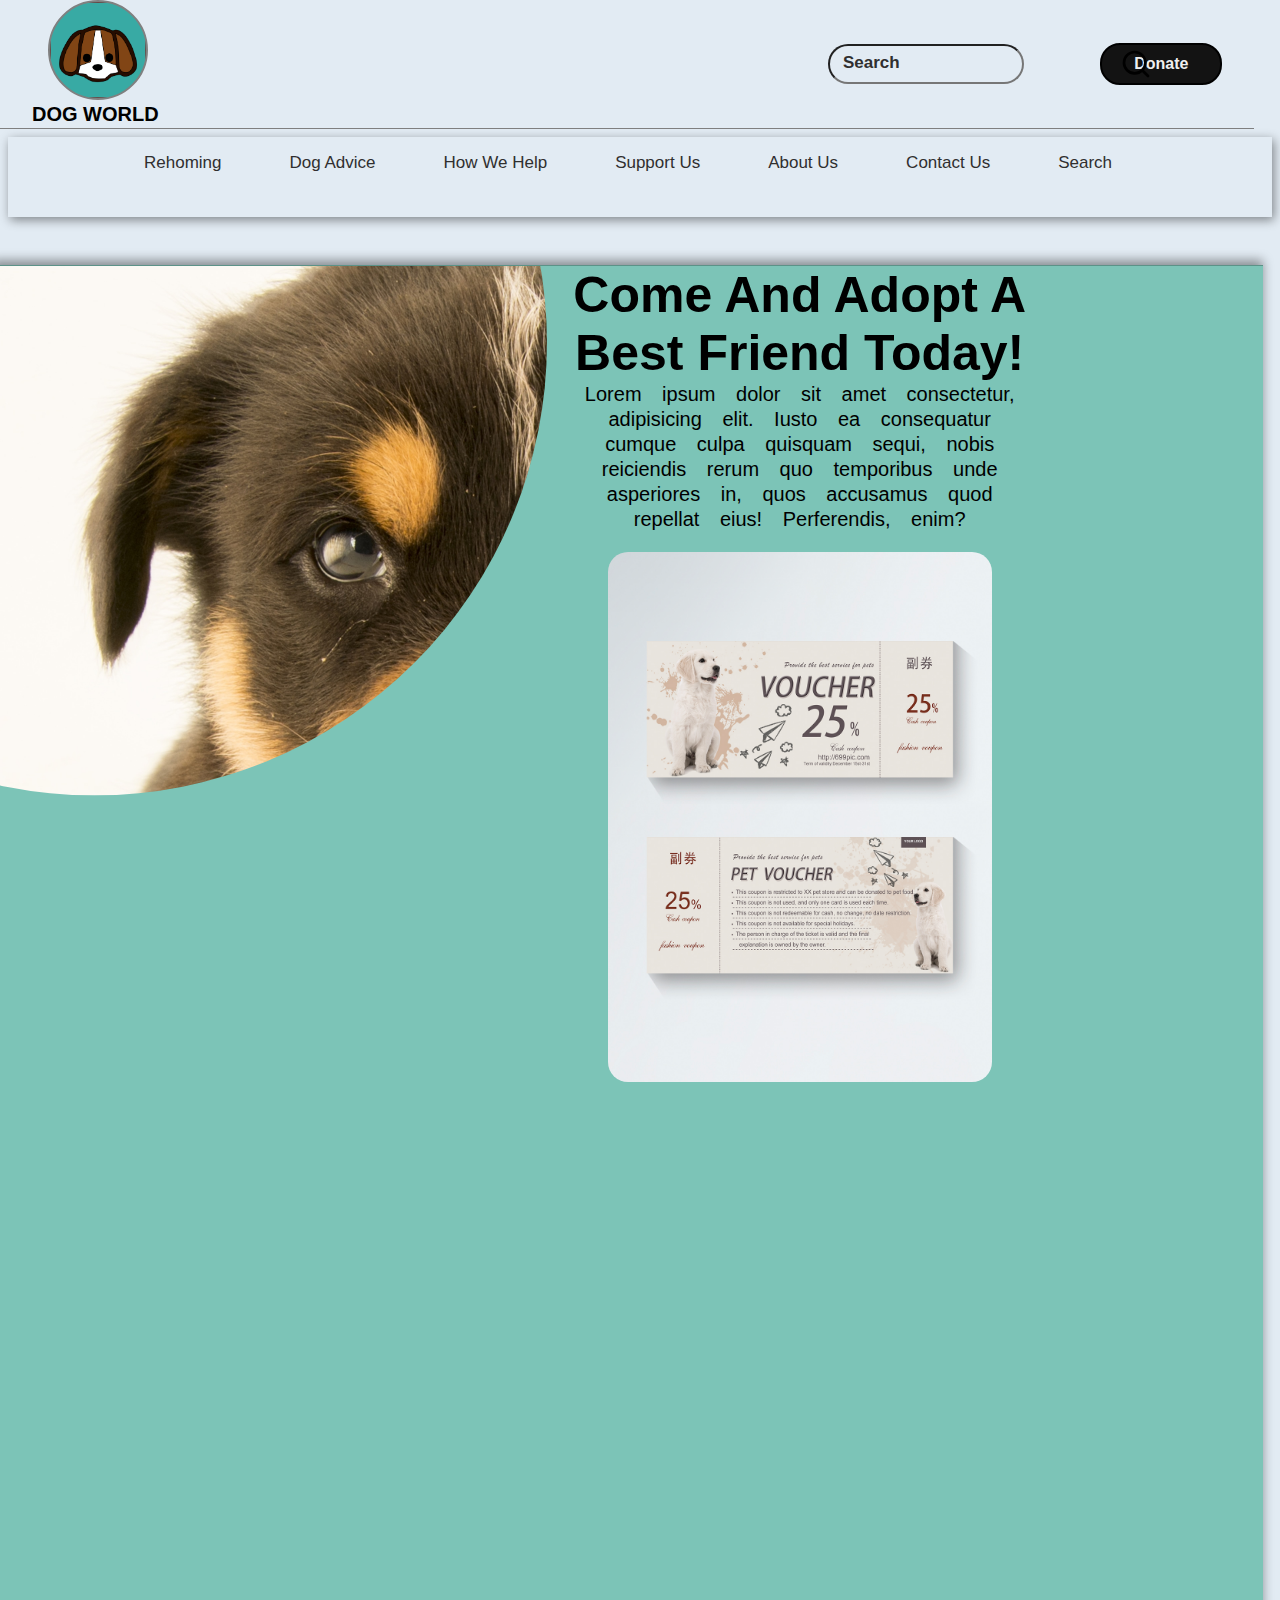
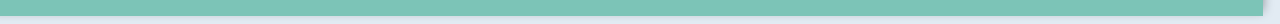
<file: Pet_Website/index.html>
<!DOCTYPE html>
<html lang="en">
<head>
    <meta charset="UTF-8">
    <meta http-equiv="X-UA-Compatible" content="IE=edge">
    <meta name="viewport" content="width=device-width, initial-scale=1.0">
    <link rel="stylesheet" href="main.css">
    <title>Our Pets</title>
</head>
<body>
    <header>
        <div class="navDiv">
            <div class="logo">
                <img src="petIcon.png" width="100px"alt="" class="imgL">
                <div class="words" id="words">DOG WORLD</div>
            </div>
            <div class="search">
                <input class="s" type="text" placeholder="Search">
                <img src="search.svg" class="searchIcon" alt="">
                <div class="d" id="d">
                    Donate
                </div>
            </div>
            
        </div>
        <nav class="nav" id="nav">
            <ul id="menu">
                <li class="ham"><img src="menu.png" > </li>
                <a href=""><li class="ulLi">Rehoming</li></a>
                <a href=""><li class="ulLi">Dog Advice</li></a>
                <a href=""><li class="ulLi">How We Help</li></a>
                <a href=""><li class="ulLi">Support Us</li></a>
                <a href=""><li class="ulLi">About Us</li></a>
                <a href=""><li class="ulLi"> Contact Us</li></a>
                <a href=""><li class="ulLi">Search</li></a>
            </ul>
        </nav>
        <main class="content1">
            <div class="imgA">
                <img src="CuteDog.jpg" class="cuteDog" alt="">
            </div>
            <div class="Adopt">
                Come And Adopt A Best Friend Today!
                <div class="adoptContent">
                    Lorem ipsum dolor sit amet consectetur, adipisicing elit. 
                    Iusto ea consequatur cumque culpa quisquam sequi,
                     nobis reiciendis rerum quo temporibus unde asperiores in,
                      quos accusamus quod repellat eius! Perferendis, enim?
                </div>
                <div class="Vou">
                    <img src="petVoucher.jpg" alt="" class="petVoucher">
                </div>
            </div>
            <div>
                
            </div>
            <div>

            </div>
 
        </main>
    </header>
    <script src="main.js">

    </script>
</body>
</html>
</file>
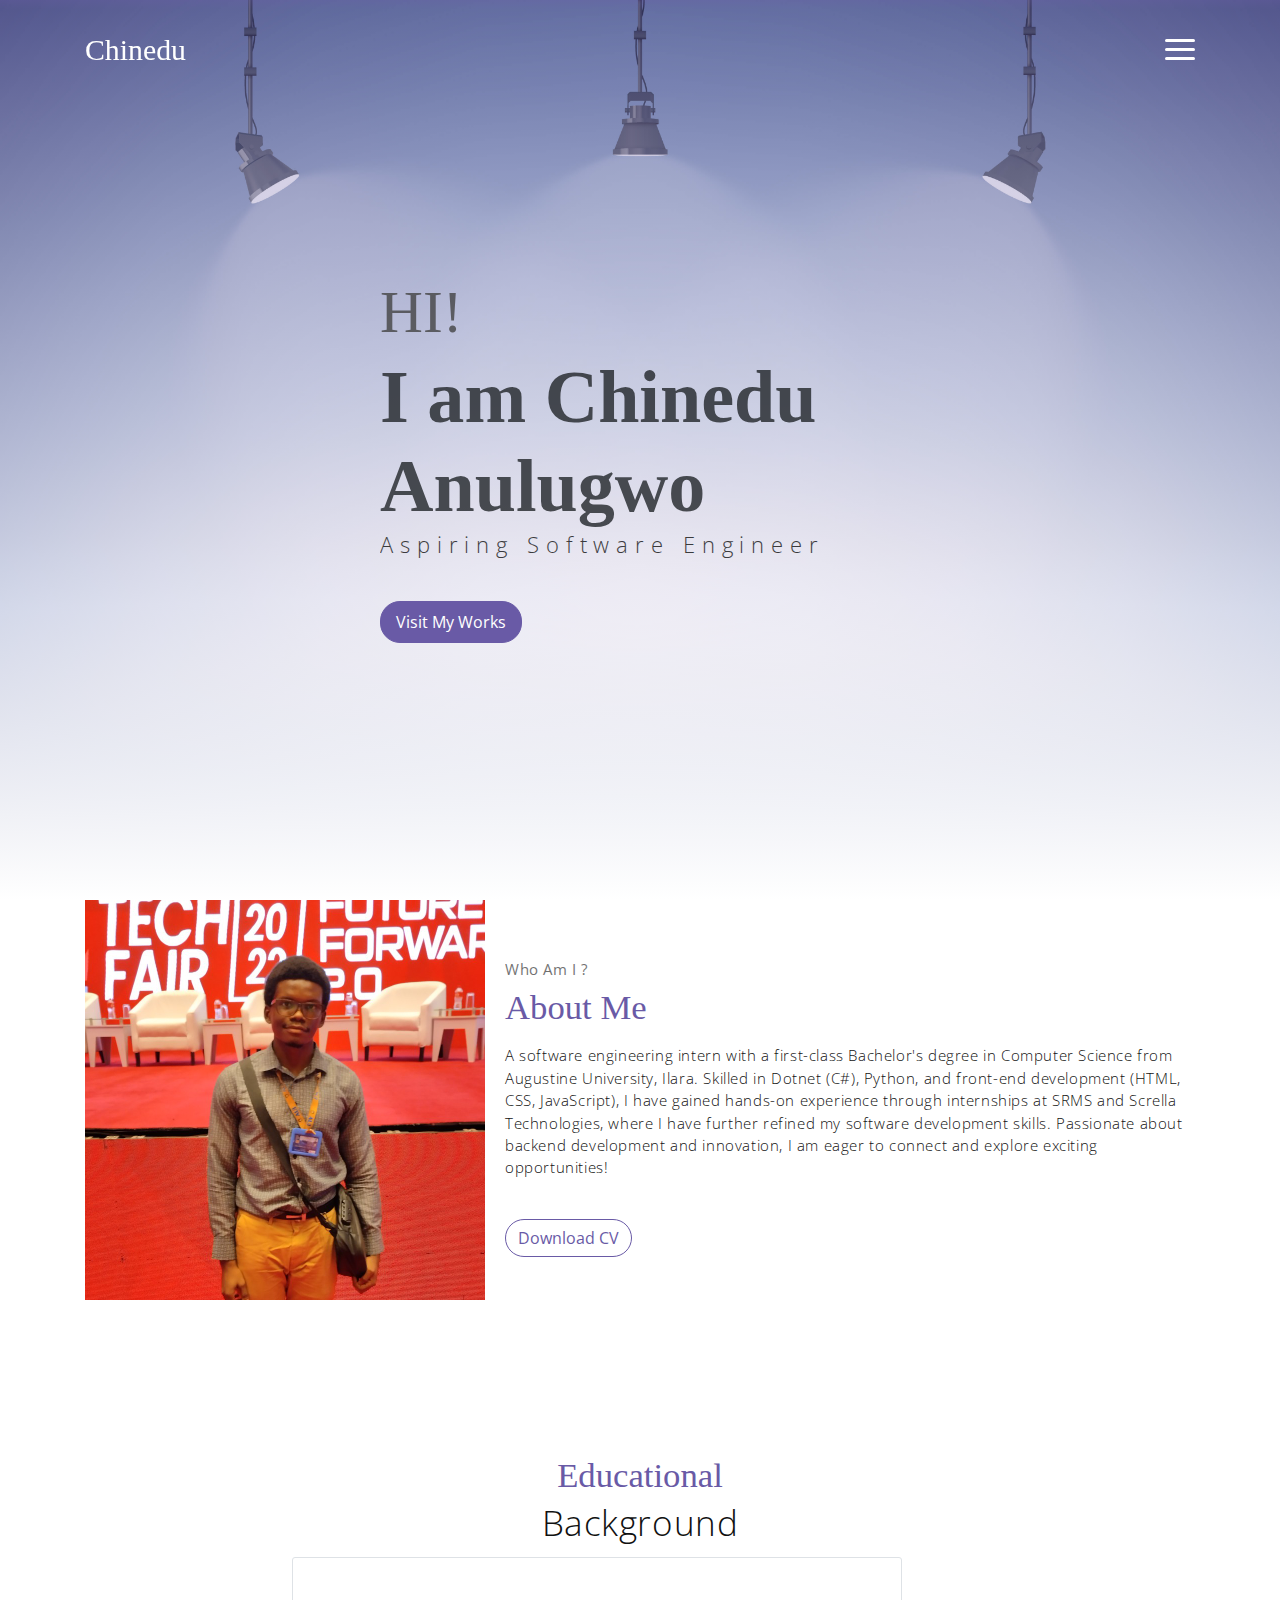
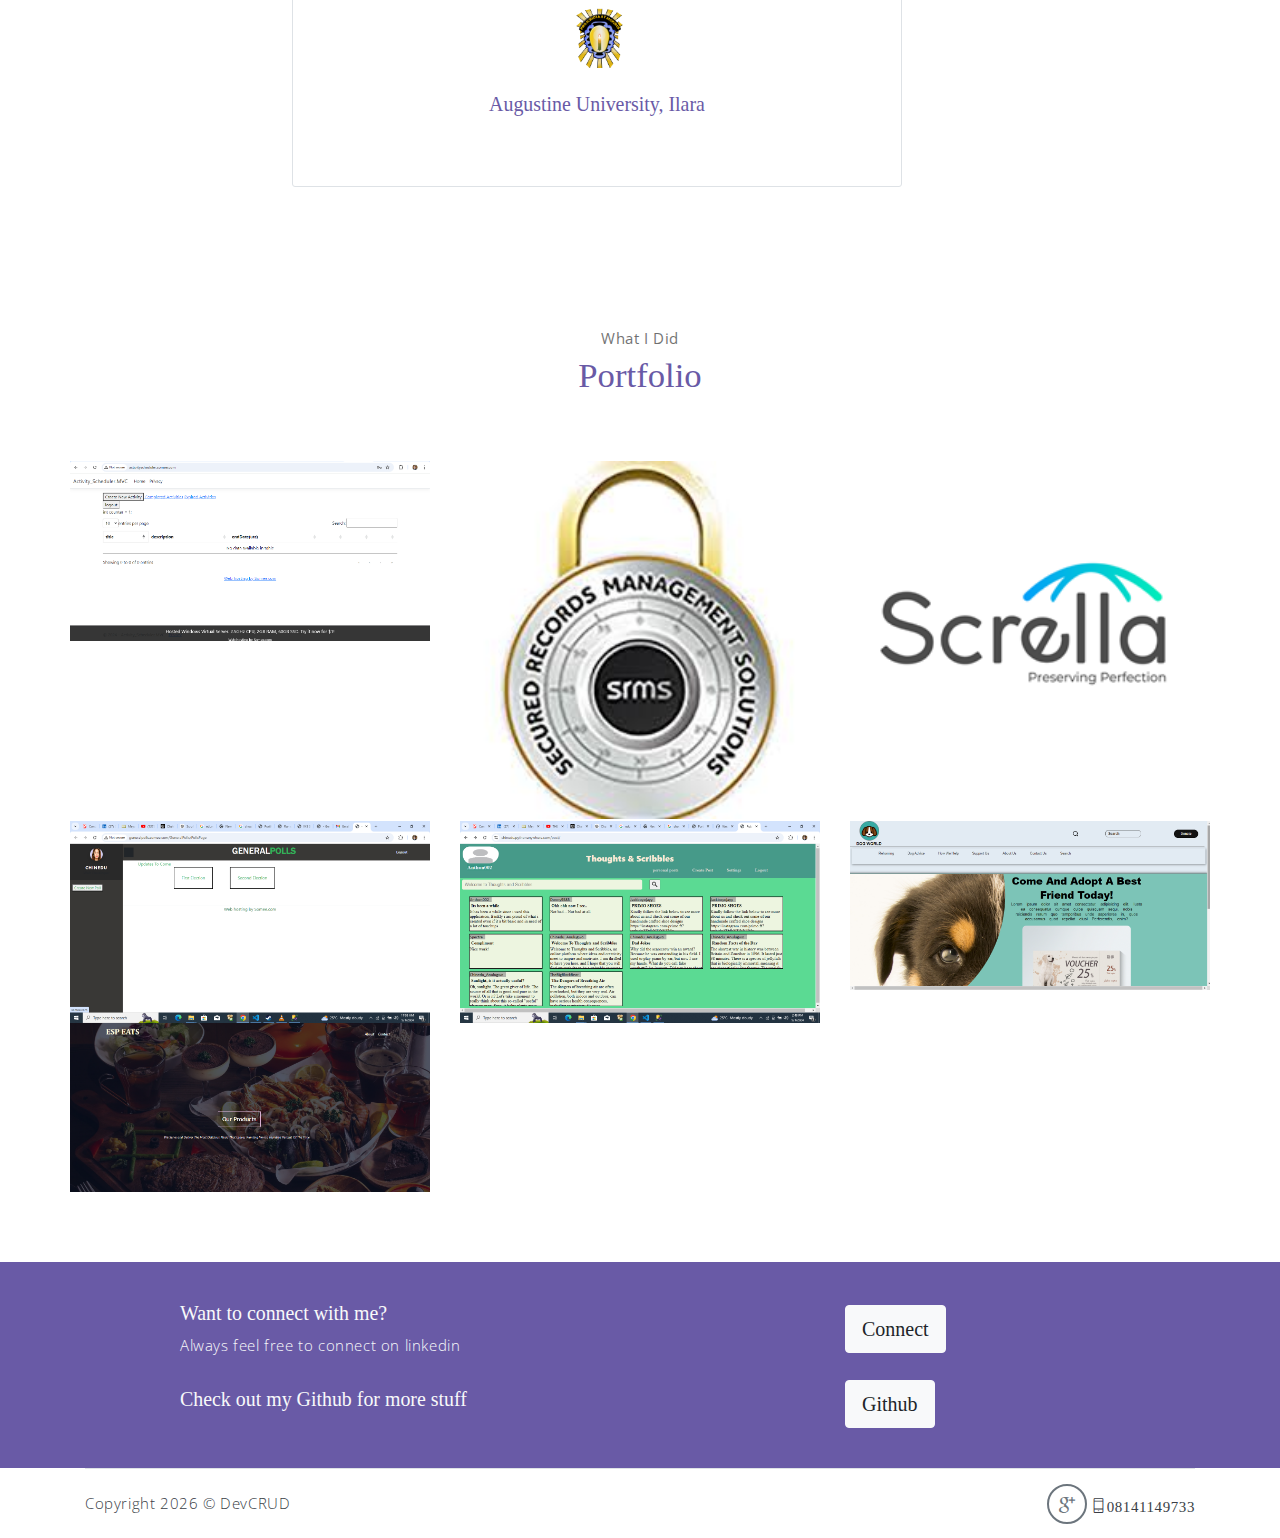
<file: PorfolioWebsite/public_html/index.html>
<!DOCTYPE html>
<html lang="en">

<head>
    <meta charset="utf-8">
    <meta name="viewport" content="width=device-width, initial-scale=1, shrink-to-fit=no">
    <meta name="description" content="Start your development with Meyawo landing page.">
    <meta name="author" content="Devcrud">
    <title> Portfolio Website</title>
    <!-- font icons -->
    <link rel="stylesheet" href="assets/vendors/themify-icons/css/themify-icons.css">
    <!-- Bootstrap + Meyawo main styles -->
    <link rel="stylesheet" href="assets/css/meyawo.css">
</head>

<body data-spy="scroll" data-target=".navbar" data-offset="40" id="home">

    <!-- Page Navbar -->
    <nav class="custom-navbar" data-spy="affix" data-offset-top="20">
        <div class="container">
            <a class="logo" href="#">Chinedu</a>
            <ul class="nav">
                <li class="item">
                    <a class="link" href="#home">Home</a>
                </li>
                <li class="item">
                    <a class="link" href="#about">About</a>
                </li>
                <li class="item">
                    <a class="link" href="#portfolio">Portfolio</a>
                </li>
                <li class="item">
                    <a class="link" href="skills">Skills</a>
                </li>
                <li class="item">
                    <a class="link" id="contact">Contact</a>
                </li>
            </ul>
            <a href="javascript:void(0)" id="nav-toggle" class="hamburger hamburger--elastic">
                <div class="hamburger-box">
                    <div class="hamburger-inner"></div>
                </div>
            </a>
        </div>
    </nav><!-- End of Page Navbar -->

    <!-- page header -->
    <header id="home" class="header">
        <div class="overlay"></div>
        <div class="header-content container">
            <h1 class="header-title">
                <span class="up">HI!</span>
                <span class="down">I am Chinedu Anulugwo</span>
            </h1>
            <p class="header-subtitle">Aspiring Software Engineer</p>

            <button id="VisitMyWork" class="btn btn-primary">Visit My Works</button>
        </div>
    </header><!-- end of page header -->

    <!-- about section -->
    <section class="section pt-0" id="about">
        <!-- container -->
        <div class="container text-center">
            <!-- about wrapper -->
            <div class="about">
                <div class="about-img-holder">
                    <img src="assets/imgs/profile picture.jfif" class="about-img"
                        alt="Download free bootstrap 4 landing page, free boootstrap 4 templates, Download free bootstrap 4.1 landing page, free boootstrap 4.1.1 templates, meyawo Landing page">
                </div>
                <div class="about-caption">
                    <p class="section-subtitle">Who Am I ?</p>
                    <h2 class="section-title mb-3">About Me</h2>
                    <p>
                        A software engineering intern with a first-class Bachelor's degree in Computer Science from Augustine University, Ilara. Skilled in Dotnet (C#), Python, and front-end development (HTML, CSS, JavaScript), I have gained hands-on experience through internships at SRMS and Scrella Technologies, where I have further refined my software development skills. Passionate about backend development and innovation, I am eager to connect and explore exciting opportunities!
                    </p>
                    <button class="btn-rounded btn btn-outline-primary mt-4"><a href="assets/files/CV.pdf"
                            download="CV.pdf"> Download CV </a></button>
                </div>
            </div><!-- end of about wrapper -->
        </div><!-- end of container -->
    </section> <!-- end of about section -->

    <!-- service section -->
    <section class="section" id="service">
        <div class="container text-center">
            <h6 class="section-title mb-0">Educational</h6>
            <p class="section-title mb-2">Background</p>
            <!-- row -->
            <div class="row" id="EducationContainer">

                <div class="col-md-6 col-lg-3">
                    <div class="service-card">
                        <div class="body">
                            <img src="assets/imgs/St._Augustine_University_logo.png" style="width:80px; "
                                alt="Download free bootstrap 4 landing page, free boootstrap 4 templates, Download free bootstrap 4.1 landing page, free boootstrap 4.1.1 templates, meyawo Landing page"
                                class="icon">
                            <h6 class="title">Augustine University, Ilara</h6>
                            <p class="subtitle">Driven by a passion for technology and programming, I pursued a Computer
                                Science degree at Augustine University Ilara, where I honed my understanding of
                                programming principles. Graduating with First-Class honors, I believe this achievement
                                showcases my commitment to excellence and continuous growth in software development.</p>
                        </div>
                    </div>
                </div>
            </div><!-- end of row -->
        </div>
    </section><!-- end of service section -->

    <!-- portfolio section -->
    <section class="section" id="portfolio">
        <div class="container text-center">
            <p class="section-subtitle">What I Did</p>
            <h6 class="section-title mb-6">Portfolio</h6>
            <!-- row -->
            <div class="row">
                <div class="row">
                    <div class="col-md-4">
                        <a href="ActivityScheduler.html" class="portfolio-card">
                            <img src="assets/imgs/Activity_Scheduler.png" class="portfolio-card-img"
                                alt="Download free bootstrap 4 landing page, free boootstrap 4 templates, Download free bootstrap 4.1 landing page, free boootstrap 4.1.1 templates, meyawo Landing page">
                            <span class="portfolio-card-overlay">
                                <span class="portfolio-card-caption">
                                    <h4>WebApp Development</h5>
                                        <p class="font-weight-normal"> Activity Scheduler</p>
                                </span>
                            </span>
                        </a>
                    </div>
                    <div class="col-md-4">
                        <a href="SRMS.html" class="portfolio-card">
                            <img src="assets/imgs/SRMS.jfif" class="portfolio-card-img"
                                alt="Download free bootstrap 4 landing page, free boootstrap 4 templates, Download free bootstrap 4.1 landing page, free boootstrap 4.1.1 templates, meyawo Landing page">
                            <span class="portfolio-card-overlay">
                                <span class="portfolio-card-caption">
                                    <h4>Internship</h5>
                                        <b>at</b>
                                        <p class="font-weight-normal"> Secured Records Managment Solutions</p>
                                </span>
                            </span>
                        </a>
                    </div>

                    <div class="col-md-4">
                        <a href="Scrella.html" class="portfolio-card">
                            <img src="assets/imgs/scrella.png" class="portfolio-card-img"
                                alt="Download free bootstrap 4 landing page, free boootstrap 4 templates, Download free bootstrap 4.1 landing page, free boootstrap 4.1.1 templates, meyawo Landing page">
                            <span class="portfolio-card-overlay">
                                <span class="portfolio-card-caption">
                                    <h4>Internship</h5>
                                        <b>at</b>
                                        <p class="font-weight-normal"> Scrella Technologies</p>
                                </span>
                            </span>
                        </a>
                    </div>
                    <div class="col-md-4">
                        <a href="GeneralPolls.html" class="portfolio-card">
                            <img class="portfolio-card-img" src="assets/imgs/GeneralPolls.png"
                                class="img-responsive rounded"
                                alt="Download free bootstrap 4 landing page, free boootstrap 4 templates, Download free bootstrap 4.1 landing page, free boootstrap 4.1.1 templates, meyawo Landing page">
                            <span class="portfolio-card-overlay">
                                <span class="portfolio-card-caption">
                                    <h4>WebApp Development</h5>
                                        <p class="font-weight-normal">GeneralPolls</p>
                                </span>
                            </span>
                        </a>
                    </div>
                    <div class="col-md-4">
                        <a href="ThoughtsAndScribble.html" class="portfolio-card">
                            <img class="portfolio-card-img" src="assets/imgs/thoughtsAndScribbles.png"
                                class="img-responsive rounded"
                                alt="Download free bootstrap 4 landing page, free boootstrap 4 templates, Download free bootstrap 4.1 landing page, free boootstrap 4.1.1 templates, meyawo Landing page">
                            <span class="portfolio-card-overlay">
                                <span class="portfolio-card-caption">
                                    <h4>WebApp Development</h5>
                                        <p class="font-weight-normal">Thoughts and Scribbles</p>
                                </span>
                            </span>
                        </a>
                    </div>

                    <div class="col-md-4">
                        <a href="DogWorld.html" class="portfolio-card">
                            <img class="portfolio-card-img" src="assets/imgs/DogWorld.png"
                                class="img-responsive rounded"
                                alt="Download free bootstrap 4 landing page, free boootstrap 4 templates, Download free bootstrap 4.1 landing page, free boootstrap 4.1.1 templates, meyawo Landing page">
                            <span class="portfolio-card-overlay">
                                <span class="portfolio-card-caption">
                                    <h4>Web Design</h5>
                                        <p class="font-weight-normal">Dog World</p>
                                </span>
                            </span>
                        </a>
                    </div>

                    <div class="col-md-4">
                        <a href="ESPEats.html" class="portfolio-card">
                            <img class="portfolio-card-img" src="assets/imgs/ESPEats.png" class="img-responsive rounded"
                                alt="Download free bootstrap 4 landing page, free boootstrap 4 templates, Download free bootstrap 4.1 landing page, free boootstrap 4.1.1 templates, meyawo Landing page">
                            <span class="portfolio-card-overlay">
                                <span class="portfolio-card-caption">
                                    <h4>Web Development</h5>
                                        <p class="font-weight-normal">Esp Eats</p>
                                </span>
                            </span>
                        </a>
                    </div>
                </div>
            </div><!-- end of container -->
    </section> <!-- end of portfolio section -->

    <!-- section -->
    <section class="section-sm bg-primary">
        <!-- container -->
        <div class="container text-center text-sm-left">
            <!-- row -->
            <div class="row align-items-center">
                <div class="col-sm offset-md-1 mb-4 mb-md-0">
                    <h6 class="title text-light">Want to connect with me?</h6>
                    <p class="m-0 text-light">Always feel free to connect on linkedin</p>
                </div>
                <div class="col-sm offset-sm-2 offset-md-3">
                    <a target="_" href="https://www.linkedin.com/in/chinedu-anulugwo-a64902253"> <button
                            class="btn btn-lg my-font btn-light rounded">Connect</button> </a>
                </div>
            </div> <!-- end of row -->
        </div> <!-- end of container -->
        <!-- container -->
        <br>
        <div class="container text-center text-sm-left">
            <!-- row -->
            <div class="row align-items-center">
                <div class="col-sm offset-md-1 mb-4 mb-md-0">
                    <h6 class="title text-light"> Check out my Github for more stuff</h6>
                </div>
                <div class="col-sm offset-sm-2 offset-md-3">
                    <a target="_" href="https://github.com/Anthon002"> <button
                            class="btn btn-lg my-font btn-light rounded">Github</button> </a>
                </div>
            </div> <!-- end of row -->
        </div> <!-- end of container -->
    </section> <!-- end of section -->


    <!-- blog section -->
    <div class="container">
        <footer class="footer">
            <p class="mb-0">Copyright
                <script>document.write(new Date().getFullYear())</script> &copy; <a
                    href="http://www.devcrud.com">DevCRUD</a>
            </p>
            <div class="social-links text-right m-auto ml-sm-auto">
                <a href="mailto:chineduanulugwo@gmail.com" class="link"><i class="ti-google"></i></a>
                <p><i class="ti-mobile">08141149733</i></p>
            </div>
        </footer>
    </div> <!-- end of page footer -->

    <!-- core  -->
    <script src="assets/vendors/jquery/jquery-3.4.1.js"></script>
    <script src="assets/vendors/bootstrap/bootstrap.bundle.js"></script>

    <!-- bootstrap 3 affix -->
    <script src="assets/vendors/bootstrap/bootstrap.affix.js"></script>

    <!-- Meyawo js -->
    <script src="assets/js/index.js"></script>

</body>

</html>
</file>
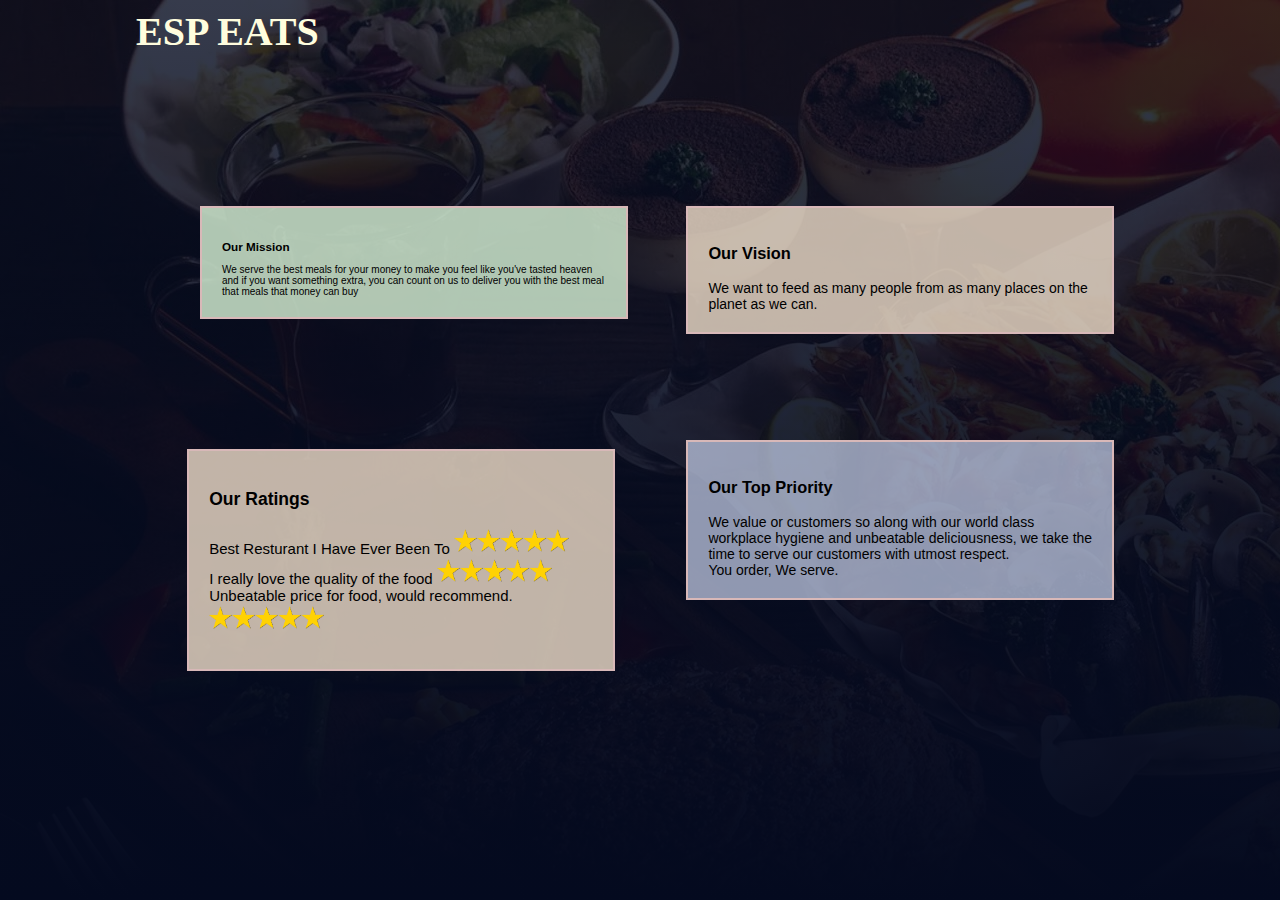
<file: Resturant/about.html>
<!DOCTYPE html>
<html lang="en">
    <head>
        <link rel="stylesheet" href="about.css">
        <meta charset="UTF-8">
        <meta name="viewport" content="width=device-width, initial-scale=1.0">
        <title>
            About Us
        </title>
    </head>
    <body>
        <span class="container">
            <a href="Index.html">
                <span class="logo">
                    ESP EATS
                </span>
            </a>
        </span>
        <main>
            <article>
                <span class="container2">
                    <span class="mission">
                        <h3>Our Mission</h3>
                        We serve the best meals for your money to make you feel like you've tasted heaven and if you 
                        want something extra, you can count on us to deliver you with the best meal that meals that
                        money can buy
                    </span>
                    <span class="vision">
                       <h3>Our Vision</h3> 
                       We want to feed as many people from as many places on the planet as we can. 
                    </span>
                    <span class="value">
                       <h3>Our Top Priority </h3>
                       We value or customers so along with our world class workplace hygiene and unbeatable deliciousness,
                       we take the time to serve our customers with utmost respect. <br>
                       You order, We serve.
                    </span>
                    <span class="ratings">
                        <h3>Our Ratings</h3>
                        <p> 
                            <span class="person1">Best Resturant I Have Ever Been To
                                <img class="rating" src="rating.png" alt="">
                            </span>
                            <br>
                            <span class="person1">I really love the quality of the food
                                <img class="rating" src="rating.png" alt="">
                            </span>
                            <br>
                            <span class="person1">Unbeatable price for food, would recommend.
                                <img class="rating" src="rating.png" alt="">
                            </span>
                            
                        </p>
                    </span>
                </span>
            </article>
        </main>
    </body>
</html>
</file>
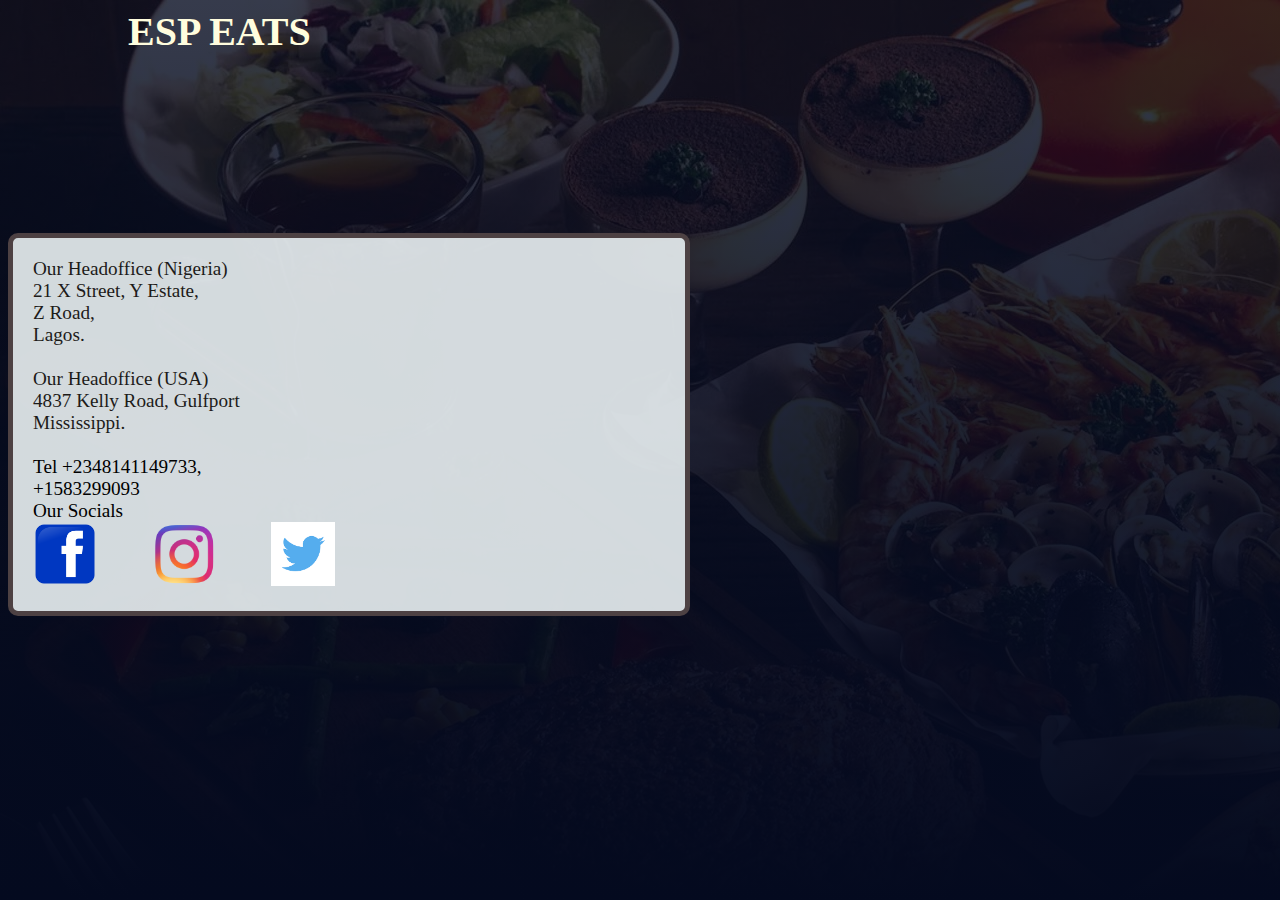
<file: Resturant/contact.html>
<!DOCTYPE html>
<html lang="en">
<head>
    <link rel="stylesheet" href="contact.css">
    <meta charset="UTF-8">
    <meta http-equiv="X-UA-Compatible" content="IE=edge">
    <meta name="viewport" content="width=device-width, initial-scale=1.0">
    <title>Contact</title>
</head>
<body>
    <div class="head">
        <span class="logo">
            <a href="Index.html">ESP EATS</a>
        </span>
    </div>
    <div class="container">
        <span class="address">
            Our Headoffice (Nigeria) <br>
             21 X Street, Y Estate, <br>
             Z Road,<br>
             Lagos. <br>
             <br>

             Our Headoffice (USA) <br>
             4837 Kelly Road, Gulfport <br>
             Mississippi.
             <br>
             <br>

        </span>
        <span class="phone">
            Tel +2348141149733,
            <br>
            +1583299093
        </span>
        <span class="socialmedia">
            <br>
            Our Socials <br>
            <a href=""> <img class="facebook" src="facebook.png" alt=""></a>
            <a href=""> <img src="insta.png" alt="" class="insta"> </a>
             <a href=""><img src="Twitter.png" alt="" class="twitter"></a>

        </span>
    </div>
    
</body>
</html>
</file>
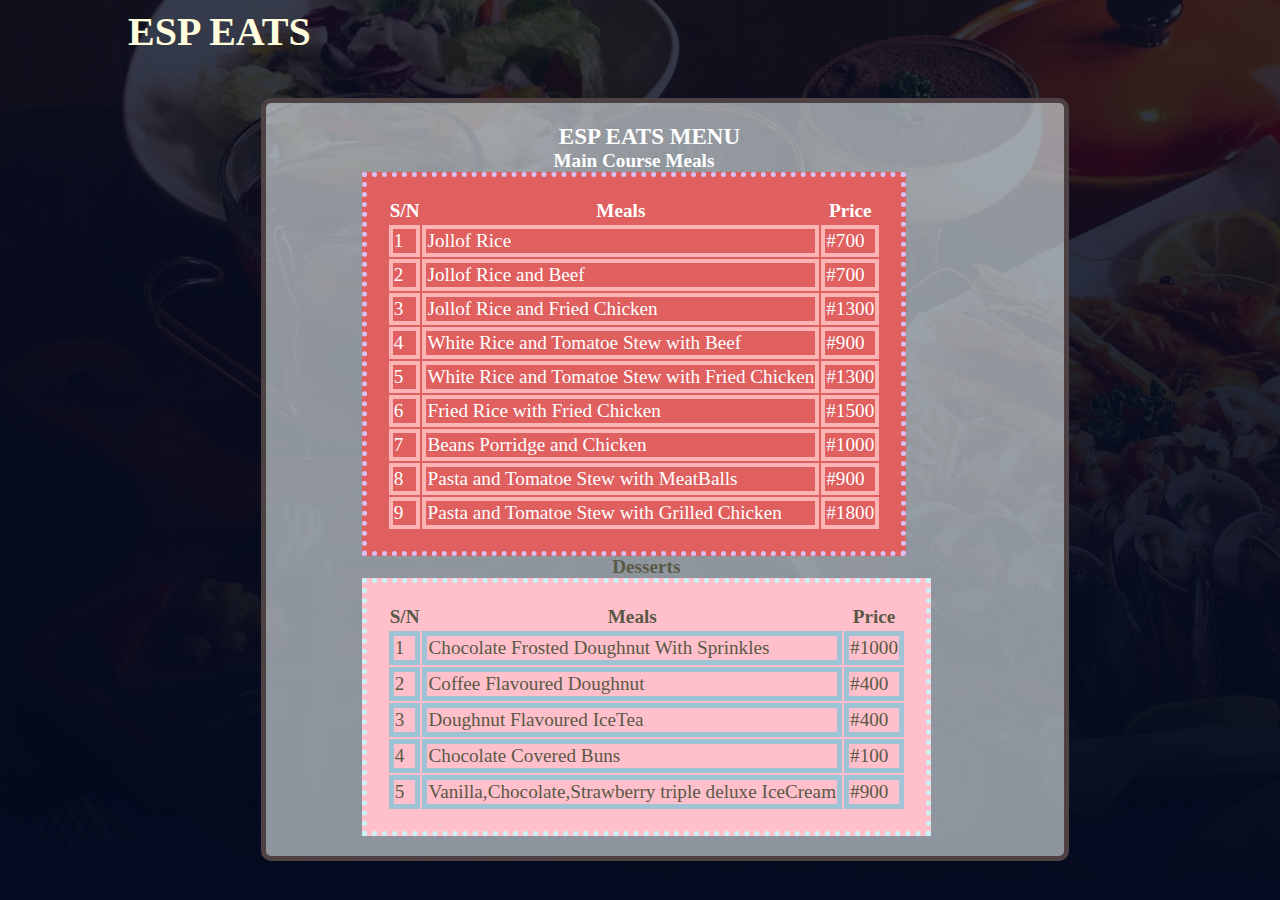
<file: Resturant/products.html>
<!DOCTYPE html>
<html lang="en">
<head>
    <link rel="stylesheet" href="products.css">
    <meta charset="UTF-8">
    <meta http-equiv="X-UA-Compatible" content="IE=edge">
    <meta name="viewport" content="width=device-width, initial-scale=1.0"> 
    <title>What We Serve</title>
</head>
<body>
    <div class="head">
        <a href="Index.html">
            <span class="logo">
                ESP EATS
            </span>
        </a>
    </div>
    <div class="container">
        <span class="menu_t">ESP EATS MENU</span>
        <div class="menu">
         <table class="Main" >
            <caption style="font-weight:bold ;"> Main Course Meals</caption>
            <thead>
                <tr>
                    <th>S/N</th>
                    <th>Meals</th>
                    <th>Price</th>
                </tr>
            </thead>
            <tbody>
                <tr>
                    <td class="td_main">1</td>
                    <td class="td_main">Jollof Rice</td>
                    <td class="td_main">#700</td>
                </tr>
                <tr>
                    <td class="td_main">2</td>
                    <td class="td_main">Jollof Rice and Beef</td>
                    <td class="td_main">#700</td>
                </tr>
                <tr>
                    <td class="td_main">3</td>
                    <td class="td_main">Jollof Rice and Fried Chicken</td>
                    <td class="td_main">#1300</td>
                </tr>
                <tr>
                    <td class="td_main">4</td>
                    <td class="td_main">White Rice and Tomatoe Stew with Beef</td>
                    <td class="td_main">#900</td>
                </tr>
                <tr>
                    <td class="td_main">5</td>
                    <td class="td_main">White Rice and Tomatoe Stew with Fried Chicken</td>
                    <td class="td_main">#1300</td>
                </tr>
                <tr>
                    <td class="td_main">6</td>
                    <td class="td_main">Fried Rice with Fried Chicken</td>
                    <td class="td_main">#1500</td>
                </tr>
                <tr>
                    <td class="td_main">7</td>
                    <td class="td_main">Beans Porridge and Chicken</td>
                    <td class="td_main">#1000</td>
                </tr>
                <tr>
                    <td class="td_main">8</td>
                    <td class="td_main">Pasta and Tomatoe Stew with MeatBalls</td>
                    <td class="td_main">#900</td>
                </tr>
                <tr>
                    <td class="td_main">9</td>
                    <td class="td_main">Pasta and Tomatoe Stew with Grilled Chicken</td>
                    <td class="td_main">#1800</td>
                </tr>
            </tbody>
         </table>
         <table class="dessert">
            <caption style="font-weight:bold ;">Desserts</caption>
            <thead>
                <tr>
                    <th>S/N</th>
                    <th>Meals</th>
                    <th>Price</th>   
                </tr>
            </thead>
            <tbody>
                <tr>
                    <td class="td_dessert">1</td>
                    <td class="td_dessert">Chocolate Frosted Doughnut With Sprinkles</td>
                    <td class="td_dessert">#1000</td>
                </tr>
                <tr>
                    <td class="td_dessert">2</td>
                    <td class="td_dessert">Coffee Flavoured Doughnut</td>
                    <td class="td_dessert">#400</td>
                </tr>
                <tr>
                    <td class="td_dessert">3</td>
                    <td class="td_dessert">Doughnut Flavoured IceTea</td>
                    <td class="td_dessert">#400</td>
                </tr>
                <tr>
                    <td class="td_dessert">4</td>
                    <td class="td_dessert">Chocolate Covered Buns</td>
                    <td class="td_dessert">#100</td>
                </tr>
                <tr>
                    <td class="td_dessert">5</td>
                    <td class="td_dessert">Vanilla,Chocolate,Strawberry triple deluxe IceCream</td>
                    <td class="td_dessert">#900</td>
                </tr>
            </tbody>
         </table>
        </div>
    </div>
</body>
</html>
</file>
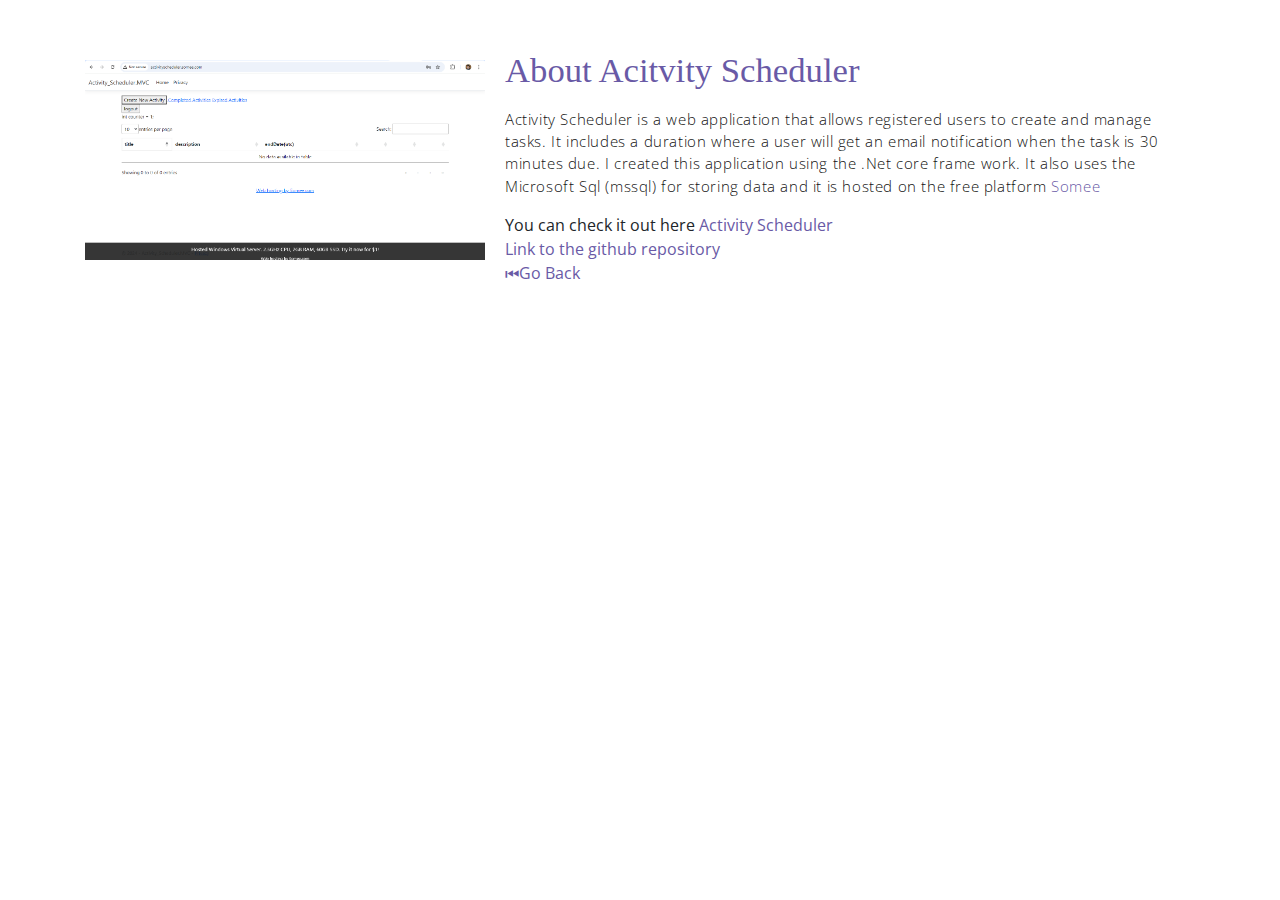
<file: PorfolioWebsite/public_html/ActivityScheduler.html>
<!DOCTYPE html>
<html lang="en">
<head>
	<meta charset="utf-8">
    <meta name="viewport" content="width=device-width, initial-scale=1, shrink-to-fit=no">
    <meta name="description" content="Start your development with Meyawo landing page.">
    <meta name="author" content="Devcrud">
    <title> Portfolio Website</title>
    <!-- font icons -->
    <link rel="stylesheet" href="assets/vendors/themify-icons/css/themify-icons.css">
    <!-- Bootstrap + Meyawo main styles -->
	<link rel="stylesheet" href="assets/css/meyawo.css">
</head>
<body data-spy="scroll" data-target=".navbar" data-offset="40" id="home">
    <!-- about section -->
    <section class="section pt-0" id="about">
        <!-- container -->
        <div class="container text-center">
            <!-- about wrapper -->
            <div class="about" id="aboutApplicationContainer">
                <div class="about-img-holder">
                    <img src="assets/imgs/Activity_Scheduler.png" class="about-img" alt="Download free bootstrap 4 landing page, free boootstrap 4 templates, Download free bootstrap 4.1 landing page, free boootstrap 4.1.1 templates, meyawo Landing page">
                </div>
                <div class="about-caption">
                    <h2 class="section-title mb-3">About Acitvity Scheduler</h2>
                    <p>
                        Activity Scheduler is a web application that allows registered users to create and manage tasks. It includes a duration where a user will get an email notification when the 
                        task is 30 minutes due. I created this application using the .Net core frame work. It also uses the Microsoft Sql (mssql) for storing data and it is hosted on the free platform <a href="somee.com"> Somee</a> 
                    </p>
                    You can check it out here <a href="http://activityscheduler.somee.com/" target="_blank">Activity Scheduler</a>
                    <br>
                    <a href="https://github.com/Anthon002/Activity_Scheduler">Link to the github repository</a>
                    <br>
                     <a href="index.html">⏮Go Back</a>
                </div>              
            </div><!-- end of about wrapper -->
        </div><!-- end of container -->
    </section> <!-- end of about section -->

	<!-- core  -->
    <script src="assets/vendors/jquery/jquery-3.4.1.js"></script>
    <script src="assets/vendors/bootstrap/bootstrap.bundle.js"></script>

    <!-- bootstrap 3 affix -->
	<script src="assets/vendors/bootstrap/bootstrap.affix.js"></script>

    <!-- Meyawo js -->
    <script src="assets/js/index.js"></script>

</body>
</html>
</file>
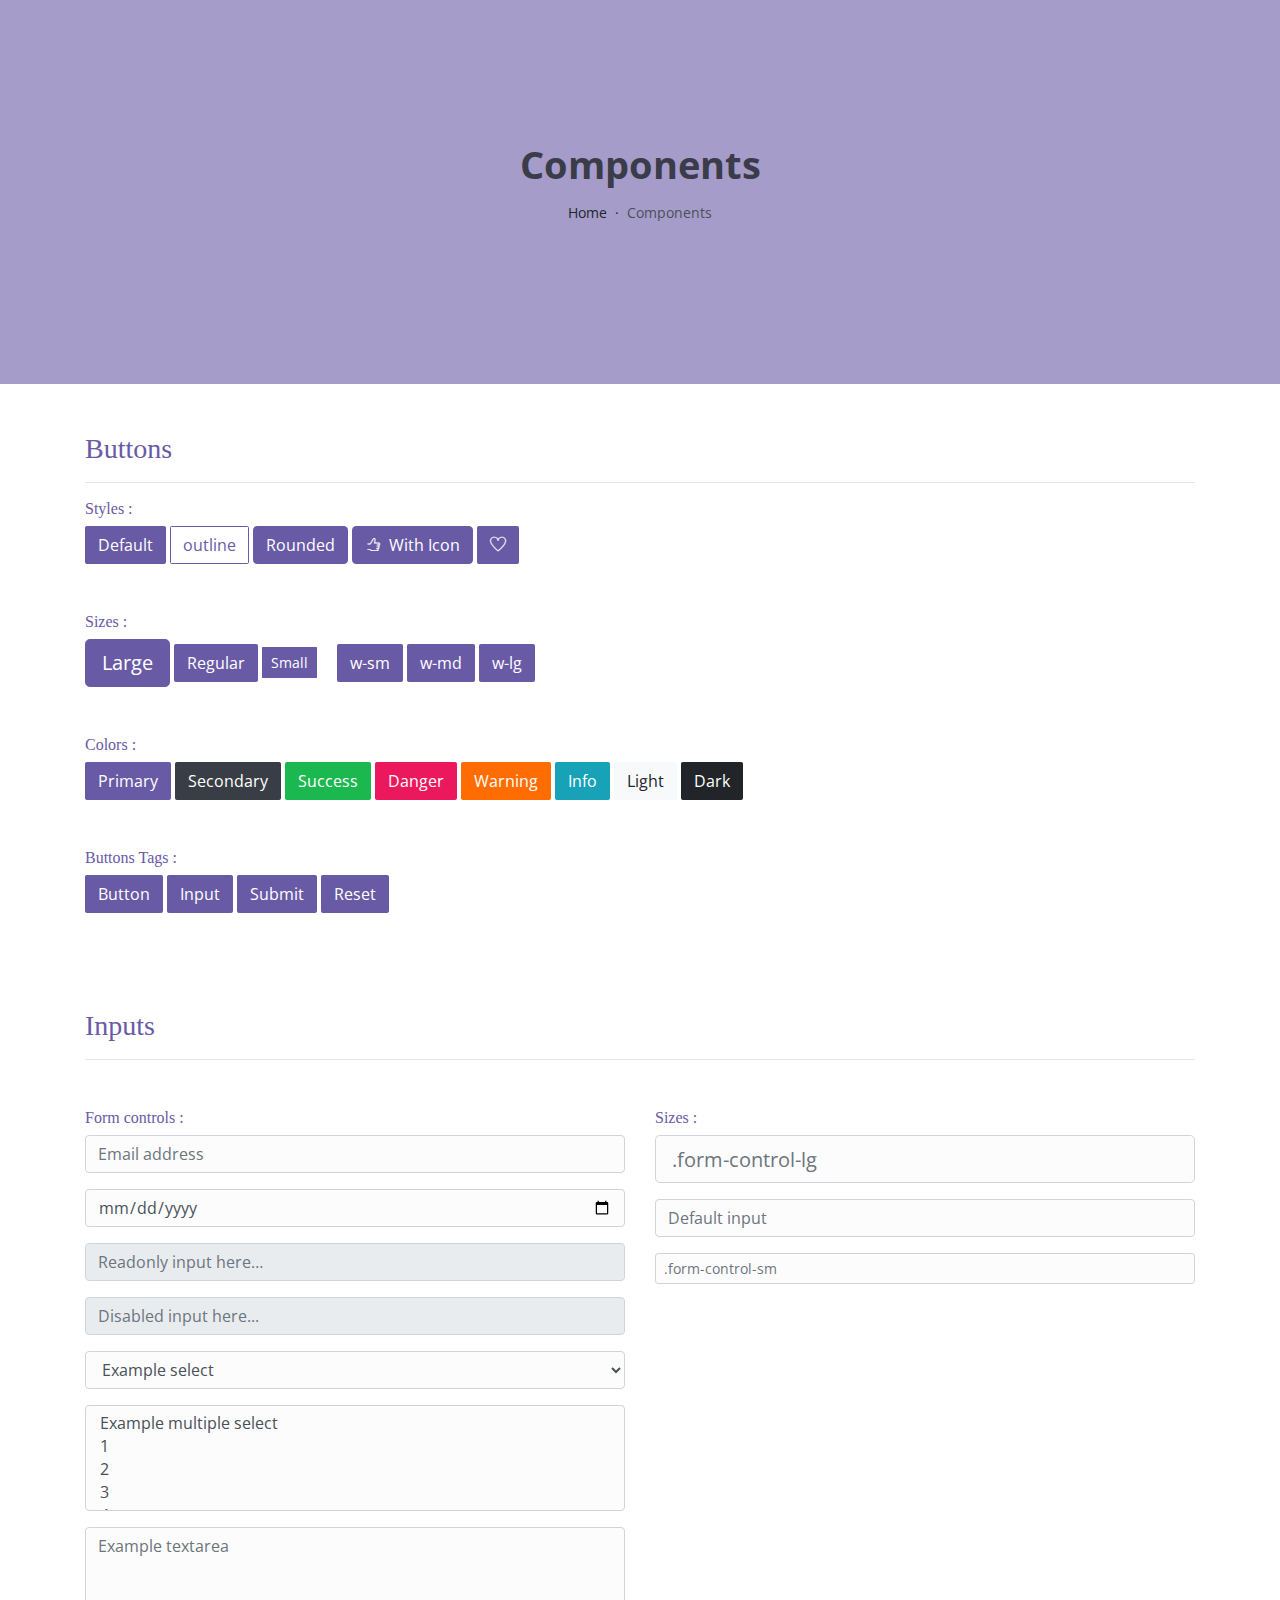
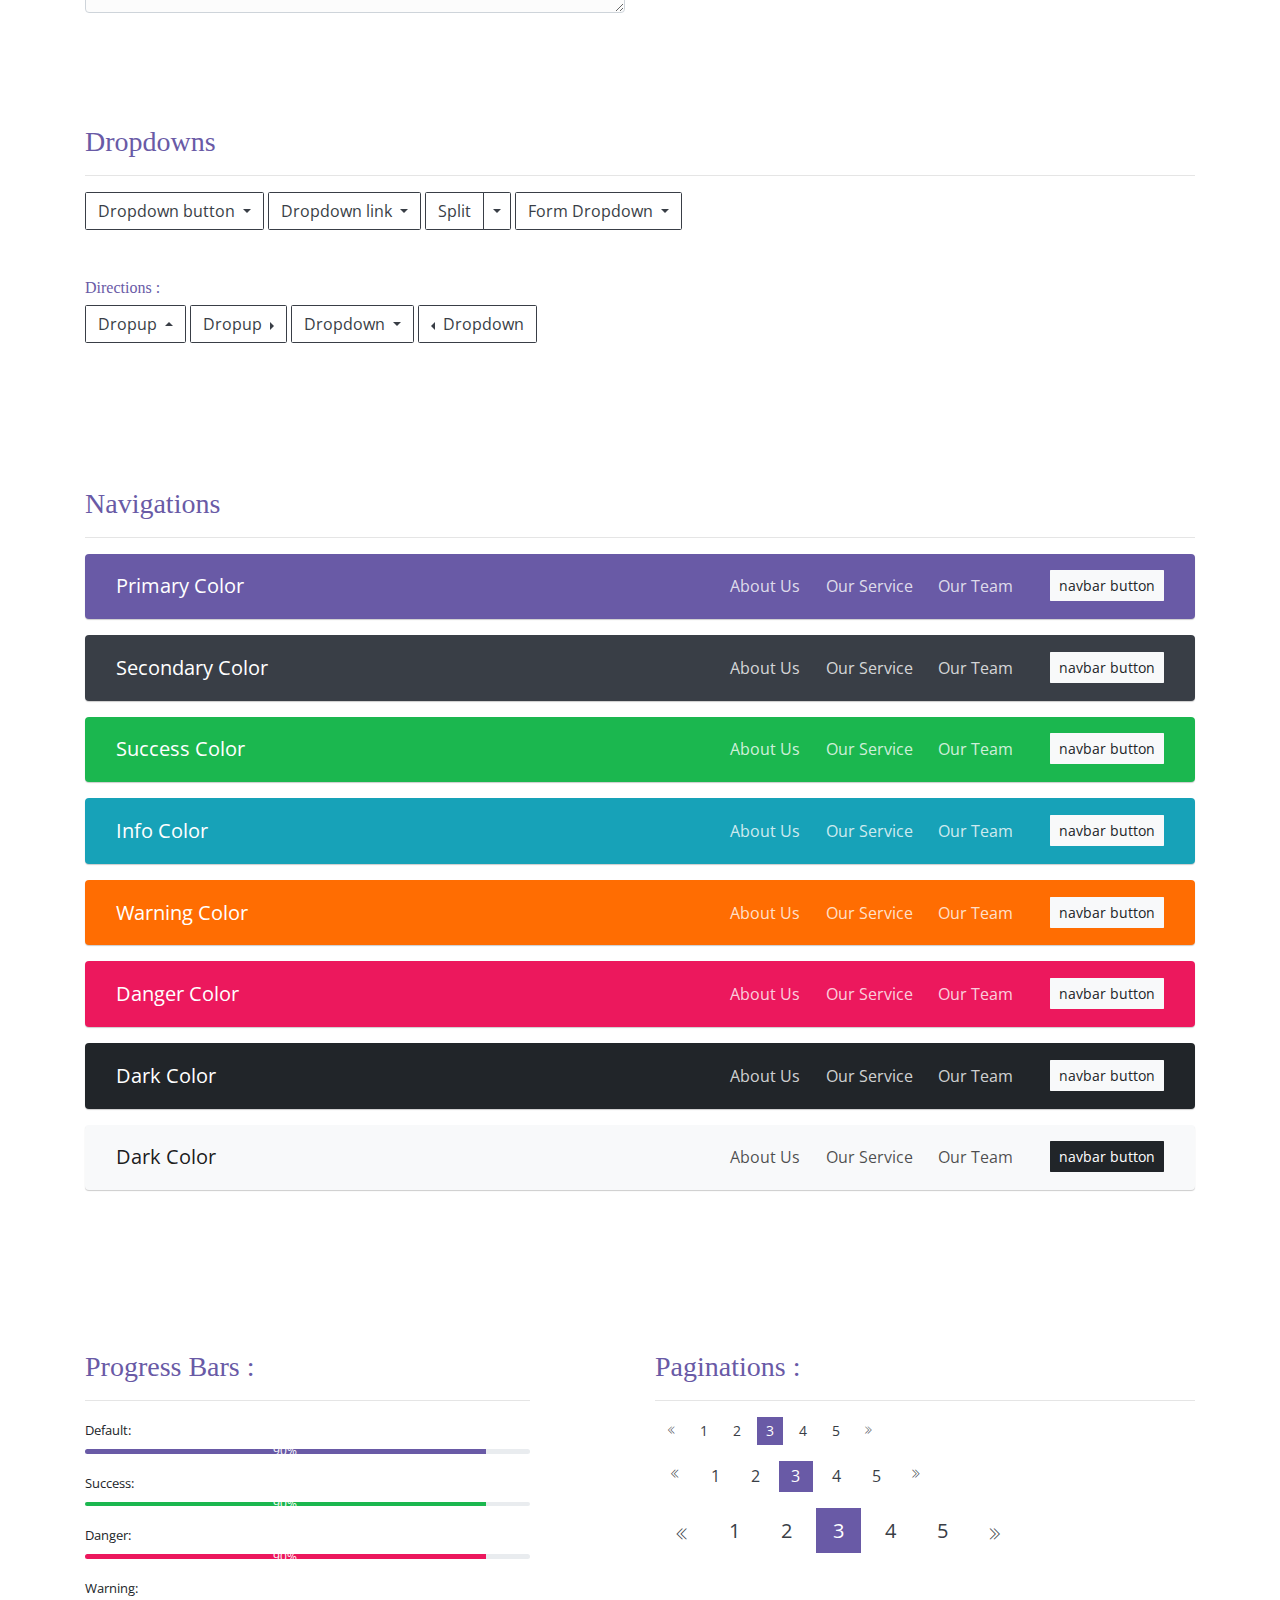
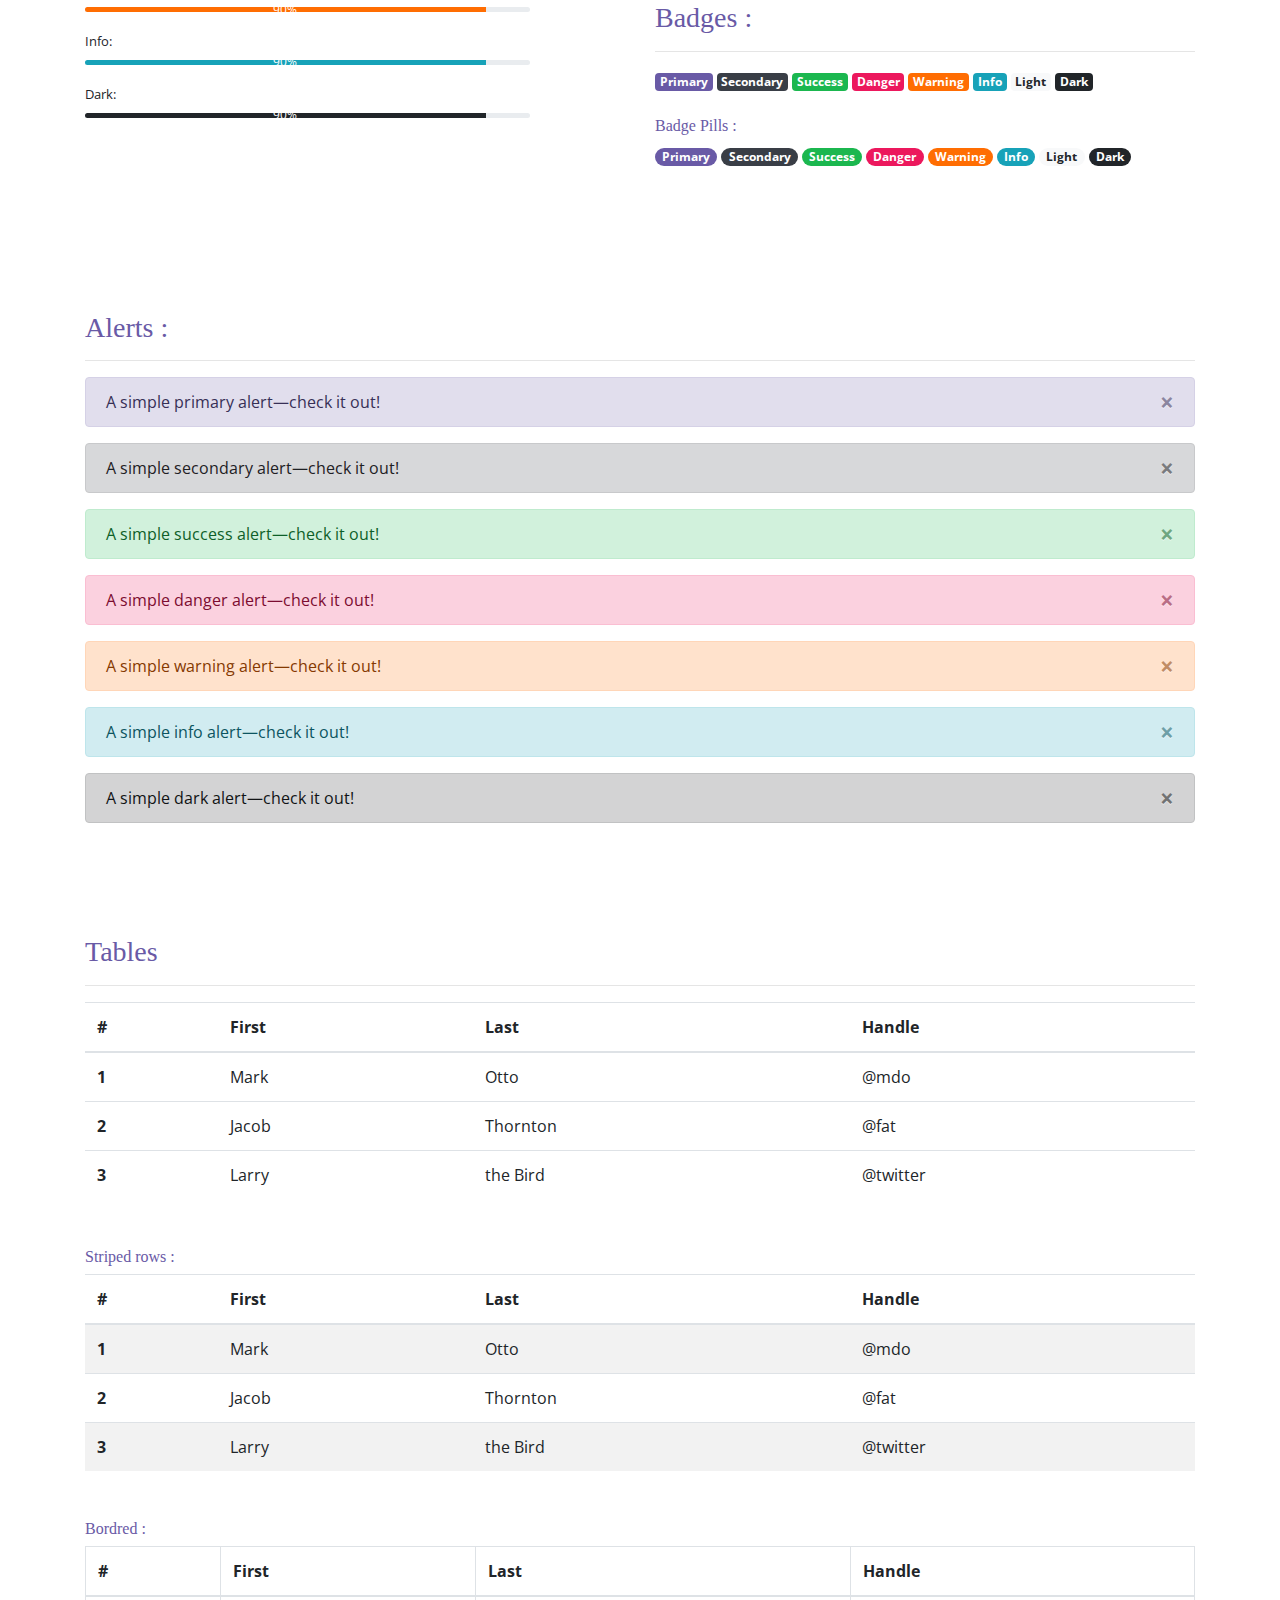
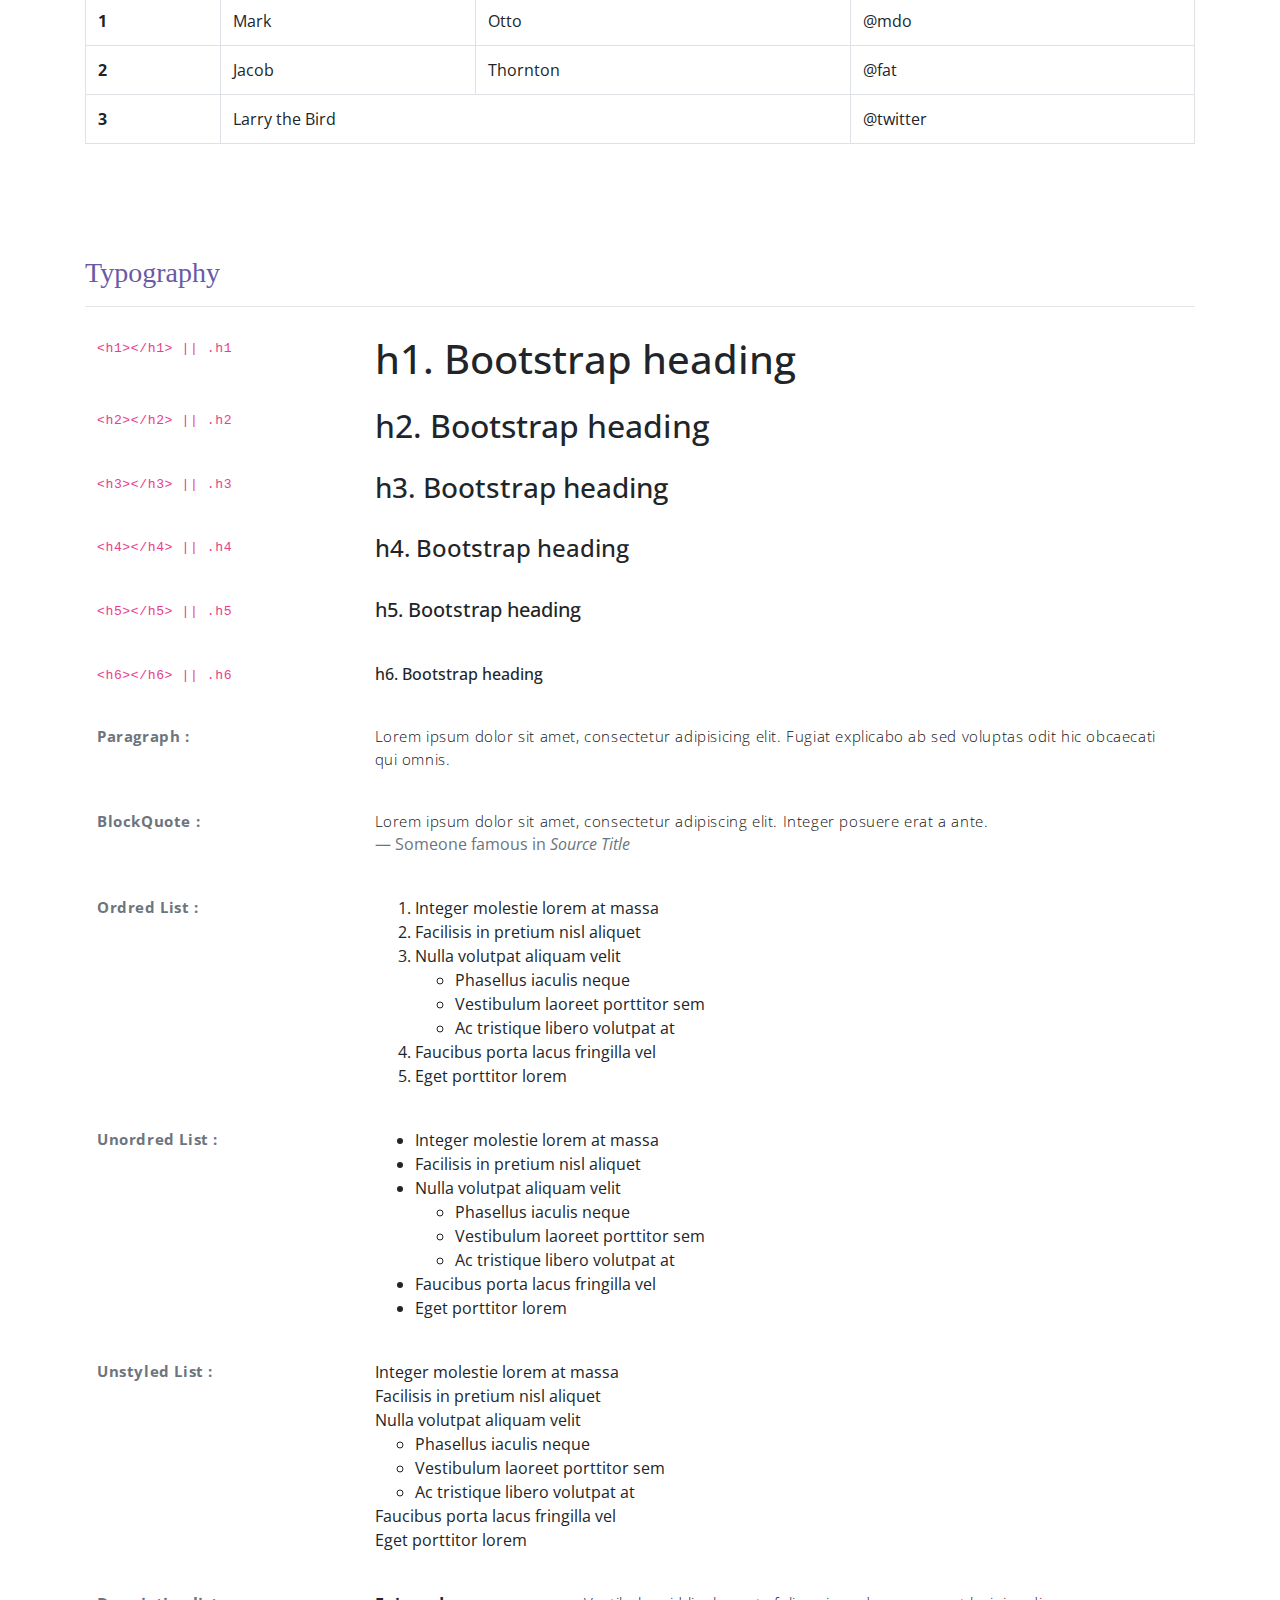
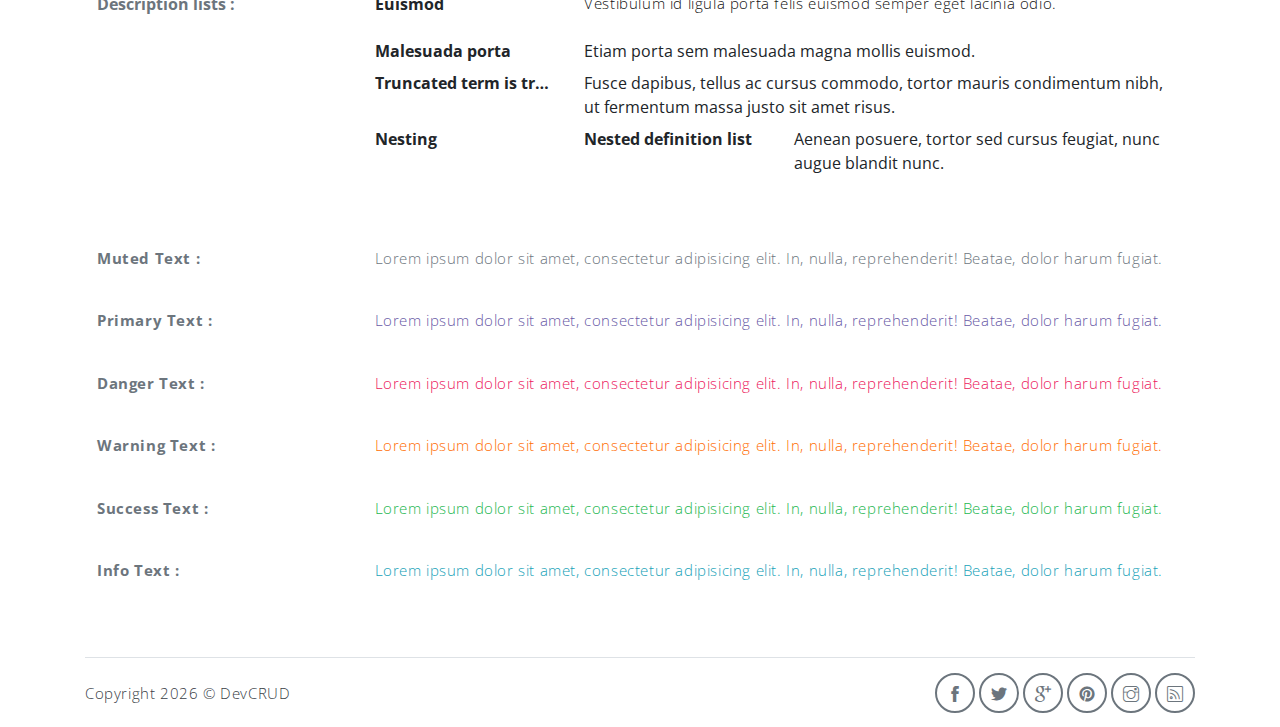
<file: PorfolioWebsite/public_html/components.html>
<!DOCTYPE html>
<html lang="en">
<head>
   <meta charset="utf-8">
   <meta name="viewport" content="width=device-width, initial-scale=1, shrink-to-fit=no">
   <meta name="description" content="Start your development with Meyawo landing page.">
   <meta name="author" content="Devcrud">
   <title>Meyawo Landing page | Components</title>
   <!-- font icons -->
   <link rel="stylesheet" href="assets/vendors/themify-icons/css/themify-icons.css">
   <!-- Bootstrap + Steller  -->
   <link rel="stylesheet" href="assets/css/meyawo.css">
</head>
<body>

   <!-- Page Header -->
   <header class="header header-mini"> 
      <div class="header-title">Components</div> 
      <nav aria-label="breadcrumb">
         <ol class="breadcrumb">
            <li class="breadcrumb-item"><a href="/">Home</a></li>
            <li class="breadcrumb-item active" aria-current="page">Components</li>
         </ol>
      </nav>
   </header> <!-- End Of Page Header -->

   <!-- main content -->
   <div class="container">

      <!-- Buttons -->
      <h3 class="mt-5">Buttons</h3>
      <hr>
      <h6 class="section-secondary-title">Styles :</h6>
      <button class="btn btn-primary">Default</button>
      <button class="btn btn-outline-primary">outline</button>
      <button class="btn btn-primary rounded">Rounded</button>
      <button class="btn btn-primary rounded"><i class="ti-thumb-up pr-1"></i> With Icon</button>
      <button class="btn btn-primary circle"><i class="ti-heart"></i></button>

      <h6 class="section-secondary-title mt-5">Sizes :</h6>
      <button class="btn btn-primary btn-lg">Large</button>
      <button class="btn btn-primary ">Regular</button>
      <button class="btn btn-primary btn-sm">Small</button>
      <button class="btn btn-primary w-sm ml-3">w-sm</button>
      <button class="btn btn-primary w-md">w-md</button>
      <button class="btn btn-primary w-lg">w-lg</button>

      <h6 class="section-secondary-title mt-5">Colors :</h6>          
      <button type="button" class="btn btn-primary">Primary</button>
      <button type="button" class="btn btn-secondary">Secondary</button>
      <button type="button" class="btn btn-success">Success</button>
      <button type="button" class="btn btn-danger">Danger</button>
      <button type="button" class="btn btn-warning">Warning</button>
      <button type="button" class="btn btn-info">Info</button>
      <button type="button" class="btn btn-light">Light</button>
      <button type="button" class="btn btn-dark">Dark</button>

      <h6 class="section-secondary-title mt-5">Buttons Tags :</h6>
      <button class="btn btn-primary" type="submit">Button</button>
      <input class="btn btn-primary" type="button" value="Input">
      <input class="btn btn-primary" type="submit" value="Submit">
      <input class="btn btn-primary" type="reset" value="Reset">
      
      <!-- devider -->
      <div class="py-5"></div>

      <!-- Inputs -->
      <h3>Inputs</h3>
      <hr>
      <div class="row mt-5">
         <div class="col-md-6">
            <h6 class="section-secondary-title">Form controls :</h6>        
            <div class="form-group">
               <input type="email" class="form-control" id="exampleFormControlInput1" placeholder="Email address">
            </div>
            <div class="form-group">
               <input type="date" class="form-control" id="exampleFormControlInput1" placeholder="Date">
            </div>
            <div class="form-group">
               <input class="form-control" type="text" placeholder="Readonly input here…" readonly>
            </div>
            <div class="form-group">
               <input class="form-control" id="disabledInput" type="text" placeholder="Disabled input here..." disabled>
            </div>
            <div class="form-group">
               <select class="form-control" id="exampleFormControlSelect1">
                  <option>Example select</option>
                  <option>1</option>
                  <option>2</option>
                  <option>3</option>
                  <option>4</option>
                  <option>5</option>
               </select>
            </div>
            <div class="form-group">
               <select multiple class="form-control" id="exampleFormControlSelect2">
                  <option>Example multiple select</option>
                  <option>1</option>
                  <option>2</option>
                  <option>3</option>
                  <option>4</option>
                  <option>5</option>
               </select>
            </div>
            <div class="form-group">
               <textarea class="form-control" id="exampleFormControlTextarea1" rows="3" placeholder="Example textarea"></textarea>
            </div>
         </div>
         <div class="col-md-6">
            <h6 class="section-secondary-title">Sizes :</h6>    
            <div class="form-group">
               <input class="form-control form-control-lg" type="text" placeholder=".form-control-lg">             
            </div>
            <div class="form-group">
               <input class="form-control" type="text" placeholder="Default input">
            </div>
            <div class="form-group">
               <input class="form-control form-control-sm" type="text" placeholder=".form-control-sm"> 
            </div>
         </div>
      </div> <!-- end of inputs -->   

      <!-- devider -->
      <div class="py-5"></div>             

      <!-- Dropdowns -->
      <h3 class="components-section-title font-weight-normal">Dropdowns</h3>
      <hr>
      <div class="dropdown d-inline-block">
         <button class="btn btn-outline-secondary dropdown-toggle" type="button" id="dropdownMenuButton" data-toggle="dropdown" aria-haspopup="true" aria-expanded="false">
         Dropdown button
         </button>
         <div class="dropdown-menu" aria-labelledby="dropdownMenuButton">
         <a class="dropdown-item" href="#">Action</a>
         <a class="dropdown-item" href="#">Another action</a>
         <a class="dropdown-item" href="#">Something else here</a>
         </div>
      </div>
      <div class="dropdown d-inline-block">
         <a class="btn btn-outline-secondary dropdown-toggle" href="#" role="button" id="dropdownMenuLink" data-toggle="dropdown" aria-haspopup="true" aria-expanded="false">
            Dropdown link
         </a>
         <div class="dropdown-menu" aria-labelledby="dropdownMenuLink">
            <a class="dropdown-item" href="#">Action</a>
            <a class="dropdown-item" href="#">Another action</a>
            <a class="dropdown-item" href="#">Something else here</a>
         </div>
      </div>
      <div class="btn-group">
         <button type="button" class="btn btn-outline-secondary">Split</button>
         <button type="button" class="btn btn-outline-secondary dropdown-toggle dropdown-toggle-split" data-toggle="dropdown" aria-haspopup="true" aria-expanded="false">
         <span class="sr-only">Toggle Dropdown</span>
         </button>
         <div class="dropdown-menu">
            <a class="dropdown-item" href="#">Action</a>
            <a class="dropdown-item" href="#">Another action</a>
            <a class="dropdown-item" href="#">Something else here</a>
            <div class="dropdown-divider"></div>
            <a class="dropdown-item" href="#">Separated link</a>
         </div>
      </div>
      <div class="btn-group">
         <button class="btn btn-outline-secondary dropdown-toggle" type="button" id="dropdownMenuButton" data-toggle="dropdown" aria-haspopup="true" aria-expanded="false">
            Form Dropdown
         </button>
         <div class="dropdown-menu form">
            <form class="px-4 py-3">
               <div class="form-group">
                  <input type="email" class="form-control" id="exampleDropdownFormEmail1" placeholder="email@example.com">
               </div>
               <div class="form-group">
                  <input type="password" class="form-control" id="exampleDropdownFormPassword1" placeholder="Password">
               </div>
               <div class="form-check mb-3">
                  <input type="checkbox" class="form-check-input" id="dropdownCheck">
                  <label class="form-check-label" for="dropdownCheck">
                     Remember me
                  </label>
               </div>
               <button type="submit" class="btn btn-primary btn-block">Sign in</button>
            </form>
            <div class="dropdown-divider"></div>
            <a class="dropdown-item" href="#"><small>New around here? Sign up</small></a>
            <a class="dropdown-item" href="#"><small>Forgot password?</small></a>
         </div>
      </div>       
      <h6 class="section-secondary-title mt-5">Directions :</h6>  
      <div class="btn-group dropup">
         <button type="button" class="btn btn-outline-secondary dropdown-toggle" data-toggle="dropdown" aria-haspopup="true" aria-expanded="false">
            Dropup
         </button>
         <div class="dropdown-menu">
            <a class="dropdown-item" href="#">Action</a>
            <a class="dropdown-item" href="#">Another action</a>
            <a class="dropdown-item" href="#">Something else here</a>
            <div class="dropdown-divider"></div>
            <a class="dropdown-item" href="#">Separated link</a>
         </div>
      </div>
      <div class="btn-group dropright">
         <button type="button" class="btn btn-outline-secondary dropdown-toggle" data-toggle="dropdown" aria-haspopup="true" aria-expanded="false">
            Dropup
         </button>
         <div class="dropdown-menu">
            <a class="dropdown-item" href="#">Action</a>
            <a class="dropdown-item" href="#">Another action</a>
            <a class="dropdown-item" href="#">Something else here</a>
            <div class="dropdown-divider"></div>
            <a class="dropdown-item" href="#">Separated link</a>
         </div>
      </div>
      <div class="btn-group">
         <button type="button" class="btn btn-outline-secondary dropdown-toggle" data-toggle="dropdown" aria-haspopup="true" aria-expanded="false">
            Dropdown
         </button>
         <div class="dropdown-menu">
            <a class="dropdown-item" href="#">Action</a>
            <a class="dropdown-item" href="#">Another action</a>
            <a class="dropdown-item" href="#">Something else here</a>
            <div class="dropdown-divider"></div>
            <a class="dropdown-item" href="#">Separated link</a>
         </div>
      </div>
      <div class="btn-group dropleft">
         <button type="button" class="btn btn-outline-secondary dropdown-toggle" data-toggle="dropdown" aria-haspopup="true" aria-expanded="false">
            Dropdown
         </button>
         <div class="dropdown-menu">
            <a class="dropdown-item" href="#">Action</a>
            <a class="dropdown-item" href="#">Another action</a>
            <a class="dropdown-item" href="#">Something else here</a>
            <div class="dropdown-divider"></div>
            <a class="dropdown-item" href="#">Separated link</a>
         </div>
      </div> <!-- end of Dropdowns -->  

      <!-- devider -->
      <div class="py-5"></div>   

      <!-- navbars -->
      <h3 class="components-section-title font-weight-normal mt-5">Navigations</h3>
      <hr>
      <nav class="navbar navbar-expand-sm navbar-dark bg-primary rounded shadow mb-3">
         <div class="container">
            <a class="navbar-brand" href="#">Primary Color</a>
            <button class="navbar-toggler ml-auto" type="button" data-toggle="collapse" data-target="#navbarSupportedContent" aria-controls="navbarSupportedContent" aria-expanded="false" aria-label="Toggle navigation">
            <span class="navbar-toggler-icon"></span>
            </button>
            <div class="collapse navbar-collapse" id="navbarSupportedContent">
               <ul class="navbar-nav ml-auto"> 
                  <li class="nav-item">
                     <a class="nav-link" href="#about">About Us</a>
                  </li>
                  <li class="nav-item">
                     <a class="nav-link" href="#service">Our Service</a>
                  </li>
                  <li class="nav-item">
                     <a class="nav-link" href="#team">Our Team</a>
                  </li>
                  <li class="nav-item">
                     <a href="#book-table" class="ml-4 mt-1 btn btn-light btn-sm">navbar button</a>
                  </li>
               </ul>                       
            </div>
         </div>
      </nav>
      <nav class="navbar navbar-expand-sm navbar-dark bg-secondary rounded shadow mb-3">
         <div class="container">
            <a class="navbar-brand" href="#">Secondary Color</a>
            <button class="navbar-toggler ml-auto" type="button" data-toggle="collapse" data-target="#navbarSupportedContent" aria-controls="navbarSupportedContent" aria-expanded="false" aria-label="Toggle navigation">
            <span class="navbar-toggler-icon"></span>
            </button>
            <div class="collapse navbar-collapse" id="navbarSupportedContent">
               <ul class="navbar-nav ml-auto"> 
                  <li class="nav-item">
                     <a class="nav-link" href="#about">About Us</a>
                  </li>
                  <li class="nav-item">
                     <a class="nav-link" href="#service">Our Service</a>
                  </li>
                  <li class="nav-item">
                     <a class="nav-link" href="#team">Our Team</a>
                  </li>
                  <li class="nav-item">
                     <a href="#book-table" class="ml-4 mt-1 btn btn-light btn-sm">navbar button</a>
                  </li>
               </ul>                       
            </div>
         </div>
      </nav>
      <nav class="navbar navbar-expand-sm navbar-dark bg-success rounded shadow mb-3">
         <div class="container">
            <a class="navbar-brand" href="#">Success Color</a>
            <button class="navbar-toggler ml-auto" type="button" data-toggle="collapse" data-target="#navbarSupportedContent" aria-controls="navbarSupportedContent" aria-expanded="false" aria-label="Toggle navigation">
            <span class="navbar-toggler-icon"></span>
            </button>
            <div class="collapse navbar-collapse" id="navbarSupportedContent">
               <ul class="navbar-nav ml-auto"> 
                  <li class="nav-item">
                     <a class="nav-link" href="#about">About Us</a>
                  </li>
                  <li class="nav-item">
                     <a class="nav-link" href="#service">Our Service</a>
                  </li>
                  <li class="nav-item">
                     <a class="nav-link" href="#team">Our Team</a>
                  </li>
                  <li class="nav-item">
                     <a href="#book-table" class="ml-4 mt-1 btn btn-light btn-sm">navbar button</a>
                  </li>
               </ul>                       
            </div>
         </div>
      </nav>
      <nav class="navbar navbar-expand-sm navbar-dark bg-info rounded shadow mb-3">
         <div class="container">
            <a class="navbar-brand" href="#">Info Color</a>
            <button class="navbar-toggler ml-auto" type="button" data-toggle="collapse" data-target="#navbarSupportedContent" aria-controls="navbarSupportedContent" aria-expanded="false" aria-label="Toggle navigation">
            <span class="navbar-toggler-icon"></span>
            </button>
            <div class="collapse navbar-collapse" id="navbarSupportedContent">
               <ul class="navbar-nav ml-auto"> 
                  <li class="nav-item">
                     <a class="nav-link" href="#about">About Us</a>
                  </li>
                  <li class="nav-item">
                     <a class="nav-link" href="#service">Our Service</a>
                  </li>
                  <li class="nav-item">
                     <a class="nav-link" href="#team">Our Team</a>
                  </li>
                  <li class="nav-item">
                     <a href="#book-table" class="ml-4 mt-1 btn btn-light btn-sm">navbar button</a>
                  </li>
               </ul>                       
            </div>
         </div>
      </nav>
      <nav class="navbar navbar-expand-sm navbar-dark bg-warning rounded shadow mb-3">
         <div class="container">
            <a class="navbar-brand" href="#">Warning Color</a>
            <button class="navbar-toggler ml-auto" type="button" data-toggle="collapse" data-target="#navbarSupportedContent" aria-controls="navbarSupportedContent" aria-expanded="false" aria-label="Toggle navigation">
            <span class="navbar-toggler-icon"></span>
            </button>
            <div class="collapse navbar-collapse" id="navbarSupportedContent">
               <ul class="navbar-nav ml-auto"> 
                  <li class="nav-item">
                     <a class="nav-link" href="#about">About Us</a>
                  </li>
                  <li class="nav-item">
                     <a class="nav-link" href="#service">Our Service</a>
                  </li>
                  <li class="nav-item">
                     <a class="nav-link" href="#team">Our Team</a>
                  </li>
                  <li class="nav-item">
                     <a href="#book-table" class="ml-4 mt-1 btn btn-light btn-sm">navbar button</a>
                  </li>
               </ul>                       
            </div>
         </div>
      </nav>
      <nav class="navbar navbar-expand-sm navbar-dark bg-danger rounded shadow mb-3">
         <div class="container">
            <a class="navbar-brand" href="#">Danger Color</a>
            <button class="navbar-toggler ml-auto" type="button" data-toggle="collapse" data-target="#navbarSupportedContent" aria-controls="navbarSupportedContent" aria-expanded="false" aria-label="Toggle navigation">
            <span class="navbar-toggler-icon"></span>
            </button>
            <div class="collapse navbar-collapse" id="navbarSupportedContent">
               <ul class="navbar-nav ml-auto"> 
                  <li class="nav-item">
                     <a class="nav-link" href="#about">About Us</a>
                  </li>
                  <li class="nav-item">
                     <a class="nav-link" href="#service">Our Service</a>
                  </li>
                  <li class="nav-item">
                     <a class="nav-link" href="#team">Our Team</a>
                  </li>
                  <li class="nav-item">
                     <a href="#book-table" class="ml-4 mt-1 btn btn-light btn-sm">navbar button</a>
                  </li>
               </ul>                       
            </div>
         </div>
      </nav>
      <nav class="navbar navbar-expand-sm navbar-dark bg-dark rounded shadow mb-3">
         <div class="container">
            <a class="navbar-brand" href="#">Dark Color</a>
            <button class="navbar-toggler ml-auto" type="button" data-toggle="collapse" data-target="#navbarSupportedContent" aria-controls="navbarSupportedContent" aria-expanded="false" aria-label="Toggle navigation">
            <span class="navbar-toggler-icon"></span>
            </button>
            <div class="collapse navbar-collapse" id="navbarSupportedContent">
               <ul class="navbar-nav ml-auto"> 
                  <li class="nav-item">
                     <a class="nav-link" href="#about">About Us</a>
                  </li>
                  <li class="nav-item">
                     <a class="nav-link" href="#service">Our Service</a>
                  </li>
                  <li class="nav-item">
                     <a class="nav-link" href="#team">Our Team</a>
                  </li>
                  <li class="nav-item">
                     <a href="#book-table" class="ml-4 mt-1 btn btn-light btn-sm">navbar button</a>
                  </li>
               </ul>                       
            </div>
         </div>
      </nav>
      <nav class="navbar navbar-expand-sm navbar-light bg-light rounded shadow mb-3">
         <div class="container">
            <a class="navbar-brand" href="#">Dark Color</a>
            <button class="navbar-toggler ml-auto" type="button" data-toggle="collapse" data-target="#navbarSupportedContent" aria-controls="navbarSupportedContent" aria-expanded="false" aria-label="Toggle navigation">
            <span class="navbar-toggler-icon"></span>
            </button>
            <div class="collapse navbar-collapse" id="navbarSupportedContent">
               <ul class="navbar-nav ml-auto"> 
                  <li class="nav-item">
                     <a class="nav-link" href="#about">About Us</a>
                  </li>
                  <li class="nav-item">
                     <a class="nav-link" href="#service">Our Service</a>
                  </li>
                  <li class="nav-item">
                     <a class="nav-link" href="#team">Our Team</a>
                  </li>
                  <li class="nav-item">
                     <a href="#book-table" class="ml-4 mt-1 btn btn-dark btn-sm">navbar button</a>
                  </li>
               </ul>                       
            </div>
         </div>
      </nav>
      <!-- End of navbars -->

      <!-- devider -->
      <div class="py-5"></div>   
      
      <!-- progress bars -->
      <div class="row justify-content-between">
         <div class="col-md-5">
            <h3 class="components-section-title font-weight-normal mt-5">Progress Bars :</h3>
            <hr>
            <small>Default: </small>
            <div class="progress mt-2 mb-3">
               <div class="progress-bar" role="progressbar" style="width: 90%" aria-valuenow="25" aria-valuemin="0" aria-valuemax="100"><span>90%</span></div>
            </div>
            <small>Success:</small>
            <div class="progress mt-2 mb-3">
               <div class="progress-bar bg-success" role="progressbar" style="width: 90%" aria-valuenow="25" aria-valuemin="0" aria-valuemax="100"><span>90%</span></div>
            </div>
            <small>Danger:</small>
            <div class="progress mt-2 mb-3">
               <div class="progress-bar bg-danger" role="progressbar" style="width: 90%" aria-valuenow="25" aria-valuemin="0" aria-valuemax="100"><span>90%</span></div>
            </div>
            <small>Warning:</small>
            <div class="progress mt-2 mb-3">
               <div class="progress-bar bg-warning" role="progressbar" style="width: 90%" aria-valuenow="25" aria-valuemin="0" aria-valuemax="100"><span>90%</span></div>
            </div>
            <small>Info:</small>
            <div class="progress mt-2 mb-3">
               <div class="progress-bar bg-info" role="progressbar" style="width: 90%" aria-valuenow="25" aria-valuemin="0" aria-valuemax="100"><span>90%</span></div>
            </div>
            <small>Dark:</small>
            <div class="progress mt-2 mb-3">
               <div class="progress-bar bg-dark" role="progressbar" style="width: 90%" aria-valuenow="25" aria-valuemin="0" aria-valuemax="100"><span>90%</span></div>
            </div>
         </div>
         <div class="col-md-6">
            <h3 class="components-section-title font-weight-normal mt-5">Paginations :</h3>
            <hr>
            <nav aria-label="Page navigation example">
               <ul class="pagination pagination-sm">
                  <li class="page-item"><a class="page-link" href="#"><i class="ti-angle-double-left"></i></a></li>
                  <li class="page-item"><a class="page-link" href="#">1</a></li>
                  <li class="page-item"><a class="page-link" href="#">2</a></li>
                  <li class="page-item active"><a class="page-link" href="#">3</a></li>
                  <li class="page-item"><a class="page-link" href="#">4</a></li>
                  <li class="page-item"><a class="page-link" href="#">5</a></li>
                  <li class="page-item"><a class="page-link" href="#"><i class="ti-angle-double-right"></i></a></li>
               </ul>
            </nav>
            <nav aria-label="Page navigation example">
               <ul class="pagination">
               <li class="page-item"><a class="page-link" href="#"><i class="ti-angle-double-left"></i></a></li>
                  <li class="page-item"><a class="page-link" href="#">1</a></li>
                  <li class="page-item"><a class="page-link" href="#">2</a></li>
                  <li class="page-item active"><a class="page-link" href="#">3</a></li>
                  <li class="page-item"><a class="page-link" href="#">4</a></li>
                  <li class="page-item"><a class="page-link" href="#">5</a></li>
                  <li class="page-item"><a class="page-link" href="#"><i class="ti-angle-double-right"></i></a></li>
               </ul>
            </nav>
            <nav aria-label="Page navigation example">
               <ul class="pagination pagination-lg">
                  <li class="page-item"><a class="page-link" href="#"><i class="ti-angle-double-left"></i></a></li>
                  <li class="page-item"><a class="page-link" href="#">1</a></li>
                  <li class="page-item"><a class="page-link" href="#">2</a></li>
                  <li class="page-item active"><a class="page-link" href="#">3</a></li>
                  <li class="page-item"><a class="page-link" href="#">4</a></li>
                  <li class="page-item"><a class="page-link" href="#">5</a></li>
                  <li class="page-item"><a class="page-link" href="#"><i class="ti-angle-double-right"></i></a></li>
               </ul>
            </nav>

            <!-- Badges -->
            <h3 class="components-section-title font-weight-normal mt-5">Badges :</h3>
            <hr>
            <span class="badge badge-primary">Primary</span>
            <span class="badge badge-secondary">Secondary</span>
            <span class="badge badge-success">Success</span>
            <span class="badge badge-danger">Danger</span>
            <span class="badge badge-warning">Warning</span>
            <span class="badge badge-info">Info</span>
            <span class="badge badge-light">Light</span>
            <span class="badge badge-dark">Dark</span>
            <h6 class="section-secondary-title mt-4 mb-2">Badge Pills :</h6>
            <span class="badge badge-pill badge-primary">Primary</span>
            <span class="badge badge-pill badge-secondary">Secondary</span>
            <span class="badge badge-pill badge-success">Success</span>
            <span class="badge badge-pill badge-danger">Danger</span>
            <span class="badge badge-pill badge-warning">Warning</span>
            <span class="badge badge-pill badge-info">Info</span>
            <span class="badge badge-pill badge-light">Light</span>
            <span class="badge badge-pill badge-dark">Dark</span>
         </div>
      </div> <!-- End of Progress bars -->

      <!-- devider -->
      <div class="py-5"></div>  

      <!-- Alerts -->
      <h3 class="components-section-title font-weight-normal mt-5">Alerts :</h3>
      <hr>
      <div class="alert alert-primary alert-dismissible fade show" role="alert">
         A simple primary alert—check it out!
         <button type="button" class="close" data-dismiss="alert" aria-label="Close">
            <span aria-hidden="true">&times;</span>
         </button>
      </div>
      <div class="alert alert-secondary alert-dismissible fade show" role="alert">
         A simple secondary alert—check it out!
         <button type="button" class="close" data-dismiss="alert" aria-label="Close">
            <span aria-hidden="true">&times;</span>
         </button>
      </div>
      <div class="alert alert-success alert-dismissible fade show" role="alert">
         A simple success alert—check it out!
         <button type="button" class="close" data-dismiss="alert" aria-label="Close">
            <span aria-hidden="true">&times;</span>
         </button>
      </div>
      <div class="alert alert-danger alert-dismissible fade show" role="alert">
         A simple danger alert—check it out!
         <button type="button" class="close" data-dismiss="alert" aria-label="Close">
            <span aria-hidden="true">&times;</span>
         </button>
      </div>
      <div class="alert alert-warning alert-dismissible fade show" role="alert">
         A simple warning alert—check it out!
         <button type="button" class="close" data-dismiss="alert" aria-label="Close">
            <span aria-hidden="true">&times;</span>
         </button>
      </div>
      <div class="alert alert-info alert-dismissible fade show" role="alert">
         A simple info alert—check it out!
         <button type="button" class="close" data-dismiss="alert" aria-label="Close">
            <span aria-hidden="true">&times;</span>
         </button>
      </div>
      <div class="alert alert-dark alert-dismissible fade show" role="alert">
         A simple dark alert—check it out!
         <button type="button" class="close" data-dismiss="alert" aria-label="Close">
            <span aria-hidden="true">&times;</span>
         </button>
      </div>
      <!-- end of alerts -->

      <!-- devider -->
      <div class="py-5"></div> 
   
      <!-- tables -->
      <h3 class="components-section-title">Tables</h3>
      <hr>
      <table class="table">
         <thead>
            <tr>
               <th scope="col">#</th>
               <th scope="col">First</th>
               <th scope="col">Last</th>
               <th scope="col">Handle</th>
            </tr>
         </thead>
         <tbody>
            <tr>
               <th scope="row">1</th>
               <td>Mark</td>
               <td>Otto</td>
               <td>@mdo</td>
            </tr>
            <tr>
               <th scope="row">2</th>
               <td>Jacob</td>
               <td>Thornton</td>
               <td>@fat</td>
            </tr>
            <tr>
               <th scope="row">3</th>
               <td>Larry</td>
               <td>the Bird</td>
               <td>@twitter</td>
            </tr>
         </tbody>
      </table>

      <h6 class="section-secondary-title mt-5">Striped rows :</h6>
      <table class="table table-striped">
         <thead>
            <tr>
               <th scope="col">#</th>
               <th scope="col">First</th>
               <th scope="col">Last</th>
               <th scope="col">Handle</th>
            </tr>
         </thead>
         <tbody>
            <tr>
               <th scope="row">1</th>
               <td>Mark</td>
               <td>Otto</td>
               <td>@mdo</td>
            </tr>
            <tr>
               <th scope="row">2</th>
               <td>Jacob</td>
               <td>Thornton</td>
               <td>@fat</td>
            </tr>
            <tr>
               <th scope="row">3</th>
               <td>Larry</td>
               <td>the Bird</td>
               <td>@twitter</td>
            </tr>
         </tbody>
      </table>

      <h6 class="section-secondary-title mt-5">Bordred :</h6>
      <table class="table table-bordered">
         <thead>
            <tr>
               <th scope="col">#</th>
               <th scope="col">First</th>
               <th scope="col">Last</th>
               <th scope="col">Handle</th>
            </tr>
         </thead>
         <tbody>
            <tr>
               <th scope="row">1</th>
               <td>Mark</td>
               <td>Otto</td>
               <td>@mdo</td>
            </tr>
            <tr>
               <th scope="row">2</th>
               <td>Jacob</td>
               <td>Thornton</td>
               <td>@fat</td>
            </tr>
            <tr>
               <th scope="row">3</th>
               <td colspan="2">Larry the Bird</td>
               <td>@twitter</td>
            </tr>
         </tbody>
      </table>
      <!-- end of tables -->

      <!-- devider -->
      <div class="py-5"></div> 

      <!-- typography -->
      <h3 class="components-section-title">Typography</h3>
      <hr>
      <table class="table table-borderless v-align-center">
         <tbody>
            <tr>
               <td>
                  <p><code class="highlighter-rouge">&lt;h1&gt;&lt;/h1&gt; || .h1</code></p>
               </td>
               <td class="w-75"><span class="h1">h1. Bootstrap heading</span></td>
            </tr>
            <tr>
               <td>
                  <p><code class="highlighter-rouge">&lt;h2&gt;&lt;/h2&gt; || .h2</code></p>
               </td>
               <td><span class="h2">h2. Bootstrap heading</span></td>
            </tr>
            <tr>
               <td>
                  <p><code class="highlighter-rouge">&lt;h3&gt;&lt;/h3&gt; || .h3</code></p>
               </td>
               <td><span class="h3">h3. Bootstrap heading</span></td>
            </tr>
            <tr>
               <td>
                  <p><code class="highlighter-rouge">&lt;h4&gt;&lt;/h4&gt; || .h4</code></p>
               </td>
               <td><span class="h4">h4. Bootstrap heading</span></td>
            </tr>
            <tr>
               <td>
                  <p><code class="highlighter-rouge">&lt;h5&gt;&lt;/h5&gt; || .h5</code></p>
               </td>
               <td><span class="h5">h5. Bootstrap heading</span></td>
            </tr>
            <tr>
               <td>
                  <p><code class="highlighter-rouge">&lt;h6&gt;&lt;/h6&gt; || .h6</code></p>
               </td>
               <td><span class="h6">h6. Bootstrap heading</span></td>
            </tr>
            <tr>
               <td>
                  <p class="font-weight-bold text-muted">Paragraph :</p>
               </td>
               <td><p>Lorem ipsum dolor sit amet, consectetur adipisicing elit. Fugiat explicabo ab sed voluptas odit hic obcaecati qui omnis.</p></td>
            </tr>
            <tr>
               <td>
                  <p class="font-weight-bold text-muted">BlockQuote :</p>
               </td>
               <td>
                  <blockquote class="blockquote">
                     <p class="mb-0">Lorem ipsum dolor sit amet, consectetur adipiscing elit. Integer posuere erat a ante.</p>
                     <footer class="blockquote-footer">Someone famous in <cite title="Source Title">Source Title</cite></footer>
                  </blockquote>
               </td>
            </tr>

            <tr>
               <td><p class="font-weight-bold text-muted">Ordred List :</p></td>
               <td>
                  <ol>
                     <li>Integer molestie lorem at massa</li>
                     <li>Facilisis in pretium nisl aliquet</li>
                     <li>Nulla volutpat aliquam velit
                        <ul>
                           <li>Phasellus iaculis neque</li>
                           <li>Vestibulum laoreet porttitor sem</li>
                           <li>Ac tristique libero volutpat at</li>
                        </ul>
                     </li>
                     <li>Faucibus porta lacus fringilla vel</li>
                     <li>Eget porttitor lorem</li>
                  </ol>
               </td>
            </tr>
            <tr>
               <td><p class="font-weight-bold text-muted">Unordred List :</p></td>
               <td>
                  <ul >
                     <li>Integer molestie lorem at massa</li>
                     <li>Facilisis in pretium nisl aliquet</li>
                     <li>Nulla volutpat aliquam velit
                        <ul>
                           <li>Phasellus iaculis neque</li>
                           <li>Vestibulum laoreet porttitor sem</li>
                           <li>Ac tristique libero volutpat at</li>
                        </ul>
                     </li>
                     <li>Faucibus porta lacus fringilla vel</li>
                     <li>Eget porttitor lorem</li>
                  </ul>
               </td>
            </tr>
            <tr>
               <td><p class="font-weight-bold text-muted">Unstyled List :</p></td>
               <td>
                  <ul class="list-unstyled">
                     <li>Integer molestie lorem at massa</li>
                     <li>Facilisis in pretium nisl aliquet</li>
                     <li>Nulla volutpat aliquam velit
                        <ul>
                           <li>Phasellus iaculis neque</li>
                           <li>Vestibulum laoreet porttitor sem</li>
                           <li>Ac tristique libero volutpat at</li>
                        </ul>
                     </li>
                     <li>Faucibus porta lacus fringilla vel</li>
                     <li>Eget porttitor lorem</li>
                  </ul>
               </td>
            </tr>
            <tr>
               <td class="font-weight-bold text-muted">Description lists : </td>
               <td>
                  <dl class="row">
                     <dt class="col-sm-3">Euismod</dt>
                     <dd class="col-sm-9">
                        <p>Vestibulum id ligula porta felis euismod semper eget lacinia odio.</p>
                     </dd>

                     <dt class="col-sm-3">Malesuada porta</dt>
                     <dd class="col-sm-9">Etiam porta sem malesuada magna mollis euismod.</dd>

                     <dt class="col-sm-3 text-truncate">Truncated term is truncated</dt>
                     <dd class="col-sm-9">Fusce dapibus, tellus ac cursus commodo, tortor mauris condimentum nibh, ut fermentum massa justo sit amet risus.</dd>

                     <dt class="col-sm-3">Nesting</dt>
                     <dd class="col-sm-9">
                        <dl class="row">
                           <dt class="col-sm-4">Nested definition list</dt>
                           <dd class="col-sm-8">Aenean posuere, tortor sed cursus feugiat, nunc augue blandit nunc.</dd>
                        </dl>
                     </dd>
                  </dl>
               </td>
            </tr>
            <tr>
               <td>
                  <p class="font-weight-bold text-muted">Muted Text :</p>
               </td>
               <td>
                  <p class="text-muted">Lorem ipsum dolor sit amet, consectetur adipisicing elit. In, nulla, reprehenderit! Beatae, dolor harum fugiat.</p>
               </td>
            </tr>
            <tr>
               <td>
                  <p class="font-weight-bold text-muted">Primary Text :</p>
               </td>
               <td>
                  <p class="text-primary">Lorem ipsum dolor sit amet, consectetur adipisicing elit. In, nulla, reprehenderit! Beatae, dolor harum fugiat.</p>
               </td>
            </tr>
            <tr>
               <td>
                  <p class="font-weight-bold text-muted">Danger Text :</p>
               </td>
               <td>
                  <p class="text-danger">Lorem ipsum dolor sit amet, consectetur adipisicing elit. In, nulla, reprehenderit! Beatae, dolor harum fugiat.</p>
               </td>
            </tr>
            <tr>
               <td>
                  <p class="font-weight-bold text-muted">Warning Text :</p>
               </td>
               <td>
                  <p class="text-warning">Lorem ipsum dolor sit amet, consectetur adipisicing elit. In, nulla, reprehenderit! Beatae, dolor harum fugiat.</p>
               </td>
            </tr>
            <tr>
               <td>
                  <p class="font-weight-bold text-muted">Success Text :</p>
               </td>
               <td>
                  <p class="text-success">Lorem ipsum dolor sit amet, consectetur adipisicing elit. In, nulla, reprehenderit! Beatae, dolor harum fugiat.</p>
               </td>
            </tr>
            <tr>
               <td>
                  <p class="font-weight-bold text-muted">Info Text :</p>
               </td>
               <td>
                  <p class="text-info">Lorem ipsum dolor sit amet, consectetur adipisicing elit. In, nulla, reprehenderit! Beatae, dolor harum fugiat.</p>
               </td>
            </tr>
         </tbody>
      </table>
   </div>
   <!-- end of typography -->

   <!-- footer -->
    <div class="container mt-5">
        <footer class="footer">       
            <p class="mb-0">Copyright <script>document.write(new Date().getFullYear())</script> &copy; <a href="http://www.devcrud.com">DevCRUD</a></p>
            <div class="social-links text-right m-auto ml-sm-auto">
                <a href="javascript:void(0)" class="link"><i class="ti-facebook"></i></a>
                <a href="javascript:void(0)" class="link"><i class="ti-twitter-alt"></i></a>
                <a href="javascript:void(0)" class="link"><i class="ti-google"></i></a>
                <a href="javascript:void(0)" class="link"><i class="ti-pinterest-alt"></i></a>
                <a href="javascript:void(0)" class="link"><i class="ti-instagram"></i></a>
                <a href="javascript:void(0)" class="link"><i class="ti-rss"></i></a>
            </div>
        </footer>
    </div> <!-- end of page footer -->
   
   <!-- core  -->
   <script src="assets/vendors/jquery/jquery-3.4.1.js"></script>
   <script src="assets/vendors/bootstrap/bootstrap.bundle.js"></script>

</body>
</html>
</file>
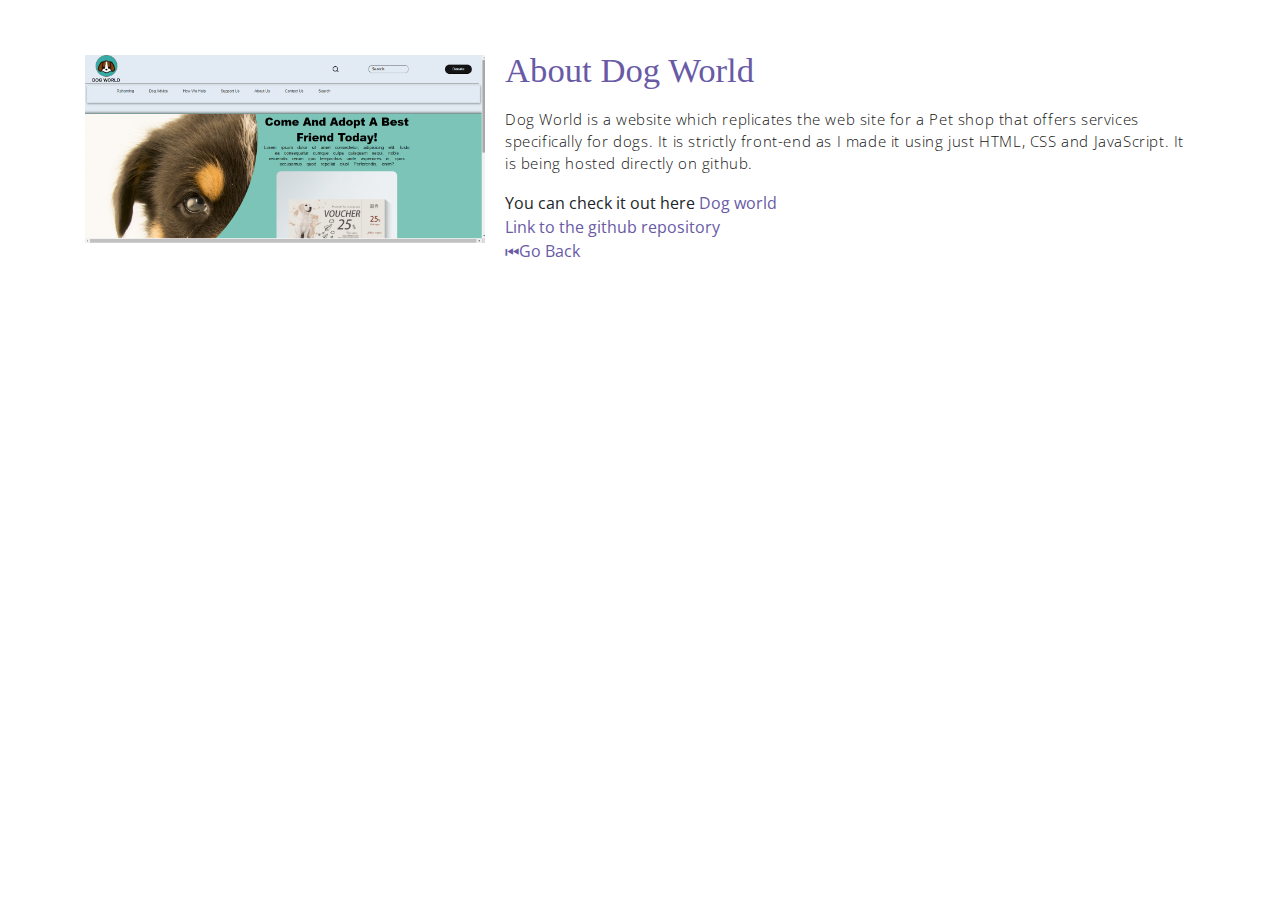
<file: PorfolioWebsite/public_html/DogWorld.html>
<!DOCTYPE html>
<html lang="en">
<head>
	<meta charset="utf-8">
    <meta name="viewport" content="width=device-width, initial-scale=1, shrink-to-fit=no">
    <meta name="description" content="Start your development with Meyawo landing page.">
    <meta name="author" content="Devcrud">
    <title> Portfolio Website</title>
    <!-- font icons -->
    <link rel="stylesheet" href="assets/vendors/themify-icons/css/themify-icons.css">
    <!-- Bootstrap + Meyawo main styles -->
	<link rel="stylesheet" href="assets/css/meyawo.css">
</head>
<body data-spy="scroll" data-target=".navbar" data-offset="40" id="home">
    <!-- about section -->
    <section class="section pt-0" id="about">
        <!-- container -->
        <div class="container text-center">
            <!-- about wrapper -->
            <div class="about" id="aboutApplicationContainer">
                <div class="about-img-holder">
                    <img src="assets/imgs/DogWorld.png" class="about-img" alt="Download free bootstrap 4 landing page, free boootstrap 4 templates, Download free bootstrap 4.1 landing page, free boootstrap 4.1.1 templates, meyawo Landing page">
                </div>
                <div class="about-caption">
                    <h2 class="section-title mb-3">About Dog World</h2>
                    <p>
                        Dog World is a website which replicates the web site for a Pet shop that offers services specifically for dogs.
                        It is strictly front-end as I made it using just HTML, CSS and JavaScript.
                        It is being hosted directly on github.
                    </p>
                    You can check it out here <a href="https://anthon002.github.io/Pet_Website/index.html" target="_blank">Dog world</a>
                    <br>
                    <a href="https://github.com/Anthon002/Anthon002.github.io/tree/main/Pet_Website">Link to the github repository</a>
                    <br>
                     <a href="index.html">⏮Go Back</a>
                </div>              
            </div><!-- end of about wrapper -->
        </div><!-- end of container -->
    </section> <!-- end of about section -->

	<!-- core  -->
    <script src="assets/vendors/jquery/jquery-3.4.1.js"></script>
    <script src="assets/vendors/bootstrap/bootstrap.bundle.js"></script>

    <!-- bootstrap 3 affix -->
	<script src="assets/vendors/bootstrap/bootstrap.affix.js"></script>

    <!-- Meyawo js -->
    <script src="assets/js/index.js"></script>

</body>
</html>
</file>
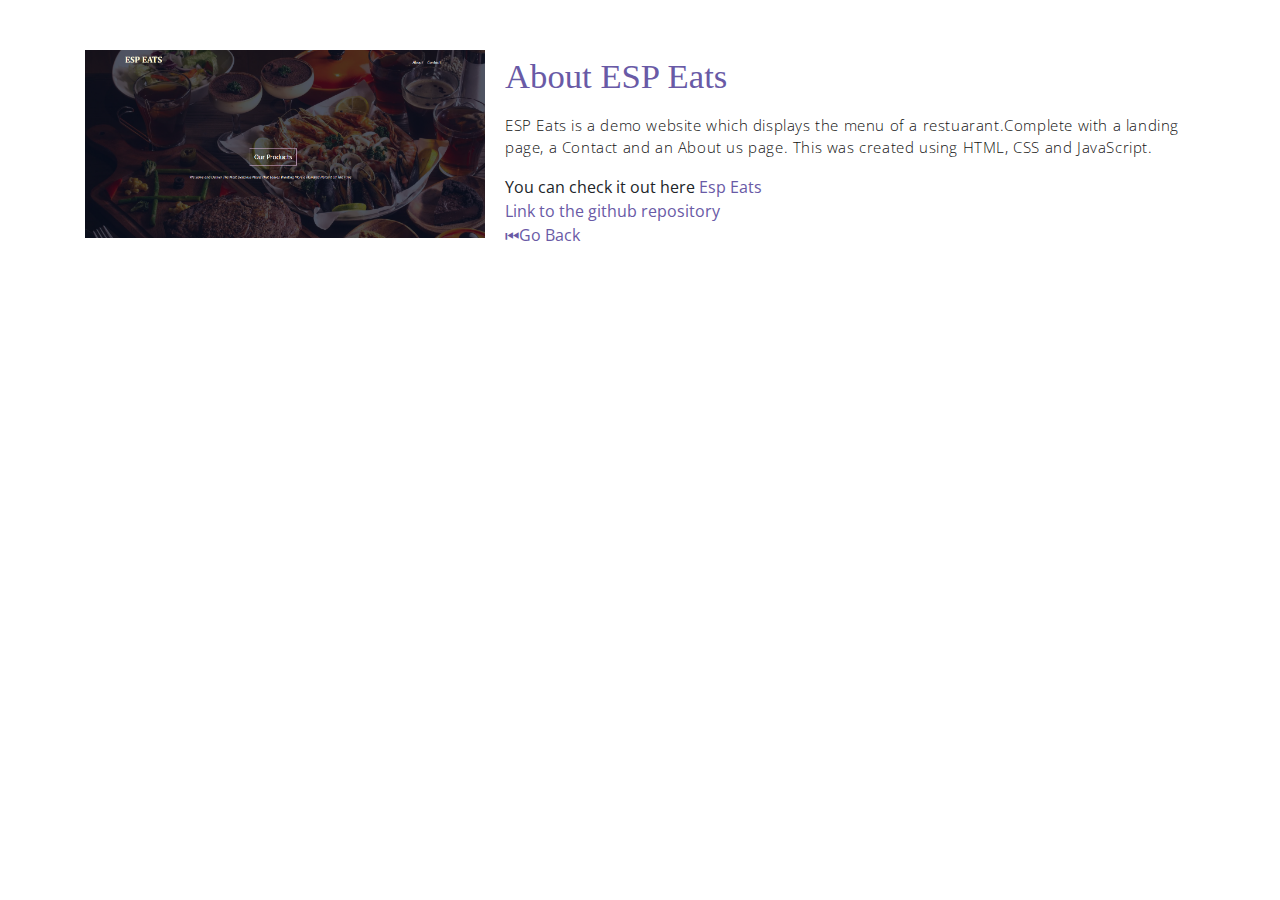
<file: PorfolioWebsite/public_html/ESPEats.html>
<!DOCTYPE html>
<html lang="en">
<head>
	<meta charset="utf-8">
    <meta name="viewport" content="width=device-width, initial-scale=1, shrink-to-fit=no">
    <meta name="description" content="Start your development with Meyawo landing page.">
    <meta name="author" content="Devcrud">
    <title> Portfolio Website</title>
    <!-- font icons -->
    <link rel="stylesheet" href="assets/vendors/themify-icons/css/themify-icons.css">
    <!-- Bootstrap + Meyawo main styles -->
	<link rel="stylesheet" href="assets/css/meyawo.css">
</head>
<body data-spy="scroll" data-target=".navbar" data-offset="40" id="home">
    <!-- about section -->
    <section class="section pt-0" id="about">
        <!-- container -->
        <div class="container text-center">
            <!-- about wrapper -->
            <div class="about" id="aboutApplicationContainer">
                <div class="about-img-holder">
                    <img src="assets/imgs/ESPEats.png" class="about-img" alt="Download free bootstrap 4 landing page, free boootstrap 4 templates, Download free bootstrap 4.1 landing page, free boootstrap 4.1.1 templates, meyawo Landing page">
                </div>
                <div class="about-caption">
                    <h2 class="section-title mb-3">About ESP Eats</h2>
                    <p>
                        ESP Eats is a demo website which displays the menu of a restuarant.Complete with a landing page, a Contact and an About us page.
                        This was created using HTML, CSS and JavaScript.
                    </p>
                    You can check it out here <a href="https://anthon002.github.io/Resturant/Index.html" target="_blank">Esp Eats</a>
                    <br>
                    <a href="https://github.com/Anthon002/Anthon002.github.io/tree/main/Resturant">Link to the github repository</a>
                    <br>
                     <a href="index.html">⏮Go Back</a>
                </div>              
            </div><!-- end of about wrapper -->
        </div><!-- end of container -->
    </section> <!-- end of about section -->

	<!-- core  -->
    <script src="assets/vendors/jquery/jquery-3.4.1.js"></script>
    <script src="assets/vendors/bootstrap/bootstrap.bundle.js"></script>

    <!-- bootstrap 3 affix -->
	<script src="assets/vendors/bootstrap/bootstrap.affix.js"></script>

    <!-- Meyawo js -->
    <script src="assets/js/index.js"></script>

</body>
</html>
</file>
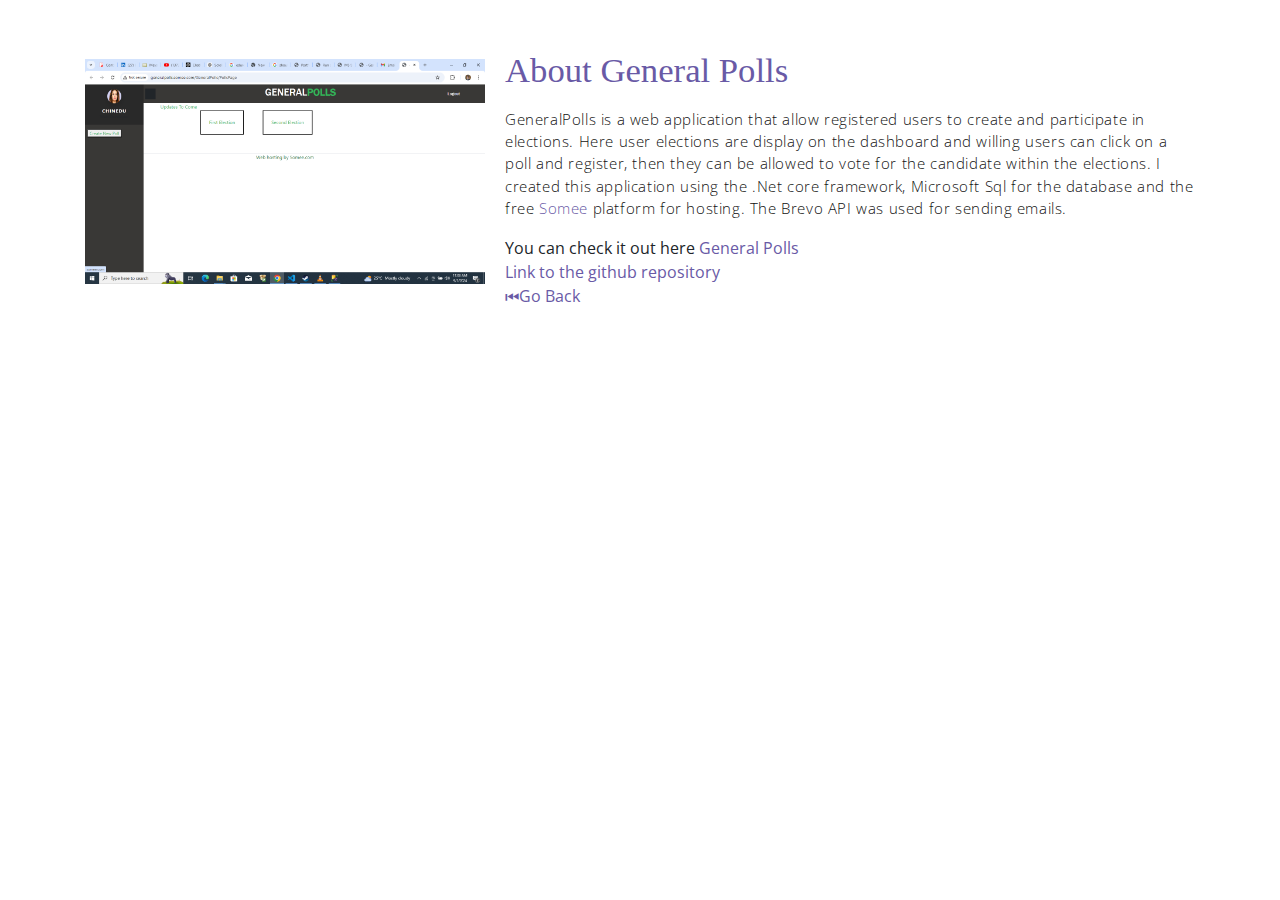
<file: PorfolioWebsite/public_html/GeneralPolls.html>
<!DOCTYPE html>
<html lang="en">
<head>
	<meta charset="utf-8">
    <meta name="viewport" content="width=device-width, initial-scale=1, shrink-to-fit=no">
    <meta name="description" content="Start your development with Meyawo landing page.">
    <meta name="author" content="Devcrud">
    <title> Portfolio Website</title>
    <!-- font icons -->
    <link rel="stylesheet" href="assets/vendors/themify-icons/css/themify-icons.css">
    <!-- Bootstrap + Meyawo main styles -->
	<link rel="stylesheet" href="assets/css/meyawo.css">
</head>
<body data-spy="scroll" data-target=".navbar" data-offset="40" id="home">
    <!-- about section -->
    <section class="section pt-0" id="about">
        <!-- container -->
        <div class="container text-center">
            <!-- about wrapper -->
            <div class="about" id="aboutApplicationContainer">
                <div class="about-img-holder">
                    <img src="assets/imgs/GeneralPolls.png" class="about-img" alt="Download free bootstrap 4 landing page, free boootstrap 4 templates, Download free bootstrap 4.1 landing page, free boootstrap 4.1.1 templates, meyawo Landing page">
                </div>
                <div class="about-caption">
                    <h2 class="section-title mb-3">About General Polls</h2>
                    <p>
                        GeneralPolls is a web application that allow registered users to create and participate in elections. Here user elections are display on the dashboard and willing users can click on a
                        poll and register, then they can be allowed to vote for the candidate within the elections. I created this application using the .Net core framework, Microsoft Sql for the database and the 
                        free <a href="somee.com"> Somee</a> platform for hosting. The Brevo API was used for sending emails.
                        
                    </p>
                    You can check it out here <a href="http://GeneralPolls.somee.com/" target="_blank">General Polls</a>
                    <br>
                    <a href="https://github.com/Anthon002/GeneralPolls">Link to the github repository</a>
                    <br>
                     <a href="index.html">⏮Go Back</a>
                </div>              
            </div><!-- end of about wrapper -->
        </div><!-- end of container -->
    </section> <!-- end of about section -->

	<!-- core  -->
    <script src="assets/vendors/jquery/jquery-3.4.1.js"></script>
    <script src="assets/vendors/bootstrap/bootstrap.bundle.js"></script>

    <!-- bootstrap 3 affix -->
	<script src="assets/vendors/bootstrap/bootstrap.affix.js"></script>

    <!-- Meyawo js -->
    <script src="assets/js/index.js"></script>

</body>
</html>
</file>
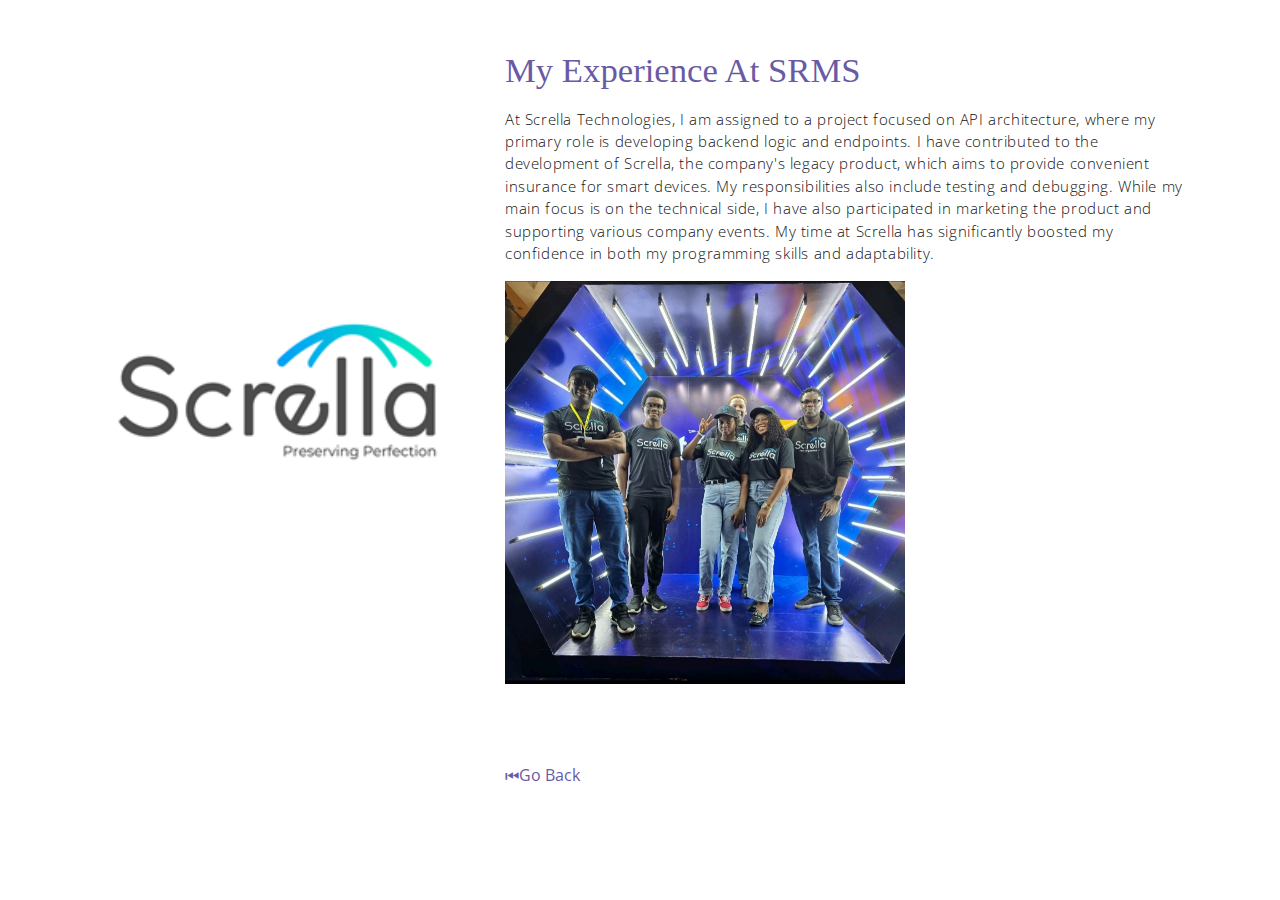
<file: PorfolioWebsite/public_html/Scrella.html>
<!DOCTYPE html>
<html lang="en">
<head>
	<meta charset="utf-8">
    <meta name="viewport" content="width=device-width, initial-scale=1, shrink-to-fit=no">
    <meta name="description" content="Start your development with Meyawo landing page.">
    <meta name="author" content="Devcrud">
    <title> Portfolio Website</title>
    <!-- font icons -->
    <link rel="stylesheet" href="assets/vendors/themify-icons/css/themify-icons.css">
    <!-- Bootstrap + Meyawo main styles -->
	<link rel="stylesheet" href="assets/css/meyawo.css">
</head>
<body data-spy="scroll" data-target=".navbar" data-offset="40" id="home">
    <!-- about section -->
    <section class="section pt-0" id="about">
        <!-- container -->
        <div class="container text-center">
            <!-- about wrapper -->
            <div class="about" id="aboutApplicationContainer">
                <div class="about-img-holder">
                    <img src="assets/imgs/scrella.png" class="about-img" alt="Download free bootstrap 4 landing page, free boootstrap 4 templates, Download free bootstrap 4.1 landing page, free boootstrap 4.1.1 templates, meyawo Landing page">
                </div>
                <div class="about-caption">
                    <h2 class="section-title mb-3">My Experience At SRMS</h2>
                    <p>
                        At Scrella Technologies, I am assigned to a project focused on API architecture, where my primary role is developing backend logic and endpoints. I have contributed to the development of Scrella, the company's legacy product, which aims to provide convenient insurance for smart devices. My responsibilities also include testing and debugging. While my main focus is on the technical side, I have also participated in marketing the product and supporting various company events. My time at Scrella has significantly boosted my confidence in both my programming skills and adaptability.

                         <div class="about-img-holder">
                            <img src="assets/imgs/Scrella.jpg" class="about-img" alt="Download free bootstrap 4 landing page, free boootstrap 4 templates, Download free bootstrap 4.1 landing page, free boootstrap 4.1.1 templates, meyawo Landing page">
                        </div> 
                    </p>
                    <br>
                    <br>
                     <a href="index.html">⏮Go Back</a>
                </div>              
            </div><!-- end of about wrapper -->
        </div><!-- end of container -->
    </section> <!-- end of about section -->

	<!-- core  -->
    <script src="assets/vendors/jquery/jquery-3.4.1.js"></script>
    <script src="assets/vendors/bootstrap/bootstrap.bundle.js"></script>

    <!-- bootstrap 3 affix -->
	<script src="assets/vendors/bootstrap/bootstrap.affix.js"></script>

    <!-- Meyawo js -->
    <script src="assets/js/index.js"></script>

</body>
</html>
</file>
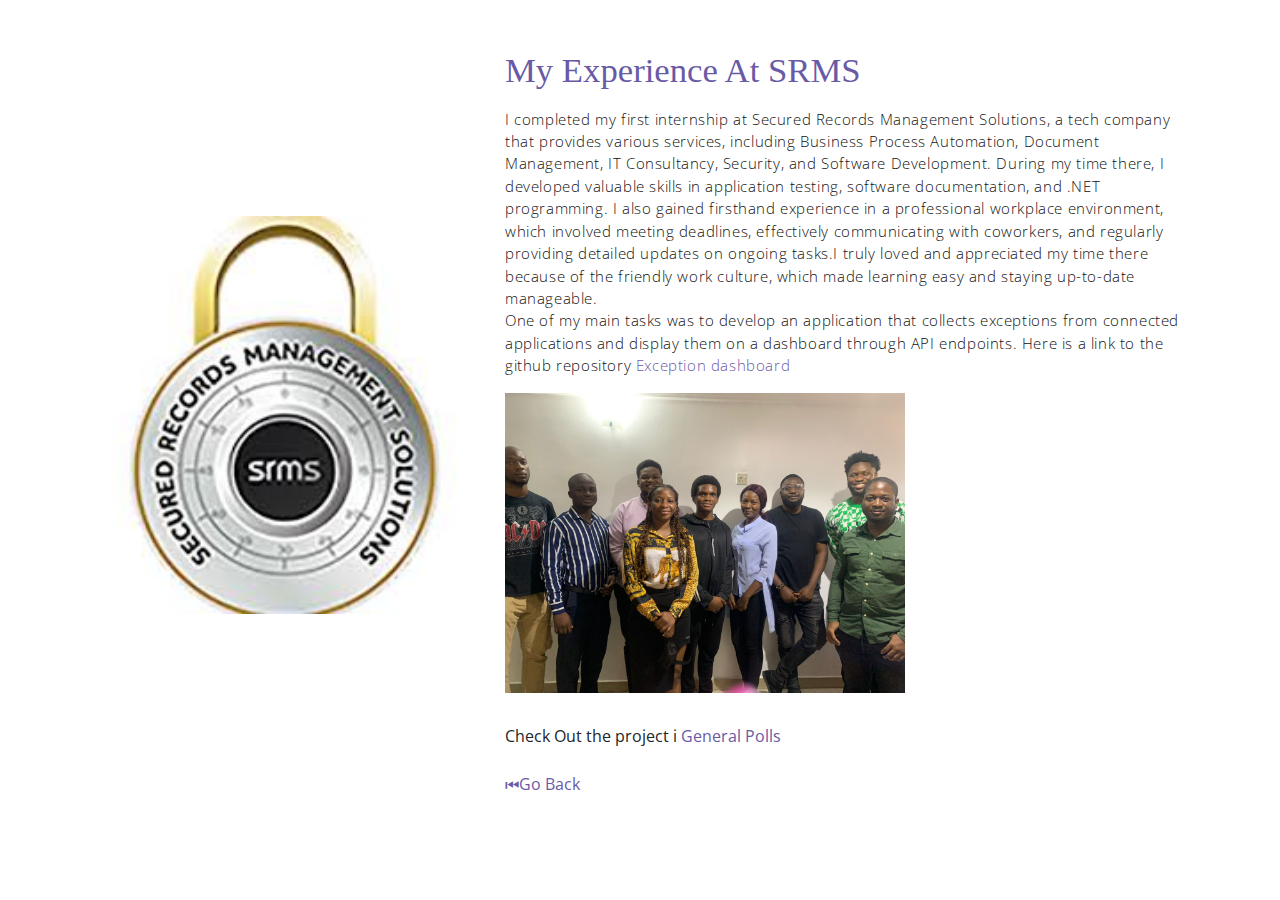
<file: PorfolioWebsite/public_html/SRMS.html>
<!DOCTYPE html>
<html lang="en">
<head>
	<meta charset="utf-8">
    <meta name="viewport" content="width=device-width, initial-scale=1, shrink-to-fit=no">
    <meta name="description" content="Start your development with Meyawo landing page.">
    <meta name="author" content="Devcrud">
    <title> Portfolio Website</title>
    <!-- font icons -->
    <link rel="stylesheet" href="assets/vendors/themify-icons/css/themify-icons.css">
    <!-- Bootstrap + Meyawo main styles -->
	<link rel="stylesheet" href="assets/css/meyawo.css">
</head>
<body data-spy="scroll" data-target=".navbar" data-offset="40" id="home">
    <!-- about section -->
    <section class="section pt-0" id="about">
        <!-- container -->
        <div class="container text-center">
            <!-- about wrapper -->
            <div class="about" id="aboutApplicationContainer">
                <div class="about-img-holder">
                    <img src="assets/imgs/SRMS.jfif" class="about-img" alt="Download free bootstrap 4 landing page, free boootstrap 4 templates, Download free bootstrap 4.1 landing page, free boootstrap 4.1.1 templates, meyawo Landing page">
                </div>
                <div class="about-caption">
                    <h2 class="section-title mb-3">My Experience At SRMS</h2>
                    <p>
                        I completed my first internship at Secured Records Management Solutions, a tech company that provides various services, 
                        including Business Process Automation, Document Management, IT Consultancy, Security, and Software Development. 
                        During my time there, I developed valuable skills in application testing, software documentation, and .NET programming. 
                        I also gained firsthand experience in a professional workplace environment, which involved meeting deadlines, effectively
                         communicating with coworkers, and regularly providing detailed updates on ongoing tasks.I truly loved and appreciated my time there because of the friendly work culture,
                          which made learning easy and staying up-to-date manageable. <br> 
                          One of my main tasks was to develop an application that collects exceptions from connected applications and display them on a dashboard through API endpoints. Here 
                          is a link to the github repository <a href="https://github.com/Anthon002/ExceptionDashboard">Exception dashboard</a>

                         <div class="about-img-holder">
                            <img src="assets/imgs/SRMS.jpg" class="about-img" alt="Download free bootstrap 4 landing page, free boootstrap 4 templates, Download free bootstrap 4.1 landing page, free boootstrap 4.1.1 templates, meyawo Landing page">
                        </div> 
                    </p>
                    Check Out the project i  <a href="http://GeneralPolls.somee.com/" target="_blank">General Polls</a>
                    <br>
                    <br>
                     <a href="index.html">⏮Go Back</a>
                </div>              
            </div><!-- end of about wrapper -->
        </div><!-- end of container -->
    </section> <!-- end of about section -->

	<!-- core  -->
    <script src="assets/vendors/jquery/jquery-3.4.1.js"></script>
    <script src="assets/vendors/bootstrap/bootstrap.bundle.js"></script>

    <!-- bootstrap 3 affix -->
	<script src="assets/vendors/bootstrap/bootstrap.affix.js"></script>

    <!-- Meyawo js -->
    <script src="assets/js/index.js"></script>

</body>
</html>
</file>
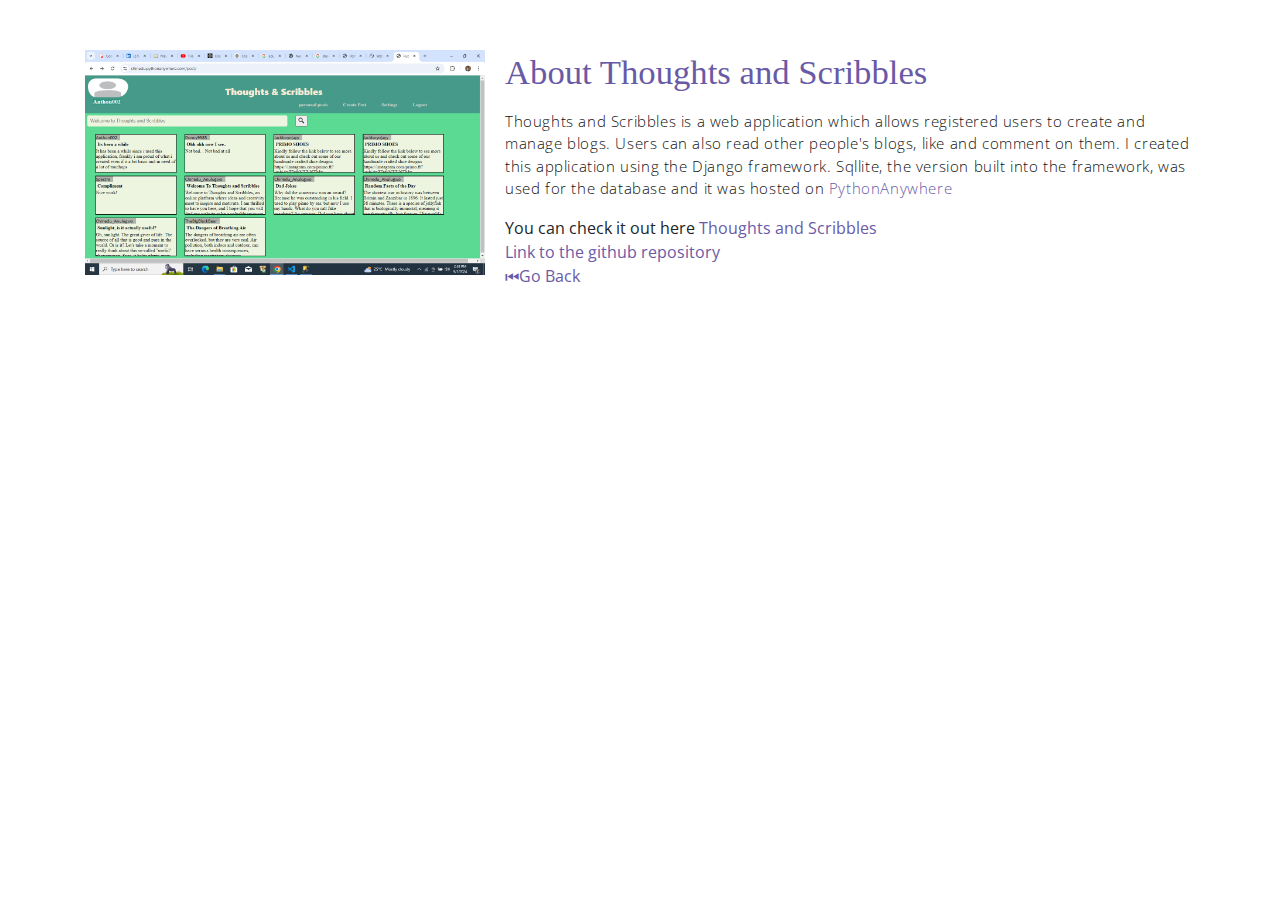
<file: PorfolioWebsite/public_html/ThoughtsAndScribble.html>
<!DOCTYPE html>
<html lang="en">
<head>
	<meta charset="utf-8">
    <meta name="viewport" content="width=device-width, initial-scale=1, shrink-to-fit=no">
    <meta name="description" content="Start your development with Meyawo landing page.">
    <meta name="author" content="Devcrud">
    <title> Portfolio Website</title>
    <!-- font icons -->
    <link rel="stylesheet" href="assets/vendors/themify-icons/css/themify-icons.css">
    <!-- Bootstrap + Meyawo main styles -->
	<link rel="stylesheet" href="assets/css/meyawo.css">
</head>
<body data-spy="scroll" data-target=".navbar" data-offset="40" id="home">
    <!-- about section -->
    <section class="section pt-0" id="about">
        <!-- container -->
        <div class="container text-center">
            <!-- about wrapper -->
            <div class="about" id="aboutApplicationContainer">
                <div class="about-img-holder">
                    <img src="assets/imgs/thoughtsAndScribbles.png" class="about-img" alt="Download free bootstrap 4 landing page, free boootstrap 4 templates, Download free bootstrap 4.1 landing page, free boootstrap 4.1.1 templates, meyawo Landing page">
                </div>
                <div class="about-caption">
                    <h2 class="section-title mb-3">About Thoughts and Scribbles</h2>
                    <p>
                        Thoughts and Scribbles is a web application which allows registered users to create and manage blogs. Users can also read other people's blogs, like and comment on them. 
                        I created this application using the Django framework. Sqllite, the version built into the framework, was used for the database and it was hosted on <a href="pythonanywhere.com">PythonAnywhere</a>
                    </p>
                    You can check it out here <a href="https://chinedu.pythonanywhere.com/" target="_blank">Thoughts and Scribbles</a>
                    <br>
                    <a href="https://github.com/Anthon002/Django_blog_website">Link to the github repository</a>
                    <br>
                     <a href="index.html">⏮Go Back</a>
                </div>              
            </div><!-- end of about wrapper -->
        </div><!-- end of container -->
    </section> <!-- end of about section -->

	<!-- core  -->
    <script src="assets/vendors/jquery/jquery-3.4.1.js"></script>
    <script src="assets/vendors/bootstrap/bootstrap.bundle.js"></script>

    <!-- bootstrap 3 affix -->
	<script src="assets/vendors/bootstrap/bootstrap.affix.js"></script>

    <!-- Meyawo js -->
    <script src="assets/js/index.js"></script>

</body>
</html>
</file>
<file: Pet_Website/main.css>
body{
    background-color:#E2EBF3;
    height:minmax(100vh,auto);
}
.navDiv{
    display:grid;
    grid-template-columns:1fr 1fr;
    background-color:rgb(226, 235, 243);
    grid-auto-rows: 8em;
    margin-top:-0.5em;
    margin-left:-0.5em;
    width:98vw;
    border-bottom:1px solid rgb(128, 128, 128) ;

}
.logo{
    margin-left:2em;
    display:grid;
}
.logo div{
    font-weight:bold;
    font-size: 20px;
    font-family: sans-serif;
    
}
.imgL{
    width:6em;
    border:2px solid grey;
    background-color:#38AAA4;
    border-radius:200px;
    margin-left:1em;
}
.search{
    display:grid;
    grid-template-columns:1fr 0.5fr;
    justify-items: end;
    align-items: center;
    margin-right:0em;
    padding:2em;
    gap:1em;
    font-weight:bold;
    font-family: sans-serif;
}
.searchIcon{
    position: absolute;
    left:70em;
    top:3em;
    width:2em;
}
.search div{
    border: 2px solid black;
    border-radius: 20px;
    padding:10px;
}
.search .d{
    padding-right: 2em;
    padding-left:2em;
    color:rgb(240, 240, 240);
    background-color:rgb(19, 19, 19);
}
.search .s{
    background-color:#38aaa400 ;
    height:2.5em;
    border-radius: 20px;
    padding-left:1em;
}
.search .s::-webkit-input-placeholder {
    font-weight: bold;
    font-size: 17px;
    color:#302f2f;
}
.nav{
    margin-top:0.5em;
    display: grid;
    grid-auto-rows:5em ;
    background-color: #E2EBF3;
    box-shadow: 2px 3px 10px  rgba(0, 0, 0, 0.438);
}
.nav ul{
    list-style-type: none;
    margin-left: 6em;
}
.nav .ham{
    display: none;
}
.nav li{
    float:left;
    margin-right:4em;
    font-size:17px;
    font-family: sans-serif;
}
.nav a{
    text-decoration:none;
    color:#302f2f;

}
.content1{
    display:grid;
    height: 150vh;
    grid-template-columns:0.5fr 2fr 1fr;
    grid-auto-rows:minmax(1em,auto);
    grid-auto-columns: 10em;
    background-color:#38aa8e98;
    margin-top:3em;
    width:99.3vw;
    margin-left:-1em;
    border-top:1px solid rgba(0, 0, 0, 0.253);
    box-shadow:0px -5px 10px rgba(0, 0, 0, 0.397);
}
.content1 .imgA{
    width: 45vw;
}
.content1 .cuteDog{
    width:80vw;
    clip-path:circle(50% at 10% 10%);
}
.content1 .Adopt{
    font-weight: 900;
    font-family:sans-serif;
    font-size:50px;
    background-color: #7CC4B7;
    text-align: center;
    height:1px;

}
.Adopt .adoptContent{
    font-weight:300;
    font-size: 20px;
    word-spacing: 15px;
    line-height: 25px;

}
.content1 .petVoucher{
    width:30vw;
    align-items:start;
    border-radius: 20px;
    margin-top: 20px;
}
nav.sticky{
    position: fixed;
    top:-199px;
    margin-left: 70px;
    margin-top: 200px;
    z-index:1;
    transition:500ms;
    background-color: rgba(124, 179, 196, 0.76);
}
nav ul a li::after{
    content:"";
    width:0%;
    display:block;
    background-color:#3880aa;
    margin:auto;
    height:5px;
    border-radius:10px;
    transition:500ms;
}
nav ul a li:hover::after{
    width:90%;
}
nav ul a li:hover{
    transition:500ms;
    width: 120px;
    background-color: #3880aac4;
    border-radius: 10px;
    padding-left:10px;
    color:rgb(229, 249, 252);
    font-weight: 700;
}
@media screen and (max-width: 767px){
    .navDiv{
        display: block;
    }
    .navDiv .logo .imgL{
        position: absolute;
        left: 8px;
        width:23vw;
    }
    .search .s{
        position: absolute;
        left:20px;
        top:15vh;
    }
    .search .d{
        margin-right: -20vh;
        margin-top:10vh;
    }
    .searchIcon{
        position: absolute;
        display:none;
    }
    .logo .words{
        position:absolute;
        margin-left: 25vw;
        margin-top: 5vh;
    }
    .nav li{
        display: none;
    }
    .nav .ham{
        display:block;
        cursor: pointer;
        position: absolute;
        left:10px;
    }
}
</file>
<file: PorfolioWebsite/public_html/assets/vendors/themify-icons/css/themify-icons.css>
@font-face {
	font-family: 'themify';
	src:url("../fonts/themify.eot?-fvbane");
	src:url("../fonts/themify.eot?#iefix-fvbane") format("embedded-opentype"),
		url("../fonts/themify.woff?-fvbane") format("woff"),
		url("../fonts/themify.ttf?-fvbane") format("truetype"),
		url("../fonts/themify.svg?-fvbane#themify") format("svg");
	font-weight: normal;
	font-style: normal;
}

[class^="ti-"], [class*=" ti-"] {
	font-family: 'themify';
	speak: none;
	font-style: normal;
	font-weight: normal;
	font-variant: normal;
	text-transform: none;
	line-height: 1;

	/* Better Font Rendering =========== */
	-webkit-font-smoothing: antialiased;
	-moz-osx-font-smoothing: grayscale;
}

.ti-wand:before {
	content: "\e600";
}
.ti-volume:before {
	content: "\e601";
}
.ti-user:before {
	content: "\e602";
}
.ti-unlock:before {
	content: "\e603";
}
.ti-unlink:before {
	content: "\e604";
}
.ti-trash:before {
	content: "\e605";
}
.ti-thought:before {
	content: "\e606";
}
.ti-target:before {
	content: "\e607";
}
.ti-tag:before {
	content: "\e608";
}
.ti-tablet:before {
	content: "\e609";
}
.ti-star:before {
	content: "\e60a";
}
.ti-spray:before {
	content: "\e60b";
}
.ti-signal:before {
	content: "\e60c";
}
.ti-shopping-cart:before {
	content: "\e60d";
}
.ti-shopping-cart-full:before {
	content: "\e60e";
}
.ti-settings:before {
	content: "\e60f";
}
.ti-search:before {
	content: "\e610";
}
.ti-zoom-in:before {
	content: "\e611";
}
.ti-zoom-out:before {
	content: "\e612";
}
.ti-cut:before {
	content: "\e613";
}
.ti-ruler:before {
	content: "\e614";
}
.ti-ruler-pencil:before {
	content: "\e615";
}
.ti-ruler-alt:before {
	content: "\e616";
}
.ti-bookmark:before {
	content: "\e617";
}
.ti-bookmark-alt:before {
	content: "\e618";
}
.ti-reload:before {
	content: "\e619";
}
.ti-plus:before {
	content: "\e61a";
}
.ti-pin:before {
	content: "\e61b";
}
.ti-pencil:before {
	content: "\e61c";
}
.ti-pencil-alt:before {
	content: "\e61d";
}
.ti-paint-roller:before {
	content: "\e61e";
}
.ti-paint-bucket:before {
	content: "\e61f";
}
.ti-na:before {
	content: "\e620";
}
.ti-mobile:before {
	content: "\e621";
}
.ti-minus:before {
	content: "\e622";
}
.ti-medall:before {
	content: "\e623";
}
.ti-medall-alt:before {
	content: "\e624";
}
.ti-marker:before {
	content: "\e625";
}
.ti-marker-alt:before {
	content: "\e626";
}
.ti-arrow-up:before {
	content: "\e627";
}
.ti-arrow-right:before {
	content: "\e628";
}
.ti-arrow-left:before {
	content: "\e629";
}
.ti-arrow-down:before {
	content: "\e62a";
}
.ti-lock:before {
	content: "\e62b";
}
.ti-location-arrow:before {
	content: "\e62c";
}
.ti-link:before {
	content: "\e62d";
}
.ti-layout:before {
	content: "\e62e";
}
.ti-layers:before {
	content: "\e62f";
}
.ti-layers-alt:before {
	content: "\e630";
}
.ti-key:before {
	content: "\e631";
}
.ti-import:before {
	content: "\e632";
}
.ti-image:before {
	content: "\e633";
}
.ti-heart:before {
	content: "\e634";
}
.ti-heart-broken:before {
	content: "\e635";
}
.ti-hand-stop:before {
	content: "\e636";
}
.ti-hand-open:before {
	content: "\e637";
}
.ti-hand-drag:before {
	content: "\e638";
}
.ti-folder:before {
	content: "\e639";
}
.ti-flag:before {
	content: "\e63a";
}
.ti-flag-alt:before {
	content: "\e63b";
}
.ti-flag-alt-2:before {
	content: "\e63c";
}
.ti-eye:before {
	content: "\e63d";
}
.ti-export:before {
	content: "\e63e";
}
.ti-exchange-vertical:before {
	content: "\e63f";
}
.ti-desktop:before {
	content: "\e640";
}
.ti-cup:before {
	content: "\e641";
}
.ti-crown:before {
	content: "\e642";
}
.ti-comments:before {
	content: "\e643";
}
.ti-comment:before {
	content: "\e644";
}
.ti-comment-alt:before {
	content: "\e645";
}
.ti-close:before {
	content: "\e646";
}
.ti-clip:before {
	content: "\e647";
}
.ti-angle-up:before {
	content: "\e648";
}
.ti-angle-right:before {
	content: "\e649";
}
.ti-angle-left:before {
	content: "\e64a";
}
.ti-angle-down:before {
	content: "\e64b";
}
.ti-check:before {
	content: "\e64c";
}
.ti-check-box:before {
	content: "\e64d";
}
.ti-camera:before {
	content: "\e64e";
}
.ti-announcement:before {
	content: "\e64f";
}
.ti-brush:before {
	content: "\e650";
}
.ti-briefcase:before {
	content: "\e651";
}
.ti-bolt:before {
	content: "\e652";
}
.ti-bolt-alt:before {
	content: "\e653";
}
.ti-blackboard:before {
	content: "\e654";
}
.ti-bag:before {
	content: "\e655";
}
.ti-move:before {
	content: "\e656";
}
.ti-arrows-vertical:before {
	content: "\e657";
}
.ti-arrows-horizontal:before {
	content: "\e658";
}
.ti-fullscreen:before {
	content: "\e659";
}
.ti-arrow-top-right:before {
	content: "\e65a";
}
.ti-arrow-top-left:before {
	content: "\e65b";
}
.ti-arrow-circle-up:before {
	content: "\e65c";
}
.ti-arrow-circle-right:before {
	content: "\e65d";
}
.ti-arrow-circle-left:before {
	content: "\e65e";
}
.ti-arrow-circle-down:before {
	content: "\e65f";
}
.ti-angle-double-up:before {
	content: "\e660";
}
.ti-angle-double-right:before {
	content: "\e661";
}
.ti-angle-double-left:before {
	content: "\e662";
}
.ti-angle-double-down:before {
	content: "\e663";
}
.ti-zip:before {
	content: "\e664";
}
.ti-world:before {
	content: "\e665";
}
.ti-wheelchair:before {
	content: "\e666";
}
.ti-view-list:before {
	content: "\e667";
}
.ti-view-list-alt:before {
	content: "\e668";
}
.ti-view-grid:before {
	content: "\e669";
}
.ti-uppercase:before {
	content: "\e66a";
}
.ti-upload:before {
	content: "\e66b";
}
.ti-underline:before {
	content: "\e66c";
}
.ti-truck:before {
	content: "\e66d";
}
.ti-timer:before {
	content: "\e66e";
}
.ti-ticket:before {
	content: "\e66f";
}
.ti-thumb-up:before {
	content: "\e670";
}
.ti-thumb-down:before {
	content: "\e671";
}
.ti-text:before {
	content: "\e672";
}
.ti-stats-up:before {
	content: "\e673";
}
.ti-stats-down:before {
	content: "\e674";
}
.ti-split-v:before {
	content: "\e675";
}
.ti-split-h:before {
	content: "\e676";
}
.ti-smallcap:before {
	content: "\e677";
}
.ti-shine:before {
	content: "\e678";
}
.ti-shift-right:before {
	content: "\e679";
}
.ti-shift-left:before {
	content: "\e67a";
}
.ti-shield:before {
	content: "\e67b";
}
.ti-notepad:before {
	content: "\e67c";
}
.ti-server:before {
	content: "\e67d";
}
.ti-quote-right:before {
	content: "\e67e";
}
.ti-quote-left:before {
	content: "\e67f";
}
.ti-pulse:before {
	content: "\e680";
}
.ti-printer:before {
	content: "\e681";
}
.ti-power-off:before {
	content: "\e682";
}
.ti-plug:before {
	content: "\e683";
}
.ti-pie-chart:before {
	content: "\e684";
}
.ti-paragraph:before {
	content: "\e685";
}
.ti-panel:before {
	content: "\e686";
}
.ti-package:before {
	content: "\e687";
}
.ti-music:before {
	content: "\e688";
}
.ti-music-alt:before {
	content: "\e689";
}
.ti-mouse:before {
	content: "\e68a";
}
.ti-mouse-alt:before {
	content: "\e68b";
}
.ti-money:before {
	content: "\e68c";
}
.ti-microphone:before {
	content: "\e68d";
}
.ti-menu:before {
	content: "\e68e";
}
.ti-menu-alt:before {
	content: "\e68f";
}
.ti-map:before {
	content: "\e690";
}
.ti-map-alt:before {
	content: "\e691";
}
.ti-loop:before {
	content: "\e692";
}
.ti-location-pin:before {
	content: "\e693";
}
.ti-list:before {
	content: "\e694";
}
.ti-light-bulb:before {
	content: "\e695";
}
.ti-Italic:before {
	content: "\e696";
}
.ti-info:before {
	content: "\e697";
}
.ti-infinite:before {
	content: "\e698";
}
.ti-id-badge:before {
	content: "\e699";
}
.ti-hummer:before {
	content: "\e69a";
}
.ti-home:before {
	content: "\e69b";
}
.ti-help:before {
	content: "\e69c";
}
.ti-headphone:before {
	content: "\e69d";
}
.ti-harddrives:before {
	content: "\e69e";
}
.ti-harddrive:before {
	content: "\e69f";
}
.ti-gift:before {
	content: "\e6a0";
}
.ti-game:before {
	content: "\e6a1";
}
.ti-filter:before {
	content: "\e6a2";
}
.ti-files:before {
	content: "\e6a3";
}
.ti-file:before {
	content: "\e6a4";
}
.ti-eraser:before {
	content: "\e6a5";
}
.ti-envelope:before {
	content: "\e6a6";
}
.ti-download:before {
	content: "\e6a7";
}
.ti-direction:before {
	content: "\e6a8";
}
.ti-direction-alt:before {
	content: "\e6a9";
}
.ti-dashboard:before {
	content: "\e6aa";
}
.ti-control-stop:before {
	content: "\e6ab";
}
.ti-control-shuffle:before {
	content: "\e6ac";
}
.ti-control-play:before {
	content: "\e6ad";
}
.ti-control-pause:before {
	content: "\e6ae";
}
.ti-control-forward:before {
	content: "\e6af";
}
.ti-control-backward:before {
	content: "\e6b0";
}
.ti-cloud:before {
	content: "\e6b1";
}
.ti-cloud-up:before {
	content: "\e6b2";
}
.ti-cloud-down:before {
	content: "\e6b3";
}
.ti-clipboard:before {
	content: "\e6b4";
}
.ti-car:before {
	content: "\e6b5";
}
.ti-calendar:before {
	content: "\e6b6";
}
.ti-book:before {
	content: "\e6b7";
}
.ti-bell:before {
	content: "\e6b8";
}
.ti-basketball:before {
	content: "\e6b9";
}
.ti-bar-chart:before {
	content: "\e6ba";
}
.ti-bar-chart-alt:before {
	content: "\e6bb";
}
.ti-back-right:before {
	content: "\e6bc";
}
.ti-back-left:before {
	content: "\e6bd";
}
.ti-arrows-corner:before {
	content: "\e6be";
}
.ti-archive:before {
	content: "\e6bf";
}
.ti-anchor:before {
	content: "\e6c0";
}
.ti-align-right:before {
	content: "\e6c1";
}
.ti-align-left:before {
	content: "\e6c2";
}
.ti-align-justify:before {
	content: "\e6c3";
}
.ti-align-center:before {
	content: "\e6c4";
}
.ti-alert:before {
	content: "\e6c5";
}
.ti-alarm-clock:before {
	content: "\e6c6";
}
.ti-agenda:before {
	content: "\e6c7";
}
.ti-write:before {
	content: "\e6c8";
}
.ti-window:before {
	content: "\e6c9";
}
.ti-widgetized:before {
	content: "\e6ca";
}
.ti-widget:before {
	content: "\e6cb";
}
.ti-widget-alt:before {
	content: "\e6cc";
}
.ti-wallet:before {
	content: "\e6cd";
}
.ti-video-clapper:before {
	content: "\e6ce";
}
.ti-video-camera:before {
	content: "\e6cf";
}
.ti-vector:before {
	content: "\e6d0";
}
.ti-themify-logo:before {
	content: "\e6d1";
}
.ti-themify-favicon:before {
	content: "\e6d2";
}
.ti-themify-favicon-alt:before {
	content: "\e6d3";
}
.ti-support:before {
	content: "\e6d4";
}
.ti-stamp:before {
	content: "\e6d5";
}
.ti-split-v-alt:before {
	content: "\e6d6";
}
.ti-slice:before {
	content: "\e6d7";
}
.ti-shortcode:before {
	content: "\e6d8";
}
.ti-shift-right-alt:before {
	content: "\e6d9";
}
.ti-shift-left-alt:before {
	content: "\e6da";
}
.ti-ruler-alt-2:before {
	content: "\e6db";
}
.ti-receipt:before {
	content: "\e6dc";
}
.ti-pin2:before {
	content: "\e6dd";
}
.ti-pin-alt:before {
	content: "\e6de";
}
.ti-pencil-alt2:before {
	content: "\e6df";
}
.ti-palette:before {
	content: "\e6e0";
}
.ti-more:before {
	content: "\e6e1";
}
.ti-more-alt:before {
	content: "\e6e2";
}
.ti-microphone-alt:before {
	content: "\e6e3";
}
.ti-magnet:before {
	content: "\e6e4";
}
.ti-line-double:before {
	content: "\e6e5";
}
.ti-line-dotted:before {
	content: "\e6e6";
}
.ti-line-dashed:before {
	content: "\e6e7";
}
.ti-layout-width-full:before {
	content: "\e6e8";
}
.ti-layout-width-default:before {
	content: "\e6e9";
}
.ti-layout-width-default-alt:before {
	content: "\e6ea";
}
.ti-layout-tab:before {
	content: "\e6eb";
}
.ti-layout-tab-window:before {
	content: "\e6ec";
}
.ti-layout-tab-v:before {
	content: "\e6ed";
}
.ti-layout-tab-min:before {
	content: "\e6ee";
}
.ti-layout-slider:before {
	content: "\e6ef";
}
.ti-layout-slider-alt:before {
	content: "\e6f0";
}
.ti-layout-sidebar-right:before {
	content: "\e6f1";
}
.ti-layout-sidebar-none:before {
	content: "\e6f2";
}
.ti-layout-sidebar-left:before {
	content: "\e6f3";
}
.ti-layout-placeholder:before {
	content: "\e6f4";
}
.ti-layout-menu:before {
	content: "\e6f5";
}
.ti-layout-menu-v:before {
	content: "\e6f6";
}
.ti-layout-menu-separated:before {
	content: "\e6f7";
}
.ti-layout-menu-full:before {
	content: "\e6f8";
}
.ti-layout-media-right-alt:before {
	content: "\e6f9";
}
.ti-layout-media-right:before {
	content: "\e6fa";
}
.ti-layout-media-overlay:before {
	content: "\e6fb";
}
.ti-layout-media-overlay-alt:before {
	content: "\e6fc";
}
.ti-layout-media-overlay-alt-2:before {
	content: "\e6fd";
}
.ti-layout-media-left-alt:before {
	content: "\e6fe";
}
.ti-layout-media-left:before {
	content: "\e6ff";
}
.ti-layout-media-center-alt:before {
	content: "\e700";
}
.ti-layout-media-center:before {
	content: "\e701";
}
.ti-layout-list-thumb:before {
	content: "\e702";
}
.ti-layout-list-thumb-alt:before {
	content: "\e703";
}
.ti-layout-list-post:before {
	content: "\e704";
}
.ti-layout-list-large-image:before {
	content: "\e705";
}
.ti-layout-line-solid:before {
	content: "\e706";
}
.ti-layout-grid4:before {
	content: "\e707";
}
.ti-layout-grid3:before {
	content: "\e708";
}
.ti-layout-grid2:before {
	content: "\e709";
}
.ti-layout-grid2-thumb:before {
	content: "\e70a";
}
.ti-layout-cta-right:before {
	content: "\e70b";
}
.ti-layout-cta-left:before {
	content: "\e70c";
}
.ti-layout-cta-center:before {
	content: "\e70d";
}
.ti-layout-cta-btn-right:before {
	content: "\e70e";
}
.ti-layout-cta-btn-left:before {
	content: "\e70f";
}
.ti-layout-column4:before {
	content: "\e710";
}
.ti-layout-column3:before {
	content: "\e711";
}
.ti-layout-column2:before {
	content: "\e712";
}
.ti-layout-accordion-separated:before {
	content: "\e713";
}
.ti-layout-accordion-merged:before {
	content: "\e714";
}
.ti-layout-accordion-list:before {
	content: "\e715";
}
.ti-ink-pen:before {
	content: "\e716";
}
.ti-info-alt:before {
	content: "\e717";
}
.ti-help-alt:before {
	content: "\e718";
}
.ti-headphone-alt:before {
	content: "\e719";
}
.ti-hand-point-up:before {
	content: "\e71a";
}
.ti-hand-point-right:before {
	content: "\e71b";
}
.ti-hand-point-left:before {
	content: "\e71c";
}
.ti-hand-point-down:before {
	content: "\e71d";
}
.ti-gallery:before {
	content: "\e71e";
}
.ti-face-smile:before {
	content: "\e71f";
}
.ti-face-sad:before {
	content: "\e720";
}
.ti-credit-card:before {
	content: "\e721";
}
.ti-control-skip-forward:before {
	content: "\e722";
}
.ti-control-skip-backward:before {
	content: "\e723";
}
.ti-control-record:before {
	content: "\e724";
}
.ti-control-eject:before {
	content: "\e725";
}
.ti-comments-smiley:before {
	content: "\e726";
}
.ti-brush-alt:before {
	content: "\e727";
}
.ti-youtube:before {
	content: "\e728";
}
.ti-vimeo:before {
	content: "\e729";
}
.ti-twitter:before {
	content: "\e72a";
}
.ti-time:before {
	content: "\e72b";
}
.ti-tumblr:before {
	content: "\e72c";
}
.ti-skype:before {
	content: "\e72d";
}
.ti-share:before {
	content: "\e72e";
}
.ti-share-alt:before {
	content: "\e72f";
}
.ti-rocket:before {
	content: "\e730";
}
.ti-pinterest:before {
	content: "\e731";
}
.ti-new-window:before {
	content: "\e732";
}
.ti-microsoft:before {
	content: "\e733";
}
.ti-list-ol:before {
	content: "\e734";
}
.ti-linkedin:before {
	content: "\e735";
}
.ti-layout-sidebar-2:before {
	content: "\e736";
}
.ti-layout-grid4-alt:before {
	content: "\e737";
}
.ti-layout-grid3-alt:before {
	content: "\e738";
}
.ti-layout-grid2-alt:before {
	content: "\e739";
}
.ti-layout-column4-alt:before {
	content: "\e73a";
}
.ti-layout-column3-alt:before {
	content: "\e73b";
}
.ti-layout-column2-alt:before {
	content: "\e73c";
}
.ti-instagram:before {
	content: "\e73d";
}
.ti-google:before {
	content: "\e73e";
}
.ti-github:before {
	content: "\e73f";
}
.ti-flickr:before {
	content: "\e740";
}
.ti-facebook:before {
	content: "\e741";
}
.ti-dropbox:before {
	content: "\e742";
}
.ti-dribbble:before {
	content: "\e743";
}
.ti-apple:before {
	content: "\e744";
}
.ti-android:before {
	content: "\e745";
}
.ti-save:before {
	content: "\e746";
}
.ti-save-alt:before {
	content: "\e747";
}
.ti-yahoo:before {
	content: "\e748";
}
.ti-wordpress:before {
	content: "\e749";
}
.ti-vimeo-alt:before {
	content: "\e74a";
}
.ti-twitter-alt:before {
	content: "\e74b";
}
.ti-tumblr-alt:before {
	content: "\e74c";
}
.ti-trello:before {
	content: "\e74d";
}
.ti-stack-overflow:before {
	content: "\e74e";
}
.ti-soundcloud:before {
	content: "\e74f";
}
.ti-sharethis:before {
	content: "\e750";
}
.ti-sharethis-alt:before {
	content: "\e751";
}
.ti-reddit:before {
	content: "\e752";
}
.ti-pinterest-alt:before {
	content: "\e753";
}
.ti-microsoft-alt:before {
	content: "\e754";
}
.ti-linux:before {
	content: "\e755";
}
.ti-jsfiddle:before {
	content: "\e756";
}
.ti-joomla:before {
	content: "\e757";
}
.ti-html5:before {
	content: "\e758";
}
.ti-flickr-alt:before {
	content: "\e759";
}
.ti-email:before {
	content: "\e75a";
}
.ti-drupal:before {
	content: "\e75b";
}
.ti-dropbox-alt:before {
	content: "\e75c";
}
.ti-css3:before {
	content: "\e75d";
}
.ti-rss:before {
	content: "\e75e";
}
.ti-rss-alt:before {
	content: "\e75f";
}
</file>
<file: PorfolioWebsite/public_html/assets/css/meyawo.css>
@charset "UTF-8";
/*!
=========================================================
* Meyawo Landing page
=========================================================

* Copyright: 2019 DevCRUD (https://devcrud.com)
* Licensed: (https://devcrud.com/licenses)
* Coded by www.devcrud.com

=========================================================

* The above copyright notice and this permission notice shall be included in all copies or substantial portions of the Software.
*/
@import url("https://fonts.googleapis.com/css?family=Baloo+Paaji|Open+Sans:300,300i,400,400i,600,600i,700,700i");
:root {
  --blue: #1e549f;
  --indigo: #695aa6;
  --purple: #6f42c1;
  --pink: #e83e8c;
  --red: #ec185d;
  --orange: #ff6d02;
  --yellow: #ffc107;
  --green: #1bb74f;
  --teal: #20c997;
  --cyan: #17a2b8;
  --white: #fff;
  --gray: #6c757d;
  --gray-dark: #393e46;
  --primary: #695aa6;
  --secondary: #393e46;
  --success: #1bb74f;
  --info: #17a2b8;
  --warning: #ff6d02;
  --danger: #ec185d;
  --light: #f8f9fa;
  --dark: #212529;
  --breakpoint-xs: 0;
  --breakpoint-sm: 576px;
  --breakpoint-md: 768px;
  --breakpoint-lg: 992px;
  --breakpoint-xl: 1200px;
  --font-family-sans-serif: "Open Sans", sans-serif;
  --font-family-monospace: SFMono-Regular, Menlo, Monaco, Consolas, "Liberation Mono", "Courier New", monospace;
}

*,
*::before,
*::after {
  box-sizing: border-box;
}

html {
  font-family: sans-serif;
  line-height: 1.15;
  -webkit-text-size-adjust: 100%;
  -webkit-tap-highlight-color: rgba(0, 0, 0, 0);
}

article, aside, figcaption, figure, footer, header, hgroup, main, nav, section {
  display: block;
}

body {
  margin: 0;
  font-family: "Open Sans", sans-serif;
  font-size: 1rem;
  font-weight: 400;
  line-height: 1.5;
  color: #212529;
  text-align: left;
  background-color: #fff;
}

[tabindex="-1"]:focus {
  outline: 0 !important;
}

hr {
  box-sizing: content-box;
  height: 0;
  overflow: visible;
}

h1, h2, h3, h4, h5, h6 {
  margin-top: 0;
  margin-bottom: 0.5rem;
}

p {
  margin-top: 0;
  margin-bottom: 1rem;
}

abbr[title],
abbr[data-original-title] {
  text-decoration: underline;
  -webkit-text-decoration: underline dotted;
          text-decoration: underline dotted;
  cursor: help;
  border-bottom: 0;
  -webkit-text-decoration-skip-ink: none;
          text-decoration-skip-ink: none;
}

address {
  margin-bottom: 1rem;
  font-style: normal;
  line-height: inherit;
}

ol,
ul,
dl {
  margin-top: 0;
  margin-bottom: 1rem;
}

ol ol,
ul ul,
ol ul,
ul ol {
  margin-bottom: 0;
}

dt {
  font-weight: 700;
}

dd {
  margin-bottom: .5rem;
  margin-left: 0;
}

blockquote {
  margin: 0 0 1rem;
}

b,
strong {
  font-weight: bolder;
}

small {
  font-size: 80%;
}

sub,
sup {
  position: relative;
  font-size: 75%;
  line-height: 0;
  vertical-align: baseline;
}

sub {
  bottom: -.25em;
}

sup {
  top: -.5em;
}

a {
  color: #695aa6;
  text-decoration: none;
  background-color: transparent;
}

a:hover {
  color: #493f75;
  text-decoration: none;
}

a:not([href]):not([tabindex]) {
  color: inherit;
  text-decoration: none;
}

a:not([href]):not([tabindex]):hover, a:not([href]):not([tabindex]):focus {
  color: inherit;
  text-decoration: none;
}

a:not([href]):not([tabindex]):focus {
  outline: 0;
}

pre,
code,
kbd,
samp {
  font-family: SFMono-Regular, Menlo, Monaco, Consolas, "Liberation Mono", "Courier New", monospace;
  font-size: 1em;
}

pre {
  margin-top: 0;
  margin-bottom: 1rem;
  overflow: auto;
}

figure {
  margin: 0 0 1rem;
}

img {
  vertical-align: middle;
  border-style: none;
}

svg {
  overflow: hidden;
  vertical-align: middle;
}

table {
  border-collapse: collapse;
}

caption {
  padding-top: 0.75rem;
  padding-bottom: 0.75rem;
  color: #6c757d;
  text-align: left;
  caption-side: bottom;
}

th {
  text-align: inherit;
}

label {
  display: inline-block;
  margin-bottom: 0.5rem;
}

button {
  border-radius: 0;
}

button:focus {
  outline: 1px dotted;
  outline: 5px auto -webkit-focus-ring-color;
}

input,
button,
select,
optgroup,
textarea {
  margin: 0;
  font-family: inherit;
  font-size: inherit;
  line-height: inherit;
}

button,
input {
  overflow: visible;
}

button,
select {
  text-transform: none;
}

select {
  word-wrap: normal;
}

button,
[type="button"],
[type="reset"],
[type="submit"] {
  -webkit-appearance: button;
}

button:not(:disabled),
[type="button"]:not(:disabled),
[type="reset"]:not(:disabled),
[type="submit"]:not(:disabled) {
  cursor: pointer;
}

button::-moz-focus-inner,
[type="button"]::-moz-focus-inner,
[type="reset"]::-moz-focus-inner,
[type="submit"]::-moz-focus-inner {
  padding: 0;
  border-style: none;
}

input[type="radio"],
input[type="checkbox"] {
  box-sizing: border-box;
  padding: 0;
}

input[type="date"],
input[type="time"],
input[type="datetime-local"],
input[type="month"] {
  -webkit-appearance: listbox;
}

textarea {
  overflow: auto;
  resize: vertical;
}

fieldset {
  min-width: 0;
  padding: 0;
  margin: 0;
  border: 0;
}

legend {
  display: block;
  width: 100%;
  max-width: 100%;
  padding: 0;
  margin-bottom: .5rem;
  font-size: 1.5rem;
  line-height: inherit;
  color: inherit;
  white-space: normal;
}

progress {
  vertical-align: baseline;
}

[type="number"]::-webkit-inner-spin-button,
[type="number"]::-webkit-outer-spin-button {
  height: auto;
}

[type="search"] {
  outline-offset: -2px;
  -webkit-appearance: none;
}

[type="search"]::-webkit-search-decoration {
  -webkit-appearance: none;
}

::-webkit-file-upload-button {
  font: inherit;
  -webkit-appearance: button;
}

output {
  display: inline-block;
}

summary {
  display: list-item;
  cursor: pointer;
}

template {
  display: none;
}

[hidden] {
  display: none !important;
}

h1, h2, h3, h4, h5, h6,
.h1, .h2, .h3, .h4, .h5, .h6 {
  margin-bottom: 0.5rem;
  font-weight: 500;
  line-height: 1.2;
}

h1, .h1 {
  font-size: 2.5rem;
}

h2, .h2 {
  font-size: 2rem;
}

h3, .h3 {
  font-size: 1.75rem;
}

h4, .h4 {
  font-size: 1.5rem;
}

h5, .h5 {
  font-size: 1.25rem;
}

h6, .h6 {
  font-size: 1rem;
}

.lead {
  font-size: 1.25rem;
  font-weight: 300;
}

.display-1 {
  font-size: 6rem;
  font-weight: 300;
  line-height: 1.2;
}

.display-2 {
  font-size: 5.5rem;
  font-weight: 300;
  line-height: 1.2;
}

.display-3 {
  font-size: 4.5rem;
  font-weight: 300;
  line-height: 1.2;
}

.display-4 {
  font-size: 3.5rem;
  font-weight: 300;
  line-height: 1.2;
}

hr {
  margin-top: 1rem;
  margin-bottom: 1rem;
  border: 0;
  border-top: 1px solid rgba(0, 0, 0, 0.1);
}

small,
.small {
  font-size: 80%;
  font-weight: 400;
}

mark,
.mark {
  padding: 0.2em;
  background-color: #fcf8e3;
}

.list-unstyled {
  padding-left: 0;
  list-style: none;
}

.list-inline {
  padding-left: 0;
  list-style: none;
}

.list-inline-item {
  display: inline-block;
}

.list-inline-item:not(:last-child) {
  margin-right: 0.5rem;
}

.initialism {
  font-size: 90%;
  text-transform: uppercase;
}

.blockquote {
  margin-bottom: 1rem;
  font-size: 1.25rem;
}

.blockquote-footer {
  display: block;
  font-size: 80%;
  color: #6c757d;
}

.blockquote-footer::before {
  content: "\2014\00A0";
}

.img-fluid {
  max-width: 100%;
  height: auto;
}

.img-thumbnail {
  padding: 0.25rem;
  background-color: #fff;
  border: 1px solid #dee2e6;
  border-radius: 0.25rem;
  max-width: 100%;
  height: auto;
}

.figure {
  display: inline-block;
}

.figure-img {
  margin-bottom: 0.5rem;
  line-height: 1;
}

.figure-caption {
  font-size: 90%;
  color: #6c757d;
}

code {
  font-size: 87.5%;
  color: #e83e8c;
  word-break: break-word;
}

a > code {
  color: inherit;
}

kbd {
  padding: 0.2rem 0.4rem;
  font-size: 87.5%;
  color: #fff;
  background-color: #212529;
  border-radius: 0.2rem;
}

kbd kbd {
  padding: 0;
  font-size: 100%;
  font-weight: 700;
}

pre {
  display: block;
  font-size: 87.5%;
  color: #212529;
}

pre code {
  font-size: inherit;
  color: inherit;
  word-break: normal;
}

.pre-scrollable {
  max-height: 340px;
  overflow-y: scroll;
}

.container {
  width: 100%;
  padding-right: 15px;
  padding-left: 15px;
  margin-right: auto;
  margin-left: auto;
}

@media (min-width: 576px) {
  .container {
    max-width: 540px;
  }
}

@media (min-width: 768px) {
  .container {
    max-width: 720px;
  }
}

@media (min-width: 992px) {
  .container {
    max-width: 960px;
  }
}

@media (min-width: 1200px) {
  .container {
    max-width: 1140px;
  }
}

.container-fluid {
  width: 100%;
  padding-right: 15px;
  padding-left: 15px;
  margin-right: auto;
  margin-left: auto;
}

.row {
  display: -webkit-box;
  display: -webkit-flex;
  display: -ms-flexbox;
  display: flex;
  -webkit-flex-wrap: wrap;
      -ms-flex-wrap: wrap;
          flex-wrap: wrap;
  margin-right: -15px;
  margin-left: -15px;
}

.no-gutters {
  margin-right: 0;
  margin-left: 0;
}

.no-gutters > .col,
.no-gutters > [class*="col-"] {
  padding-right: 0;
  padding-left: 0;
}

.col-1, .col-2, .col-3, .col-4, .col-5, .col-6, .col-7, .col-8, .col-9, .col-10, .col-11, .col-12, .col,
.col-auto, .col-sm-1, .col-sm-2, .col-sm-3, .col-sm-4, .col-sm-5, .col-sm-6, .col-sm-7, .col-sm-8, .col-sm-9, .col-sm-10, .col-sm-11, .col-sm-12, .col-sm,
.col-sm-auto, .col-md-1, .col-md-2, .col-md-3, .col-md-4, .col-md-5, .col-md-6, .col-md-7, .col-md-8, .col-md-9, .col-md-10, .col-md-11, .col-md-12, .col-md,
.col-md-auto, .col-lg-1, .col-lg-2, .col-lg-3, .col-lg-4, .col-lg-5, .col-lg-6, .col-lg-7, .col-lg-8, .col-lg-9, .col-lg-10, .col-lg-11, .col-lg-12, .col-lg,
.col-lg-auto, .col-xl-1, .col-xl-2, .col-xl-3, .col-xl-4, .col-xl-5, .col-xl-6, .col-xl-7, .col-xl-8, .col-xl-9, .col-xl-10, .col-xl-11, .col-xl-12, .col-xl,
.col-xl-auto {
  position: relative;
  width: 100%;
  padding-right: 15px;
  padding-left: 15px;
}

.col {
  -webkit-flex-basis: 0;
      -ms-flex-preferred-size: 0;
          flex-basis: 0;
  -webkit-box-flex: 1;
  -webkit-flex-grow: 1;
      -ms-flex-positive: 1;
          flex-grow: 1;
  max-width: 100%;
}

.col-auto {
  -webkit-box-flex: 0;
  -webkit-flex: 0 0 auto;
      -ms-flex: 0 0 auto;
          flex: 0 0 auto;
  width: auto;
  max-width: 100%;
}

.col-1 {
  -webkit-box-flex: 0;
  -webkit-flex: 0 0 8.33333%;
      -ms-flex: 0 0 8.33333%;
          flex: 0 0 8.33333%;
  max-width: 8.33333%;
}

.col-2 {
  -webkit-box-flex: 0;
  -webkit-flex: 0 0 16.66667%;
      -ms-flex: 0 0 16.66667%;
          flex: 0 0 16.66667%;
  max-width: 16.66667%;
}

.col-3 {
  -webkit-box-flex: 0;
  -webkit-flex: 0 0 25%;
      -ms-flex: 0 0 25%;
          flex: 0 0 25%;
  max-width: 25%;
}

.col-4 {
  -webkit-box-flex: 0;
  -webkit-flex: 0 0 33.33333%;
      -ms-flex: 0 0 33.33333%;
          flex: 0 0 33.33333%;
  max-width: 33.33333%;
}

.col-5 {
  -webkit-box-flex: 0;
  -webkit-flex: 0 0 41.66667%;
      -ms-flex: 0 0 41.66667%;
          flex: 0 0 41.66667%;
  max-width: 41.66667%;
}

.col-6 {
  -webkit-box-flex: 0;
  -webkit-flex: 0 0 50%;
      -ms-flex: 0 0 50%;
          flex: 0 0 50%;
  max-width: 50%;
}

.col-7 {
  -webkit-box-flex: 0;
  -webkit-flex: 0 0 58.33333%;
      -ms-flex: 0 0 58.33333%;
          flex: 0 0 58.33333%;
  max-width: 58.33333%;
}

.col-8 {
  -webkit-box-flex: 0;
  -webkit-flex: 0 0 66.66667%;
      -ms-flex: 0 0 66.66667%;
          flex: 0 0 66.66667%;
  max-width: 66.66667%;
}

.col-9 {
  -webkit-box-flex: 0;
  -webkit-flex: 0 0 75%;
      -ms-flex: 0 0 75%;
          flex: 0 0 75%;
  max-width: 75%;
}

.col-10 {
  -webkit-box-flex: 0;
  -webkit-flex: 0 0 83.33333%;
      -ms-flex: 0 0 83.33333%;
          flex: 0 0 83.33333%;
  max-width: 83.33333%;
}

.col-11 {
  -webkit-box-flex: 0;
  -webkit-flex: 0 0 91.66667%;
      -ms-flex: 0 0 91.66667%;
          flex: 0 0 91.66667%;
  max-width: 91.66667%;
}

.col-12 {
  -webkit-box-flex: 0;
  -webkit-flex: 0 0 100%;
      -ms-flex: 0 0 100%;
          flex: 0 0 100%;
  max-width: 100%;
}

.order-first {
  -webkit-box-ordinal-group: 0;
  -webkit-order: -1;
      -ms-flex-order: -1;
          order: -1;
}

.order-last {
  -webkit-box-ordinal-group: 14;
  -webkit-order: 13;
      -ms-flex-order: 13;
          order: 13;
}

.order-0 {
  -webkit-box-ordinal-group: 1;
  -webkit-order: 0;
      -ms-flex-order: 0;
          order: 0;
}

.order-1 {
  -webkit-box-ordinal-group: 2;
  -webkit-order: 1;
      -ms-flex-order: 1;
          order: 1;
}

.order-2 {
  -webkit-box-ordinal-group: 3;
  -webkit-order: 2;
      -ms-flex-order: 2;
          order: 2;
}

.order-3 {
  -webkit-box-ordinal-group: 4;
  -webkit-order: 3;
      -ms-flex-order: 3;
          order: 3;
}

.order-4 {
  -webkit-box-ordinal-group: 5;
  -webkit-order: 4;
      -ms-flex-order: 4;
          order: 4;
}

.order-5 {
  -webkit-box-ordinal-group: 6;
  -webkit-order: 5;
      -ms-flex-order: 5;
          order: 5;
}

.order-6 {
  -webkit-box-ordinal-group: 7;
  -webkit-order: 6;
      -ms-flex-order: 6;
          order: 6;
}

.order-7 {
  -webkit-box-ordinal-group: 8;
  -webkit-order: 7;
      -ms-flex-order: 7;
          order: 7;
}

.order-8 {
  -webkit-box-ordinal-group: 9;
  -webkit-order: 8;
      -ms-flex-order: 8;
          order: 8;
}

.order-9 {
  -webkit-box-ordinal-group: 10;
  -webkit-order: 9;
      -ms-flex-order: 9;
          order: 9;
}

.order-10 {
  -webkit-box-ordinal-group: 11;
  -webkit-order: 10;
      -ms-flex-order: 10;
          order: 10;
}

.order-11 {
  -webkit-box-ordinal-group: 12;
  -webkit-order: 11;
      -ms-flex-order: 11;
          order: 11;
}

.order-12 {
  -webkit-box-ordinal-group: 13;
  -webkit-order: 12;
      -ms-flex-order: 12;
          order: 12;
}

.offset-1 {
  margin-left: 8.33333%;
}

.offset-2 {
  margin-left: 16.66667%;
}

.offset-3 {
  margin-left: 25%;
}

.offset-4 {
  margin-left: 33.33333%;
}

.offset-5 {
  margin-left: 41.66667%;
}

.offset-6 {
  margin-left: 50%;
}

.offset-7 {
  margin-left: 58.33333%;
}

.offset-8 {
  margin-left: 66.66667%;
}

.offset-9 {
  margin-left: 75%;
}

.offset-10 {
  margin-left: 83.33333%;
}

.offset-11 {
  margin-left: 91.66667%;
}

@media (min-width: 576px) {
  .col-sm {
    -webkit-flex-basis: 0;
        -ms-flex-preferred-size: 0;
            flex-basis: 0;
    -webkit-box-flex: 1;
    -webkit-flex-grow: 1;
        -ms-flex-positive: 1;
            flex-grow: 1;
    max-width: 100%;
  }
  .col-sm-auto {
    -webkit-box-flex: 0;
    -webkit-flex: 0 0 auto;
        -ms-flex: 0 0 auto;
            flex: 0 0 auto;
    width: auto;
    max-width: 100%;
  }
  .col-sm-1 {
    -webkit-box-flex: 0;
    -webkit-flex: 0 0 8.33333%;
        -ms-flex: 0 0 8.33333%;
            flex: 0 0 8.33333%;
    max-width: 8.33333%;
  }
  .col-sm-2 {
    -webkit-box-flex: 0;
    -webkit-flex: 0 0 16.66667%;
        -ms-flex: 0 0 16.66667%;
            flex: 0 0 16.66667%;
    max-width: 16.66667%;
  }
  .col-sm-3 {
    -webkit-box-flex: 0;
    -webkit-flex: 0 0 25%;
        -ms-flex: 0 0 25%;
            flex: 0 0 25%;
    max-width: 25%;
  }
  .col-sm-4 {
    -webkit-box-flex: 0;
    -webkit-flex: 0 0 33.33333%;
        -ms-flex: 0 0 33.33333%;
            flex: 0 0 33.33333%;
    max-width: 33.33333%;
  }
  .col-sm-5 {
    -webkit-box-flex: 0;
    -webkit-flex: 0 0 41.66667%;
        -ms-flex: 0 0 41.66667%;
            flex: 0 0 41.66667%;
    max-width: 41.66667%;
  }
  .col-sm-6 {
    -webkit-box-flex: 0;
    -webkit-flex: 0 0 50%;
        -ms-flex: 0 0 50%;
            flex: 0 0 50%;
    max-width: 50%;
  }
  .col-sm-7 {
    -webkit-box-flex: 0;
    -webkit-flex: 0 0 58.33333%;
        -ms-flex: 0 0 58.33333%;
            flex: 0 0 58.33333%;
    max-width: 58.33333%;
  }
  .col-sm-8 {
    -webkit-box-flex: 0;
    -webkit-flex: 0 0 66.66667%;
        -ms-flex: 0 0 66.66667%;
            flex: 0 0 66.66667%;
    max-width: 66.66667%;
  }
  .col-sm-9 {
    -webkit-box-flex: 0;
    -webkit-flex: 0 0 75%;
        -ms-flex: 0 0 75%;
            flex: 0 0 75%;
    max-width: 75%;
  }
  .col-sm-10 {
    -webkit-box-flex: 0;
    -webkit-flex: 0 0 83.33333%;
        -ms-flex: 0 0 83.33333%;
            flex: 0 0 83.33333%;
    max-width: 83.33333%;
  }
  .col-sm-11 {
    -webkit-box-flex: 0;
    -webkit-flex: 0 0 91.66667%;
        -ms-flex: 0 0 91.66667%;
            flex: 0 0 91.66667%;
    max-width: 91.66667%;
  }
  .col-sm-12 {
    -webkit-box-flex: 0;
    -webkit-flex: 0 0 100%;
        -ms-flex: 0 0 100%;
            flex: 0 0 100%;
    max-width: 100%;
  }
  .order-sm-first {
    -webkit-box-ordinal-group: 0;
    -webkit-order: -1;
        -ms-flex-order: -1;
            order: -1;
  }
  .order-sm-last {
    -webkit-box-ordinal-group: 14;
    -webkit-order: 13;
        -ms-flex-order: 13;
            order: 13;
  }
  .order-sm-0 {
    -webkit-box-ordinal-group: 1;
    -webkit-order: 0;
        -ms-flex-order: 0;
            order: 0;
  }
  .order-sm-1 {
    -webkit-box-ordinal-group: 2;
    -webkit-order: 1;
        -ms-flex-order: 1;
            order: 1;
  }
  .order-sm-2 {
    -webkit-box-ordinal-group: 3;
    -webkit-order: 2;
        -ms-flex-order: 2;
            order: 2;
  }
  .order-sm-3 {
    -webkit-box-ordinal-group: 4;
    -webkit-order: 3;
        -ms-flex-order: 3;
            order: 3;
  }
  .order-sm-4 {
    -webkit-box-ordinal-group: 5;
    -webkit-order: 4;
        -ms-flex-order: 4;
            order: 4;
  }
  .order-sm-5 {
    -webkit-box-ordinal-group: 6;
    -webkit-order: 5;
        -ms-flex-order: 5;
            order: 5;
  }
  .order-sm-6 {
    -webkit-box-ordinal-group: 7;
    -webkit-order: 6;
        -ms-flex-order: 6;
            order: 6;
  }
  .order-sm-7 {
    -webkit-box-ordinal-group: 8;
    -webkit-order: 7;
        -ms-flex-order: 7;
            order: 7;
  }
  .order-sm-8 {
    -webkit-box-ordinal-group: 9;
    -webkit-order: 8;
        -ms-flex-order: 8;
            order: 8;
  }
  .order-sm-9 {
    -webkit-box-ordinal-group: 10;
    -webkit-order: 9;
        -ms-flex-order: 9;
            order: 9;
  }
  .order-sm-10 {
    -webkit-box-ordinal-group: 11;
    -webkit-order: 10;
        -ms-flex-order: 10;
            order: 10;
  }
  .order-sm-11 {
    -webkit-box-ordinal-group: 12;
    -webkit-order: 11;
        -ms-flex-order: 11;
            order: 11;
  }
  .order-sm-12 {
    -webkit-box-ordinal-group: 13;
    -webkit-order: 12;
        -ms-flex-order: 12;
            order: 12;
  }
  .offset-sm-0 {
    margin-left: 0;
  }
  .offset-sm-1 {
    margin-left: 8.33333%;
  }
  .offset-sm-2 {
    margin-left: 16.66667%;
  }
  .offset-sm-3 {
    margin-left: 25%;
  }
  .offset-sm-4 {
    margin-left: 33.33333%;
  }
  .offset-sm-5 {
    margin-left: 41.66667%;
  }
  .offset-sm-6 {
    margin-left: 50%;
  }
  .offset-sm-7 {
    margin-left: 58.33333%;
  }
  .offset-sm-8 {
    margin-left: 66.66667%;
  }
  .offset-sm-9 {
    margin-left: 75%;
  }
  .offset-sm-10 {
    margin-left: 83.33333%;
  }
  .offset-sm-11 {
    margin-left: 91.66667%;
  }
}

@media (min-width: 768px) {
  .col-md {
    -webkit-flex-basis: 0;
        -ms-flex-preferred-size: 0;
            flex-basis: 0;
    -webkit-box-flex: 1;
    -webkit-flex-grow: 1;
        -ms-flex-positive: 1;
            flex-grow: 1;
    max-width: 100%;
  }
  .col-md-auto {
    -webkit-box-flex: 0;
    -webkit-flex: 0 0 auto;
        -ms-flex: 0 0 auto;
            flex: 0 0 auto;
    width: auto;
    max-width: 100%;
  }
  .col-md-1 {
    -webkit-box-flex: 0;
    -webkit-flex: 0 0 8.33333%;
        -ms-flex: 0 0 8.33333%;
            flex: 0 0 8.33333%;
    max-width: 8.33333%;
  }
  .col-md-2 {
    -webkit-box-flex: 0;
    -webkit-flex: 0 0 16.66667%;
        -ms-flex: 0 0 16.66667%;
            flex: 0 0 16.66667%;
    max-width: 16.66667%;
  }
  .col-md-3 {
    -webkit-box-flex: 0;
    -webkit-flex: 0 0 25%;
        -ms-flex: 0 0 25%;
            flex: 0 0 25%;
    max-width: 25%;
  }
  .col-md-4 {
    -webkit-box-flex: 0;
    -webkit-flex: 0 0 33.33333%;
        -ms-flex: 0 0 33.33333%;
            flex: 0 0 33.33333%;
    max-width: 33.33333%;
  }
  .col-md-5 {
    -webkit-box-flex: 0;
    -webkit-flex: 0 0 41.66667%;
        -ms-flex: 0 0 41.66667%;
            flex: 0 0 41.66667%;
    max-width: 41.66667%;
  }
  .col-md-6 {
    -webkit-box-flex: 0;
    -webkit-flex: 0 0 50%;
        -ms-flex: 0 0 50%;
            flex: 0 0 50%;
    max-width: 50%;
  }
  .col-md-7 {
    -webkit-box-flex: 0;
    -webkit-flex: 0 0 58.33333%;
        -ms-flex: 0 0 58.33333%;
            flex: 0 0 58.33333%;
    max-width: 58.33333%;
  }
  .col-md-8 {
    -webkit-box-flex: 0;
    -webkit-flex: 0 0 66.66667%;
        -ms-flex: 0 0 66.66667%;
            flex: 0 0 66.66667%;
    max-width: 66.66667%;
  }
  .col-md-9 {
    -webkit-box-flex: 0;
    -webkit-flex: 0 0 75%;
        -ms-flex: 0 0 75%;
            flex: 0 0 75%;
    max-width: 75%;
  }
  .col-md-10 {
    -webkit-box-flex: 0;
    -webkit-flex: 0 0 83.33333%;
        -ms-flex: 0 0 83.33333%;
            flex: 0 0 83.33333%;
    max-width: 83.33333%;
  }
  .col-md-11 {
    -webkit-box-flex: 0;
    -webkit-flex: 0 0 91.66667%;
        -ms-flex: 0 0 91.66667%;
            flex: 0 0 91.66667%;
    max-width: 91.66667%;
  }
  .col-md-12 {
    -webkit-box-flex: 0;
    -webkit-flex: 0 0 100%;
        -ms-flex: 0 0 100%;
            flex: 0 0 100%;
    max-width: 100%;
  }
  .order-md-first {
    -webkit-box-ordinal-group: 0;
    -webkit-order: -1;
        -ms-flex-order: -1;
            order: -1;
  }
  .order-md-last {
    -webkit-box-ordinal-group: 14;
    -webkit-order: 13;
        -ms-flex-order: 13;
            order: 13;
  }
  .order-md-0 {
    -webkit-box-ordinal-group: 1;
    -webkit-order: 0;
        -ms-flex-order: 0;
            order: 0;
  }
  .order-md-1 {
    -webkit-box-ordinal-group: 2;
    -webkit-order: 1;
        -ms-flex-order: 1;
            order: 1;
  }
  .order-md-2 {
    -webkit-box-ordinal-group: 3;
    -webkit-order: 2;
        -ms-flex-order: 2;
            order: 2;
  }
  .order-md-3 {
    -webkit-box-ordinal-group: 4;
    -webkit-order: 3;
        -ms-flex-order: 3;
            order: 3;
  }
  .order-md-4 {
    -webkit-box-ordinal-group: 5;
    -webkit-order: 4;
        -ms-flex-order: 4;
            order: 4;
  }
  .order-md-5 {
    -webkit-box-ordinal-group: 6;
    -webkit-order: 5;
        -ms-flex-order: 5;
            order: 5;
  }
  .order-md-6 {
    -webkit-box-ordinal-group: 7;
    -webkit-order: 6;
        -ms-flex-order: 6;
            order: 6;
  }
  .order-md-7 {
    -webkit-box-ordinal-group: 8;
    -webkit-order: 7;
        -ms-flex-order: 7;
            order: 7;
  }
  .order-md-8 {
    -webkit-box-ordinal-group: 9;
    -webkit-order: 8;
        -ms-flex-order: 8;
            order: 8;
  }
  .order-md-9 {
    -webkit-box-ordinal-group: 10;
    -webkit-order: 9;
        -ms-flex-order: 9;
            order: 9;
  }
  .order-md-10 {
    -webkit-box-ordinal-group: 11;
    -webkit-order: 10;
        -ms-flex-order: 10;
            order: 10;
  }
  .order-md-11 {
    -webkit-box-ordinal-group: 12;
    -webkit-order: 11;
        -ms-flex-order: 11;
            order: 11;
  }
  .order-md-12 {
    -webkit-box-ordinal-group: 13;
    -webkit-order: 12;
        -ms-flex-order: 12;
            order: 12;
  }
  .offset-md-0 {
    margin-left: 0;
  }
  .offset-md-1 {
    margin-left: 8.33333%;
  }
  .offset-md-2 {
    margin-left: 16.66667%;
  }
  .offset-md-3 {
    margin-left: 25%;
  }
  .offset-md-4 {
    margin-left: 33.33333%;
  }
  .offset-md-5 {
    margin-left: 41.66667%;
  }
  .offset-md-6 {
    margin-left: 50%;
  }
  .offset-md-7 {
    margin-left: 58.33333%;
  }
  .offset-md-8 {
    margin-left: 66.66667%;
  }
  .offset-md-9 {
    margin-left: 75%;
  }
  .offset-md-10 {
    margin-left: 83.33333%;
  }
  .offset-md-11 {
    margin-left: 91.66667%;
  }
}

@media (min-width: 992px) {
  .col-lg {
    -webkit-flex-basis: 0;
        -ms-flex-preferred-size: 0;
            flex-basis: 0;
    -webkit-box-flex: 1;
    -webkit-flex-grow: 1;
        -ms-flex-positive: 1;
            flex-grow: 1;
    max-width: 100%;
  }
  .col-lg-auto {
    -webkit-box-flex: 0;
    -webkit-flex: 0 0 auto;
        -ms-flex: 0 0 auto;
            flex: 0 0 auto;
    width: auto;
    max-width: 100%;
  }
  .col-lg-1 {
    -webkit-box-flex: 0;
    -webkit-flex: 0 0 8.33333%;
        -ms-flex: 0 0 8.33333%;
            flex: 0 0 8.33333%;
    max-width: 8.33333%;
  }
  .col-lg-2 {
    -webkit-box-flex: 0;
    -webkit-flex: 0 0 16.66667%;
        -ms-flex: 0 0 16.66667%;
            flex: 0 0 16.66667%;
    max-width: 16.66667%;
  }
  .col-lg-3 {
    -webkit-box-flex: 0;
    -webkit-flex: 0 0 25%;
        -ms-flex: 0 0 25%;
            flex: 0 0 25%;
    max-width: 25%;
  }
  .col-lg-4 {
    -webkit-box-flex: 0;
    -webkit-flex: 0 0 33.33333%;
        -ms-flex: 0 0 33.33333%;
            flex: 0 0 33.33333%;
    max-width: 33.33333%;
  }
  .col-lg-5 {
    -webkit-box-flex: 0;
    -webkit-flex: 0 0 41.66667%;
        -ms-flex: 0 0 41.66667%;
            flex: 0 0 41.66667%;
    max-width: 41.66667%;
  }
  .col-lg-6 {
    -webkit-box-flex: 0;
    -webkit-flex: 0 0 50%;
        -ms-flex: 0 0 50%;
            flex: 0 0 50%;
    max-width: 50%;
  }
  .col-lg-7 {
    -webkit-box-flex: 0;
    -webkit-flex: 0 0 58.33333%;
        -ms-flex: 0 0 58.33333%;
            flex: 0 0 58.33333%;
    max-width: 58.33333%;
  }
  .col-lg-8 {
    -webkit-box-flex: 0;
    -webkit-flex: 0 0 66.66667%;
        -ms-flex: 0 0 66.66667%;
            flex: 0 0 66.66667%;
    max-width: 66.66667%;
  }
  .col-lg-9 {
    -webkit-box-flex: 0;
    -webkit-flex: 0 0 75%;
        -ms-flex: 0 0 75%;
            flex: 0 0 75%;
    max-width: 75%;
  }
  .col-lg-10 {
    -webkit-box-flex: 0;
    -webkit-flex: 0 0 83.33333%;
        -ms-flex: 0 0 83.33333%;
            flex: 0 0 83.33333%;
    max-width: 83.33333%;
  }
  .col-lg-11 {
    -webkit-box-flex: 0;
    -webkit-flex: 0 0 91.66667%;
        -ms-flex: 0 0 91.66667%;
            flex: 0 0 91.66667%;
    max-width: 91.66667%;
  }
  .col-lg-12 {
    -webkit-box-flex: 0;
    -webkit-flex: 0 0 100%;
        -ms-flex: 0 0 100%;
            flex: 0 0 100%;
    max-width: 100%;
  }
  .order-lg-first {
    -webkit-box-ordinal-group: 0;
    -webkit-order: -1;
        -ms-flex-order: -1;
            order: -1;
  }
  .order-lg-last {
    -webkit-box-ordinal-group: 14;
    -webkit-order: 13;
        -ms-flex-order: 13;
            order: 13;
  }
  .order-lg-0 {
    -webkit-box-ordinal-group: 1;
    -webkit-order: 0;
        -ms-flex-order: 0;
            order: 0;
  }
  .order-lg-1 {
    -webkit-box-ordinal-group: 2;
    -webkit-order: 1;
        -ms-flex-order: 1;
            order: 1;
  }
  .order-lg-2 {
    -webkit-box-ordinal-group: 3;
    -webkit-order: 2;
        -ms-flex-order: 2;
            order: 2;
  }
  .order-lg-3 {
    -webkit-box-ordinal-group: 4;
    -webkit-order: 3;
        -ms-flex-order: 3;
            order: 3;
  }
  .order-lg-4 {
    -webkit-box-ordinal-group: 5;
    -webkit-order: 4;
        -ms-flex-order: 4;
            order: 4;
  }
  .order-lg-5 {
    -webkit-box-ordinal-group: 6;
    -webkit-order: 5;
        -ms-flex-order: 5;
            order: 5;
  }
  .order-lg-6 {
    -webkit-box-ordinal-group: 7;
    -webkit-order: 6;
        -ms-flex-order: 6;
            order: 6;
  }
  .order-lg-7 {
    -webkit-box-ordinal-group: 8;
    -webkit-order: 7;
        -ms-flex-order: 7;
            order: 7;
  }
  .order-lg-8 {
    -webkit-box-ordinal-group: 9;
    -webkit-order: 8;
        -ms-flex-order: 8;
            order: 8;
  }
  .order-lg-9 {
    -webkit-box-ordinal-group: 10;
    -webkit-order: 9;
        -ms-flex-order: 9;
            order: 9;
  }
  .order-lg-10 {
    -webkit-box-ordinal-group: 11;
    -webkit-order: 10;
        -ms-flex-order: 10;
            order: 10;
  }
  .order-lg-11 {
    -webkit-box-ordinal-group: 12;
    -webkit-order: 11;
        -ms-flex-order: 11;
            order: 11;
  }
  .order-lg-12 {
    -webkit-box-ordinal-group: 13;
    -webkit-order: 12;
        -ms-flex-order: 12;
            order: 12;
  }
  .offset-lg-0 {
    margin-left: 0;
  }
  .offset-lg-1 {
    margin-left: 8.33333%;
  }
  .offset-lg-2 {
    margin-left: 16.66667%;
  }
  .offset-lg-3 {
    margin-left: 25%;
  }
  .offset-lg-4 {
    margin-left: 33.33333%;
  }
  .offset-lg-5 {
    margin-left: 41.66667%;
  }
  .offset-lg-6 {
    margin-left: 50%;
  }
  .offset-lg-7 {
    margin-left: 58.33333%;
  }
  .offset-lg-8 {
    margin-left: 66.66667%;
  }
  .offset-lg-9 {
    margin-left: 75%;
  }
  .offset-lg-10 {
    margin-left: 83.33333%;
  }
  .offset-lg-11 {
    margin-left: 91.66667%;
  }
}

@media (min-width: 1200px) {
  .col-xl {
    -webkit-flex-basis: 0;
        -ms-flex-preferred-size: 0;
            flex-basis: 0;
    -webkit-box-flex: 1;
    -webkit-flex-grow: 1;
        -ms-flex-positive: 1;
            flex-grow: 1;
    max-width: 100%;
  }
  .col-xl-auto {
    -webkit-box-flex: 0;
    -webkit-flex: 0 0 auto;
        -ms-flex: 0 0 auto;
            flex: 0 0 auto;
    width: auto;
    max-width: 100%;
  }
  .col-xl-1 {
    -webkit-box-flex: 0;
    -webkit-flex: 0 0 8.33333%;
        -ms-flex: 0 0 8.33333%;
            flex: 0 0 8.33333%;
    max-width: 8.33333%;
  }
  .col-xl-2 {
    -webkit-box-flex: 0;
    -webkit-flex: 0 0 16.66667%;
        -ms-flex: 0 0 16.66667%;
            flex: 0 0 16.66667%;
    max-width: 16.66667%;
  }
  .col-xl-3 {
    -webkit-box-flex: 0;
    -webkit-flex: 0 0 25%;
        -ms-flex: 0 0 25%;
            flex: 0 0 25%;
    max-width: 25%;
  }
  .col-xl-4 {
    -webkit-box-flex: 0;
    -webkit-flex: 0 0 33.33333%;
        -ms-flex: 0 0 33.33333%;
            flex: 0 0 33.33333%;
    max-width: 33.33333%;
  }
  .col-xl-5 {
    -webkit-box-flex: 0;
    -webkit-flex: 0 0 41.66667%;
        -ms-flex: 0 0 41.66667%;
            flex: 0 0 41.66667%;
    max-width: 41.66667%;
  }
  .col-xl-6 {
    -webkit-box-flex: 0;
    -webkit-flex: 0 0 50%;
        -ms-flex: 0 0 50%;
            flex: 0 0 50%;
    max-width: 50%;
  }
  .col-xl-7 {
    -webkit-box-flex: 0;
    -webkit-flex: 0 0 58.33333%;
        -ms-flex: 0 0 58.33333%;
            flex: 0 0 58.33333%;
    max-width: 58.33333%;
  }
  .col-xl-8 {
    -webkit-box-flex: 0;
    -webkit-flex: 0 0 66.66667%;
        -ms-flex: 0 0 66.66667%;
            flex: 0 0 66.66667%;
    max-width: 66.66667%;
  }
  .col-xl-9 {
    -webkit-box-flex: 0;
    -webkit-flex: 0 0 75%;
        -ms-flex: 0 0 75%;
            flex: 0 0 75%;
    max-width: 75%;
  }
  .col-xl-10 {
    -webkit-box-flex: 0;
    -webkit-flex: 0 0 83.33333%;
        -ms-flex: 0 0 83.33333%;
            flex: 0 0 83.33333%;
    max-width: 83.33333%;
  }
  .col-xl-11 {
    -webkit-box-flex: 0;
    -webkit-flex: 0 0 91.66667%;
        -ms-flex: 0 0 91.66667%;
            flex: 0 0 91.66667%;
    max-width: 91.66667%;
  }
  .col-xl-12 {
    -webkit-box-flex: 0;
    -webkit-flex: 0 0 100%;
        -ms-flex: 0 0 100%;
            flex: 0 0 100%;
    max-width: 100%;
  }
  .order-xl-first {
    -webkit-box-ordinal-group: 0;
    -webkit-order: -1;
        -ms-flex-order: -1;
            order: -1;
  }
  .order-xl-last {
    -webkit-box-ordinal-group: 14;
    -webkit-order: 13;
        -ms-flex-order: 13;
            order: 13;
  }
  .order-xl-0 {
    -webkit-box-ordinal-group: 1;
    -webkit-order: 0;
        -ms-flex-order: 0;
            order: 0;
  }
  .order-xl-1 {
    -webkit-box-ordinal-group: 2;
    -webkit-order: 1;
        -ms-flex-order: 1;
            order: 1;
  }
  .order-xl-2 {
    -webkit-box-ordinal-group: 3;
    -webkit-order: 2;
        -ms-flex-order: 2;
            order: 2;
  }
  .order-xl-3 {
    -webkit-box-ordinal-group: 4;
    -webkit-order: 3;
        -ms-flex-order: 3;
            order: 3;
  }
  .order-xl-4 {
    -webkit-box-ordinal-group: 5;
    -webkit-order: 4;
        -ms-flex-order: 4;
            order: 4;
  }
  .order-xl-5 {
    -webkit-box-ordinal-group: 6;
    -webkit-order: 5;
        -ms-flex-order: 5;
            order: 5;
  }
  .order-xl-6 {
    -webkit-box-ordinal-group: 7;
    -webkit-order: 6;
        -ms-flex-order: 6;
            order: 6;
  }
  .order-xl-7 {
    -webkit-box-ordinal-group: 8;
    -webkit-order: 7;
        -ms-flex-order: 7;
            order: 7;
  }
  .order-xl-8 {
    -webkit-box-ordinal-group: 9;
    -webkit-order: 8;
        -ms-flex-order: 8;
            order: 8;
  }
  .order-xl-9 {
    -webkit-box-ordinal-group: 10;
    -webkit-order: 9;
        -ms-flex-order: 9;
            order: 9;
  }
  .order-xl-10 {
    -webkit-box-ordinal-group: 11;
    -webkit-order: 10;
        -ms-flex-order: 10;
            order: 10;
  }
  .order-xl-11 {
    -webkit-box-ordinal-group: 12;
    -webkit-order: 11;
        -ms-flex-order: 11;
            order: 11;
  }
  .order-xl-12 {
    -webkit-box-ordinal-group: 13;
    -webkit-order: 12;
        -ms-flex-order: 12;
            order: 12;
  }
  .offset-xl-0 {
    margin-left: 0;
  }
  .offset-xl-1 {
    margin-left: 8.33333%;
  }
  .offset-xl-2 {
    margin-left: 16.66667%;
  }
  .offset-xl-3 {
    margin-left: 25%;
  }
  .offset-xl-4 {
    margin-left: 33.33333%;
  }
  .offset-xl-5 {
    margin-left: 41.66667%;
  }
  .offset-xl-6 {
    margin-left: 50%;
  }
  .offset-xl-7 {
    margin-left: 58.33333%;
  }
  .offset-xl-8 {
    margin-left: 66.66667%;
  }
  .offset-xl-9 {
    margin-left: 75%;
  }
  .offset-xl-10 {
    margin-left: 83.33333%;
  }
  .offset-xl-11 {
    margin-left: 91.66667%;
  }
}

.table {
  width: 100%;
  margin-bottom: 1rem;
  color: #212529;
}

.table th,
.table td {
  padding: 0.75rem;
  vertical-align: top;
  border-top: 1px solid #dee2e6;
}

.table thead th {
  vertical-align: bottom;
  border-bottom: 2px solid #dee2e6;
}

.table tbody + tbody {
  border-top: 2px solid #dee2e6;
}

.table-sm th,
.table-sm td {
  padding: 0.3rem;
}

.table-bordered {
  border: 1px solid #dee2e6;
}

.table-bordered th,
.table-bordered td {
  border: 1px solid #dee2e6;
}

.table-bordered thead th,
.table-bordered thead td {
  border-bottom-width: 2px;
}

.table-borderless th,
.table-borderless td,
.table-borderless thead th,
.table-borderless tbody + tbody {
  border: 0;
}

.table-striped tbody tr:nth-of-type(odd) {
  background-color: rgba(0, 0, 0, 0.05);
}

.table-hover tbody tr:hover {
  color: #212529;
  background-color: rgba(0, 0, 0, 0.075);
}

.table-primary,
.table-primary > th,
.table-primary > td {
  background-color: #d5d1e6;
}

.table-primary th,
.table-primary td,
.table-primary thead th,
.table-primary tbody + tbody {
  border-color: #b1a9d1;
}

.table-hover .table-primary:hover {
  background-color: #c6c0dd;
}

.table-hover .table-primary:hover > td,
.table-hover .table-primary:hover > th {
  background-color: #c6c0dd;
}

.table-secondary,
.table-secondary > th,
.table-secondary > td {
  background-color: #c8c9cb;
}

.table-secondary th,
.table-secondary td,
.table-secondary thead th,
.table-secondary tbody + tbody {
  border-color: #989b9f;
}

.table-hover .table-secondary:hover {
  background-color: #bbbcbf;
}

.table-hover .table-secondary:hover > td,
.table-hover .table-secondary:hover > th {
  background-color: #bbbcbf;
}

.table-success,
.table-success > th,
.table-success > td {
  background-color: #bfebce;
}

.table-success th,
.table-success td,
.table-success thead th,
.table-success tbody + tbody {
  border-color: #88daa3;
}

.table-hover .table-success:hover {
  background-color: #ace5bf;
}

.table-hover .table-success:hover > td,
.table-hover .table-success:hover > th {
  background-color: #ace5bf;
}

.table-info,
.table-info > th,
.table-info > td {
  background-color: #bee5eb;
}

.table-info th,
.table-info td,
.table-info thead th,
.table-info tbody + tbody {
  border-color: #86cfda;
}

.table-hover .table-info:hover {
  background-color: #abdde5;
}

.table-hover .table-info:hover > td,
.table-hover .table-info:hover > th {
  background-color: #abdde5;
}

.table-warning,
.table-warning > th,
.table-warning > td {
  background-color: #ffd6b8;
}

.table-warning th,
.table-warning td,
.table-warning thead th,
.table-warning tbody + tbody {
  border-color: #ffb37b;
}

.table-hover .table-warning:hover {
  background-color: #ffc79f;
}

.table-hover .table-warning:hover > td,
.table-hover .table-warning:hover > th {
  background-color: #ffc79f;
}

.table-danger,
.table-danger > th,
.table-danger > td {
  background-color: #fabed2;
}

.table-danger th,
.table-danger td,
.table-danger thead th,
.table-danger tbody + tbody {
  border-color: #f587ab;
}

.table-hover .table-danger:hover {
  background-color: #f8a6c2;
}

.table-hover .table-danger:hover > td,
.table-hover .table-danger:hover > th {
  background-color: #f8a6c2;
}

.table-light,
.table-light > th,
.table-light > td {
  background-color: #fdfdfe;
}

.table-light th,
.table-light td,
.table-light thead th,
.table-light tbody + tbody {
  border-color: #fbfcfc;
}

.table-hover .table-light:hover {
  background-color: #ececf6;
}

.table-hover .table-light:hover > td,
.table-hover .table-light:hover > th {
  background-color: #ececf6;
}

.table-dark,
.table-dark > th,
.table-dark > td {
  background-color: #c1c2c3;
}

.table-dark th,
.table-dark td,
.table-dark thead th,
.table-dark tbody + tbody {
  border-color: #8c8e90;
}

.table-hover .table-dark:hover {
  background-color: #b4b5b6;
}

.table-hover .table-dark:hover > td,
.table-hover .table-dark:hover > th {
  background-color: #b4b5b6;
}

.table-active,
.table-active > th,
.table-active > td {
  background-color: rgba(0, 0, 0, 0.075);
}

.table-hover .table-active:hover {
  background-color: rgba(0, 0, 0, 0.075);
}

.table-hover .table-active:hover > td,
.table-hover .table-active:hover > th {
  background-color: rgba(0, 0, 0, 0.075);
}

.table .thead-dark th {
  color: #fff;
  background-color: #393e46;
  border-color: #4a515b;
}

.table .thead-light th {
  color: #495057;
  background-color: #e9ecef;
  border-color: #dee2e6;
}

.table-dark {
  color: #fff;
  background-color: #393e46;
}

.table-dark th,
.table-dark td,
.table-dark thead th {
  border-color: #4a515b;
}

.table-dark.table-bordered {
  border: 0;
}

.table-dark.table-striped tbody tr:nth-of-type(odd) {
  background-color: rgba(255, 255, 255, 0.05);
}

.table-dark.table-hover tbody tr:hover {
  color: #fff;
  background-color: rgba(255, 255, 255, 0.075);
}

@media (max-width: 575.98px) {
  .table-responsive-sm {
    display: block;
    width: 100%;
    overflow-x: auto;
    -webkit-overflow-scrolling: touch;
  }
  .table-responsive-sm > .table-bordered {
    border: 0;
  }
}

@media (max-width: 767.98px) {
  .table-responsive-md {
    display: block;
    width: 100%;
    overflow-x: auto;
    -webkit-overflow-scrolling: touch;
  }
  .table-responsive-md > .table-bordered {
    border: 0;
  }
}

@media (max-width: 991.98px) {
  .table-responsive-lg {
    display: block;
    width: 100%;
    overflow-x: auto;
    -webkit-overflow-scrolling: touch;
  }
  .table-responsive-lg > .table-bordered {
    border: 0;
  }
}

@media (max-width: 1199.98px) {
  .table-responsive-xl {
    display: block;
    width: 100%;
    overflow-x: auto;
    -webkit-overflow-scrolling: touch;
  }
  .table-responsive-xl > .table-bordered {
    border: 0;
  }
}

.table-responsive {
  display: block;
  width: 100%;
  overflow-x: auto;
  -webkit-overflow-scrolling: touch;
}

.table-responsive > .table-bordered {
  border: 0;
}

.form-control {
  display: block;
  width: 100%;
  height: calc(1.5em + 0.75rem + 2px);
  padding: 0.375rem 0.75rem;
  font-size: 1rem;
  font-weight: 400;
  line-height: 1.5;
  color: #495057;
  background-color: rgba(0, 0, 0, 0.01);
  background-clip: padding-box;
  border: 1px solid #ced4da;
  border-radius: 0.25rem;
  -webkit-transition: border-color 0.15s ease-in-out, box-shadow 0.15s ease-in-out;
  transition: border-color 0.15s ease-in-out, box-shadow 0.15s ease-in-out;
}

@media (prefers-reduced-motion: reduce) {
  .form-control {
    -webkit-transition: none;
    transition: none;
  }
}

.form-control::-ms-expand {
  background-color: transparent;
  border: 0;
}

.form-control:focus {
  color: #495057;
  background-color: rgba(0, 0, 0, 0.01);
  border-color: #b4add3;
  outline: 0;
  box-shadow: 0 0 0 0.2rem rgba(105, 90, 166, 0.25);
}

.form-control::-webkit-input-placeholder {
  color: #6c757d;
  opacity: 1;
}

.form-control::-moz-placeholder {
  color: #6c757d;
  opacity: 1;
}

.form-control:-ms-input-placeholder {
  color: #6c757d;
  opacity: 1;
}

.form-control::-ms-input-placeholder {
  color: #6c757d;
  opacity: 1;
}

.form-control::placeholder {
  color: #6c757d;
  opacity: 1;
}

.form-control:disabled, .form-control[readonly] {
  background-color: #e9ecef;
  opacity: 1;
}

select.form-control:focus::-ms-value {
  color: #495057;
  background-color: rgba(0, 0, 0, 0.01);
}

.form-control-file,
.form-control-range {
  display: block;
  width: 100%;
}

.col-form-label {
  padding-top: calc(0.375rem + 1px);
  padding-bottom: calc(0.375rem + 1px);
  margin-bottom: 0;
  font-size: inherit;
  line-height: 1.5;
}

.col-form-label-lg {
  padding-top: calc(0.5rem + 1px);
  padding-bottom: calc(0.5rem + 1px);
  font-size: 1.25rem;
  line-height: 1.5;
}

.col-form-label-sm {
  padding-top: calc(0.25rem + 1px);
  padding-bottom: calc(0.25rem + 1px);
  font-size: 0.875rem;
  line-height: 1.5;
}

.form-control-plaintext {
  display: block;
  width: 100%;
  padding-top: 0.375rem;
  padding-bottom: 0.375rem;
  margin-bottom: 0;
  line-height: 1.5;
  color: #212529;
  background-color: transparent;
  border: solid transparent;
  border-width: 1px 0;
}

.form-control-plaintext.form-control-sm, .form-control-plaintext.form-control-lg {
  padding-right: 0;
  padding-left: 0;
}

.form-control-sm {
  height: calc(1.5em + 0.5rem + 2px);
  padding: 0.25rem 0.5rem;
  font-size: 0.875rem;
  line-height: 1.5;
  border-radius: 0.2rem;
}

.form-control-lg {
  height: calc(1.5em + 1rem + 2px);
  padding: 0.5rem 1rem;
  font-size: 1.25rem;
  line-height: 1.5;
  border-radius: 0.3rem;
}

select.form-control[size], select.form-control[multiple] {
  height: auto;
}

textarea.form-control {
  height: auto;
}

.form-group {
  margin-bottom: 1rem;
}

.form-text {
  display: block;
  margin-top: 0.25rem;
}

.form-row {
  display: -webkit-box;
  display: -webkit-flex;
  display: -ms-flexbox;
  display: flex;
  -webkit-flex-wrap: wrap;
      -ms-flex-wrap: wrap;
          flex-wrap: wrap;
  margin-right: -5px;
  margin-left: -5px;
}

.form-row > .col,
.form-row > [class*="col-"] {
  padding-right: 5px;
  padding-left: 5px;
}

.form-check {
  position: relative;
  display: block;
  padding-left: 1.25rem;
}

.form-check-input {
  position: absolute;
  margin-top: 0.3rem;
  margin-left: -1.25rem;
}

.form-check-input:disabled ~ .form-check-label {
  color: #6c757d;
}

.form-check-label {
  margin-bottom: 0;
}

.form-check-inline {
  display: -webkit-inline-box;
  display: -webkit-inline-flex;
  display: -ms-inline-flexbox;
  display: inline-flex;
  -webkit-box-align: center;
  -webkit-align-items: center;
      -ms-flex-align: center;
          align-items: center;
  padding-left: 0;
  margin-right: 0.75rem;
}

.form-check-inline .form-check-input {
  position: static;
  margin-top: 0;
  margin-right: 0.3125rem;
  margin-left: 0;
}

.valid-feedback {
  display: none;
  width: 100%;
  margin-top: 0.25rem;
  font-size: 80%;
  color: #1bb74f;
}

.valid-tooltip {
  position: absolute;
  top: 100%;
  z-index: 5;
  display: none;
  max-width: 100%;
  padding: 0.25rem 0.5rem;
  margin-top: .1rem;
  font-size: 0.875rem;
  line-height: 1.5;
  color: #fff;
  background-color: rgba(27, 183, 79, 0.9);
  border-radius: 0.25rem;
}

.was-validated .form-control:valid, .form-control.is-valid {
  border-color: #1bb74f;
  padding-right: calc(1.5em + 0.75rem);
  background-image: url("data:image/svg+xml,%3csvg xmlns='http://www.w3.org/2000/svg' viewBox='0 0 8 8'%3e%3cpath fill='%231bb74f' d='M2.3 6.73L.6 4.53c-.4-1.04.46-1.4 1.1-.8l1.1 1.4 3.4-3.8c.6-.63 1.6-.27 1.2.7l-4 4.6c-.43.5-.8.4-1.1.1z'/%3e%3c/svg%3e");
  background-repeat: no-repeat;
  background-position: center right calc(0.375em + 0.1875rem);
  background-size: calc(0.75em + 0.375rem) calc(0.75em + 0.375rem);
}

.was-validated .form-control:valid:focus, .form-control.is-valid:focus {
  border-color: #1bb74f;
  box-shadow: 0 0 0 0.2rem rgba(27, 183, 79, 0.25);
}

.was-validated .form-control:valid ~ .valid-feedback,
.was-validated .form-control:valid ~ .valid-tooltip, .form-control.is-valid ~ .valid-feedback,
.form-control.is-valid ~ .valid-tooltip {
  display: block;
}

.was-validated textarea.form-control:valid, textarea.form-control.is-valid {
  padding-right: calc(1.5em + 0.75rem);
  background-position: top calc(0.375em + 0.1875rem) right calc(0.375em + 0.1875rem);
}

.was-validated .custom-select:valid, .custom-select.is-valid {
  border-color: #1bb74f;
  padding-right: calc((1em + 0.75rem) * 3 / 4 + 1.75rem);
  background: url("data:image/svg+xml,%3csvg xmlns='http://www.w3.org/2000/svg' viewBox='0 0 4 5'%3e%3cpath fill='%23393e46' d='M2 0L0 2h4zm0 5L0 3h4z'/%3e%3c/svg%3e") no-repeat right 0.75rem center/8px 10px, url("data:image/svg+xml,%3csvg xmlns='http://www.w3.org/2000/svg' viewBox='0 0 8 8'%3e%3cpath fill='%231bb74f' d='M2.3 6.73L.6 4.53c-.4-1.04.46-1.4 1.1-.8l1.1 1.4 3.4-3.8c.6-.63 1.6-.27 1.2.7l-4 4.6c-.43.5-.8.4-1.1.1z'/%3e%3c/svg%3e") rgba(0, 0, 0, 0.01) no-repeat center right 1.75rem/calc(0.75em + 0.375rem) calc(0.75em + 0.375rem);
}

.was-validated .custom-select:valid:focus, .custom-select.is-valid:focus {
  border-color: #1bb74f;
  box-shadow: 0 0 0 0.2rem rgba(27, 183, 79, 0.25);
}

.was-validated .custom-select:valid ~ .valid-feedback,
.was-validated .custom-select:valid ~ .valid-tooltip, .custom-select.is-valid ~ .valid-feedback,
.custom-select.is-valid ~ .valid-tooltip {
  display: block;
}

.was-validated .form-control-file:valid ~ .valid-feedback,
.was-validated .form-control-file:valid ~ .valid-tooltip, .form-control-file.is-valid ~ .valid-feedback,
.form-control-file.is-valid ~ .valid-tooltip {
  display: block;
}

.was-validated .form-check-input:valid ~ .form-check-label, .form-check-input.is-valid ~ .form-check-label {
  color: #1bb74f;
}

.was-validated .form-check-input:valid ~ .valid-feedback,
.was-validated .form-check-input:valid ~ .valid-tooltip, .form-check-input.is-valid ~ .valid-feedback,
.form-check-input.is-valid ~ .valid-tooltip {
  display: block;
}

.was-validated .custom-control-input:valid ~ .custom-control-label, .custom-control-input.is-valid ~ .custom-control-label {
  color: #1bb74f;
}

.was-validated .custom-control-input:valid ~ .custom-control-label::before, .custom-control-input.is-valid ~ .custom-control-label::before {
  border-color: #1bb74f;
}

.was-validated .custom-control-input:valid ~ .valid-feedback,
.was-validated .custom-control-input:valid ~ .valid-tooltip, .custom-control-input.is-valid ~ .valid-feedback,
.custom-control-input.is-valid ~ .valid-tooltip {
  display: block;
}

.was-validated .custom-control-input:valid:checked ~ .custom-control-label::before, .custom-control-input.is-valid:checked ~ .custom-control-label::before {
  border-color: #26df64;
  background-color: #26df64;
}

.was-validated .custom-control-input:valid:focus ~ .custom-control-label::before, .custom-control-input.is-valid:focus ~ .custom-control-label::before {
  box-shadow: 0 0 0 0.2rem rgba(27, 183, 79, 0.25);
}

.was-validated .custom-control-input:valid:focus:not(:checked) ~ .custom-control-label::before, .custom-control-input.is-valid:focus:not(:checked) ~ .custom-control-label::before {
  border-color: #1bb74f;
}

.was-validated .custom-file-input:valid ~ .custom-file-label, .custom-file-input.is-valid ~ .custom-file-label {
  border-color: #1bb74f;
}

.was-validated .custom-file-input:valid ~ .valid-feedback,
.was-validated .custom-file-input:valid ~ .valid-tooltip, .custom-file-input.is-valid ~ .valid-feedback,
.custom-file-input.is-valid ~ .valid-tooltip {
  display: block;
}

.was-validated .custom-file-input:valid:focus ~ .custom-file-label, .custom-file-input.is-valid:focus ~ .custom-file-label {
  border-color: #1bb74f;
  box-shadow: 0 0 0 0.2rem rgba(27, 183, 79, 0.25);
}

.invalid-feedback {
  display: none;
  width: 100%;
  margin-top: 0.25rem;
  font-size: 80%;
  color: #ec185d;
}

.invalid-tooltip {
  position: absolute;
  top: 100%;
  z-index: 5;
  display: none;
  max-width: 100%;
  padding: 0.25rem 0.5rem;
  margin-top: .1rem;
  font-size: 0.875rem;
  line-height: 1.5;
  color: #fff;
  background-color: rgba(236, 24, 93, 0.9);
  border-radius: 0.25rem;
}

.was-validated .form-control:invalid, .form-control.is-invalid {
  border-color: #ec185d;
  padding-right: calc(1.5em + 0.75rem);
  background-image: url("data:image/svg+xml,%3csvg xmlns='http://www.w3.org/2000/svg' fill='%23ec185d' viewBox='-2 -2 7 7'%3e%3cpath stroke='%23ec185d' d='M0 0l3 3m0-3L0 3'/%3e%3ccircle r='.5'/%3e%3ccircle cx='3' r='.5'/%3e%3ccircle cy='3' r='.5'/%3e%3ccircle cx='3' cy='3' r='.5'/%3e%3c/svg%3E");
  background-repeat: no-repeat;
  background-position: center right calc(0.375em + 0.1875rem);
  background-size: calc(0.75em + 0.375rem) calc(0.75em + 0.375rem);
}

.was-validated .form-control:invalid:focus, .form-control.is-invalid:focus {
  border-color: #ec185d;
  box-shadow: 0 0 0 0.2rem rgba(236, 24, 93, 0.25);
}

.was-validated .form-control:invalid ~ .invalid-feedback,
.was-validated .form-control:invalid ~ .invalid-tooltip, .form-control.is-invalid ~ .invalid-feedback,
.form-control.is-invalid ~ .invalid-tooltip {
  display: block;
}

.was-validated textarea.form-control:invalid, textarea.form-control.is-invalid {
  padding-right: calc(1.5em + 0.75rem);
  background-position: top calc(0.375em + 0.1875rem) right calc(0.375em + 0.1875rem);
}

.was-validated .custom-select:invalid, .custom-select.is-invalid {
  border-color: #ec185d;
  padding-right: calc((1em + 0.75rem) * 3 / 4 + 1.75rem);
  background: url("data:image/svg+xml,%3csvg xmlns='http://www.w3.org/2000/svg' viewBox='0 0 4 5'%3e%3cpath fill='%23393e46' d='M2 0L0 2h4zm0 5L0 3h4z'/%3e%3c/svg%3e") no-repeat right 0.75rem center/8px 10px, url("data:image/svg+xml,%3csvg xmlns='http://www.w3.org/2000/svg' fill='%23ec185d' viewBox='-2 -2 7 7'%3e%3cpath stroke='%23ec185d' d='M0 0l3 3m0-3L0 3'/%3e%3ccircle r='.5'/%3e%3ccircle cx='3' r='.5'/%3e%3ccircle cy='3' r='.5'/%3e%3ccircle cx='3' cy='3' r='.5'/%3e%3c/svg%3E") rgba(0, 0, 0, 0.01) no-repeat center right 1.75rem/calc(0.75em + 0.375rem) calc(0.75em + 0.375rem);
}

.was-validated .custom-select:invalid:focus, .custom-select.is-invalid:focus {
  border-color: #ec185d;
  box-shadow: 0 0 0 0.2rem rgba(236, 24, 93, 0.25);
}

.was-validated .custom-select:invalid ~ .invalid-feedback,
.was-validated .custom-select:invalid ~ .invalid-tooltip, .custom-select.is-invalid ~ .invalid-feedback,
.custom-select.is-invalid ~ .invalid-tooltip {
  display: block;
}

.was-validated .form-control-file:invalid ~ .invalid-feedback,
.was-validated .form-control-file:invalid ~ .invalid-tooltip, .form-control-file.is-invalid ~ .invalid-feedback,
.form-control-file.is-invalid ~ .invalid-tooltip {
  display: block;
}

.was-validated .form-check-input:invalid ~ .form-check-label, .form-check-input.is-invalid ~ .form-check-label {
  color: #ec185d;
}

.was-validated .form-check-input:invalid ~ .invalid-feedback,
.was-validated .form-check-input:invalid ~ .invalid-tooltip, .form-check-input.is-invalid ~ .invalid-feedback,
.form-check-input.is-invalid ~ .invalid-tooltip {
  display: block;
}

.was-validated .custom-control-input:invalid ~ .custom-control-label, .custom-control-input.is-invalid ~ .custom-control-label {
  color: #ec185d;
}

.was-validated .custom-control-input:invalid ~ .custom-control-label::before, .custom-control-input.is-invalid ~ .custom-control-label::before {
  border-color: #ec185d;
}

.was-validated .custom-control-input:invalid ~ .invalid-feedback,
.was-validated .custom-control-input:invalid ~ .invalid-tooltip, .custom-control-input.is-invalid ~ .invalid-feedback,
.custom-control-input.is-invalid ~ .invalid-tooltip {
  display: block;
}

.was-validated .custom-control-input:invalid:checked ~ .custom-control-label::before, .custom-control-input.is-invalid:checked ~ .custom-control-label::before {
  border-color: #f0477e;
  background-color: #f0477e;
}

.was-validated .custom-control-input:invalid:focus ~ .custom-control-label::before, .custom-control-input.is-invalid:focus ~ .custom-control-label::before {
  box-shadow: 0 0 0 0.2rem rgba(236, 24, 93, 0.25);
}

.was-validated .custom-control-input:invalid:focus:not(:checked) ~ .custom-control-label::before, .custom-control-input.is-invalid:focus:not(:checked) ~ .custom-control-label::before {
  border-color: #ec185d;
}

.was-validated .custom-file-input:invalid ~ .custom-file-label, .custom-file-input.is-invalid ~ .custom-file-label {
  border-color: #ec185d;
}

.was-validated .custom-file-input:invalid ~ .invalid-feedback,
.was-validated .custom-file-input:invalid ~ .invalid-tooltip, .custom-file-input.is-invalid ~ .invalid-feedback,
.custom-file-input.is-invalid ~ .invalid-tooltip {
  display: block;
}

.was-validated .custom-file-input:invalid:focus ~ .custom-file-label, .custom-file-input.is-invalid:focus ~ .custom-file-label {
  border-color: #ec185d;
  box-shadow: 0 0 0 0.2rem rgba(236, 24, 93, 0.25);
}

.form-inline {
  display: -webkit-box;
  display: -webkit-flex;
  display: -ms-flexbox;
  display: flex;
  -webkit-box-orient: horizontal;
  -webkit-box-direction: normal;
  -webkit-flex-flow: row wrap;
      -ms-flex-flow: row wrap;
          flex-flow: row wrap;
  -webkit-box-align: center;
  -webkit-align-items: center;
      -ms-flex-align: center;
          align-items: center;
}

.form-inline .form-check {
  width: 100%;
}

@media (min-width: 576px) {
  .form-inline label {
    display: -webkit-box;
    display: -webkit-flex;
    display: -ms-flexbox;
    display: flex;
    -webkit-box-align: center;
    -webkit-align-items: center;
        -ms-flex-align: center;
            align-items: center;
    -webkit-box-pack: center;
    -webkit-justify-content: center;
        -ms-flex-pack: center;
            justify-content: center;
    margin-bottom: 0;
  }
  .form-inline .form-group {
    display: -webkit-box;
    display: -webkit-flex;
    display: -ms-flexbox;
    display: flex;
    -webkit-box-flex: 0;
    -webkit-flex: 0 0 auto;
        -ms-flex: 0 0 auto;
            flex: 0 0 auto;
    -webkit-box-orient: horizontal;
    -webkit-box-direction: normal;
    -webkit-flex-flow: row wrap;
        -ms-flex-flow: row wrap;
            flex-flow: row wrap;
    -webkit-box-align: center;
    -webkit-align-items: center;
        -ms-flex-align: center;
            align-items: center;
    margin-bottom: 0;
  }
  .form-inline .form-control {
    display: inline-block;
    width: auto;
    vertical-align: middle;
  }
  .form-inline .form-control-plaintext {
    display: inline-block;
  }
  .form-inline .input-group,
  .form-inline .custom-select {
    width: auto;
  }
  .form-inline .form-check {
    display: -webkit-box;
    display: -webkit-flex;
    display: -ms-flexbox;
    display: flex;
    -webkit-box-align: center;
    -webkit-align-items: center;
        -ms-flex-align: center;
            align-items: center;
    -webkit-box-pack: center;
    -webkit-justify-content: center;
        -ms-flex-pack: center;
            justify-content: center;
    width: auto;
    padding-left: 0;
  }
  .form-inline .form-check-input {
    position: relative;
    -webkit-flex-shrink: 0;
        -ms-flex-negative: 0;
            flex-shrink: 0;
    margin-top: 0;
    margin-right: 0.25rem;
    margin-left: 0;
  }
  .form-inline .custom-control {
    -webkit-box-align: center;
    -webkit-align-items: center;
        -ms-flex-align: center;
            align-items: center;
    -webkit-box-pack: center;
    -webkit-justify-content: center;
        -ms-flex-pack: center;
            justify-content: center;
  }
  .form-inline .custom-control-label {
    margin-bottom: 0;
  }
}

.btn {
  display: inline-block;
  font-weight: 400;
  color: #212529;
  text-align: center;
  vertical-align: middle;
  -webkit-user-select: none;
     -moz-user-select: none;
      -ms-user-select: none;
          user-select: none;
  background-color: transparent;
  border: 1px solid transparent;
  padding: 0.375rem 0.75rem;
  font-size: 1rem;
  line-height: 1.5;
  border-radius: 0.1rem;
  -webkit-transition: color 0.15s ease-in-out, background-color 0.15s ease-in-out, border-color 0.15s ease-in-out, box-shadow 0.15s ease-in-out;
  transition: color 0.15s ease-in-out, background-color 0.15s ease-in-out, border-color 0.15s ease-in-out, box-shadow 0.15s ease-in-out;
}

@media (prefers-reduced-motion: reduce) {
  .btn {
    -webkit-transition: none;
    transition: none;
  }
}

.btn:hover {
  color: #212529;
  text-decoration: none;
}

.btn:focus, .btn.focus {
  outline: 0;
  box-shadow: 0 0 0 0.2rem rgba(105, 90, 166, 0.25);
}

.btn.disabled, .btn:disabled {
  opacity: 0.65;
}

a.btn.disabled,
fieldset:disabled a.btn {
  pointer-events: none;
}

.btn-primary {
  color: #fff;
  background-color: #695aa6;
  border-color: #695aa6;
}

.btn-primary:hover {
  color: #fff;
  background-color: #594c8d;
  border-color: #544885;
}

.btn-primary:focus, .btn-primary.focus {
  box-shadow: 0 0 0 0.2rem rgba(128, 115, 179, 0.5);
}

.btn-primary.disabled, .btn-primary:disabled {
  color: #fff;
  background-color: #695aa6;
  border-color: #695aa6;
}

.btn-primary:not(:disabled):not(.disabled):active, .btn-primary:not(:disabled):not(.disabled).active,
.show > .btn-primary.dropdown-toggle {
  color: #fff;
  background-color: #544885;
  border-color: #4f437d;
}

.btn-primary:not(:disabled):not(.disabled):active:focus, .btn-primary:not(:disabled):not(.disabled).active:focus,
.show > .btn-primary.dropdown-toggle:focus {
  box-shadow: 0 0 0 0.2rem rgba(128, 115, 179, 0.5);
}

.btn-secondary {
  color: #fff;
  background-color: #393e46;
  border-color: #393e46;
}

.btn-secondary:hover {
  color: #fff;
  background-color: #282b31;
  border-color: #22252a;
}

.btn-secondary:focus, .btn-secondary.focus {
  box-shadow: 0 0 0 0.2rem rgba(87, 91, 98, 0.5);
}

.btn-secondary.disabled, .btn-secondary:disabled {
  color: #fff;
  background-color: #393e46;
  border-color: #393e46;
}

.btn-secondary:not(:disabled):not(.disabled):active, .btn-secondary:not(:disabled):not(.disabled).active,
.show > .btn-secondary.dropdown-toggle {
  color: #fff;
  background-color: #22252a;
  border-color: #1c1f23;
}

.btn-secondary:not(:disabled):not(.disabled):active:focus, .btn-secondary:not(:disabled):not(.disabled).active:focus,
.show > .btn-secondary.dropdown-toggle:focus {
  box-shadow: 0 0 0 0.2rem rgba(87, 91, 98, 0.5);
}

.btn-success {
  color: #fff;
  background-color: #1bb74f;
  border-color: #1bb74f;
}

.btn-success:hover {
  color: #fff;
  background-color: #169641;
  border-color: #148b3c;
}

.btn-success:focus, .btn-success.focus {
  box-shadow: 0 0 0 0.2rem rgba(61, 194, 105, 0.5);
}

.btn-success.disabled, .btn-success:disabled {
  color: #fff;
  background-color: #1bb74f;
  border-color: #1bb74f;
}

.btn-success:not(:disabled):not(.disabled):active, .btn-success:not(:disabled):not(.disabled).active,
.show > .btn-success.dropdown-toggle {
  color: #fff;
  background-color: #148b3c;
  border-color: #137f37;
}

.btn-success:not(:disabled):not(.disabled):active:focus, .btn-success:not(:disabled):not(.disabled).active:focus,
.show > .btn-success.dropdown-toggle:focus {
  box-shadow: 0 0 0 0.2rem rgba(61, 194, 105, 0.5);
}

.btn-info {
  color: #fff;
  background-color: #17a2b8;
  border-color: #17a2b8;
}

.btn-info:hover {
  color: #fff;
  background-color: #138496;
  border-color: #117a8b;
}

.btn-info:focus, .btn-info.focus {
  box-shadow: 0 0 0 0.2rem rgba(58, 176, 195, 0.5);
}

.btn-info.disabled, .btn-info:disabled {
  color: #fff;
  background-color: #17a2b8;
  border-color: #17a2b8;
}

.btn-info:not(:disabled):not(.disabled):active, .btn-info:not(:disabled):not(.disabled).active,
.show > .btn-info.dropdown-toggle {
  color: #fff;
  background-color: #117a8b;
  border-color: #10707f;
}

.btn-info:not(:disabled):not(.disabled):active:focus, .btn-info:not(:disabled):not(.disabled).active:focus,
.show > .btn-info.dropdown-toggle:focus {
  box-shadow: 0 0 0 0.2rem rgba(58, 176, 195, 0.5);
}

.btn-warning {
  color: #fff;
  background-color: #ff6d02;
  border-color: #ff6d02;
}

.btn-warning:hover {
  color: #fff;
  background-color: #db5d00;
  border-color: #ce5700;
}

.btn-warning:focus, .btn-warning.focus {
  box-shadow: 0 0 0 0.2rem rgba(255, 131, 40, 0.5);
}

.btn-warning.disabled, .btn-warning:disabled {
  color: #fff;
  background-color: #ff6d02;
  border-color: #ff6d02;
}

.btn-warning:not(:disabled):not(.disabled):active, .btn-warning:not(:disabled):not(.disabled).active,
.show > .btn-warning.dropdown-toggle {
  color: #fff;
  background-color: #ce5700;
  border-color: #c15200;
}

.btn-warning:not(:disabled):not(.disabled):active:focus, .btn-warning:not(:disabled):not(.disabled).active:focus,
.show > .btn-warning.dropdown-toggle:focus {
  box-shadow: 0 0 0 0.2rem rgba(255, 131, 40, 0.5);
}

.btn-danger {
  color: #fff;
  background-color: #ec185d;
  border-color: #ec185d;
}

.btn-danger:hover {
  color: #fff;
  background-color: #cd114e;
  border-color: #c1104a;
}

.btn-danger:focus, .btn-danger.focus {
  box-shadow: 0 0 0 0.2rem rgba(239, 59, 117, 0.5);
}

.btn-danger.disabled, .btn-danger:disabled {
  color: #fff;
  background-color: #ec185d;
  border-color: #ec185d;
}

.btn-danger:not(:disabled):not(.disabled):active, .btn-danger:not(:disabled):not(.disabled).active,
.show > .btn-danger.dropdown-toggle {
  color: #fff;
  background-color: #c1104a;
  border-color: #b50f45;
}

.btn-danger:not(:disabled):not(.disabled):active:focus, .btn-danger:not(:disabled):not(.disabled).active:focus,
.show > .btn-danger.dropdown-toggle:focus {
  box-shadow: 0 0 0 0.2rem rgba(239, 59, 117, 0.5);
}

.btn-light {
  color: #212529;
  background-color: #f8f9fa;
  border-color: #f8f9fa;
}

.btn-light:hover {
  color: #212529;
  background-color: #e2e6ea;
  border-color: #dae0e5;
}

.btn-light:focus, .btn-light.focus {
  box-shadow: 0 0 0 0.2rem rgba(216, 217, 219, 0.5);
}

.btn-light.disabled, .btn-light:disabled {
  color: #212529;
  background-color: #f8f9fa;
  border-color: #f8f9fa;
}

.btn-light:not(:disabled):not(.disabled):active, .btn-light:not(:disabled):not(.disabled).active,
.show > .btn-light.dropdown-toggle {
  color: #212529;
  background-color: #dae0e5;
  border-color: #d3d9df;
}

.btn-light:not(:disabled):not(.disabled):active:focus, .btn-light:not(:disabled):not(.disabled).active:focus,
.show > .btn-light.dropdown-toggle:focus {
  box-shadow: 0 0 0 0.2rem rgba(216, 217, 219, 0.5);
}

.btn-dark {
  color: #fff;
  background-color: #212529;
  border-color: #212529;
}

.btn-dark:hover {
  color: #fff;
  background-color: #101214;
  border-color: #0a0c0d;
}

.btn-dark:focus, .btn-dark.focus {
  box-shadow: 0 0 0 0.2rem rgba(66, 70, 73, 0.5);
}

.btn-dark.disabled, .btn-dark:disabled {
  color: #fff;
  background-color: #212529;
  border-color: #212529;
}

.btn-dark:not(:disabled):not(.disabled):active, .btn-dark:not(:disabled):not(.disabled).active,
.show > .btn-dark.dropdown-toggle {
  color: #fff;
  background-color: #0a0c0d;
  border-color: #050506;
}

.btn-dark:not(:disabled):not(.disabled):active:focus, .btn-dark:not(:disabled):not(.disabled).active:focus,
.show > .btn-dark.dropdown-toggle:focus {
  box-shadow: 0 0 0 0.2rem rgba(66, 70, 73, 0.5);
}

.btn-outline-primary {
  color: #695aa6;
  border-color: #695aa6;
}

.btn-outline-primary:hover {
  color: #fff;
  background-color: #695aa6;
  border-color: #695aa6;
}

.btn-outline-primary:focus, .btn-outline-primary.focus {
  box-shadow: 0 0 0 0.2rem rgba(105, 90, 166, 0.5);
}

.btn-outline-primary.disabled, .btn-outline-primary:disabled {
  color: #695aa6;
  background-color: transparent;
}

.btn-outline-primary:not(:disabled):not(.disabled):active, .btn-outline-primary:not(:disabled):not(.disabled).active,
.show > .btn-outline-primary.dropdown-toggle {
  color: #fff;
  background-color: #695aa6;
  border-color: #695aa6;
}

.btn-outline-primary:not(:disabled):not(.disabled):active:focus, .btn-outline-primary:not(:disabled):not(.disabled).active:focus,
.show > .btn-outline-primary.dropdown-toggle:focus {
  box-shadow: 0 0 0 0.2rem rgba(105, 90, 166, 0.5);
}

.btn-outline-secondary {
  color: #393e46;
  border-color: #393e46;
}

.btn-outline-secondary:hover {
  color: #fff;
  background-color: #393e46;
  border-color: #393e46;
}

.btn-outline-secondary:focus, .btn-outline-secondary.focus {
  box-shadow: 0 0 0 0.2rem rgba(57, 62, 70, 0.5);
}

.btn-outline-secondary.disabled, .btn-outline-secondary:disabled {
  color: #393e46;
  background-color: transparent;
}

.btn-outline-secondary:not(:disabled):not(.disabled):active, .btn-outline-secondary:not(:disabled):not(.disabled).active,
.show > .btn-outline-secondary.dropdown-toggle {
  color: #fff;
  background-color: #393e46;
  border-color: #393e46;
}

.btn-outline-secondary:not(:disabled):not(.disabled):active:focus, .btn-outline-secondary:not(:disabled):not(.disabled).active:focus,
.show > .btn-outline-secondary.dropdown-toggle:focus {
  box-shadow: 0 0 0 0.2rem rgba(57, 62, 70, 0.5);
}

.btn-outline-success {
  color: #1bb74f;
  border-color: #1bb74f;
}

.btn-outline-success:hover {
  color: #fff;
  background-color: #1bb74f;
  border-color: #1bb74f;
}

.btn-outline-success:focus, .btn-outline-success.focus {
  box-shadow: 0 0 0 0.2rem rgba(27, 183, 79, 0.5);
}

.btn-outline-success.disabled, .btn-outline-success:disabled {
  color: #1bb74f;
  background-color: transparent;
}

.btn-outline-success:not(:disabled):not(.disabled):active, .btn-outline-success:not(:disabled):not(.disabled).active,
.show > .btn-outline-success.dropdown-toggle {
  color: #fff;
  background-color: #1bb74f;
  border-color: #1bb74f;
}

.btn-outline-success:not(:disabled):not(.disabled):active:focus, .btn-outline-success:not(:disabled):not(.disabled).active:focus,
.show > .btn-outline-success.dropdown-toggle:focus {
  box-shadow: 0 0 0 0.2rem rgba(27, 183, 79, 0.5);
}

.btn-outline-info {
  color: #17a2b8;
  border-color: #17a2b8;
}

.btn-outline-info:hover {
  color: #fff;
  background-color: #17a2b8;
  border-color: #17a2b8;
}

.btn-outline-info:focus, .btn-outline-info.focus {
  box-shadow: 0 0 0 0.2rem rgba(23, 162, 184, 0.5);
}

.btn-outline-info.disabled, .btn-outline-info:disabled {
  color: #17a2b8;
  background-color: transparent;
}

.btn-outline-info:not(:disabled):not(.disabled):active, .btn-outline-info:not(:disabled):not(.disabled).active,
.show > .btn-outline-info.dropdown-toggle {
  color: #fff;
  background-color: #17a2b8;
  border-color: #17a2b8;
}

.btn-outline-info:not(:disabled):not(.disabled):active:focus, .btn-outline-info:not(:disabled):not(.disabled).active:focus,
.show > .btn-outline-info.dropdown-toggle:focus {
  box-shadow: 0 0 0 0.2rem rgba(23, 162, 184, 0.5);
}

.btn-outline-warning {
  color: #ff6d02;
  border-color: #ff6d02;
}

.btn-outline-warning:hover {
  color: #fff;
  background-color: #ff6d02;
  border-color: #ff6d02;
}

.btn-outline-warning:focus, .btn-outline-warning.focus {
  box-shadow: 0 0 0 0.2rem rgba(255, 109, 2, 0.5);
}

.btn-outline-warning.disabled, .btn-outline-warning:disabled {
  color: #ff6d02;
  background-color: transparent;
}

.btn-outline-warning:not(:disabled):not(.disabled):active, .btn-outline-warning:not(:disabled):not(.disabled).active,
.show > .btn-outline-warning.dropdown-toggle {
  color: #fff;
  background-color: #ff6d02;
  border-color: #ff6d02;
}

.btn-outline-warning:not(:disabled):not(.disabled):active:focus, .btn-outline-warning:not(:disabled):not(.disabled).active:focus,
.show > .btn-outline-warning.dropdown-toggle:focus {
  box-shadow: 0 0 0 0.2rem rgba(255, 109, 2, 0.5);
}

.btn-outline-danger {
  color: #ec185d;
  border-color: #ec185d;
}

.btn-outline-danger:hover {
  color: #fff;
  background-color: #ec185d;
  border-color: #ec185d;
}

.btn-outline-danger:focus, .btn-outline-danger.focus {
  box-shadow: 0 0 0 0.2rem rgba(236, 24, 93, 0.5);
}

.btn-outline-danger.disabled, .btn-outline-danger:disabled {
  color: #ec185d;
  background-color: transparent;
}

.btn-outline-danger:not(:disabled):not(.disabled):active, .btn-outline-danger:not(:disabled):not(.disabled).active,
.show > .btn-outline-danger.dropdown-toggle {
  color: #fff;
  background-color: #ec185d;
  border-color: #ec185d;
}

.btn-outline-danger:not(:disabled):not(.disabled):active:focus, .btn-outline-danger:not(:disabled):not(.disabled).active:focus,
.show > .btn-outline-danger.dropdown-toggle:focus {
  box-shadow: 0 0 0 0.2rem rgba(236, 24, 93, 0.5);
}

.btn-outline-light {
  color: #f8f9fa;
  border-color: #f8f9fa;
}

.btn-outline-light:hover {
  color: #212529;
  background-color: #f8f9fa;
  border-color: #f8f9fa;
}

.btn-outline-light:focus, .btn-outline-light.focus {
  box-shadow: 0 0 0 0.2rem rgba(248, 249, 250, 0.5);
}

.btn-outline-light.disabled, .btn-outline-light:disabled {
  color: #f8f9fa;
  background-color: transparent;
}

.btn-outline-light:not(:disabled):not(.disabled):active, .btn-outline-light:not(:disabled):not(.disabled).active,
.show > .btn-outline-light.dropdown-toggle {
  color: #212529;
  background-color: #f8f9fa;
  border-color: #f8f9fa;
}

.btn-outline-light:not(:disabled):not(.disabled):active:focus, .btn-outline-light:not(:disabled):not(.disabled).active:focus,
.show > .btn-outline-light.dropdown-toggle:focus {
  box-shadow: 0 0 0 0.2rem rgba(248, 249, 250, 0.5);
}

.btn-outline-dark {
  color: #212529;
  border-color: #212529;
}

.btn-outline-dark:hover {
  color: #fff;
  background-color: #212529;
  border-color: #212529;
}

.btn-outline-dark:focus, .btn-outline-dark.focus {
  box-shadow: 0 0 0 0.2rem rgba(33, 37, 41, 0.5);
}

.btn-outline-dark.disabled, .btn-outline-dark:disabled {
  color: #212529;
  background-color: transparent;
}

.btn-outline-dark:not(:disabled):not(.disabled):active, .btn-outline-dark:not(:disabled):not(.disabled).active,
.show > .btn-outline-dark.dropdown-toggle {
  color: #fff;
  background-color: #212529;
  border-color: #212529;
}

.btn-outline-dark:not(:disabled):not(.disabled):active:focus, .btn-outline-dark:not(:disabled):not(.disabled).active:focus,
.show > .btn-outline-dark.dropdown-toggle:focus {
  box-shadow: 0 0 0 0.2rem rgba(33, 37, 41, 0.5);
}

.btn-link {
  font-weight: 400;
  color: #695aa6;
  text-decoration: none;
}

.btn-link:hover {
  color: #493f75;
  text-decoration: none;
}

.btn-link:focus, .btn-link.focus {
  text-decoration: none;
  box-shadow: none;
}

.btn-link:disabled, .btn-link.disabled {
  color: #6c757d;
  pointer-events: none;
}

.btn-lg, .btn-group-lg > .btn {
  padding: 0.5rem 1rem;
  font-size: 1.25rem;
  line-height: 1.5;
  border-radius: 0.3rem;
}

.btn-sm, .btn-group-sm > .btn {
  padding: 0.25rem 0.5rem;
  font-size: 0.875rem;
  line-height: 1.5;
  border-radius: 0.05rem;
}

.btn-block {
  display: block;
  width: 100%;
}

.btn-block + .btn-block {
  margin-top: 0.5rem;
}

input[type="submit"].btn-block,
input[type="reset"].btn-block,
input[type="button"].btn-block {
  width: 100%;
}

.fade {
  -webkit-transition: opacity 0.15s linear;
  transition: opacity 0.15s linear;
}

@media (prefers-reduced-motion: reduce) {
  .fade {
    -webkit-transition: none;
    transition: none;
  }
}

.fade:not(.show) {
  opacity: 0;
}

.collapse:not(.show) {
  display: none;
}

.collapsing {
  position: relative;
  height: 0;
  overflow: hidden;
  -webkit-transition: height 0.35s ease;
  transition: height 0.35s ease;
}

@media (prefers-reduced-motion: reduce) {
  .collapsing {
    -webkit-transition: none;
    transition: none;
  }
}

.dropup,
.dropright,
.dropdown,
.dropleft {
  position: relative;
}

.dropdown-toggle {
  white-space: nowrap;
}

.dropdown-toggle::after {
  display: inline-block;
  margin-left: 0.255em;
  vertical-align: 0.255em;
  content: "";
  border-top: 0.3em solid;
  border-right: 0.3em solid transparent;
  border-bottom: 0;
  border-left: 0.3em solid transparent;
}

.dropdown-toggle:empty::after {
  margin-left: 0;
}

.dropdown-menu {
  position: absolute;
  top: 100%;
  left: 0;
  z-index: 1000;
  display: none;
  float: left;
  min-width: 10rem;
  padding: 0.5rem 0;
  margin: 0.125rem 0 0;
  font-size: 1rem;
  color: #212529;
  text-align: left;
  list-style: none;
  background-color: #fff;
  background-clip: padding-box;
  border: 1px solid rgba(0, 0, 0, 0.15);
  border-radius: 0.25rem;
}

.dropdown-menu-left {
  right: auto;
  left: 0;
}

.dropdown-menu-right {
  right: 0;
  left: auto;
}

@media (min-width: 576px) {
  .dropdown-menu-sm-left {
    right: auto;
    left: 0;
  }
  .dropdown-menu-sm-right {
    right: 0;
    left: auto;
  }
}

@media (min-width: 768px) {
  .dropdown-menu-md-left {
    right: auto;
    left: 0;
  }
  .dropdown-menu-md-right {
    right: 0;
    left: auto;
  }
}

@media (min-width: 992px) {
  .dropdown-menu-lg-left {
    right: auto;
    left: 0;
  }
  .dropdown-menu-lg-right {
    right: 0;
    left: auto;
  }
}

@media (min-width: 1200px) {
  .dropdown-menu-xl-left {
    right: auto;
    left: 0;
  }
  .dropdown-menu-xl-right {
    right: 0;
    left: auto;
  }
}

.dropup .dropdown-menu {
  top: auto;
  bottom: 100%;
  margin-top: 0;
  margin-bottom: 0.125rem;
}

.dropup .dropdown-toggle::after {
  display: inline-block;
  margin-left: 0.255em;
  vertical-align: 0.255em;
  content: "";
  border-top: 0;
  border-right: 0.3em solid transparent;
  border-bottom: 0.3em solid;
  border-left: 0.3em solid transparent;
}

.dropup .dropdown-toggle:empty::after {
  margin-left: 0;
}

.dropright .dropdown-menu {
  top: 0;
  right: auto;
  left: 100%;
  margin-top: 0;
  margin-left: 0.125rem;
}

.dropright .dropdown-toggle::after {
  display: inline-block;
  margin-left: 0.255em;
  vertical-align: 0.255em;
  content: "";
  border-top: 0.3em solid transparent;
  border-right: 0;
  border-bottom: 0.3em solid transparent;
  border-left: 0.3em solid;
}

.dropright .dropdown-toggle:empty::after {
  margin-left: 0;
}

.dropright .dropdown-toggle::after {
  vertical-align: 0;
}

.dropleft .dropdown-menu {
  top: 0;
  right: 100%;
  left: auto;
  margin-top: 0;
  margin-right: 0.125rem;
}

.dropleft .dropdown-toggle::after {
  display: inline-block;
  margin-left: 0.255em;
  vertical-align: 0.255em;
  content: "";
}

.dropleft .dropdown-toggle::after {
  display: none;
}

.dropleft .dropdown-toggle::before {
  display: inline-block;
  margin-right: 0.255em;
  vertical-align: 0.255em;
  content: "";
  border-top: 0.3em solid transparent;
  border-right: 0.3em solid;
  border-bottom: 0.3em solid transparent;
}

.dropleft .dropdown-toggle:empty::after {
  margin-left: 0;
}

.dropleft .dropdown-toggle::before {
  vertical-align: 0;
}

.dropdown-menu[x-placement^="top"], .dropdown-menu[x-placement^="right"], .dropdown-menu[x-placement^="bottom"], .dropdown-menu[x-placement^="left"] {
  right: auto;
  bottom: auto;
}

.dropdown-divider {
  height: 0;
  margin: 0.5rem 0;
  overflow: hidden;
  border-top: 1px solid #e9ecef;
}

.dropdown-item {
  display: block;
  width: 100%;
  padding: 0.25rem 1.5rem;
  clear: both;
  font-weight: 400;
  color: #212529;
  text-align: inherit;
  white-space: nowrap;
  background-color: transparent;
  border: 0;
}

.dropdown-item:hover, .dropdown-item:focus {
  color: #16181b;
  text-decoration: none;
  background-color: #f8f9fa;
}

.dropdown-item.active, .dropdown-item:active {
  color: #fff;
  text-decoration: none;
  background-color: #695aa6;
}

.dropdown-item.disabled, .dropdown-item:disabled {
  color: #6c757d;
  pointer-events: none;
  background-color: transparent;
}

.dropdown-menu.show {
  display: block;
}

.dropdown-header {
  display: block;
  padding: 0.5rem 1.5rem;
  margin-bottom: 0;
  font-size: 0.875rem;
  color: #6c757d;
  white-space: nowrap;
}

.dropdown-item-text {
  display: block;
  padding: 0.25rem 1.5rem;
  color: #212529;
}

.btn-group,
.btn-group-vertical {
  position: relative;
  display: -webkit-inline-box;
  display: -webkit-inline-flex;
  display: -ms-inline-flexbox;
  display: inline-flex;
  vertical-align: middle;
}

.btn-group > .btn,
.btn-group-vertical > .btn {
  position: relative;
  -webkit-box-flex: 1;
  -webkit-flex: 1 1 auto;
      -ms-flex: 1 1 auto;
          flex: 1 1 auto;
}

.btn-group > .btn:hover,
.btn-group-vertical > .btn:hover {
  z-index: 1;
}

.btn-group > .btn:focus, .btn-group > .btn:active, .btn-group > .btn.active,
.btn-group-vertical > .btn:focus,
.btn-group-vertical > .btn:active,
.btn-group-vertical > .btn.active {
  z-index: 1;
}

.btn-toolbar {
  display: -webkit-box;
  display: -webkit-flex;
  display: -ms-flexbox;
  display: flex;
  -webkit-flex-wrap: wrap;
      -ms-flex-wrap: wrap;
          flex-wrap: wrap;
  -webkit-box-pack: start;
  -webkit-justify-content: flex-start;
      -ms-flex-pack: start;
          justify-content: flex-start;
}

.btn-toolbar .input-group {
  width: auto;
}

.btn-group > .btn:not(:first-child),
.btn-group > .btn-group:not(:first-child) {
  margin-left: -1px;
}

.btn-group > .btn:not(:last-child):not(.dropdown-toggle),
.btn-group > .btn-group:not(:last-child) > .btn {
  border-top-right-radius: 0;
  border-bottom-right-radius: 0;
}

.btn-group > .btn:not(:first-child),
.btn-group > .btn-group:not(:first-child) > .btn {
  border-top-left-radius: 0;
  border-bottom-left-radius: 0;
}

.dropdown-toggle-split {
  padding-right: 0.5625rem;
  padding-left: 0.5625rem;
}

.dropdown-toggle-split::after,
.dropup .dropdown-toggle-split::after,
.dropright .dropdown-toggle-split::after {
  margin-left: 0;
}

.dropleft .dropdown-toggle-split::before {
  margin-right: 0;
}

.btn-sm + .dropdown-toggle-split, .btn-group-sm > .btn + .dropdown-toggle-split {
  padding-right: 0.375rem;
  padding-left: 0.375rem;
}

.btn-lg + .dropdown-toggle-split, .btn-group-lg > .btn + .dropdown-toggle-split {
  padding-right: 0.75rem;
  padding-left: 0.75rem;
}

.btn-group-vertical {
  -webkit-box-orient: vertical;
  -webkit-box-direction: normal;
  -webkit-flex-direction: column;
      -ms-flex-direction: column;
          flex-direction: column;
  -webkit-box-align: start;
  -webkit-align-items: flex-start;
      -ms-flex-align: start;
          align-items: flex-start;
  -webkit-box-pack: center;
  -webkit-justify-content: center;
      -ms-flex-pack: center;
          justify-content: center;
}

.btn-group-vertical > .btn,
.btn-group-vertical > .btn-group {
  width: 100%;
}

.btn-group-vertical > .btn:not(:first-child),
.btn-group-vertical > .btn-group:not(:first-child) {
  margin-top: -1px;
}

.btn-group-vertical > .btn:not(:last-child):not(.dropdown-toggle),
.btn-group-vertical > .btn-group:not(:last-child) > .btn {
  border-bottom-right-radius: 0;
  border-bottom-left-radius: 0;
}

.btn-group-vertical > .btn:not(:first-child),
.btn-group-vertical > .btn-group:not(:first-child) > .btn {
  border-top-left-radius: 0;
  border-top-right-radius: 0;
}

.btn-group-toggle > .btn,
.btn-group-toggle > .btn-group > .btn {
  margin-bottom: 0;
}

.btn-group-toggle > .btn input[type="radio"],
.btn-group-toggle > .btn input[type="checkbox"],
.btn-group-toggle > .btn-group > .btn input[type="radio"],
.btn-group-toggle > .btn-group > .btn input[type="checkbox"] {
  position: absolute;
  clip: rect(0, 0, 0, 0);
  pointer-events: none;
}

.input-group {
  position: relative;
  display: -webkit-box;
  display: -webkit-flex;
  display: -ms-flexbox;
  display: flex;
  -webkit-flex-wrap: wrap;
      -ms-flex-wrap: wrap;
          flex-wrap: wrap;
  -webkit-box-align: stretch;
  -webkit-align-items: stretch;
      -ms-flex-align: stretch;
          align-items: stretch;
  width: 100%;
}

.input-group > .form-control,
.input-group > .form-control-plaintext,
.input-group > .custom-select,
.input-group > .custom-file {
  position: relative;
  -webkit-box-flex: 1;
  -webkit-flex: 1 1 auto;
      -ms-flex: 1 1 auto;
          flex: 1 1 auto;
  width: 1%;
  margin-bottom: 0;
}

.input-group > .form-control + .form-control,
.input-group > .form-control + .custom-select,
.input-group > .form-control + .custom-file,
.input-group > .form-control-plaintext + .form-control,
.input-group > .form-control-plaintext + .custom-select,
.input-group > .form-control-plaintext + .custom-file,
.input-group > .custom-select + .form-control,
.input-group > .custom-select + .custom-select,
.input-group > .custom-select + .custom-file,
.input-group > .custom-file + .form-control,
.input-group > .custom-file + .custom-select,
.input-group > .custom-file + .custom-file {
  margin-left: -1px;
}

.input-group > .form-control:focus,
.input-group > .custom-select:focus,
.input-group > .custom-file .custom-file-input:focus ~ .custom-file-label {
  z-index: 3;
}

.input-group > .custom-file .custom-file-input:focus {
  z-index: 4;
}

.input-group > .form-control:not(:last-child),
.input-group > .custom-select:not(:last-child) {
  border-top-right-radius: 0;
  border-bottom-right-radius: 0;
}

.input-group > .form-control:not(:first-child),
.input-group > .custom-select:not(:first-child) {
  border-top-left-radius: 0;
  border-bottom-left-radius: 0;
}

.input-group > .custom-file {
  display: -webkit-box;
  display: -webkit-flex;
  display: -ms-flexbox;
  display: flex;
  -webkit-box-align: center;
  -webkit-align-items: center;
      -ms-flex-align: center;
          align-items: center;
}

.input-group > .custom-file:not(:last-child) .custom-file-label,
.input-group > .custom-file:not(:last-child) .custom-file-label::after {
  border-top-right-radius: 0;
  border-bottom-right-radius: 0;
}

.input-group > .custom-file:not(:first-child) .custom-file-label {
  border-top-left-radius: 0;
  border-bottom-left-radius: 0;
}

.input-group-prepend,
.input-group-append {
  display: -webkit-box;
  display: -webkit-flex;
  display: -ms-flexbox;
  display: flex;
}

.input-group-prepend .btn,
.input-group-append .btn {
  position: relative;
  z-index: 2;
}

.input-group-prepend .btn:focus,
.input-group-append .btn:focus {
  z-index: 3;
}

.input-group-prepend .btn + .btn,
.input-group-prepend .btn + .input-group-text,
.input-group-prepend .input-group-text + .input-group-text,
.input-group-prepend .input-group-text + .btn,
.input-group-append .btn + .btn,
.input-group-append .btn + .input-group-text,
.input-group-append .input-group-text + .input-group-text,
.input-group-append .input-group-text + .btn {
  margin-left: -1px;
}

.input-group-prepend {
  margin-right: -1px;
}

.input-group-append {
  margin-left: -1px;
}

.input-group-text {
  display: -webkit-box;
  display: -webkit-flex;
  display: -ms-flexbox;
  display: flex;
  -webkit-box-align: center;
  -webkit-align-items: center;
      -ms-flex-align: center;
          align-items: center;
  padding: 0.375rem 0.75rem;
  margin-bottom: 0;
  font-size: 1rem;
  font-weight: 400;
  line-height: 1.5;
  color: #495057;
  text-align: center;
  white-space: nowrap;
  background-color: #e9ecef;
  border: 1px solid #ced4da;
  border-radius: 0.25rem;
}

.input-group-text input[type="radio"],
.input-group-text input[type="checkbox"] {
  margin-top: 0;
}

.input-group-lg > .form-control:not(textarea),
.input-group-lg > .custom-select {
  height: calc(1.5em + 1rem + 2px);
}

.input-group-lg > .form-control,
.input-group-lg > .custom-select,
.input-group-lg > .input-group-prepend > .input-group-text,
.input-group-lg > .input-group-append > .input-group-text,
.input-group-lg > .input-group-prepend > .btn,
.input-group-lg > .input-group-append > .btn {
  padding: 0.5rem 1rem;
  font-size: 1.25rem;
  line-height: 1.5;
  border-radius: 0.3rem;
}

.input-group-sm > .form-control:not(textarea),
.input-group-sm > .custom-select {
  height: calc(1.5em + 0.5rem + 2px);
}

.input-group-sm > .form-control,
.input-group-sm > .custom-select,
.input-group-sm > .input-group-prepend > .input-group-text,
.input-group-sm > .input-group-append > .input-group-text,
.input-group-sm > .input-group-prepend > .btn,
.input-group-sm > .input-group-append > .btn {
  padding: 0.25rem 0.5rem;
  font-size: 0.875rem;
  line-height: 1.5;
  border-radius: 0.2rem;
}

.input-group-lg > .custom-select,
.input-group-sm > .custom-select {
  padding-right: 1.75rem;
}

.input-group > .input-group-prepend > .btn,
.input-group > .input-group-prepend > .input-group-text,
.input-group > .input-group-append:not(:last-child) > .btn,
.input-group > .input-group-append:not(:last-child) > .input-group-text,
.input-group > .input-group-append:last-child > .btn:not(:last-child):not(.dropdown-toggle),
.input-group > .input-group-append:last-child > .input-group-text:not(:last-child) {
  border-top-right-radius: 0;
  border-bottom-right-radius: 0;
}

.input-group > .input-group-append > .btn,
.input-group > .input-group-append > .input-group-text,
.input-group > .input-group-prepend:not(:first-child) > .btn,
.input-group > .input-group-prepend:not(:first-child) > .input-group-text,
.input-group > .input-group-prepend:first-child > .btn:not(:first-child),
.input-group > .input-group-prepend:first-child > .input-group-text:not(:first-child) {
  border-top-left-radius: 0;
  border-bottom-left-radius: 0;
}

.custom-control {
  position: relative;
  display: block;
  min-height: 1.5rem;
  padding-left: 1.5rem;
}

.custom-control-inline {
  display: -webkit-inline-box;
  display: -webkit-inline-flex;
  display: -ms-inline-flexbox;
  display: inline-flex;
  margin-right: 1rem;
}

.custom-control-input {
  position: absolute;
  z-index: -1;
  opacity: 0;
}

.custom-control-input:checked ~ .custom-control-label::before {
  color: #fff;
  border-color: #695aa6;
  background-color: #695aa6;
}

.custom-control-input:focus ~ .custom-control-label::before {
  box-shadow: 0 0 0 0.2rem rgba(105, 90, 166, 0.25);
}

.custom-control-input:focus:not(:checked) ~ .custom-control-label::before {
  border-color: #b4add3;
}

.custom-control-input:not(:disabled):active ~ .custom-control-label::before {
  color: #fff;
  background-color: #d2cee5;
  border-color: #d2cee5;
}

.custom-control-input:disabled ~ .custom-control-label {
  color: #6c757d;
}

.custom-control-input:disabled ~ .custom-control-label::before {
  background-color: #e9ecef;
}

.custom-control-label {
  position: relative;
  margin-bottom: 0;
  vertical-align: top;
}

.custom-control-label::before {
  position: absolute;
  top: 0.25rem;
  left: -1.5rem;
  display: block;
  width: 1rem;
  height: 1rem;
  pointer-events: none;
  content: "";
  background-color: rgba(0, 0, 0, 0.01);
  border: #adb5bd solid 1px;
}

.custom-control-label::after {
  position: absolute;
  top: 0.25rem;
  left: -1.5rem;
  display: block;
  width: 1rem;
  height: 1rem;
  content: "";
  background: no-repeat 50% / 50% 50%;
}

.custom-checkbox .custom-control-label::before {
  border-radius: 0.25rem;
}

.custom-checkbox .custom-control-input:checked ~ .custom-control-label::after {
  background-image: url("data:image/svg+xml,%3csvg xmlns='http://www.w3.org/2000/svg' viewBox='0 0 8 8'%3e%3cpath fill='%23fff' d='M6.564.75l-3.59 3.612-1.538-1.55L0 4.26 2.974 7.25 8 2.193z'/%3e%3c/svg%3e");
}

.custom-checkbox .custom-control-input:indeterminate ~ .custom-control-label::before {
  border-color: #695aa6;
  background-color: #695aa6;
}

.custom-checkbox .custom-control-input:indeterminate ~ .custom-control-label::after {
  background-image: url("data:image/svg+xml,%3csvg xmlns='http://www.w3.org/2000/svg' viewBox='0 0 4 4'%3e%3cpath stroke='%23fff' d='M0 2h4'/%3e%3c/svg%3e");
}

.custom-checkbox .custom-control-input:disabled:checked ~ .custom-control-label::before {
  background-color: rgba(105, 90, 166, 0.5);
}

.custom-checkbox .custom-control-input:disabled:indeterminate ~ .custom-control-label::before {
  background-color: rgba(105, 90, 166, 0.5);
}

.custom-radio .custom-control-label::before {
  border-radius: 50%;
}

.custom-radio .custom-control-input:checked ~ .custom-control-label::after {
  background-image: url("data:image/svg+xml,%3csvg xmlns='http://www.w3.org/2000/svg' viewBox='-4 -4 8 8'%3e%3ccircle r='3' fill='%23fff'/%3e%3c/svg%3e");
}

.custom-radio .custom-control-input:disabled:checked ~ .custom-control-label::before {
  background-color: rgba(105, 90, 166, 0.5);
}

.custom-switch {
  padding-left: 2.25rem;
}

.custom-switch .custom-control-label::before {
  left: -2.25rem;
  width: 1.75rem;
  pointer-events: all;
  border-radius: 0.5rem;
}

.custom-switch .custom-control-label::after {
  top: calc(0.25rem + 2px);
  left: calc(-2.25rem + 2px);
  width: calc(1rem - 4px);
  height: calc(1rem - 4px);
  background-color: #adb5bd;
  border-radius: 0.5rem;
  -webkit-transition: background-color 0.15s ease-in-out, border-color 0.15s ease-in-out, box-shadow 0.15s ease-in-out, -webkit-transform 0.15s ease-in-out;
  transition: background-color 0.15s ease-in-out, border-color 0.15s ease-in-out, box-shadow 0.15s ease-in-out, -webkit-transform 0.15s ease-in-out;
  transition: transform 0.15s ease-in-out, background-color 0.15s ease-in-out, border-color 0.15s ease-in-out, box-shadow 0.15s ease-in-out;
  transition: transform 0.15s ease-in-out, background-color 0.15s ease-in-out, border-color 0.15s ease-in-out, box-shadow 0.15s ease-in-out, -webkit-transform 0.15s ease-in-out;
}

@media (prefers-reduced-motion: reduce) {
  .custom-switch .custom-control-label::after {
    -webkit-transition: none;
    transition: none;
  }
}

.custom-switch .custom-control-input:checked ~ .custom-control-label::after {
  background-color: rgba(0, 0, 0, 0.01);
  -webkit-transform: translateX(0.75rem);
      -ms-transform: translateX(0.75rem);
          transform: translateX(0.75rem);
}

.custom-switch .custom-control-input:disabled:checked ~ .custom-control-label::before {
  background-color: rgba(105, 90, 166, 0.5);
}

.custom-select {
  display: inline-block;
  width: 100%;
  height: calc(1.5em + 0.75rem + 2px);
  padding: 0.375rem 1.75rem 0.375rem 0.75rem;
  font-size: 1rem;
  font-weight: 400;
  line-height: 1.5;
  color: #495057;
  vertical-align: middle;
  background: url("data:image/svg+xml,%3csvg xmlns='http://www.w3.org/2000/svg' viewBox='0 0 4 5'%3e%3cpath fill='%23393e46' d='M2 0L0 2h4zm0 5L0 3h4z'/%3e%3c/svg%3e") no-repeat right 0.75rem center/8px 10px;
  background-color: rgba(0, 0, 0, 0.01);
  border: 1px solid #ced4da;
  border-radius: 0.25rem;
  -webkit-appearance: none;
     -moz-appearance: none;
          appearance: none;
}

.custom-select:focus {
  border-color: #b4add3;
  outline: 0;
  box-shadow: 0 0 0 0.2rem rgba(105, 90, 166, 0.25);
}

.custom-select:focus::-ms-value {
  color: #495057;
  background-color: rgba(0, 0, 0, 0.01);
}

.custom-select[multiple], .custom-select[size]:not([size="1"]) {
  height: auto;
  padding-right: 0.75rem;
  background-image: none;
}

.custom-select:disabled {
  color: #6c757d;
  background-color: #e9ecef;
}

.custom-select::-ms-expand {
  display: none;
}

.custom-select-sm {
  height: calc(1.5em + 0.5rem + 2px);
  padding-top: 0.25rem;
  padding-bottom: 0.25rem;
  padding-left: 0.5rem;
  font-size: 0.875rem;
}

.custom-select-lg {
  height: calc(1.5em + 1rem + 2px);
  padding-top: 0.5rem;
  padding-bottom: 0.5rem;
  padding-left: 1rem;
  font-size: 1.25rem;
}

.custom-file {
  position: relative;
  display: inline-block;
  width: 100%;
  height: calc(1.5em + 0.75rem + 2px);
  margin-bottom: 0;
}

.custom-file-input {
  position: relative;
  z-index: 2;
  width: 100%;
  height: calc(1.5em + 0.75rem + 2px);
  margin: 0;
  opacity: 0;
}

.custom-file-input:focus ~ .custom-file-label {
  border-color: #b4add3;
  box-shadow: 0 0 0 0.2rem rgba(105, 90, 166, 0.25);
}

.custom-file-input:disabled ~ .custom-file-label {
  background-color: #e9ecef;
}

.custom-file-input:lang(en) ~ .custom-file-label::after {
  content: "Browse";
}

.custom-file-input ~ .custom-file-label[data-browse]::after {
  content: attr(data-browse);
}

.custom-file-label {
  position: absolute;
  top: 0;
  right: 0;
  left: 0;
  z-index: 1;
  height: calc(1.5em + 0.75rem + 2px);
  padding: 0.375rem 0.75rem;
  font-weight: 400;
  line-height: 1.5;
  color: #495057;
  background-color: rgba(0, 0, 0, 0.01);
  border: 1px solid #ced4da;
  border-radius: 0.25rem;
}

.custom-file-label::after {
  position: absolute;
  top: 0;
  right: 0;
  bottom: 0;
  z-index: 3;
  display: block;
  height: calc(1.5em + 0.75rem);
  padding: 0.375rem 0.75rem;
  line-height: 1.5;
  color: #495057;
  content: "Browse";
  background-color: #e9ecef;
  border-left: inherit;
  border-radius: 0 0.25rem 0.25rem 0;
}

.custom-range {
  width: 100%;
  height: calc(1rem + 0.4rem);
  padding: 0;
  background-color: transparent;
  -webkit-appearance: none;
     -moz-appearance: none;
          appearance: none;
}

.custom-range:focus {
  outline: none;
}

.custom-range:focus::-webkit-slider-thumb {
  box-shadow: 0 0 0 1px #fff, 0 0 0 0.2rem rgba(105, 90, 166, 0.25);
}

.custom-range:focus::-moz-range-thumb {
  box-shadow: 0 0 0 1px #fff, 0 0 0 0.2rem rgba(105, 90, 166, 0.25);
}

.custom-range:focus::-ms-thumb {
  box-shadow: 0 0 0 1px #fff, 0 0 0 0.2rem rgba(105, 90, 166, 0.25);
}

.custom-range::-moz-focus-outer {
  border: 0;
}

.custom-range::-webkit-slider-thumb {
  width: 1rem;
  height: 1rem;
  margin-top: -0.25rem;
  background-color: #695aa6;
  border: 0;
  border-radius: 1rem;
  -webkit-transition: background-color 0.15s ease-in-out, border-color 0.15s ease-in-out, box-shadow 0.15s ease-in-out;
  transition: background-color 0.15s ease-in-out, border-color 0.15s ease-in-out, box-shadow 0.15s ease-in-out;
  -webkit-appearance: none;
          appearance: none;
}

@media (prefers-reduced-motion: reduce) {
  .custom-range::-webkit-slider-thumb {
    -webkit-transition: none;
    transition: none;
  }
}

.custom-range::-webkit-slider-thumb:active {
  background-color: #d2cee5;
}

.custom-range::-webkit-slider-runnable-track {
  width: 100%;
  height: 0.5rem;
  color: transparent;
  cursor: pointer;
  background-color: #dee2e6;
  border-color: transparent;
  border-radius: 1rem;
}

.custom-range::-moz-range-thumb {
  width: 1rem;
  height: 1rem;
  background-color: #695aa6;
  border: 0;
  border-radius: 1rem;
  -webkit-transition: background-color 0.15s ease-in-out, border-color 0.15s ease-in-out, box-shadow 0.15s ease-in-out;
  transition: background-color 0.15s ease-in-out, border-color 0.15s ease-in-out, box-shadow 0.15s ease-in-out;
  -moz-appearance: none;
       appearance: none;
}

@media (prefers-reduced-motion: reduce) {
  .custom-range::-moz-range-thumb {
    -webkit-transition: none;
    transition: none;
  }
}

.custom-range::-moz-range-thumb:active {
  background-color: #d2cee5;
}

.custom-range::-moz-range-track {
  width: 100%;
  height: 0.5rem;
  color: transparent;
  cursor: pointer;
  background-color: #dee2e6;
  border-color: transparent;
  border-radius: 1rem;
}

.custom-range::-ms-thumb {
  width: 1rem;
  height: 1rem;
  margin-top: 0;
  margin-right: 0.2rem;
  margin-left: 0.2rem;
  background-color: #695aa6;
  border: 0;
  border-radius: 1rem;
  -webkit-transition: background-color 0.15s ease-in-out, border-color 0.15s ease-in-out, box-shadow 0.15s ease-in-out;
  transition: background-color 0.15s ease-in-out, border-color 0.15s ease-in-out, box-shadow 0.15s ease-in-out;
  appearance: none;
}

@media (prefers-reduced-motion: reduce) {
  .custom-range::-ms-thumb {
    -webkit-transition: none;
    transition: none;
  }
}

.custom-range::-ms-thumb:active {
  background-color: #d2cee5;
}

.custom-range::-ms-track {
  width: 100%;
  height: 0.5rem;
  color: transparent;
  cursor: pointer;
  background-color: transparent;
  border-color: transparent;
  border-width: 0.5rem;
}

.custom-range::-ms-fill-lower {
  background-color: #dee2e6;
  border-radius: 1rem;
}

.custom-range::-ms-fill-upper {
  margin-right: 15px;
  background-color: #dee2e6;
  border-radius: 1rem;
}

.custom-range:disabled::-webkit-slider-thumb {
  background-color: #adb5bd;
}

.custom-range:disabled::-webkit-slider-runnable-track {
  cursor: default;
}

.custom-range:disabled::-moz-range-thumb {
  background-color: #adb5bd;
}

.custom-range:disabled::-moz-range-track {
  cursor: default;
}

.custom-range:disabled::-ms-thumb {
  background-color: #adb5bd;
}

.custom-control-label::before,
.custom-file-label,
.custom-select {
  -webkit-transition: background-color 0.15s ease-in-out, border-color 0.15s ease-in-out, box-shadow 0.15s ease-in-out;
  transition: background-color 0.15s ease-in-out, border-color 0.15s ease-in-out, box-shadow 0.15s ease-in-out;
}

@media (prefers-reduced-motion: reduce) {
  .custom-control-label::before,
  .custom-file-label,
  .custom-select {
    -webkit-transition: none;
    transition: none;
  }
}

.nav {
  display: -webkit-box;
  display: -webkit-flex;
  display: -ms-flexbox;
  display: flex;
  -webkit-flex-wrap: wrap;
      -ms-flex-wrap: wrap;
          flex-wrap: wrap;
  padding-left: 0;
  margin-bottom: 0;
  list-style: none;
}

.nav-link {
  display: block;
  padding: 0.5rem 1rem;
}

.nav-link:hover, .nav-link:focus {
  text-decoration: none;
}

.nav-link.disabled {
  color: #6c757d;
  pointer-events: none;
  cursor: default;
}

.nav-tabs {
  border-bottom: 1px solid #dee2e6;
}

.nav-tabs .nav-item {
  margin-bottom: -1px;
}

.nav-tabs .nav-link {
  border: 1px solid transparent;
  border-top-left-radius: 0.25rem;
  border-top-right-radius: 0.25rem;
}

.nav-tabs .nav-link:hover, .nav-tabs .nav-link:focus {
  border-color: #e9ecef #e9ecef #dee2e6;
}

.nav-tabs .nav-link.disabled {
  color: #6c757d;
  background-color: transparent;
  border-color: transparent;
}

.nav-tabs .nav-link.active,
.nav-tabs .nav-item.show .nav-link {
  color: #495057;
  background-color: #fff;
  border-color: #dee2e6 #dee2e6 #fff;
}

.nav-tabs .dropdown-menu {
  margin-top: -1px;
  border-top-left-radius: 0;
  border-top-right-radius: 0;
}

.nav-pills .nav-link {
  border-radius: 0.25rem;
}

.nav-pills .nav-link.active,
.nav-pills .show > .nav-link {
  color: #fff;
  background-color: #695aa6;
}

.nav-fill .nav-item {
  -webkit-box-flex: 1;
  -webkit-flex: 1 1 auto;
      -ms-flex: 1 1 auto;
          flex: 1 1 auto;
  text-align: center;
}

.nav-justified .nav-item {
  -webkit-flex-basis: 0;
      -ms-flex-preferred-size: 0;
          flex-basis: 0;
  -webkit-box-flex: 1;
  -webkit-flex-grow: 1;
      -ms-flex-positive: 1;
          flex-grow: 1;
  text-align: center;
}

.tab-content > .tab-pane {
  display: none;
}

.tab-content > .active {
  display: block;
}

.navbar {
  position: relative;
  display: -webkit-box;
  display: -webkit-flex;
  display: -ms-flexbox;
  display: flex;
  -webkit-flex-wrap: wrap;
      -ms-flex-wrap: wrap;
          flex-wrap: wrap;
  -webkit-box-align: center;
  -webkit-align-items: center;
      -ms-flex-align: center;
          align-items: center;
  -webkit-box-pack: justify;
  -webkit-justify-content: space-between;
      -ms-flex-pack: justify;
          justify-content: space-between;
  padding: 0.8rem 1rem;
}

.navbar > .container,
.navbar > .container-fluid {
  display: -webkit-box;
  display: -webkit-flex;
  display: -ms-flexbox;
  display: flex;
  -webkit-flex-wrap: wrap;
      -ms-flex-wrap: wrap;
          flex-wrap: wrap;
  -webkit-box-align: center;
  -webkit-align-items: center;
      -ms-flex-align: center;
          align-items: center;
  -webkit-box-pack: justify;
  -webkit-justify-content: space-between;
      -ms-flex-pack: justify;
          justify-content: space-between;
}

.navbar-brand {
  display: inline-block;
  padding-top: 0.3125rem;
  padding-bottom: 0.3125rem;
  margin-right: 1rem;
  font-size: 1.25rem;
  line-height: inherit;
  white-space: nowrap;
}

.navbar-brand:hover, .navbar-brand:focus {
  text-decoration: none;
}

.navbar-nav {
  display: -webkit-box;
  display: -webkit-flex;
  display: -ms-flexbox;
  display: flex;
  -webkit-box-orient: vertical;
  -webkit-box-direction: normal;
  -webkit-flex-direction: column;
      -ms-flex-direction: column;
          flex-direction: column;
  padding-left: 0;
  margin-bottom: 0;
  list-style: none;
}

.navbar-nav .nav-link {
  padding-right: 0;
  padding-left: 0;
}

.navbar-nav .dropdown-menu {
  position: static;
  float: none;
}

.navbar-text {
  display: inline-block;
  padding-top: 0.5rem;
  padding-bottom: 0.5rem;
}

.navbar-collapse {
  -webkit-flex-basis: 100%;
      -ms-flex-preferred-size: 100%;
          flex-basis: 100%;
  -webkit-box-flex: 1;
  -webkit-flex-grow: 1;
      -ms-flex-positive: 1;
          flex-grow: 1;
  -webkit-box-align: center;
  -webkit-align-items: center;
      -ms-flex-align: center;
          align-items: center;
}

.navbar-toggler {
  padding: 0 0;
  font-size: 1.25rem;
  line-height: 1;
  background-color: transparent;
  border: 1px solid transparent;
  border-radius: 0;
}

.navbar-toggler:hover, .navbar-toggler:focus {
  text-decoration: none;
}

.navbar-toggler-icon {
  display: inline-block;
  width: 1.5em;
  height: 1.5em;
  vertical-align: middle;
  content: "";
  background: no-repeat center center;
  background-size: 100% 100%;
}

@media (max-width: 575.98px) {
  .navbar-expand-sm > .container,
  .navbar-expand-sm > .container-fluid {
    padding-right: 0;
    padding-left: 0;
  }
}

@media (min-width: 576px) {
  .navbar-expand-sm {
    -webkit-box-orient: horizontal;
    -webkit-box-direction: normal;
    -webkit-flex-flow: row nowrap;
        -ms-flex-flow: row nowrap;
            flex-flow: row nowrap;
    -webkit-box-pack: start;
    -webkit-justify-content: flex-start;
        -ms-flex-pack: start;
            justify-content: flex-start;
  }
  .navbar-expand-sm .navbar-nav {
    -webkit-box-orient: horizontal;
    -webkit-box-direction: normal;
    -webkit-flex-direction: row;
        -ms-flex-direction: row;
            flex-direction: row;
  }
  .navbar-expand-sm .navbar-nav .dropdown-menu {
    position: absolute;
  }
  .navbar-expand-sm .navbar-nav .nav-link {
    padding-right: 0.8rem;
    padding-left: 0.8rem;
  }
  .navbar-expand-sm > .container,
  .navbar-expand-sm > .container-fluid {
    -webkit-flex-wrap: nowrap;
        -ms-flex-wrap: nowrap;
            flex-wrap: nowrap;
  }
  .navbar-expand-sm .navbar-collapse {
    display: -webkit-box !important;
    display: -webkit-flex !important;
    display: -ms-flexbox !important;
    display: flex !important;
    -webkit-flex-basis: auto;
        -ms-flex-preferred-size: auto;
            flex-basis: auto;
  }
  .navbar-expand-sm .navbar-toggler {
    display: none;
  }
}

@media (max-width: 767.98px) {
  .navbar-expand-md > .container,
  .navbar-expand-md > .container-fluid {
    padding-right: 0;
    padding-left: 0;
  }
}

@media (min-width: 768px) {
  .navbar-expand-md {
    -webkit-box-orient: horizontal;
    -webkit-box-direction: normal;
    -webkit-flex-flow: row nowrap;
        -ms-flex-flow: row nowrap;
            flex-flow: row nowrap;
    -webkit-box-pack: start;
    -webkit-justify-content: flex-start;
        -ms-flex-pack: start;
            justify-content: flex-start;
  }
  .navbar-expand-md .navbar-nav {
    -webkit-box-orient: horizontal;
    -webkit-box-direction: normal;
    -webkit-flex-direction: row;
        -ms-flex-direction: row;
            flex-direction: row;
  }
  .navbar-expand-md .navbar-nav .dropdown-menu {
    position: absolute;
  }
  .navbar-expand-md .navbar-nav .nav-link {
    padding-right: 0.8rem;
    padding-left: 0.8rem;
  }
  .navbar-expand-md > .container,
  .navbar-expand-md > .container-fluid {
    -webkit-flex-wrap: nowrap;
        -ms-flex-wrap: nowrap;
            flex-wrap: nowrap;
  }
  .navbar-expand-md .navbar-collapse {
    display: -webkit-box !important;
    display: -webkit-flex !important;
    display: -ms-flexbox !important;
    display: flex !important;
    -webkit-flex-basis: auto;
        -ms-flex-preferred-size: auto;
            flex-basis: auto;
  }
  .navbar-expand-md .navbar-toggler {
    display: none;
  }
}

@media (max-width: 991.98px) {
  .navbar-expand-lg > .container,
  .navbar-expand-lg > .container-fluid {
    padding-right: 0;
    padding-left: 0;
  }
}

@media (min-width: 992px) {
  .navbar-expand-lg {
    -webkit-box-orient: horizontal;
    -webkit-box-direction: normal;
    -webkit-flex-flow: row nowrap;
        -ms-flex-flow: row nowrap;
            flex-flow: row nowrap;
    -webkit-box-pack: start;
    -webkit-justify-content: flex-start;
        -ms-flex-pack: start;
            justify-content: flex-start;
  }
  .navbar-expand-lg .navbar-nav {
    -webkit-box-orient: horizontal;
    -webkit-box-direction: normal;
    -webkit-flex-direction: row;
        -ms-flex-direction: row;
            flex-direction: row;
  }
  .navbar-expand-lg .navbar-nav .dropdown-menu {
    position: absolute;
  }
  .navbar-expand-lg .navbar-nav .nav-link {
    padding-right: 0.8rem;
    padding-left: 0.8rem;
  }
  .navbar-expand-lg > .container,
  .navbar-expand-lg > .container-fluid {
    -webkit-flex-wrap: nowrap;
        -ms-flex-wrap: nowrap;
            flex-wrap: nowrap;
  }
  .navbar-expand-lg .navbar-collapse {
    display: -webkit-box !important;
    display: -webkit-flex !important;
    display: -ms-flexbox !important;
    display: flex !important;
    -webkit-flex-basis: auto;
        -ms-flex-preferred-size: auto;
            flex-basis: auto;
  }
  .navbar-expand-lg .navbar-toggler {
    display: none;
  }
}

@media (max-width: 1199.98px) {
  .navbar-expand-xl > .container,
  .navbar-expand-xl > .container-fluid {
    padding-right: 0;
    padding-left: 0;
  }
}

@media (min-width: 1200px) {
  .navbar-expand-xl {
    -webkit-box-orient: horizontal;
    -webkit-box-direction: normal;
    -webkit-flex-flow: row nowrap;
        -ms-flex-flow: row nowrap;
            flex-flow: row nowrap;
    -webkit-box-pack: start;
    -webkit-justify-content: flex-start;
        -ms-flex-pack: start;
            justify-content: flex-start;
  }
  .navbar-expand-xl .navbar-nav {
    -webkit-box-orient: horizontal;
    -webkit-box-direction: normal;
    -webkit-flex-direction: row;
        -ms-flex-direction: row;
            flex-direction: row;
  }
  .navbar-expand-xl .navbar-nav .dropdown-menu {
    position: absolute;
  }
  .navbar-expand-xl .navbar-nav .nav-link {
    padding-right: 0.8rem;
    padding-left: 0.8rem;
  }
  .navbar-expand-xl > .container,
  .navbar-expand-xl > .container-fluid {
    -webkit-flex-wrap: nowrap;
        -ms-flex-wrap: nowrap;
            flex-wrap: nowrap;
  }
  .navbar-expand-xl .navbar-collapse {
    display: -webkit-box !important;
    display: -webkit-flex !important;
    display: -ms-flexbox !important;
    display: flex !important;
    -webkit-flex-basis: auto;
        -ms-flex-preferred-size: auto;
            flex-basis: auto;
  }
  .navbar-expand-xl .navbar-toggler {
    display: none;
  }
}

.navbar-expand {
  -webkit-box-orient: horizontal;
  -webkit-box-direction: normal;
  -webkit-flex-flow: row nowrap;
      -ms-flex-flow: row nowrap;
          flex-flow: row nowrap;
  -webkit-box-pack: start;
  -webkit-justify-content: flex-start;
      -ms-flex-pack: start;
          justify-content: flex-start;
}

.navbar-expand > .container,
.navbar-expand > .container-fluid {
  padding-right: 0;
  padding-left: 0;
}

.navbar-expand .navbar-nav {
  -webkit-box-orient: horizontal;
  -webkit-box-direction: normal;
  -webkit-flex-direction: row;
      -ms-flex-direction: row;
          flex-direction: row;
}

.navbar-expand .navbar-nav .dropdown-menu {
  position: absolute;
}

.navbar-expand .navbar-nav .nav-link {
  padding-right: 0.8rem;
  padding-left: 0.8rem;
}

.navbar-expand > .container,
.navbar-expand > .container-fluid {
  -webkit-flex-wrap: nowrap;
      -ms-flex-wrap: nowrap;
          flex-wrap: nowrap;
}

.navbar-expand .navbar-collapse {
  display: -webkit-box !important;
  display: -webkit-flex !important;
  display: -ms-flexbox !important;
  display: flex !important;
  -webkit-flex-basis: auto;
      -ms-flex-preferred-size: auto;
          flex-basis: auto;
}

.navbar-expand .navbar-toggler {
  display: none;
}

.navbar-light .navbar-brand {
  color: rgba(0, 0, 0, 0.9);
}

.navbar-light .navbar-brand:hover, .navbar-light .navbar-brand:focus {
  color: rgba(0, 0, 0, 0.9);
}

.navbar-light .navbar-nav .nav-link {
  color: rgba(0, 0, 0, 0.7);
}

.navbar-light .navbar-nav .nav-link:hover, .navbar-light .navbar-nav .nav-link:focus {
  color: rgba(0, 0, 0, 0.95);
}

.navbar-light .navbar-nav .nav-link.disabled {
  color: rgba(0, 0, 0, 0.3);
}

.navbar-light .navbar-nav .show > .nav-link,
.navbar-light .navbar-nav .active > .nav-link,
.navbar-light .navbar-nav .nav-link.show,
.navbar-light .navbar-nav .nav-link.active {
  color: rgba(0, 0, 0, 0.9);
}

.navbar-light .navbar-toggler {
  color: rgba(0, 0, 0, 0.7);
  border-color: rgba(0, 0, 0, 0.1);
}

.navbar-light .navbar-toggler-icon {
  background-image: url("data:image/svg+xml,%3csvg viewBox='0 0 30 30' xmlns='http://www.w3.org/2000/svg'%3e%3cpath stroke='rgba(0, 0, 0, 0.7)' stroke-width='2' stroke-linecap='round' stroke-miterlimit='10' d='M4 7h22M4 15h22M4 23h22'/%3e%3c/svg%3e");
}

.navbar-light .navbar-text {
  color: rgba(0, 0, 0, 0.7);
}

.navbar-light .navbar-text a {
  color: rgba(0, 0, 0, 0.9);
}

.navbar-light .navbar-text a:hover, .navbar-light .navbar-text a:focus {
  color: rgba(0, 0, 0, 0.9);
}

.navbar-dark .navbar-brand {
  color: #fff;
}

.navbar-dark .navbar-brand:hover, .navbar-dark .navbar-brand:focus {
  color: #fff;
}

.navbar-dark .navbar-nav .nav-link {
  color: rgba(255, 255, 255, 0.8);
}

.navbar-dark .navbar-nav .nav-link:hover, .navbar-dark .navbar-nav .nav-link:focus {
  color: rgba(255, 255, 255, 0.95);
}

.navbar-dark .navbar-nav .nav-link.disabled {
  color: rgba(255, 255, 255, 0.25);
}

.navbar-dark .navbar-nav .show > .nav-link,
.navbar-dark .navbar-nav .active > .nav-link,
.navbar-dark .navbar-nav .nav-link.show,
.navbar-dark .navbar-nav .nav-link.active {
  color: #fff;
}

.navbar-dark .navbar-toggler {
  color: rgba(255, 255, 255, 0.8);
  border-color: rgba(255, 255, 255, 0.1);
}

.navbar-dark .navbar-toggler-icon {
  background-image: url("data:image/svg+xml,%3csvg viewBox='0 0 30 30' xmlns='http://www.w3.org/2000/svg'%3e%3cpath stroke='rgba(255, 255, 255, 0.8)' stroke-width='2' stroke-linecap='round' stroke-miterlimit='10' d='M4 7h22M4 15h22M4 23h22'/%3e%3c/svg%3e");
}

.navbar-dark .navbar-text {
  color: rgba(255, 255, 255, 0.8);
}

.navbar-dark .navbar-text a {
  color: #fff;
}

.navbar-dark .navbar-text a:hover, .navbar-dark .navbar-text a:focus {
  color: #fff;
}

.card {
  position: relative;
  display: -webkit-box;
  display: -webkit-flex;
  display: -ms-flexbox;
  display: flex;
  -webkit-box-orient: vertical;
  -webkit-box-direction: normal;
  -webkit-flex-direction: column;
      -ms-flex-direction: column;
          flex-direction: column;
  min-width: 0;
  word-wrap: break-word;
  background-color: #fff;
  background-clip: border-box;
  border: 1px solid rgba(0, 0, 0, 0.125);
  border-radius: 0;
}

.card > hr {
  margin-right: 0;
  margin-left: 0;
}

.card > .list-group:first-child .list-group-item:first-child {
  border-top-left-radius: 0;
  border-top-right-radius: 0;
}

.card > .list-group:last-child .list-group-item:last-child {
  border-bottom-right-radius: 0;
  border-bottom-left-radius: 0;
}

.card-body {
  -webkit-box-flex: 1;
  -webkit-flex: 1 1 auto;
      -ms-flex: 1 1 auto;
          flex: 1 1 auto;
  padding: 1.25rem;
}

.card-title {
  margin-bottom: 0.75rem;
}

.card-subtitle {
  margin-top: -0.375rem;
  margin-bottom: 0;
}

.card-text:last-child {
  margin-bottom: 0;
}

.card-link:hover {
  text-decoration: none;
}

.card-link + .card-link {
  margin-left: 1.25rem;
}

.card-header {
  padding: 0.75rem 1.25rem;
  margin-bottom: 0;
  background-color: rgba(0, 0, 0, 0.03);
  border-bottom: 1px solid rgba(0, 0, 0, 0.125);
}

.card-header:first-child {
  border-radius: calc(0 - 1px) calc(0 - 1px) 0 0;
}

.card-header + .list-group .list-group-item:first-child {
  border-top: 0;
}

.card-footer {
  padding: 0.75rem 1.25rem;
  background-color: rgba(0, 0, 0, 0.03);
  border-top: 1px solid rgba(0, 0, 0, 0.125);
}

.card-footer:last-child {
  border-radius: 0 0 calc(0 - 1px) calc(0 - 1px);
}

.card-header-tabs {
  margin-right: -0.625rem;
  margin-bottom: -0.75rem;
  margin-left: -0.625rem;
  border-bottom: 0;
}

.card-header-pills {
  margin-right: -0.625rem;
  margin-left: -0.625rem;
}

.card-img-overlay {
  position: absolute;
  top: 0;
  right: 0;
  bottom: 0;
  left: 0;
  padding: 1.25rem;
}

.card-img {
  width: 100%;
  border-radius: calc(0 - 1px);
}

.card-img-top {
  width: 100%;
  border-top-left-radius: calc(0 - 1px);
  border-top-right-radius: calc(0 - 1px);
}

.card-img-bottom {
  width: 100%;
  border-bottom-right-radius: calc(0 - 1px);
  border-bottom-left-radius: calc(0 - 1px);
}

.card-deck {
  display: -webkit-box;
  display: -webkit-flex;
  display: -ms-flexbox;
  display: flex;
  -webkit-box-orient: vertical;
  -webkit-box-direction: normal;
  -webkit-flex-direction: column;
      -ms-flex-direction: column;
          flex-direction: column;
}

.card-deck .card {
  margin-bottom: 15px;
}

@media (min-width: 576px) {
  .card-deck {
    -webkit-box-orient: horizontal;
    -webkit-box-direction: normal;
    -webkit-flex-flow: row wrap;
        -ms-flex-flow: row wrap;
            flex-flow: row wrap;
    margin-right: -15px;
    margin-left: -15px;
  }
  .card-deck .card {
    display: -webkit-box;
    display: -webkit-flex;
    display: -ms-flexbox;
    display: flex;
    -webkit-box-flex: 1;
    -webkit-flex: 1 0 0%;
        -ms-flex: 1 0 0%;
            flex: 1 0 0%;
    -webkit-box-orient: vertical;
    -webkit-box-direction: normal;
    -webkit-flex-direction: column;
        -ms-flex-direction: column;
            flex-direction: column;
    margin-right: 15px;
    margin-bottom: 0;
    margin-left: 15px;
  }
}

.card-group {
  display: -webkit-box;
  display: -webkit-flex;
  display: -ms-flexbox;
  display: flex;
  -webkit-box-orient: vertical;
  -webkit-box-direction: normal;
  -webkit-flex-direction: column;
      -ms-flex-direction: column;
          flex-direction: column;
}

.card-group > .card {
  margin-bottom: 15px;
}

@media (min-width: 576px) {
  .card-group {
    -webkit-box-orient: horizontal;
    -webkit-box-direction: normal;
    -webkit-flex-flow: row wrap;
        -ms-flex-flow: row wrap;
            flex-flow: row wrap;
  }
  .card-group > .card {
    -webkit-box-flex: 1;
    -webkit-flex: 1 0 0%;
        -ms-flex: 1 0 0%;
            flex: 1 0 0%;
    margin-bottom: 0;
  }
  .card-group > .card + .card {
    margin-left: 0;
    border-left: 0;
  }
  .card-group > .card:not(:last-child) {
    border-top-right-radius: 0;
    border-bottom-right-radius: 0;
  }
  .card-group > .card:not(:last-child) .card-img-top,
  .card-group > .card:not(:last-child) .card-header {
    border-top-right-radius: 0;
  }
  .card-group > .card:not(:last-child) .card-img-bottom,
  .card-group > .card:not(:last-child) .card-footer {
    border-bottom-right-radius: 0;
  }
  .card-group > .card:not(:first-child) {
    border-top-left-radius: 0;
    border-bottom-left-radius: 0;
  }
  .card-group > .card:not(:first-child) .card-img-top,
  .card-group > .card:not(:first-child) .card-header {
    border-top-left-radius: 0;
  }
  .card-group > .card:not(:first-child) .card-img-bottom,
  .card-group > .card:not(:first-child) .card-footer {
    border-bottom-left-radius: 0;
  }
}

.card-columns .card {
  margin-bottom: 0.75rem;
}

@media (min-width: 576px) {
  .card-columns {
    -webkit-column-count: 3;
       -moz-column-count: 3;
            column-count: 3;
    -webkit-column-gap: 1.25rem;
       -moz-column-gap: 1.25rem;
            column-gap: 1.25rem;
    orphans: 1;
    widows: 1;
  }
  .card-columns .card {
    display: inline-block;
    width: 100%;
  }
}

.accordion > .card {
  overflow: hidden;
}

.accordion > .card:not(:first-of-type) .card-header:first-child {
  border-radius: 0;
}

.accordion > .card:not(:first-of-type):not(:last-of-type) {
  border-bottom: 0;
  border-radius: 0;
}

.accordion > .card:first-of-type {
  border-bottom: 0;
  border-bottom-right-radius: 0;
  border-bottom-left-radius: 0;
}

.accordion > .card:last-of-type {
  border-top-left-radius: 0;
  border-top-right-radius: 0;
}

.accordion > .card .card-header {
  margin-bottom: -1px;
}

.breadcrumb {
  display: -webkit-box;
  display: -webkit-flex;
  display: -ms-flexbox;
  display: flex;
  -webkit-flex-wrap: wrap;
      -ms-flex-wrap: wrap;
          flex-wrap: wrap;
  padding: 0.55rem 1rem;
  margin-bottom: 1rem;
  list-style: none;
  background-color: transparent;
  border-radius: 0.25rem;
}

.breadcrumb-item + .breadcrumb-item {
  padding-left: 0.5rem;
}

.breadcrumb-item + .breadcrumb-item::before {
  display: inline-block;
  padding-right: 0.5rem;
  color: #212529;
  content: "·";
}

.breadcrumb-item + .breadcrumb-item:hover::before {
  text-decoration: underline;
}

.breadcrumb-item + .breadcrumb-item:hover::before {
  text-decoration: none;
}

.breadcrumb-item.active {
  color: #495057;
}

.pagination {
  display: -webkit-box;
  display: -webkit-flex;
  display: -ms-flexbox;
  display: flex;
  padding-left: 0;
  list-style: none;
  border-radius: 0.25rem;
}

.page-link {
  position: relative;
  display: block;
  padding: 0.3rem 0.7rem;
  margin-left: -1px;
  line-height: 1.25;
  color: #393e46;
  background-color: #fff;
  border: 1px solid transparent;
}

.page-link:hover {
  z-index: 2;
  color: #493f75;
  text-decoration: none;
  background-color: rgba(105, 90, 166, 0.3);
  border-color: transparent;
}

.page-link:focus {
  z-index: 2;
  outline: 0;
  box-shadow: 0 0 0 0.2rem rgba(105, 90, 166, 0.25);
}

.page-item:first-child .page-link {
  margin-left: 0;
  border-top-left-radius: 0.25rem;
  border-bottom-left-radius: 0.25rem;
}

.page-item:last-child .page-link {
  border-top-right-radius: 0.25rem;
  border-bottom-right-radius: 0.25rem;
}

.page-item.active .page-link {
  z-index: 1;
  color: #fff;
  background-color: #695aa6;
  border-color: #695aa6;
}

.page-item.disabled .page-link {
  color: #6c757d;
  pointer-events: none;
  cursor: auto;
  background-color: #fff;
  border-color: #dee2e6;
}

.pagination-lg .page-link {
  padding: 0.4rem 1rem;
  font-size: 1.25rem;
  line-height: 1.5;
}

.pagination-lg .page-item:first-child .page-link {
  border-top-left-radius: 0.3rem;
  border-bottom-left-radius: 0.3rem;
}

.pagination-lg .page-item:last-child .page-link {
  border-top-right-radius: 0.3rem;
  border-bottom-right-radius: 0.3rem;
}

.pagination-sm .page-link {
  padding: 0.15rem 0.5rem;
  font-size: 0.875rem;
  line-height: 1.5;
}

.pagination-sm .page-item:first-child .page-link {
  border-top-left-radius: 0.2rem;
  border-bottom-left-radius: 0.2rem;
}

.pagination-sm .page-item:last-child .page-link {
  border-top-right-radius: 0.2rem;
  border-bottom-right-radius: 0.2rem;
}

.badge {
  display: inline-block;
  padding: 0.25em 0.4em;
  font-size: 75%;
  font-weight: 700;
  line-height: 1;
  text-align: center;
  white-space: nowrap;
  vertical-align: baseline;
  border-radius: 0.25rem;
  -webkit-transition: color 0.15s ease-in-out, background-color 0.15s ease-in-out, border-color 0.15s ease-in-out, box-shadow 0.15s ease-in-out;
  transition: color 0.15s ease-in-out, background-color 0.15s ease-in-out, border-color 0.15s ease-in-out, box-shadow 0.15s ease-in-out;
}

@media (prefers-reduced-motion: reduce) {
  .badge {
    -webkit-transition: none;
    transition: none;
  }
}

a.badge:hover, a.badge:focus {
  text-decoration: none;
}

.badge:empty {
  display: none;
}

.btn .badge {
  position: relative;
  top: -1px;
}

.badge-pill {
  padding-right: 0.6em;
  padding-left: 0.6em;
  border-radius: 10rem;
}

.badge-primary {
  color: #fff;
  background-color: #695aa6;
}

a.badge-primary:hover, a.badge-primary:focus {
  color: #fff;
  background-color: #544885;
}

a.badge-primary:focus, a.badge-primary.focus {
  outline: 0;
  box-shadow: 0 0 0 0.2rem rgba(105, 90, 166, 0.5);
}

.badge-secondary {
  color: #fff;
  background-color: #393e46;
}

a.badge-secondary:hover, a.badge-secondary:focus {
  color: #fff;
  background-color: #22252a;
}

a.badge-secondary:focus, a.badge-secondary.focus {
  outline: 0;
  box-shadow: 0 0 0 0.2rem rgba(57, 62, 70, 0.5);
}

.badge-success {
  color: #fff;
  background-color: #1bb74f;
}

a.badge-success:hover, a.badge-success:focus {
  color: #fff;
  background-color: #148b3c;
}

a.badge-success:focus, a.badge-success.focus {
  outline: 0;
  box-shadow: 0 0 0 0.2rem rgba(27, 183, 79, 0.5);
}

.badge-info {
  color: #fff;
  background-color: #17a2b8;
}

a.badge-info:hover, a.badge-info:focus {
  color: #fff;
  background-color: #117a8b;
}

a.badge-info:focus, a.badge-info.focus {
  outline: 0;
  box-shadow: 0 0 0 0.2rem rgba(23, 162, 184, 0.5);
}

.badge-warning {
  color: #fff;
  background-color: #ff6d02;
}

a.badge-warning:hover, a.badge-warning:focus {
  color: #fff;
  background-color: #ce5700;
}

a.badge-warning:focus, a.badge-warning.focus {
  outline: 0;
  box-shadow: 0 0 0 0.2rem rgba(255, 109, 2, 0.5);
}

.badge-danger {
  color: #fff;
  background-color: #ec185d;
}

a.badge-danger:hover, a.badge-danger:focus {
  color: #fff;
  background-color: #c1104a;
}

a.badge-danger:focus, a.badge-danger.focus {
  outline: 0;
  box-shadow: 0 0 0 0.2rem rgba(236, 24, 93, 0.5);
}

.badge-light {
  color: #212529;
  background-color: #f8f9fa;
}

a.badge-light:hover, a.badge-light:focus {
  color: #212529;
  background-color: #dae0e5;
}

a.badge-light:focus, a.badge-light.focus {
  outline: 0;
  box-shadow: 0 0 0 0.2rem rgba(248, 249, 250, 0.5);
}

.badge-dark {
  color: #fff;
  background-color: #212529;
}

a.badge-dark:hover, a.badge-dark:focus {
  color: #fff;
  background-color: #0a0c0d;
}

a.badge-dark:focus, a.badge-dark.focus {
  outline: 0;
  box-shadow: 0 0 0 0.2rem rgba(33, 37, 41, 0.5);
}

.jumbotron {
  padding: 2rem 1rem;
  margin-bottom: 2rem;
  background-color: #e9ecef;
  border-radius: 0.3rem;
}

@media (min-width: 576px) {
  .jumbotron {
    padding: 4rem 2rem;
  }
}

.jumbotron-fluid {
  padding-right: 0;
  padding-left: 0;
  border-radius: 0;
}

.alert {
  position: relative;
  padding: 0.75rem 1.25rem;
  margin-bottom: 1rem;
  border: 1px solid transparent;
  border-radius: 0.25rem;
}

.alert-heading {
  color: inherit;
}

.alert-link {
  font-weight: 700;
}

.alert-dismissible {
  padding-right: 4rem;
}

.alert-dismissible .close {
  position: absolute;
  top: 0;
  right: 0;
  padding: 0.75rem 1.25rem;
  color: inherit;
}

.alert-primary {
  color: #372f56;
  background-color: #e1deed;
  border-color: #d5d1e6;
}

.alert-primary hr {
  border-top-color: #c6c0dd;
}

.alert-primary .alert-link {
  color: #221d35;
}

.alert-secondary {
  color: #1e2024;
  background-color: #d7d8da;
  border-color: #c8c9cb;
}

.alert-secondary hr {
  border-top-color: #bbbcbf;
}

.alert-secondary .alert-link {
  color: #070708;
}

.alert-success {
  color: #0e5f29;
  background-color: #d1f1dc;
  border-color: #bfebce;
}

.alert-success hr {
  border-top-color: #ace5bf;
}

.alert-success .alert-link {
  color: #073316;
}

.alert-info {
  color: #0c5460;
  background-color: #d1ecf1;
  border-color: #bee5eb;
}

.alert-info hr {
  border-top-color: #abdde5;
}

.alert-info .alert-link {
  color: #062c33;
}

.alert-warning {
  color: #853901;
  background-color: #ffe2cc;
  border-color: #ffd6b8;
}

.alert-warning hr {
  border-top-color: #ffc79f;
}

.alert-warning .alert-link {
  color: #522301;
}

.alert-danger {
  color: #7b0c30;
  background-color: #fbd1df;
  border-color: #fabed2;
}

.alert-danger hr {
  border-top-color: #f8a6c2;
}

.alert-danger .alert-link {
  color: #4d071e;
}

.alert-light {
  color: #818182;
  background-color: #fefefe;
  border-color: #fdfdfe;
}

.alert-light hr {
  border-top-color: #ececf6;
}

.alert-light .alert-link {
  color: #686868;
}

.alert-dark {
  color: #111315;
  background-color: #d3d3d4;
  border-color: #c1c2c3;
}

.alert-dark hr {
  border-top-color: #b4b5b6;
}

.alert-dark .alert-link {
  color: black;
}

@-webkit-keyframes progress-bar-stripes {
  from {
    background-position: 0.3rem 0;
  }
  to {
    background-position: 0 0;
  }
}

@keyframes progress-bar-stripes {
  from {
    background-position: 0.3rem 0;
  }
  to {
    background-position: 0 0;
  }
}

.progress {
  display: -webkit-box;
  display: -webkit-flex;
  display: -ms-flexbox;
  display: flex;
  height: 0.3rem;
  overflow: hidden;
  font-size: 0.75rem;
  background-color: #e9ecef;
  border-radius: 0.25rem;
}

.progress-bar {
  display: -webkit-box;
  display: -webkit-flex;
  display: -ms-flexbox;
  display: flex;
  -webkit-box-orient: vertical;
  -webkit-box-direction: normal;
  -webkit-flex-direction: column;
      -ms-flex-direction: column;
          flex-direction: column;
  -webkit-box-pack: center;
  -webkit-justify-content: center;
      -ms-flex-pack: center;
          justify-content: center;
  color: #fff;
  text-align: center;
  white-space: nowrap;
  background-color: #695aa6;
  -webkit-transition: width 0.6s ease;
  transition: width 0.6s ease;
}

@media (prefers-reduced-motion: reduce) {
  .progress-bar {
    -webkit-transition: none;
    transition: none;
  }
}

.progress-bar-striped {
  background-image: -webkit-linear-gradient(45deg, rgba(255, 255, 255, 0.15) 25%, transparent 25%, transparent 50%, rgba(255, 255, 255, 0.15) 50%, rgba(255, 255, 255, 0.15) 75%, transparent 75%, transparent);
  background-image: linear-gradient(45deg, rgba(255, 255, 255, 0.15) 25%, transparent 25%, transparent 50%, rgba(255, 255, 255, 0.15) 50%, rgba(255, 255, 255, 0.15) 75%, transparent 75%, transparent);
  background-size: 0.3rem 0.3rem;
}

.progress-bar-animated {
  -webkit-animation: progress-bar-stripes 1s linear infinite;
          animation: progress-bar-stripes 1s linear infinite;
}

@media (prefers-reduced-motion: reduce) {
  .progress-bar-animated {
    -webkit-animation: none;
            animation: none;
  }
}

.media {
  display: -webkit-box;
  display: -webkit-flex;
  display: -ms-flexbox;
  display: flex;
  -webkit-box-align: start;
  -webkit-align-items: flex-start;
      -ms-flex-align: start;
          align-items: flex-start;
}

.media-body {
  -webkit-box-flex: 1;
  -webkit-flex: 1;
      -ms-flex: 1;
          flex: 1;
}

.list-group {
  display: -webkit-box;
  display: -webkit-flex;
  display: -ms-flexbox;
  display: flex;
  -webkit-box-orient: vertical;
  -webkit-box-direction: normal;
  -webkit-flex-direction: column;
      -ms-flex-direction: column;
          flex-direction: column;
  padding-left: 0;
  margin-bottom: 0;
}

.list-group-item-action {
  width: 100%;
  color: #495057;
  text-align: inherit;
}

.list-group-item-action:hover, .list-group-item-action:focus {
  z-index: 1;
  color: #495057;
  text-decoration: none;
  background-color: #f8f9fa;
}

.list-group-item-action:active {
  color: #212529;
  background-color: #e9ecef;
}

.list-group-item {
  position: relative;
  display: block;
  padding: 0.75rem 1.25rem;
  margin-bottom: -1px;
  background-color: #fff;
  border: 1px solid rgba(0, 0, 0, 0.125);
}

.list-group-item:first-child {
  border-top-left-radius: 0.25rem;
  border-top-right-radius: 0.25rem;
}

.list-group-item:last-child {
  margin-bottom: 0;
  border-bottom-right-radius: 0.25rem;
  border-bottom-left-radius: 0.25rem;
}

.list-group-item.disabled, .list-group-item:disabled {
  color: #6c757d;
  pointer-events: none;
  background-color: #fff;
}

.list-group-item.active {
  z-index: 2;
  color: #fff;
  background-color: #695aa6;
  border-color: #695aa6;
}

.list-group-horizontal {
  -webkit-box-orient: horizontal;
  -webkit-box-direction: normal;
  -webkit-flex-direction: row;
      -ms-flex-direction: row;
          flex-direction: row;
}

.list-group-horizontal .list-group-item {
  margin-right: -1px;
  margin-bottom: 0;
}

.list-group-horizontal .list-group-item:first-child {
  border-top-left-radius: 0.25rem;
  border-bottom-left-radius: 0.25rem;
  border-top-right-radius: 0;
}

.list-group-horizontal .list-group-item:last-child {
  margin-right: 0;
  border-top-right-radius: 0.25rem;
  border-bottom-right-radius: 0.25rem;
  border-bottom-left-radius: 0;
}

@media (min-width: 576px) {
  .list-group-horizontal-sm {
    -webkit-box-orient: horizontal;
    -webkit-box-direction: normal;
    -webkit-flex-direction: row;
        -ms-flex-direction: row;
            flex-direction: row;
  }
  .list-group-horizontal-sm .list-group-item {
    margin-right: -1px;
    margin-bottom: 0;
  }
  .list-group-horizontal-sm .list-group-item:first-child {
    border-top-left-radius: 0.25rem;
    border-bottom-left-radius: 0.25rem;
    border-top-right-radius: 0;
  }
  .list-group-horizontal-sm .list-group-item:last-child {
    margin-right: 0;
    border-top-right-radius: 0.25rem;
    border-bottom-right-radius: 0.25rem;
    border-bottom-left-radius: 0;
  }
}

@media (min-width: 768px) {
  .list-group-horizontal-md {
    -webkit-box-orient: horizontal;
    -webkit-box-direction: normal;
    -webkit-flex-direction: row;
        -ms-flex-direction: row;
            flex-direction: row;
  }
  .list-group-horizontal-md .list-group-item {
    margin-right: -1px;
    margin-bottom: 0;
  }
  .list-group-horizontal-md .list-group-item:first-child {
    border-top-left-radius: 0.25rem;
    border-bottom-left-radius: 0.25rem;
    border-top-right-radius: 0;
  }
  .list-group-horizontal-md .list-group-item:last-child {
    margin-right: 0;
    border-top-right-radius: 0.25rem;
    border-bottom-right-radius: 0.25rem;
    border-bottom-left-radius: 0;
  }
}

@media (min-width: 992px) {
  .list-group-horizontal-lg {
    -webkit-box-orient: horizontal;
    -webkit-box-direction: normal;
    -webkit-flex-direction: row;
        -ms-flex-direction: row;
            flex-direction: row;
  }
  .list-group-horizontal-lg .list-group-item {
    margin-right: -1px;
    margin-bottom: 0;
  }
  .list-group-horizontal-lg .list-group-item:first-child {
    border-top-left-radius: 0.25rem;
    border-bottom-left-radius: 0.25rem;
    border-top-right-radius: 0;
  }
  .list-group-horizontal-lg .list-group-item:last-child {
    margin-right: 0;
    border-top-right-radius: 0.25rem;
    border-bottom-right-radius: 0.25rem;
    border-bottom-left-radius: 0;
  }
}

@media (min-width: 1200px) {
  .list-group-horizontal-xl {
    -webkit-box-orient: horizontal;
    -webkit-box-direction: normal;
    -webkit-flex-direction: row;
        -ms-flex-direction: row;
            flex-direction: row;
  }
  .list-group-horizontal-xl .list-group-item {
    margin-right: -1px;
    margin-bottom: 0;
  }
  .list-group-horizontal-xl .list-group-item:first-child {
    border-top-left-radius: 0.25rem;
    border-bottom-left-radius: 0.25rem;
    border-top-right-radius: 0;
  }
  .list-group-horizontal-xl .list-group-item:last-child {
    margin-right: 0;
    border-top-right-radius: 0.25rem;
    border-bottom-right-radius: 0.25rem;
    border-bottom-left-radius: 0;
  }
}

.list-group-flush .list-group-item {
  border-right: 0;
  border-left: 0;
  border-radius: 0;
}

.list-group-flush .list-group-item:last-child {
  margin-bottom: -1px;
}

.list-group-flush:first-child .list-group-item:first-child {
  border-top: 0;
}

.list-group-flush:last-child .list-group-item:last-child {
  margin-bottom: 0;
  border-bottom: 0;
}

.list-group-item-primary {
  color: #372f56;
  background-color: #d5d1e6;
}

.list-group-item-primary.list-group-item-action:hover, .list-group-item-primary.list-group-item-action:focus {
  color: #372f56;
  background-color: #c6c0dd;
}

.list-group-item-primary.list-group-item-action.active {
  color: #fff;
  background-color: #372f56;
  border-color: #372f56;
}

.list-group-item-secondary {
  color: #1e2024;
  background-color: #c8c9cb;
}

.list-group-item-secondary.list-group-item-action:hover, .list-group-item-secondary.list-group-item-action:focus {
  color: #1e2024;
  background-color: #bbbcbf;
}

.list-group-item-secondary.list-group-item-action.active {
  color: #fff;
  background-color: #1e2024;
  border-color: #1e2024;
}

.list-group-item-success {
  color: #0e5f29;
  background-color: #bfebce;
}

.list-group-item-success.list-group-item-action:hover, .list-group-item-success.list-group-item-action:focus {
  color: #0e5f29;
  background-color: #ace5bf;
}

.list-group-item-success.list-group-item-action.active {
  color: #fff;
  background-color: #0e5f29;
  border-color: #0e5f29;
}

.list-group-item-info {
  color: #0c5460;
  background-color: #bee5eb;
}

.list-group-item-info.list-group-item-action:hover, .list-group-item-info.list-group-item-action:focus {
  color: #0c5460;
  background-color: #abdde5;
}

.list-group-item-info.list-group-item-action.active {
  color: #fff;
  background-color: #0c5460;
  border-color: #0c5460;
}

.list-group-item-warning {
  color: #853901;
  background-color: #ffd6b8;
}

.list-group-item-warning.list-group-item-action:hover, .list-group-item-warning.list-group-item-action:focus {
  color: #853901;
  background-color: #ffc79f;
}

.list-group-item-warning.list-group-item-action.active {
  color: #fff;
  background-color: #853901;
  border-color: #853901;
}

.list-group-item-danger {
  color: #7b0c30;
  background-color: #fabed2;
}

.list-group-item-danger.list-group-item-action:hover, .list-group-item-danger.list-group-item-action:focus {
  color: #7b0c30;
  background-color: #f8a6c2;
}

.list-group-item-danger.list-group-item-action.active {
  color: #fff;
  background-color: #7b0c30;
  border-color: #7b0c30;
}

.list-group-item-light {
  color: #818182;
  background-color: #fdfdfe;
}

.list-group-item-light.list-group-item-action:hover, .list-group-item-light.list-group-item-action:focus {
  color: #818182;
  background-color: #ececf6;
}

.list-group-item-light.list-group-item-action.active {
  color: #fff;
  background-color: #818182;
  border-color: #818182;
}

.list-group-item-dark {
  color: #111315;
  background-color: #c1c2c3;
}

.list-group-item-dark.list-group-item-action:hover, .list-group-item-dark.list-group-item-action:focus {
  color: #111315;
  background-color: #b4b5b6;
}

.list-group-item-dark.list-group-item-action.active {
  color: #fff;
  background-color: #111315;
  border-color: #111315;
}

.close {
  float: right;
  font-size: 1.5rem;
  font-weight: 700;
  line-height: 1;
  color: #000;
  text-shadow: 0 1px 0 #fff;
  opacity: .5;
}

.close:hover {
  color: #000;
  text-decoration: none;
}

.close:not(:disabled):not(.disabled):hover, .close:not(:disabled):not(.disabled):focus {
  opacity: .75;
}

button.close {
  padding: 0;
  background-color: transparent;
  border: 0;
  -webkit-appearance: none;
     -moz-appearance: none;
          appearance: none;
}

a.close.disabled {
  pointer-events: none;
}

.toast {
  max-width: 350px;
  overflow: hidden;
  font-size: 0.875rem;
  background-color: rgba(255, 255, 255, 0.85);
  background-clip: padding-box;
  border: 1px solid rgba(0, 0, 0, 0.1);
  box-shadow: 0 0.25rem 0.75rem rgba(0, 0, 0, 0.1);
  -webkit-backdrop-filter: blur(10px);
          backdrop-filter: blur(10px);
  opacity: 0;
  border-radius: 0.25rem;
}

.toast:not(:last-child) {
  margin-bottom: 0.75rem;
}

.toast.showing {
  opacity: 1;
}

.toast.show {
  display: block;
  opacity: 1;
}

.toast.hide {
  display: none;
}

.toast-header {
  display: -webkit-box;
  display: -webkit-flex;
  display: -ms-flexbox;
  display: flex;
  -webkit-box-align: center;
  -webkit-align-items: center;
      -ms-flex-align: center;
          align-items: center;
  padding: 0.25rem 0.75rem;
  color: #6c757d;
  background-color: rgba(255, 255, 255, 0.85);
  background-clip: padding-box;
  border-bottom: 1px solid rgba(0, 0, 0, 0.05);
}

.toast-body {
  padding: 0.75rem;
}

.modal-open {
  overflow: hidden;
}

.modal-open .modal {
  overflow-x: hidden;
  overflow-y: auto;
}

.modal {
  position: fixed;
  top: 0;
  left: 0;
  z-index: 1050;
  display: none;
  width: 100%;
  height: 100%;
  overflow: hidden;
  outline: 0;
}

.modal-dialog {
  position: relative;
  width: auto;
  margin: 0.5rem;
  pointer-events: none;
}

.modal.fade .modal-dialog {
  -webkit-transition: -webkit-transform 0.3s ease-out;
  transition: -webkit-transform 0.3s ease-out;
  transition: transform 0.3s ease-out;
  transition: transform 0.3s ease-out, -webkit-transform 0.3s ease-out;
  -webkit-transform: translate(0, -50px);
      -ms-transform: translate(0, -50px);
          transform: translate(0, -50px);
}

@media (prefers-reduced-motion: reduce) {
  .modal.fade .modal-dialog {
    -webkit-transition: none;
    transition: none;
  }
}

.modal.show .modal-dialog {
  -webkit-transform: none;
      -ms-transform: none;
          transform: none;
}

.modal-dialog-scrollable {
  display: -webkit-box;
  display: -webkit-flex;
  display: -ms-flexbox;
  display: flex;
  max-height: calc(100% - 1rem);
}

.modal-dialog-scrollable .modal-content {
  max-height: calc(100vh - 1rem);
  overflow: hidden;
}

.modal-dialog-scrollable .modal-header,
.modal-dialog-scrollable .modal-footer {
  -webkit-flex-shrink: 0;
      -ms-flex-negative: 0;
          flex-shrink: 0;
}

.modal-dialog-scrollable .modal-body {
  overflow-y: auto;
}

.modal-dialog-centered {
  display: -webkit-box;
  display: -webkit-flex;
  display: -ms-flexbox;
  display: flex;
  -webkit-box-align: center;
  -webkit-align-items: center;
      -ms-flex-align: center;
          align-items: center;
  min-height: calc(100% - 1rem);
}

.modal-dialog-centered::before {
  display: block;
  height: calc(100vh - 1rem);
  content: "";
}

.modal-dialog-centered.modal-dialog-scrollable {
  -webkit-box-orient: vertical;
  -webkit-box-direction: normal;
  -webkit-flex-direction: column;
      -ms-flex-direction: column;
          flex-direction: column;
  -webkit-box-pack: center;
  -webkit-justify-content: center;
      -ms-flex-pack: center;
          justify-content: center;
  height: 100%;
}

.modal-dialog-centered.modal-dialog-scrollable .modal-content {
  max-height: none;
}

.modal-dialog-centered.modal-dialog-scrollable::before {
  content: none;
}

.modal-content {
  position: relative;
  display: -webkit-box;
  display: -webkit-flex;
  display: -ms-flexbox;
  display: flex;
  -webkit-box-orient: vertical;
  -webkit-box-direction: normal;
  -webkit-flex-direction: column;
      -ms-flex-direction: column;
          flex-direction: column;
  width: 100%;
  pointer-events: auto;
  background-color: #fff;
  background-clip: padding-box;
  border: 1px solid rgba(0, 0, 0, 0.2);
  border-radius: 0.3rem;
  outline: 0;
}

.modal-backdrop {
  position: fixed;
  top: 0;
  left: 0;
  z-index: 1040;
  width: 100vw;
  height: 100vh;
  background-color: #000;
}

.modal-backdrop.fade {
  opacity: 0;
}

.modal-backdrop.show {
  opacity: 0.5;
}

.modal-header {
  display: -webkit-box;
  display: -webkit-flex;
  display: -ms-flexbox;
  display: flex;
  -webkit-box-align: start;
  -webkit-align-items: flex-start;
      -ms-flex-align: start;
          align-items: flex-start;
  -webkit-box-pack: justify;
  -webkit-justify-content: space-between;
      -ms-flex-pack: justify;
          justify-content: space-between;
  padding: 1rem 1rem;
  border-bottom: 1px solid #dee2e6;
  border-top-left-radius: 0.3rem;
  border-top-right-radius: 0.3rem;
}

.modal-header .close {
  padding: 1rem 1rem;
  margin: -1rem -1rem -1rem auto;
}

.modal-title {
  margin-bottom: 0;
  line-height: 1.5;
}

.modal-body {
  position: relative;
  -webkit-box-flex: 1;
  -webkit-flex: 1 1 auto;
      -ms-flex: 1 1 auto;
          flex: 1 1 auto;
  padding: 1rem;
}

.modal-footer {
  display: -webkit-box;
  display: -webkit-flex;
  display: -ms-flexbox;
  display: flex;
  -webkit-box-align: center;
  -webkit-align-items: center;
      -ms-flex-align: center;
          align-items: center;
  -webkit-box-pack: end;
  -webkit-justify-content: flex-end;
      -ms-flex-pack: end;
          justify-content: flex-end;
  padding: 1rem;
  border-top: 1px solid #dee2e6;
  border-bottom-right-radius: 0.3rem;
  border-bottom-left-radius: 0.3rem;
}

.modal-footer > :not(:first-child) {
  margin-left: .25rem;
}

.modal-footer > :not(:last-child) {
  margin-right: .25rem;
}

.modal-scrollbar-measure {
  position: absolute;
  top: -9999px;
  width: 50px;
  height: 50px;
  overflow: scroll;
}

@media (min-width: 576px) {
  .modal-dialog {
    max-width: 500px;
    margin: 1.75rem auto;
  }
  .modal-dialog-scrollable {
    max-height: calc(100% - 3.5rem);
  }
  .modal-dialog-scrollable .modal-content {
    max-height: calc(100vh - 3.5rem);
  }
  .modal-dialog-centered {
    min-height: calc(100% - 3.5rem);
  }
  .modal-dialog-centered::before {
    height: calc(100vh - 3.5rem);
  }
  .modal-sm {
    max-width: 300px;
  }
}

@media (min-width: 992px) {
  .modal-lg,
  .modal-xl {
    max-width: 800px;
  }
}

@media (min-width: 1200px) {
  .modal-xl {
    max-width: 1140px;
  }
}

.tooltip {
  position: absolute;
  z-index: 1070;
  display: block;
  margin: 0;
  font-family: "Open Sans", sans-serif;
  font-style: normal;
  font-weight: 400;
  line-height: 1.5;
  text-align: left;
  text-align: start;
  text-decoration: none;
  text-shadow: none;
  text-transform: none;
  letter-spacing: normal;
  word-break: normal;
  word-spacing: normal;
  white-space: normal;
  line-break: auto;
  font-size: 0.875rem;
  word-wrap: break-word;
  opacity: 0;
}

.tooltip.show {
  opacity: 0.9;
}

.tooltip .arrow {
  position: absolute;
  display: block;
  width: 0.8rem;
  height: 0.4rem;
}

.tooltip .arrow::before {
  position: absolute;
  content: "";
  border-color: transparent;
  border-style: solid;
}

.bs-tooltip-top, .bs-tooltip-auto[x-placement^="top"] {
  padding: 0.4rem 0;
}

.bs-tooltip-top .arrow, .bs-tooltip-auto[x-placement^="top"] .arrow {
  bottom: 0;
}

.bs-tooltip-top .arrow::before, .bs-tooltip-auto[x-placement^="top"] .arrow::before {
  top: 0;
  border-width: 0.4rem 0.4rem 0;
  border-top-color: #000;
}

.bs-tooltip-right, .bs-tooltip-auto[x-placement^="right"] {
  padding: 0 0.4rem;
}

.bs-tooltip-right .arrow, .bs-tooltip-auto[x-placement^="right"] .arrow {
  left: 0;
  width: 0.4rem;
  height: 0.8rem;
}

.bs-tooltip-right .arrow::before, .bs-tooltip-auto[x-placement^="right"] .arrow::before {
  right: 0;
  border-width: 0.4rem 0.4rem 0.4rem 0;
  border-right-color: #000;
}

.bs-tooltip-bottom, .bs-tooltip-auto[x-placement^="bottom"] {
  padding: 0.4rem 0;
}

.bs-tooltip-bottom .arrow, .bs-tooltip-auto[x-placement^="bottom"] .arrow {
  top: 0;
}

.bs-tooltip-bottom .arrow::before, .bs-tooltip-auto[x-placement^="bottom"] .arrow::before {
  bottom: 0;
  border-width: 0 0.4rem 0.4rem;
  border-bottom-color: #000;
}

.bs-tooltip-left, .bs-tooltip-auto[x-placement^="left"] {
  padding: 0 0.4rem;
}

.bs-tooltip-left .arrow, .bs-tooltip-auto[x-placement^="left"] .arrow {
  right: 0;
  width: 0.4rem;
  height: 0.8rem;
}

.bs-tooltip-left .arrow::before, .bs-tooltip-auto[x-placement^="left"] .arrow::before {
  left: 0;
  border-width: 0.4rem 0 0.4rem 0.4rem;
  border-left-color: #000;
}

.tooltip-inner {
  max-width: 200px;
  padding: 0.25rem 0.5rem;
  color: #fff;
  text-align: center;
  background-color: #000;
  border-radius: 0.25rem;
}

.popover {
  position: absolute;
  top: 0;
  left: 0;
  z-index: 1060;
  display: block;
  max-width: 276px;
  font-family: "Open Sans", sans-serif;
  font-style: normal;
  font-weight: 400;
  line-height: 1.5;
  text-align: left;
  text-align: start;
  text-decoration: none;
  text-shadow: none;
  text-transform: none;
  letter-spacing: normal;
  word-break: normal;
  word-spacing: normal;
  white-space: normal;
  line-break: auto;
  font-size: 0.875rem;
  word-wrap: break-word;
  background-color: #fff;
  background-clip: padding-box;
  border: 1px solid rgba(0, 0, 0, 0.2);
  border-radius: 0.3rem;
}

.popover .arrow {
  position: absolute;
  display: block;
  width: 1rem;
  height: 0.5rem;
  margin: 0 0.3rem;
}

.popover .arrow::before, .popover .arrow::after {
  position: absolute;
  display: block;
  content: "";
  border-color: transparent;
  border-style: solid;
}

.bs-popover-top, .bs-popover-auto[x-placement^="top"] {
  margin-bottom: 0.5rem;
}

.bs-popover-top > .arrow, .bs-popover-auto[x-placement^="top"] > .arrow {
  bottom: calc((0.5rem + 1px) * -1);
}

.bs-popover-top > .arrow::before, .bs-popover-auto[x-placement^="top"] > .arrow::before {
  bottom: 0;
  border-width: 0.5rem 0.5rem 0;
  border-top-color: rgba(0, 0, 0, 0.25);
}

.bs-popover-top > .arrow::after, .bs-popover-auto[x-placement^="top"] > .arrow::after {
  bottom: 1px;
  border-width: 0.5rem 0.5rem 0;
  border-top-color: #fff;
}

.bs-popover-right, .bs-popover-auto[x-placement^="right"] {
  margin-left: 0.5rem;
}

.bs-popover-right > .arrow, .bs-popover-auto[x-placement^="right"] > .arrow {
  left: calc((0.5rem + 1px) * -1);
  width: 0.5rem;
  height: 1rem;
  margin: 0.3rem 0;
}

.bs-popover-right > .arrow::before, .bs-popover-auto[x-placement^="right"] > .arrow::before {
  left: 0;
  border-width: 0.5rem 0.5rem 0.5rem 0;
  border-right-color: rgba(0, 0, 0, 0.25);
}

.bs-popover-right > .arrow::after, .bs-popover-auto[x-placement^="right"] > .arrow::after {
  left: 1px;
  border-width: 0.5rem 0.5rem 0.5rem 0;
  border-right-color: #fff;
}

.bs-popover-bottom, .bs-popover-auto[x-placement^="bottom"] {
  margin-top: 0.5rem;
}

.bs-popover-bottom > .arrow, .bs-popover-auto[x-placement^="bottom"] > .arrow {
  top: calc((0.5rem + 1px) * -1);
}

.bs-popover-bottom > .arrow::before, .bs-popover-auto[x-placement^="bottom"] > .arrow::before {
  top: 0;
  border-width: 0 0.5rem 0.5rem 0.5rem;
  border-bottom-color: rgba(0, 0, 0, 0.25);
}

.bs-popover-bottom > .arrow::after, .bs-popover-auto[x-placement^="bottom"] > .arrow::after {
  top: 1px;
  border-width: 0 0.5rem 0.5rem 0.5rem;
  border-bottom-color: #fff;
}

.bs-popover-bottom .popover-header::before, .bs-popover-auto[x-placement^="bottom"] .popover-header::before {
  position: absolute;
  top: 0;
  left: 50%;
  display: block;
  width: 1rem;
  margin-left: -0.5rem;
  content: "";
  border-bottom: 1px solid #f7f7f7;
}

.bs-popover-left, .bs-popover-auto[x-placement^="left"] {
  margin-right: 0.5rem;
}

.bs-popover-left > .arrow, .bs-popover-auto[x-placement^="left"] > .arrow {
  right: calc((0.5rem + 1px) * -1);
  width: 0.5rem;
  height: 1rem;
  margin: 0.3rem 0;
}

.bs-popover-left > .arrow::before, .bs-popover-auto[x-placement^="left"] > .arrow::before {
  right: 0;
  border-width: 0.5rem 0 0.5rem 0.5rem;
  border-left-color: rgba(0, 0, 0, 0.25);
}

.bs-popover-left > .arrow::after, .bs-popover-auto[x-placement^="left"] > .arrow::after {
  right: 1px;
  border-width: 0.5rem 0 0.5rem 0.5rem;
  border-left-color: #fff;
}

.popover-header {
  padding: 0.5rem 0.75rem;
  margin-bottom: 0;
  font-size: 1rem;
  background-color: #f7f7f7;
  border-bottom: 1px solid #ebebeb;
  border-top-left-radius: calc(0.3rem - 1px);
  border-top-right-radius: calc(0.3rem - 1px);
}

.popover-header:empty {
  display: none;
}

.popover-body {
  padding: 0.5rem 0.75rem;
  color: #212529;
}

.carousel {
  position: relative;
}

.carousel.pointer-event {
  -ms-touch-action: pan-y;
      touch-action: pan-y;
}

.carousel-inner {
  position: relative;
  width: 100%;
  overflow: hidden;
}

.carousel-inner::after {
  display: block;
  clear: both;
  content: "";
}

.carousel-item {
  position: relative;
  display: none;
  float: left;
  width: 100%;
  margin-right: -100%;
  -webkit-backface-visibility: hidden;
          backface-visibility: hidden;
  -webkit-transition: -webkit-transform 0.6s ease-in-out;
  transition: -webkit-transform 0.6s ease-in-out;
  transition: transform 0.6s ease-in-out;
  transition: transform 0.6s ease-in-out, -webkit-transform 0.6s ease-in-out;
}

@media (prefers-reduced-motion: reduce) {
  .carousel-item {
    -webkit-transition: none;
    transition: none;
  }
}

.carousel-item.active,
.carousel-item-next,
.carousel-item-prev {
  display: block;
}

.carousel-item-next:not(.carousel-item-left),
.active.carousel-item-right {
  -webkit-transform: translateX(100%);
      -ms-transform: translateX(100%);
          transform: translateX(100%);
}

.carousel-item-prev:not(.carousel-item-right),
.active.carousel-item-left {
  -webkit-transform: translateX(-100%);
      -ms-transform: translateX(-100%);
          transform: translateX(-100%);
}

.carousel-fade .carousel-item {
  opacity: 0;
  -webkit-transition-property: opacity;
  transition-property: opacity;
  -webkit-transform: none;
      -ms-transform: none;
          transform: none;
}

.carousel-fade .carousel-item.active,
.carousel-fade .carousel-item-next.carousel-item-left,
.carousel-fade .carousel-item-prev.carousel-item-right {
  z-index: 1;
  opacity: 1;
}

.carousel-fade .active.carousel-item-left,
.carousel-fade .active.carousel-item-right {
  z-index: 0;
  opacity: 0;
  -webkit-transition: 0s 0.6s opacity;
  transition: 0s 0.6s opacity;
}

@media (prefers-reduced-motion: reduce) {
  .carousel-fade .active.carousel-item-left,
  .carousel-fade .active.carousel-item-right {
    -webkit-transition: none;
    transition: none;
  }
}

.carousel-control-prev,
.carousel-control-next {
  position: absolute;
  top: 0;
  bottom: 0;
  z-index: 1;
  display: -webkit-box;
  display: -webkit-flex;
  display: -ms-flexbox;
  display: flex;
  -webkit-box-align: center;
  -webkit-align-items: center;
      -ms-flex-align: center;
          align-items: center;
  -webkit-box-pack: center;
  -webkit-justify-content: center;
      -ms-flex-pack: center;
          justify-content: center;
  width: 15%;
  color: #fff;
  text-align: center;
  opacity: 0.5;
  -webkit-transition: opacity 0.15s ease;
  transition: opacity 0.15s ease;
}

@media (prefers-reduced-motion: reduce) {
  .carousel-control-prev,
  .carousel-control-next {
    -webkit-transition: none;
    transition: none;
  }
}

.carousel-control-prev:hover, .carousel-control-prev:focus,
.carousel-control-next:hover,
.carousel-control-next:focus {
  color: #fff;
  text-decoration: none;
  outline: 0;
  opacity: 0.9;
}

.carousel-control-prev {
  left: 0;
}

.carousel-control-next {
  right: 0;
}

.carousel-control-prev-icon,
.carousel-control-next-icon {
  display: inline-block;
  width: 20px;
  height: 20px;
  background: no-repeat 50% / 100% 100%;
}

.carousel-control-prev-icon {
  background-image: url("data:image/svg+xml,%3csvg xmlns='http://www.w3.org/2000/svg' fill='%23fff' viewBox='0 0 8 8'%3e%3cpath d='M5.25 0l-4 4 4 4 1.5-1.5-2.5-2.5 2.5-2.5-1.5-1.5z'/%3e%3c/svg%3e");
}

.carousel-control-next-icon {
  background-image: url("data:image/svg+xml,%3csvg xmlns='http://www.w3.org/2000/svg' fill='%23fff' viewBox='0 0 8 8'%3e%3cpath d='M2.75 0l-1.5 1.5 2.5 2.5-2.5 2.5 1.5 1.5 4-4-4-4z'/%3e%3c/svg%3e");
}

.carousel-indicators {
  position: absolute;
  right: 0;
  bottom: 0;
  left: 0;
  z-index: 15;
  display: -webkit-box;
  display: -webkit-flex;
  display: -ms-flexbox;
  display: flex;
  -webkit-box-pack: center;
  -webkit-justify-content: center;
      -ms-flex-pack: center;
          justify-content: center;
  padding-left: 0;
  margin-right: 15%;
  margin-left: 15%;
  list-style: none;
}

.carousel-indicators li {
  box-sizing: content-box;
  -webkit-box-flex: 0;
  -webkit-flex: 0 1 auto;
      -ms-flex: 0 1 auto;
          flex: 0 1 auto;
  width: 30px;
  height: 3px;
  margin-right: 3px;
  margin-left: 3px;
  text-indent: -999px;
  cursor: pointer;
  background-color: #fff;
  background-clip: padding-box;
  border-top: 10px solid transparent;
  border-bottom: 10px solid transparent;
  opacity: .5;
  -webkit-transition: opacity 0.6s ease;
  transition: opacity 0.6s ease;
}

@media (prefers-reduced-motion: reduce) {
  .carousel-indicators li {
    -webkit-transition: none;
    transition: none;
  }
}

.carousel-indicators .active {
  opacity: 1;
}

.carousel-caption {
  position: absolute;
  right: 15%;
  bottom: 20px;
  left: 15%;
  z-index: 10;
  padding-top: 20px;
  padding-bottom: 20px;
  color: #fff;
  text-align: center;
}

@-webkit-keyframes spinner-border {
  to {
    -webkit-transform: rotate(360deg);
            transform: rotate(360deg);
  }
}

@keyframes spinner-border {
  to {
    -webkit-transform: rotate(360deg);
            transform: rotate(360deg);
  }
}

.spinner-border {
  display: inline-block;
  width: 2rem;
  height: 2rem;
  vertical-align: text-bottom;
  border: 0.25em solid currentColor;
  border-right-color: transparent;
  border-radius: 50%;
  -webkit-animation: spinner-border .75s linear infinite;
          animation: spinner-border .75s linear infinite;
}

.spinner-border-sm {
  width: 1rem;
  height: 1rem;
  border-width: 0.2em;
}

@-webkit-keyframes spinner-grow {
  0% {
    -webkit-transform: scale(0);
            transform: scale(0);
  }
  50% {
    opacity: 1;
  }
}

@keyframes spinner-grow {
  0% {
    -webkit-transform: scale(0);
            transform: scale(0);
  }
  50% {
    opacity: 1;
  }
}

.spinner-grow {
  display: inline-block;
  width: 2rem;
  height: 2rem;
  vertical-align: text-bottom;
  background-color: currentColor;
  border-radius: 50%;
  opacity: 0;
  -webkit-animation: spinner-grow .75s linear infinite;
          animation: spinner-grow .75s linear infinite;
}

.spinner-grow-sm {
  width: 1rem;
  height: 1rem;
}

.align-baseline {
  vertical-align: baseline !important;
}

.align-top {
  vertical-align: top !important;
}

.align-middle {
  vertical-align: middle !important;
}

.align-bottom {
  vertical-align: bottom !important;
}

.align-text-bottom {
  vertical-align: text-bottom !important;
}

.align-text-top {
  vertical-align: text-top !important;
}

.bg-primary {
  background-color: #695aa6 !important;
}

a.bg-primary:hover, a.bg-primary:focus,
button.bg-primary:hover,
button.bg-primary:focus {
  background-color: #544885 !important;
}

.bg-secondary {
  background-color: #393e46 !important;
}

a.bg-secondary:hover, a.bg-secondary:focus,
button.bg-secondary:hover,
button.bg-secondary:focus {
  background-color: #22252a !important;
}

.bg-success {
  background-color: #1bb74f !important;
}

a.bg-success:hover, a.bg-success:focus,
button.bg-success:hover,
button.bg-success:focus {
  background-color: #148b3c !important;
}

.bg-info {
  background-color: #17a2b8 !important;
}

a.bg-info:hover, a.bg-info:focus,
button.bg-info:hover,
button.bg-info:focus {
  background-color: #117a8b !important;
}

.bg-warning {
  background-color: #ff6d02 !important;
}

a.bg-warning:hover, a.bg-warning:focus,
button.bg-warning:hover,
button.bg-warning:focus {
  background-color: #ce5700 !important;
}

.bg-danger {
  background-color: #ec185d !important;
}

a.bg-danger:hover, a.bg-danger:focus,
button.bg-danger:hover,
button.bg-danger:focus {
  background-color: #c1104a !important;
}

.bg-light {
  background-color: #f8f9fa !important;
}

a.bg-light:hover, a.bg-light:focus,
button.bg-light:hover,
button.bg-light:focus {
  background-color: #dae0e5 !important;
}

.bg-dark {
  background-color: #212529 !important;
}

a.bg-dark:hover, a.bg-dark:focus,
button.bg-dark:hover,
button.bg-dark:focus {
  background-color: #0a0c0d !important;
}

.bg-white {
  background-color: #fff !important;
}

.bg-transparent {
  background-color: transparent !important;
}

.border {
  border: 1px solid #dee2e6 !important;
}

.border-top {
  border-top: 1px solid #dee2e6 !important;
}

.border-right {
  border-right: 1px solid #dee2e6 !important;
}

.border-bottom {
  border-bottom: 1px solid #dee2e6 !important;
}

.border-left {
  border-left: 1px solid #dee2e6 !important;
}

.border-0 {
  border: 0 !important;
}

.border-top-0 {
  border-top: 0 !important;
}

.border-right-0 {
  border-right: 0 !important;
}

.border-bottom-0 {
  border-bottom: 0 !important;
}

.border-left-0 {
  border-left: 0 !important;
}

.border-primary {
  border-color: #695aa6 !important;
}

.border-secondary {
  border-color: #393e46 !important;
}

.border-success {
  border-color: #1bb74f !important;
}

.border-info {
  border-color: #17a2b8 !important;
}

.border-warning {
  border-color: #ff6d02 !important;
}

.border-danger {
  border-color: #ec185d !important;
}

.border-light {
  border-color: #f8f9fa !important;
}

.border-dark {
  border-color: #212529 !important;
}

.border-white {
  border-color: #fff !important;
}

.rounded-sm {
  border-radius: 0.2rem !important;
}

.rounded {
  border-radius: 0.25rem !important;
}

.rounded-top {
  border-top-left-radius: 0.25rem !important;
  border-top-right-radius: 0.25rem !important;
}

.rounded-right {
  border-top-right-radius: 0.25rem !important;
  border-bottom-right-radius: 0.25rem !important;
}

.rounded-bottom {
  border-bottom-right-radius: 0.25rem !important;
  border-bottom-left-radius: 0.25rem !important;
}

.rounded-left {
  border-top-left-radius: 0.25rem !important;
  border-bottom-left-radius: 0.25rem !important;
}

.rounded-lg {
  border-radius: 0.3rem !important;
}

.rounded-circle {
  border-radius: 50% !important;
}

.rounded-pill {
  border-radius: 50rem !important;
}

.rounded-0 {
  border-radius: 0 !important;
}

.clearfix::after {
  display: block;
  clear: both;
  content: "";
}

.d-none {
  display: none !important;
}

.d-inline {
  display: inline !important;
}

.d-inline-block {
  display: inline-block !important;
}

.d-block {
  display: block !important;
}

.d-table {
  display: table !important;
}

.d-table-row {
  display: table-row !important;
}

.d-table-cell {
  display: table-cell !important;
}

.d-flex {
  display: -webkit-box !important;
  display: -webkit-flex !important;
  display: -ms-flexbox !important;
  display: flex !important;
}

.d-inline-flex {
  display: -webkit-inline-box !important;
  display: -webkit-inline-flex !important;
  display: -ms-inline-flexbox !important;
  display: inline-flex !important;
}

@media (min-width: 576px) {
  .d-sm-none {
    display: none !important;
  }
  .d-sm-inline {
    display: inline !important;
  }
  .d-sm-inline-block {
    display: inline-block !important;
  }
  .d-sm-block {
    display: block !important;
  }
  .d-sm-table {
    display: table !important;
  }
  .d-sm-table-row {
    display: table-row !important;
  }
  .d-sm-table-cell {
    display: table-cell !important;
  }
  .d-sm-flex {
    display: -webkit-box !important;
    display: -webkit-flex !important;
    display: -ms-flexbox !important;
    display: flex !important;
  }
  .d-sm-inline-flex {
    display: -webkit-inline-box !important;
    display: -webkit-inline-flex !important;
    display: -ms-inline-flexbox !important;
    display: inline-flex !important;
  }
}

@media (min-width: 768px) {
  .d-md-none {
    display: none !important;
  }
  .d-md-inline {
    display: inline !important;
  }
  .d-md-inline-block {
    display: inline-block !important;
  }
  .d-md-block {
    display: block !important;
  }
  .d-md-table {
    display: table !important;
  }
  .d-md-table-row {
    display: table-row !important;
  }
  .d-md-table-cell {
    display: table-cell !important;
  }
  .d-md-flex {
    display: -webkit-box !important;
    display: -webkit-flex !important;
    display: -ms-flexbox !important;
    display: flex !important;
  }
  .d-md-inline-flex {
    display: -webkit-inline-box !important;
    display: -webkit-inline-flex !important;
    display: -ms-inline-flexbox !important;
    display: inline-flex !important;
  }
}

@media (min-width: 992px) {
  .d-lg-none {
    display: none !important;
  }
  .d-lg-inline {
    display: inline !important;
  }
  .d-lg-inline-block {
    display: inline-block !important;
  }
  .d-lg-block {
    display: block !important;
  }
  .d-lg-table {
    display: table !important;
  }
  .d-lg-table-row {
    display: table-row !important;
  }
  .d-lg-table-cell {
    display: table-cell !important;
  }
  .d-lg-flex {
    display: -webkit-box !important;
    display: -webkit-flex !important;
    display: -ms-flexbox !important;
    display: flex !important;
  }
  .d-lg-inline-flex {
    display: -webkit-inline-box !important;
    display: -webkit-inline-flex !important;
    display: -ms-inline-flexbox !important;
    display: inline-flex !important;
  }
}

@media (min-width: 1200px) {
  .d-xl-none {
    display: none !important;
  }
  .d-xl-inline {
    display: inline !important;
  }
  .d-xl-inline-block {
    display: inline-block !important;
  }
  .d-xl-block {
    display: block !important;
  }
  .d-xl-table {
    display: table !important;
  }
  .d-xl-table-row {
    display: table-row !important;
  }
  .d-xl-table-cell {
    display: table-cell !important;
  }
  .d-xl-flex {
    display: -webkit-box !important;
    display: -webkit-flex !important;
    display: -ms-flexbox !important;
    display: flex !important;
  }
  .d-xl-inline-flex {
    display: -webkit-inline-box !important;
    display: -webkit-inline-flex !important;
    display: -ms-inline-flexbox !important;
    display: inline-flex !important;
  }
}

@media print {
  .d-print-none {
    display: none !important;
  }
  .d-print-inline {
    display: inline !important;
  }
  .d-print-inline-block {
    display: inline-block !important;
  }
  .d-print-block {
    display: block !important;
  }
  .d-print-table {
    display: table !important;
  }
  .d-print-table-row {
    display: table-row !important;
  }
  .d-print-table-cell {
    display: table-cell !important;
  }
  .d-print-flex {
    display: -webkit-box !important;
    display: -webkit-flex !important;
    display: -ms-flexbox !important;
    display: flex !important;
  }
  .d-print-inline-flex {
    display: -webkit-inline-box !important;
    display: -webkit-inline-flex !important;
    display: -ms-inline-flexbox !important;
    display: inline-flex !important;
  }
}

.embed-responsive {
  position: relative;
  display: block;
  width: 100%;
  padding: 0;
  overflow: hidden;
}

.embed-responsive::before {
  display: block;
  content: "";
}

.embed-responsive .embed-responsive-item,
.embed-responsive iframe,
.embed-responsive embed,
.embed-responsive object,
.embed-responsive video {
  position: absolute;
  top: 0;
  bottom: 0;
  left: 0;
  width: 100%;
  height: 100%;
  border: 0;
}

.embed-responsive-21by9::before {
  padding-top: 42.85714%;
}

.embed-responsive-16by9::before {
  padding-top: 56.25%;
}

.embed-responsive-4by3::before {
  padding-top: 75%;
}

.embed-responsive-1by1::before {
  padding-top: 100%;
}

.flex-row {
  -webkit-box-orient: horizontal !important;
  -webkit-box-direction: normal !important;
  -webkit-flex-direction: row !important;
      -ms-flex-direction: row !important;
          flex-direction: row !important;
}

.flex-column {
  -webkit-box-orient: vertical !important;
  -webkit-box-direction: normal !important;
  -webkit-flex-direction: column !important;
      -ms-flex-direction: column !important;
          flex-direction: column !important;
}

.flex-row-reverse {
  -webkit-box-orient: horizontal !important;
  -webkit-box-direction: reverse !important;
  -webkit-flex-direction: row-reverse !important;
      -ms-flex-direction: row-reverse !important;
          flex-direction: row-reverse !important;
}

.flex-column-reverse {
  -webkit-box-orient: vertical !important;
  -webkit-box-direction: reverse !important;
  -webkit-flex-direction: column-reverse !important;
      -ms-flex-direction: column-reverse !important;
          flex-direction: column-reverse !important;
}

.flex-wrap {
  -webkit-flex-wrap: wrap !important;
      -ms-flex-wrap: wrap !important;
          flex-wrap: wrap !important;
}

.flex-nowrap {
  -webkit-flex-wrap: nowrap !important;
      -ms-flex-wrap: nowrap !important;
          flex-wrap: nowrap !important;
}

.flex-wrap-reverse {
  -webkit-flex-wrap: wrap-reverse !important;
      -ms-flex-wrap: wrap-reverse !important;
          flex-wrap: wrap-reverse !important;
}

.flex-fill {
  -webkit-box-flex: 1 !important;
  -webkit-flex: 1 1 auto !important;
      -ms-flex: 1 1 auto !important;
          flex: 1 1 auto !important;
}

.flex-grow-0 {
  -webkit-box-flex: 0 !important;
  -webkit-flex-grow: 0 !important;
      -ms-flex-positive: 0 !important;
          flex-grow: 0 !important;
}

.flex-grow-1 {
  -webkit-box-flex: 1 !important;
  -webkit-flex-grow: 1 !important;
      -ms-flex-positive: 1 !important;
          flex-grow: 1 !important;
}

.flex-shrink-0 {
  -webkit-flex-shrink: 0 !important;
      -ms-flex-negative: 0 !important;
          flex-shrink: 0 !important;
}

.flex-shrink-1 {
  -webkit-flex-shrink: 1 !important;
      -ms-flex-negative: 1 !important;
          flex-shrink: 1 !important;
}

.justify-content-start {
  -webkit-box-pack: start !important;
  -webkit-justify-content: flex-start !important;
      -ms-flex-pack: start !important;
          justify-content: flex-start !important;
}

.justify-content-end {
  -webkit-box-pack: end !important;
  -webkit-justify-content: flex-end !important;
      -ms-flex-pack: end !important;
          justify-content: flex-end !important;
}

.justify-content-center {
  -webkit-box-pack: center !important;
  -webkit-justify-content: center !important;
      -ms-flex-pack: center !important;
          justify-content: center !important;
}

.justify-content-between {
  -webkit-box-pack: justify !important;
  -webkit-justify-content: space-between !important;
      -ms-flex-pack: justify !important;
          justify-content: space-between !important;
}

.justify-content-around {
  -webkit-justify-content: space-around !important;
      -ms-flex-pack: distribute !important;
          justify-content: space-around !important;
}

.align-items-start {
  -webkit-box-align: start !important;
  -webkit-align-items: flex-start !important;
      -ms-flex-align: start !important;
          align-items: flex-start !important;
}

.align-items-end {
  -webkit-box-align: end !important;
  -webkit-align-items: flex-end !important;
      -ms-flex-align: end !important;
          align-items: flex-end !important;
}

.align-items-center {
  -webkit-box-align: center !important;
  -webkit-align-items: center !important;
      -ms-flex-align: center !important;
          align-items: center !important;
}

.align-items-baseline {
  -webkit-box-align: baseline !important;
  -webkit-align-items: baseline !important;
      -ms-flex-align: baseline !important;
          align-items: baseline !important;
}

.align-items-stretch {
  -webkit-box-align: stretch !important;
  -webkit-align-items: stretch !important;
      -ms-flex-align: stretch !important;
          align-items: stretch !important;
}

.align-content-start {
  -webkit-align-content: flex-start !important;
      -ms-flex-line-pack: start !important;
          align-content: flex-start !important;
}

.align-content-end {
  -webkit-align-content: flex-end !important;
      -ms-flex-line-pack: end !important;
          align-content: flex-end !important;
}

.align-content-center {
  -webkit-align-content: center !important;
      -ms-flex-line-pack: center !important;
          align-content: center !important;
}

.align-content-between {
  -webkit-align-content: space-between !important;
      -ms-flex-line-pack: justify !important;
          align-content: space-between !important;
}

.align-content-around {
  -webkit-align-content: space-around !important;
      -ms-flex-line-pack: distribute !important;
          align-content: space-around !important;
}

.align-content-stretch {
  -webkit-align-content: stretch !important;
      -ms-flex-line-pack: stretch !important;
          align-content: stretch !important;
}

.align-self-auto {
  -webkit-align-self: auto !important;
      -ms-flex-item-align: auto !important;
          align-self: auto !important;
}

.align-self-start {
  -webkit-align-self: flex-start !important;
      -ms-flex-item-align: start !important;
          align-self: flex-start !important;
}

.align-self-end {
  -webkit-align-self: flex-end !important;
      -ms-flex-item-align: end !important;
          align-self: flex-end !important;
}

.align-self-center {
  -webkit-align-self: center !important;
      -ms-flex-item-align: center !important;
          align-self: center !important;
}

.align-self-baseline {
  -webkit-align-self: baseline !important;
      -ms-flex-item-align: baseline !important;
          align-self: baseline !important;
}

.align-self-stretch {
  -webkit-align-self: stretch !important;
      -ms-flex-item-align: stretch !important;
          align-self: stretch !important;
}

@media (min-width: 576px) {
  .flex-sm-row {
    -webkit-box-orient: horizontal !important;
    -webkit-box-direction: normal !important;
    -webkit-flex-direction: row !important;
        -ms-flex-direction: row !important;
            flex-direction: row !important;
  }
  .flex-sm-column {
    -webkit-box-orient: vertical !important;
    -webkit-box-direction: normal !important;
    -webkit-flex-direction: column !important;
        -ms-flex-direction: column !important;
            flex-direction: column !important;
  }
  .flex-sm-row-reverse {
    -webkit-box-orient: horizontal !important;
    -webkit-box-direction: reverse !important;
    -webkit-flex-direction: row-reverse !important;
        -ms-flex-direction: row-reverse !important;
            flex-direction: row-reverse !important;
  }
  .flex-sm-column-reverse {
    -webkit-box-orient: vertical !important;
    -webkit-box-direction: reverse !important;
    -webkit-flex-direction: column-reverse !important;
        -ms-flex-direction: column-reverse !important;
            flex-direction: column-reverse !important;
  }
  .flex-sm-wrap {
    -webkit-flex-wrap: wrap !important;
        -ms-flex-wrap: wrap !important;
            flex-wrap: wrap !important;
  }
  .flex-sm-nowrap {
    -webkit-flex-wrap: nowrap !important;
        -ms-flex-wrap: nowrap !important;
            flex-wrap: nowrap !important;
  }
  .flex-sm-wrap-reverse {
    -webkit-flex-wrap: wrap-reverse !important;
        -ms-flex-wrap: wrap-reverse !important;
            flex-wrap: wrap-reverse !important;
  }
  .flex-sm-fill {
    -webkit-box-flex: 1 !important;
    -webkit-flex: 1 1 auto !important;
        -ms-flex: 1 1 auto !important;
            flex: 1 1 auto !important;
  }
  .flex-sm-grow-0 {
    -webkit-box-flex: 0 !important;
    -webkit-flex-grow: 0 !important;
        -ms-flex-positive: 0 !important;
            flex-grow: 0 !important;
  }
  .flex-sm-grow-1 {
    -webkit-box-flex: 1 !important;
    -webkit-flex-grow: 1 !important;
        -ms-flex-positive: 1 !important;
            flex-grow: 1 !important;
  }
  .flex-sm-shrink-0 {
    -webkit-flex-shrink: 0 !important;
        -ms-flex-negative: 0 !important;
            flex-shrink: 0 !important;
  }
  .flex-sm-shrink-1 {
    -webkit-flex-shrink: 1 !important;
        -ms-flex-negative: 1 !important;
            flex-shrink: 1 !important;
  }
  .justify-content-sm-start {
    -webkit-box-pack: start !important;
    -webkit-justify-content: flex-start !important;
        -ms-flex-pack: start !important;
            justify-content: flex-start !important;
  }
  .justify-content-sm-end {
    -webkit-box-pack: end !important;
    -webkit-justify-content: flex-end !important;
        -ms-flex-pack: end !important;
            justify-content: flex-end !important;
  }
  .justify-content-sm-center {
    -webkit-box-pack: center !important;
    -webkit-justify-content: center !important;
        -ms-flex-pack: center !important;
            justify-content: center !important;
  }
  .justify-content-sm-between {
    -webkit-box-pack: justify !important;
    -webkit-justify-content: space-between !important;
        -ms-flex-pack: justify !important;
            justify-content: space-between !important;
  }
  .justify-content-sm-around {
    -webkit-justify-content: space-around !important;
        -ms-flex-pack: distribute !important;
            justify-content: space-around !important;
  }
  .align-items-sm-start {
    -webkit-box-align: start !important;
    -webkit-align-items: flex-start !important;
        -ms-flex-align: start !important;
            align-items: flex-start !important;
  }
  .align-items-sm-end {
    -webkit-box-align: end !important;
    -webkit-align-items: flex-end !important;
        -ms-flex-align: end !important;
            align-items: flex-end !important;
  }
  .align-items-sm-center {
    -webkit-box-align: center !important;
    -webkit-align-items: center !important;
        -ms-flex-align: center !important;
            align-items: center !important;
  }
  .align-items-sm-baseline {
    -webkit-box-align: baseline !important;
    -webkit-align-items: baseline !important;
        -ms-flex-align: baseline !important;
            align-items: baseline !important;
  }
  .align-items-sm-stretch {
    -webkit-box-align: stretch !important;
    -webkit-align-items: stretch !important;
        -ms-flex-align: stretch !important;
            align-items: stretch !important;
  }
  .align-content-sm-start {
    -webkit-align-content: flex-start !important;
        -ms-flex-line-pack: start !important;
            align-content: flex-start !important;
  }
  .align-content-sm-end {
    -webkit-align-content: flex-end !important;
        -ms-flex-line-pack: end !important;
            align-content: flex-end !important;
  }
  .align-content-sm-center {
    -webkit-align-content: center !important;
        -ms-flex-line-pack: center !important;
            align-content: center !important;
  }
  .align-content-sm-between {
    -webkit-align-content: space-between !important;
        -ms-flex-line-pack: justify !important;
            align-content: space-between !important;
  }
  .align-content-sm-around {
    -webkit-align-content: space-around !important;
        -ms-flex-line-pack: distribute !important;
            align-content: space-around !important;
  }
  .align-content-sm-stretch {
    -webkit-align-content: stretch !important;
        -ms-flex-line-pack: stretch !important;
            align-content: stretch !important;
  }
  .align-self-sm-auto {
    -webkit-align-self: auto !important;
        -ms-flex-item-align: auto !important;
            align-self: auto !important;
  }
  .align-self-sm-start {
    -webkit-align-self: flex-start !important;
        -ms-flex-item-align: start !important;
            align-self: flex-start !important;
  }
  .align-self-sm-end {
    -webkit-align-self: flex-end !important;
        -ms-flex-item-align: end !important;
            align-self: flex-end !important;
  }
  .align-self-sm-center {
    -webkit-align-self: center !important;
        -ms-flex-item-align: center !important;
            align-self: center !important;
  }
  .align-self-sm-baseline {
    -webkit-align-self: baseline !important;
        -ms-flex-item-align: baseline !important;
            align-self: baseline !important;
  }
  .align-self-sm-stretch {
    -webkit-align-self: stretch !important;
        -ms-flex-item-align: stretch !important;
            align-self: stretch !important;
  }
}

@media (min-width: 768px) {
  .flex-md-row {
    -webkit-box-orient: horizontal !important;
    -webkit-box-direction: normal !important;
    -webkit-flex-direction: row !important;
        -ms-flex-direction: row !important;
            flex-direction: row !important;
  }
  .flex-md-column {
    -webkit-box-orient: vertical !important;
    -webkit-box-direction: normal !important;
    -webkit-flex-direction: column !important;
        -ms-flex-direction: column !important;
            flex-direction: column !important;
  }
  .flex-md-row-reverse {
    -webkit-box-orient: horizontal !important;
    -webkit-box-direction: reverse !important;
    -webkit-flex-direction: row-reverse !important;
        -ms-flex-direction: row-reverse !important;
            flex-direction: row-reverse !important;
  }
  .flex-md-column-reverse {
    -webkit-box-orient: vertical !important;
    -webkit-box-direction: reverse !important;
    -webkit-flex-direction: column-reverse !important;
        -ms-flex-direction: column-reverse !important;
            flex-direction: column-reverse !important;
  }
  .flex-md-wrap {
    -webkit-flex-wrap: wrap !important;
        -ms-flex-wrap: wrap !important;
            flex-wrap: wrap !important;
  }
  .flex-md-nowrap {
    -webkit-flex-wrap: nowrap !important;
        -ms-flex-wrap: nowrap !important;
            flex-wrap: nowrap !important;
  }
  .flex-md-wrap-reverse {
    -webkit-flex-wrap: wrap-reverse !important;
        -ms-flex-wrap: wrap-reverse !important;
            flex-wrap: wrap-reverse !important;
  }
  .flex-md-fill {
    -webkit-box-flex: 1 !important;
    -webkit-flex: 1 1 auto !important;
        -ms-flex: 1 1 auto !important;
            flex: 1 1 auto !important;
  }
  .flex-md-grow-0 {
    -webkit-box-flex: 0 !important;
    -webkit-flex-grow: 0 !important;
        -ms-flex-positive: 0 !important;
            flex-grow: 0 !important;
  }
  .flex-md-grow-1 {
    -webkit-box-flex: 1 !important;
    -webkit-flex-grow: 1 !important;
        -ms-flex-positive: 1 !important;
            flex-grow: 1 !important;
  }
  .flex-md-shrink-0 {
    -webkit-flex-shrink: 0 !important;
        -ms-flex-negative: 0 !important;
            flex-shrink: 0 !important;
  }
  .flex-md-shrink-1 {
    -webkit-flex-shrink: 1 !important;
        -ms-flex-negative: 1 !important;
            flex-shrink: 1 !important;
  }
  .justify-content-md-start {
    -webkit-box-pack: start !important;
    -webkit-justify-content: flex-start !important;
        -ms-flex-pack: start !important;
            justify-content: flex-start !important;
  }
  .justify-content-md-end {
    -webkit-box-pack: end !important;
    -webkit-justify-content: flex-end !important;
        -ms-flex-pack: end !important;
            justify-content: flex-end !important;
  }
  .justify-content-md-center {
    -webkit-box-pack: center !important;
    -webkit-justify-content: center !important;
        -ms-flex-pack: center !important;
            justify-content: center !important;
  }
  .justify-content-md-between {
    -webkit-box-pack: justify !important;
    -webkit-justify-content: space-between !important;
        -ms-flex-pack: justify !important;
            justify-content: space-between !important;
  }
  .justify-content-md-around {
    -webkit-justify-content: space-around !important;
        -ms-flex-pack: distribute !important;
            justify-content: space-around !important;
  }
  .align-items-md-start {
    -webkit-box-align: start !important;
    -webkit-align-items: flex-start !important;
        -ms-flex-align: start !important;
            align-items: flex-start !important;
  }
  .align-items-md-end {
    -webkit-box-align: end !important;
    -webkit-align-items: flex-end !important;
        -ms-flex-align: end !important;
            align-items: flex-end !important;
  }
  .align-items-md-center {
    -webkit-box-align: center !important;
    -webkit-align-items: center !important;
        -ms-flex-align: center !important;
            align-items: center !important;
  }
  .align-items-md-baseline {
    -webkit-box-align: baseline !important;
    -webkit-align-items: baseline !important;
        -ms-flex-align: baseline !important;
            align-items: baseline !important;
  }
  .align-items-md-stretch {
    -webkit-box-align: stretch !important;
    -webkit-align-items: stretch !important;
        -ms-flex-align: stretch !important;
            align-items: stretch !important;
  }
  .align-content-md-start {
    -webkit-align-content: flex-start !important;
        -ms-flex-line-pack: start !important;
            align-content: flex-start !important;
  }
  .align-content-md-end {
    -webkit-align-content: flex-end !important;
        -ms-flex-line-pack: end !important;
            align-content: flex-end !important;
  }
  .align-content-md-center {
    -webkit-align-content: center !important;
        -ms-flex-line-pack: center !important;
            align-content: center !important;
  }
  .align-content-md-between {
    -webkit-align-content: space-between !important;
        -ms-flex-line-pack: justify !important;
            align-content: space-between !important;
  }
  .align-content-md-around {
    -webkit-align-content: space-around !important;
        -ms-flex-line-pack: distribute !important;
            align-content: space-around !important;
  }
  .align-content-md-stretch {
    -webkit-align-content: stretch !important;
        -ms-flex-line-pack: stretch !important;
            align-content: stretch !important;
  }
  .align-self-md-auto {
    -webkit-align-self: auto !important;
        -ms-flex-item-align: auto !important;
            align-self: auto !important;
  }
  .align-self-md-start {
    -webkit-align-self: flex-start !important;
        -ms-flex-item-align: start !important;
            align-self: flex-start !important;
  }
  .align-self-md-end {
    -webkit-align-self: flex-end !important;
        -ms-flex-item-align: end !important;
            align-self: flex-end !important;
  }
  .align-self-md-center {
    -webkit-align-self: center !important;
        -ms-flex-item-align: center !important;
            align-self: center !important;
  }
  .align-self-md-baseline {
    -webkit-align-self: baseline !important;
        -ms-flex-item-align: baseline !important;
            align-self: baseline !important;
  }
  .align-self-md-stretch {
    -webkit-align-self: stretch !important;
        -ms-flex-item-align: stretch !important;
            align-self: stretch !important;
  }
}

@media (min-width: 992px) {
  .flex-lg-row {
    -webkit-box-orient: horizontal !important;
    -webkit-box-direction: normal !important;
    -webkit-flex-direction: row !important;
        -ms-flex-direction: row !important;
            flex-direction: row !important;
  }
  .flex-lg-column {
    -webkit-box-orient: vertical !important;
    -webkit-box-direction: normal !important;
    -webkit-flex-direction: column !important;
        -ms-flex-direction: column !important;
            flex-direction: column !important;
  }
  .flex-lg-row-reverse {
    -webkit-box-orient: horizontal !important;
    -webkit-box-direction: reverse !important;
    -webkit-flex-direction: row-reverse !important;
        -ms-flex-direction: row-reverse !important;
            flex-direction: row-reverse !important;
  }
  .flex-lg-column-reverse {
    -webkit-box-orient: vertical !important;
    -webkit-box-direction: reverse !important;
    -webkit-flex-direction: column-reverse !important;
        -ms-flex-direction: column-reverse !important;
            flex-direction: column-reverse !important;
  }
  .flex-lg-wrap {
    -webkit-flex-wrap: wrap !important;
        -ms-flex-wrap: wrap !important;
            flex-wrap: wrap !important;
  }
  .flex-lg-nowrap {
    -webkit-flex-wrap: nowrap !important;
        -ms-flex-wrap: nowrap !important;
            flex-wrap: nowrap !important;
  }
  .flex-lg-wrap-reverse {
    -webkit-flex-wrap: wrap-reverse !important;
        -ms-flex-wrap: wrap-reverse !important;
            flex-wrap: wrap-reverse !important;
  }
  .flex-lg-fill {
    -webkit-box-flex: 1 !important;
    -webkit-flex: 1 1 auto !important;
        -ms-flex: 1 1 auto !important;
            flex: 1 1 auto !important;
  }
  .flex-lg-grow-0 {
    -webkit-box-flex: 0 !important;
    -webkit-flex-grow: 0 !important;
        -ms-flex-positive: 0 !important;
            flex-grow: 0 !important;
  }
  .flex-lg-grow-1 {
    -webkit-box-flex: 1 !important;
    -webkit-flex-grow: 1 !important;
        -ms-flex-positive: 1 !important;
            flex-grow: 1 !important;
  }
  .flex-lg-shrink-0 {
    -webkit-flex-shrink: 0 !important;
        -ms-flex-negative: 0 !important;
            flex-shrink: 0 !important;
  }
  .flex-lg-shrink-1 {
    -webkit-flex-shrink: 1 !important;
        -ms-flex-negative: 1 !important;
            flex-shrink: 1 !important;
  }
  .justify-content-lg-start {
    -webkit-box-pack: start !important;
    -webkit-justify-content: flex-start !important;
        -ms-flex-pack: start !important;
            justify-content: flex-start !important;
  }
  .justify-content-lg-end {
    -webkit-box-pack: end !important;
    -webkit-justify-content: flex-end !important;
        -ms-flex-pack: end !important;
            justify-content: flex-end !important;
  }
  .justify-content-lg-center {
    -webkit-box-pack: center !important;
    -webkit-justify-content: center !important;
        -ms-flex-pack: center !important;
            justify-content: center !important;
  }
  .justify-content-lg-between {
    -webkit-box-pack: justify !important;
    -webkit-justify-content: space-between !important;
        -ms-flex-pack: justify !important;
            justify-content: space-between !important;
  }
  .justify-content-lg-around {
    -webkit-justify-content: space-around !important;
        -ms-flex-pack: distribute !important;
            justify-content: space-around !important;
  }
  .align-items-lg-start {
    -webkit-box-align: start !important;
    -webkit-align-items: flex-start !important;
        -ms-flex-align: start !important;
            align-items: flex-start !important;
  }
  .align-items-lg-end {
    -webkit-box-align: end !important;
    -webkit-align-items: flex-end !important;
        -ms-flex-align: end !important;
            align-items: flex-end !important;
  }
  .align-items-lg-center {
    -webkit-box-align: center !important;
    -webkit-align-items: center !important;
        -ms-flex-align: center !important;
            align-items: center !important;
  }
  .align-items-lg-baseline {
    -webkit-box-align: baseline !important;
    -webkit-align-items: baseline !important;
        -ms-flex-align: baseline !important;
            align-items: baseline !important;
  }
  .align-items-lg-stretch {
    -webkit-box-align: stretch !important;
    -webkit-align-items: stretch !important;
        -ms-flex-align: stretch !important;
            align-items: stretch !important;
  }
  .align-content-lg-start {
    -webkit-align-content: flex-start !important;
        -ms-flex-line-pack: start !important;
            align-content: flex-start !important;
  }
  .align-content-lg-end {
    -webkit-align-content: flex-end !important;
        -ms-flex-line-pack: end !important;
            align-content: flex-end !important;
  }
  .align-content-lg-center {
    -webkit-align-content: center !important;
        -ms-flex-line-pack: center !important;
            align-content: center !important;
  }
  .align-content-lg-between {
    -webkit-align-content: space-between !important;
        -ms-flex-line-pack: justify !important;
            align-content: space-between !important;
  }
  .align-content-lg-around {
    -webkit-align-content: space-around !important;
        -ms-flex-line-pack: distribute !important;
            align-content: space-around !important;
  }
  .align-content-lg-stretch {
    -webkit-align-content: stretch !important;
        -ms-flex-line-pack: stretch !important;
            align-content: stretch !important;
  }
  .align-self-lg-auto {
    -webkit-align-self: auto !important;
        -ms-flex-item-align: auto !important;
            align-self: auto !important;
  }
  .align-self-lg-start {
    -webkit-align-self: flex-start !important;
        -ms-flex-item-align: start !important;
            align-self: flex-start !important;
  }
  .align-self-lg-end {
    -webkit-align-self: flex-end !important;
        -ms-flex-item-align: end !important;
            align-self: flex-end !important;
  }
  .align-self-lg-center {
    -webkit-align-self: center !important;
        -ms-flex-item-align: center !important;
            align-self: center !important;
  }
  .align-self-lg-baseline {
    -webkit-align-self: baseline !important;
        -ms-flex-item-align: baseline !important;
            align-self: baseline !important;
  }
  .align-self-lg-stretch {
    -webkit-align-self: stretch !important;
        -ms-flex-item-align: stretch !important;
            align-self: stretch !important;
  }
}

@media (min-width: 1200px) {
  .flex-xl-row {
    -webkit-box-orient: horizontal !important;
    -webkit-box-direction: normal !important;
    -webkit-flex-direction: row !important;
        -ms-flex-direction: row !important;
            flex-direction: row !important;
  }
  .flex-xl-column {
    -webkit-box-orient: vertical !important;
    -webkit-box-direction: normal !important;
    -webkit-flex-direction: column !important;
        -ms-flex-direction: column !important;
            flex-direction: column !important;
  }
  .flex-xl-row-reverse {
    -webkit-box-orient: horizontal !important;
    -webkit-box-direction: reverse !important;
    -webkit-flex-direction: row-reverse !important;
        -ms-flex-direction: row-reverse !important;
            flex-direction: row-reverse !important;
  }
  .flex-xl-column-reverse {
    -webkit-box-orient: vertical !important;
    -webkit-box-direction: reverse !important;
    -webkit-flex-direction: column-reverse !important;
        -ms-flex-direction: column-reverse !important;
            flex-direction: column-reverse !important;
  }
  .flex-xl-wrap {
    -webkit-flex-wrap: wrap !important;
        -ms-flex-wrap: wrap !important;
            flex-wrap: wrap !important;
  }
  .flex-xl-nowrap {
    -webkit-flex-wrap: nowrap !important;
        -ms-flex-wrap: nowrap !important;
            flex-wrap: nowrap !important;
  }
  .flex-xl-wrap-reverse {
    -webkit-flex-wrap: wrap-reverse !important;
        -ms-flex-wrap: wrap-reverse !important;
            flex-wrap: wrap-reverse !important;
  }
  .flex-xl-fill {
    -webkit-box-flex: 1 !important;
    -webkit-flex: 1 1 auto !important;
        -ms-flex: 1 1 auto !important;
            flex: 1 1 auto !important;
  }
  .flex-xl-grow-0 {
    -webkit-box-flex: 0 !important;
    -webkit-flex-grow: 0 !important;
        -ms-flex-positive: 0 !important;
            flex-grow: 0 !important;
  }
  .flex-xl-grow-1 {
    -webkit-box-flex: 1 !important;
    -webkit-flex-grow: 1 !important;
        -ms-flex-positive: 1 !important;
            flex-grow: 1 !important;
  }
  .flex-xl-shrink-0 {
    -webkit-flex-shrink: 0 !important;
        -ms-flex-negative: 0 !important;
            flex-shrink: 0 !important;
  }
  .flex-xl-shrink-1 {
    -webkit-flex-shrink: 1 !important;
        -ms-flex-negative: 1 !important;
            flex-shrink: 1 !important;
  }
  .justify-content-xl-start {
    -webkit-box-pack: start !important;
    -webkit-justify-content: flex-start !important;
        -ms-flex-pack: start !important;
            justify-content: flex-start !important;
  }
  .justify-content-xl-end {
    -webkit-box-pack: end !important;
    -webkit-justify-content: flex-end !important;
        -ms-flex-pack: end !important;
            justify-content: flex-end !important;
  }
  .justify-content-xl-center {
    -webkit-box-pack: center !important;
    -webkit-justify-content: center !important;
        -ms-flex-pack: center !important;
            justify-content: center !important;
  }
  .justify-content-xl-between {
    -webkit-box-pack: justify !important;
    -webkit-justify-content: space-between !important;
        -ms-flex-pack: justify !important;
            justify-content: space-between !important;
  }
  .justify-content-xl-around {
    -webkit-justify-content: space-around !important;
        -ms-flex-pack: distribute !important;
            justify-content: space-around !important;
  }
  .align-items-xl-start {
    -webkit-box-align: start !important;
    -webkit-align-items: flex-start !important;
        -ms-flex-align: start !important;
            align-items: flex-start !important;
  }
  .align-items-xl-end {
    -webkit-box-align: end !important;
    -webkit-align-items: flex-end !important;
        -ms-flex-align: end !important;
            align-items: flex-end !important;
  }
  .align-items-xl-center {
    -webkit-box-align: center !important;
    -webkit-align-items: center !important;
        -ms-flex-align: center !important;
            align-items: center !important;
  }
  .align-items-xl-baseline {
    -webkit-box-align: baseline !important;
    -webkit-align-items: baseline !important;
        -ms-flex-align: baseline !important;
            align-items: baseline !important;
  }
  .align-items-xl-stretch {
    -webkit-box-align: stretch !important;
    -webkit-align-items: stretch !important;
        -ms-flex-align: stretch !important;
            align-items: stretch !important;
  }
  .align-content-xl-start {
    -webkit-align-content: flex-start !important;
        -ms-flex-line-pack: start !important;
            align-content: flex-start !important;
  }
  .align-content-xl-end {
    -webkit-align-content: flex-end !important;
        -ms-flex-line-pack: end !important;
            align-content: flex-end !important;
  }
  .align-content-xl-center {
    -webkit-align-content: center !important;
        -ms-flex-line-pack: center !important;
            align-content: center !important;
  }
  .align-content-xl-between {
    -webkit-align-content: space-between !important;
        -ms-flex-line-pack: justify !important;
            align-content: space-between !important;
  }
  .align-content-xl-around {
    -webkit-align-content: space-around !important;
        -ms-flex-line-pack: distribute !important;
            align-content: space-around !important;
  }
  .align-content-xl-stretch {
    -webkit-align-content: stretch !important;
        -ms-flex-line-pack: stretch !important;
            align-content: stretch !important;
  }
  .align-self-xl-auto {
    -webkit-align-self: auto !important;
        -ms-flex-item-align: auto !important;
            align-self: auto !important;
  }
  .align-self-xl-start {
    -webkit-align-self: flex-start !important;
        -ms-flex-item-align: start !important;
            align-self: flex-start !important;
  }
  .align-self-xl-end {
    -webkit-align-self: flex-end !important;
        -ms-flex-item-align: end !important;
            align-self: flex-end !important;
  }
  .align-self-xl-center {
    -webkit-align-self: center !important;
        -ms-flex-item-align: center !important;
            align-self: center !important;
  }
  .align-self-xl-baseline {
    -webkit-align-self: baseline !important;
        -ms-flex-item-align: baseline !important;
            align-self: baseline !important;
  }
  .align-self-xl-stretch {
    -webkit-align-self: stretch !important;
        -ms-flex-item-align: stretch !important;
            align-self: stretch !important;
  }
}

.float-left {
  float: left !important;
}

.float-right {
  float: right !important;
}

.float-none {
  float: none !important;
}

@media (min-width: 576px) {
  .float-sm-left {
    float: left !important;
  }
  .float-sm-right {
    float: right !important;
  }
  .float-sm-none {
    float: none !important;
  }
}

@media (min-width: 768px) {
  .float-md-left {
    float: left !important;
  }
  .float-md-right {
    float: right !important;
  }
  .float-md-none {
    float: none !important;
  }
}

@media (min-width: 992px) {
  .float-lg-left {
    float: left !important;
  }
  .float-lg-right {
    float: right !important;
  }
  .float-lg-none {
    float: none !important;
  }
}

@media (min-width: 1200px) {
  .float-xl-left {
    float: left !important;
  }
  .float-xl-right {
    float: right !important;
  }
  .float-xl-none {
    float: none !important;
  }
}

.overflow-auto {
  overflow: auto !important;
}

.overflow-hidden {
  overflow: hidden !important;
}

.position-static {
  position: static !important;
}

.position-relative {
  position: relative !important;
}

.position-absolute {
  position: absolute !important;
}

.position-fixed {
  position: fixed !important;
}

.position-sticky {
  position: -webkit-sticky !important;
  position: sticky !important;
}

.fixed-top {
  position: fixed;
  top: 0;
  right: 0;
  left: 0;
  z-index: 1030;
}

.fixed-bottom {
  position: fixed;
  right: 0;
  bottom: 0;
  left: 0;
  z-index: 1030;
}

@supports ((position: -webkit-sticky) or (position: sticky)) {
  .sticky-top {
    position: -webkit-sticky;
    position: sticky;
    top: 0;
    z-index: 1020;
  }
}

.sr-only {
  position: absolute;
  width: 1px;
  height: 1px;
  padding: 0;
  overflow: hidden;
  clip: rect(0, 0, 0, 0);
  white-space: nowrap;
  border: 0;
}

.sr-only-focusable:active, .sr-only-focusable:focus {
  position: static;
  width: auto;
  height: auto;
  overflow: visible;
  clip: auto;
  white-space: normal;
}

.shadow-sm {
  box-shadow: 0 0.125rem 0.25rem rgba(0, 0, 0, 0.075) !important;
}

.shadow {
  box-shadow: 0 1px 1px rgba(0, 0, 0, 0.2) !important;
}

.shadow-lg {
  box-shadow: 0 1rem 3rem rgba(0, 0, 0, 0.175) !important;
}

.shadow-none {
  box-shadow: none !important;
}

.w-25 {
  width: 25% !important;
}

.w-50 {
  width: 50% !important;
}

.w-75 {
  width: 75% !important;
}

.w-100 {
  width: 100% !important;
}

.w-auto {
  width: auto !important;
}

.h-25 {
  height: 25% !important;
}

.h-50 {
  height: 50% !important;
}

.h-75 {
  height: 75% !important;
}

.h-100 {
  height: 100% !important;
}

.h-auto {
  height: auto !important;
}

.mw-100 {
  max-width: 100% !important;
}

.mh-100 {
  max-height: 100% !important;
}

.min-vw-100 {
  min-width: 100vw !important;
}

.min-vh-100 {
  min-height: 100vh !important;
}

.vw-100 {
  width: 100vw !important;
}

.vh-100 {
  height: 100vh !important;
}

.stretched-link::after {
  position: absolute;
  top: 0;
  right: 0;
  bottom: 0;
  left: 0;
  z-index: 1;
  pointer-events: auto;
  content: "";
  background-color: rgba(0, 0, 0, 0);
}

.m-0 {
  margin: 0 !important;
}

.mt-0,
.my-0 {
  margin-top: 0 !important;
}

.mr-0,
.mx-0 {
  margin-right: 0 !important;
}

.mb-0,
.my-0 {
  margin-bottom: 0 !important;
}

.ml-0,
.mx-0 {
  margin-left: 0 !important;
}

.m-1 {
  margin: 0.25rem !important;
}

.mt-1,
.my-1 {
  margin-top: 0.25rem !important;
}

.mr-1,
.mx-1 {
  margin-right: 0.25rem !important;
}

.mb-1,
.my-1 {
  margin-bottom: 0.25rem !important;
}

.ml-1,
.mx-1 {
  margin-left: 0.25rem !important;
}

.m-2 {
  margin: 0.5rem !important;
}

.mt-2,
.my-2 {
  margin-top: 0.5rem !important;
}

.mr-2,
.mx-2 {
  margin-right: 0.5rem !important;
}

.mb-2,
.my-2 {
  margin-bottom: 0.5rem !important;
}

.ml-2,
.mx-2 {
  margin-left: 0.5rem !important;
}

.m-3 {
  margin: 1rem !important;
}

.mt-3,
.my-3 {
  margin-top: 1rem !important;
}

.mr-3,
.mx-3 {
  margin-right: 1rem !important;
}

.mb-3,
.my-3 {
  margin-bottom: 1rem !important;
}

.ml-3,
.mx-3 {
  margin-left: 1rem !important;
}

.m-4 {
  margin: 1.5rem !important;
}

.mt-4,
.my-4 {
  margin-top: 1.5rem !important;
}

.mr-4,
.mx-4 {
  margin-right: 1.5rem !important;
}

.mb-4,
.my-4 {
  margin-bottom: 1.5rem !important;
}

.ml-4,
.mx-4 {
  margin-left: 1.5rem !important;
}

.m-5 {
  margin: 3rem !important;
}

.mt-5,
.my-5 {
  margin-top: 3rem !important;
}

.mr-5,
.mx-5 {
  margin-right: 3rem !important;
}

.mb-5,
.my-5 {
  margin-bottom: 3rem !important;
}

.ml-5,
.mx-5 {
  margin-left: 3rem !important;
}

.p-0 {
  padding: 0 !important;
}

.pt-0,
.py-0 {
  padding-top: 0 !important;
}

.pr-0,
.px-0 {
  padding-right: 0 !important;
}

.pb-0,
.py-0 {
  padding-bottom: 0 !important;
}

.pl-0,
.px-0 {
  padding-left: 0 !important;
}

.p-1 {
  padding: 0.25rem !important;
}

.pt-1,
.py-1 {
  padding-top: 0.25rem !important;
}

.pr-1,
.px-1 {
  padding-right: 0.25rem !important;
}

.pb-1,
.py-1 {
  padding-bottom: 0.25rem !important;
}

.pl-1,
.px-1 {
  padding-left: 0.25rem !important;
}

.p-2 {
  padding: 0.5rem !important;
}

.pt-2,
.py-2 {
  padding-top: 0.5rem !important;
}

.pr-2,
.px-2 {
  padding-right: 0.5rem !important;
}

.pb-2,
.py-2 {
  padding-bottom: 0.5rem !important;
}

.pl-2,
.px-2 {
  padding-left: 0.5rem !important;
}

.p-3 {
  padding: 1rem !important;
}

.pt-3,
.py-3 {
  padding-top: 1rem !important;
}

.pr-3,
.px-3 {
  padding-right: 1rem !important;
}

.pb-3,
.py-3 {
  padding-bottom: 1rem !important;
}

.pl-3,
.px-3 {
  padding-left: 1rem !important;
}

.p-4 {
  padding: 1.5rem !important;
}

.pt-4,
.py-4 {
  padding-top: 1.5rem !important;
}

.pr-4,
.px-4 {
  padding-right: 1.5rem !important;
}

.pb-4,
.py-4 {
  padding-bottom: 1.5rem !important;
}

.pl-4,
.px-4 {
  padding-left: 1.5rem !important;
}

.p-5 {
  padding: 3rem !important;
}

.pt-5,
.py-5 {
  padding-top: 3rem !important;
}

.pr-5,
.px-5 {
  padding-right: 3rem !important;
}

.pb-5,
.py-5 {
  padding-bottom: 3rem !important;
}

.pl-5,
.px-5 {
  padding-left: 3rem !important;
}

.m-n1 {
  margin: -0.25rem !important;
}

.mt-n1,
.my-n1 {
  margin-top: -0.25rem !important;
}

.mr-n1,
.mx-n1 {
  margin-right: -0.25rem !important;
}

.mb-n1,
.my-n1 {
  margin-bottom: -0.25rem !important;
}

.ml-n1,
.mx-n1 {
  margin-left: -0.25rem !important;
}

.m-n2 {
  margin: -0.5rem !important;
}

.mt-n2,
.my-n2 {
  margin-top: -0.5rem !important;
}

.mr-n2,
.mx-n2 {
  margin-right: -0.5rem !important;
}

.mb-n2,
.my-n2 {
  margin-bottom: -0.5rem !important;
}

.ml-n2,
.mx-n2 {
  margin-left: -0.5rem !important;
}

.m-n3 {
  margin: -1rem !important;
}

.mt-n3,
.my-n3 {
  margin-top: -1rem !important;
}

.mr-n3,
.mx-n3 {
  margin-right: -1rem !important;
}

.mb-n3,
.my-n3 {
  margin-bottom: -1rem !important;
}

.ml-n3,
.mx-n3 {
  margin-left: -1rem !important;
}

.m-n4 {
  margin: -1.5rem !important;
}

.mt-n4,
.my-n4 {
  margin-top: -1.5rem !important;
}

.mr-n4,
.mx-n4 {
  margin-right: -1.5rem !important;
}

.mb-n4,
.my-n4 {
  margin-bottom: -1.5rem !important;
}

.ml-n4,
.mx-n4 {
  margin-left: -1.5rem !important;
}

.m-n5 {
  margin: -3rem !important;
}

.mt-n5,
.my-n5 {
  margin-top: -3rem !important;
}

.mr-n5,
.mx-n5 {
  margin-right: -3rem !important;
}

.mb-n5,
.my-n5 {
  margin-bottom: -3rem !important;
}

.ml-n5,
.mx-n5 {
  margin-left: -3rem !important;
}

.m-auto {
  margin: auto !important;
}

.mt-auto,
.my-auto {
  margin-top: auto !important;
}

.mr-auto,
.mx-auto {
  margin-right: auto !important;
}

.mb-auto,
.my-auto {
  margin-bottom: auto !important;
}

.ml-auto,
.mx-auto {
  margin-left: auto !important;
}

@media (min-width: 576px) {
  .m-sm-0 {
    margin: 0 !important;
  }
  .mt-sm-0,
  .my-sm-0 {
    margin-top: 0 !important;
  }
  .mr-sm-0,
  .mx-sm-0 {
    margin-right: 0 !important;
  }
  .mb-sm-0,
  .my-sm-0 {
    margin-bottom: 0 !important;
  }
  .ml-sm-0,
  .mx-sm-0 {
    margin-left: 0 !important;
  }
  .m-sm-1 {
    margin: 0.25rem !important;
  }
  .mt-sm-1,
  .my-sm-1 {
    margin-top: 0.25rem !important;
  }
  .mr-sm-1,
  .mx-sm-1 {
    margin-right: 0.25rem !important;
  }
  .mb-sm-1,
  .my-sm-1 {
    margin-bottom: 0.25rem !important;
  }
  .ml-sm-1,
  .mx-sm-1 {
    margin-left: 0.25rem !important;
  }
  .m-sm-2 {
    margin: 0.5rem !important;
  }
  .mt-sm-2,
  .my-sm-2 {
    margin-top: 0.5rem !important;
  }
  .mr-sm-2,
  .mx-sm-2 {
    margin-right: 0.5rem !important;
  }
  .mb-sm-2,
  .my-sm-2 {
    margin-bottom: 0.5rem !important;
  }
  .ml-sm-2,
  .mx-sm-2 {
    margin-left: 0.5rem !important;
  }
  .m-sm-3 {
    margin: 1rem !important;
  }
  .mt-sm-3,
  .my-sm-3 {
    margin-top: 1rem !important;
  }
  .mr-sm-3,
  .mx-sm-3 {
    margin-right: 1rem !important;
  }
  .mb-sm-3,
  .my-sm-3 {
    margin-bottom: 1rem !important;
  }
  .ml-sm-3,
  .mx-sm-3 {
    margin-left: 1rem !important;
  }
  .m-sm-4 {
    margin: 1.5rem !important;
  }
  .mt-sm-4,
  .my-sm-4 {
    margin-top: 1.5rem !important;
  }
  .mr-sm-4,
  .mx-sm-4 {
    margin-right: 1.5rem !important;
  }
  .mb-sm-4,
  .my-sm-4 {
    margin-bottom: 1.5rem !important;
  }
  .ml-sm-4,
  .mx-sm-4 {
    margin-left: 1.5rem !important;
  }
  .m-sm-5 {
    margin: 3rem !important;
  }
  .mt-sm-5,
  .my-sm-5 {
    margin-top: 3rem !important;
  }
  .mr-sm-5,
  .mx-sm-5 {
    margin-right: 3rem !important;
  }
  .mb-sm-5,
  .my-sm-5 {
    margin-bottom: 3rem !important;
  }
  .ml-sm-5,
  .mx-sm-5 {
    margin-left: 3rem !important;
  }
  .p-sm-0 {
    padding: 0 !important;
  }
  .pt-sm-0,
  .py-sm-0 {
    padding-top: 0 !important;
  }
  .pr-sm-0,
  .px-sm-0 {
    padding-right: 0 !important;
  }
  .pb-sm-0,
  .py-sm-0 {
    padding-bottom: 0 !important;
  }
  .pl-sm-0,
  .px-sm-0 {
    padding-left: 0 !important;
  }
  .p-sm-1 {
    padding: 0.25rem !important;
  }
  .pt-sm-1,
  .py-sm-1 {
    padding-top: 0.25rem !important;
  }
  .pr-sm-1,
  .px-sm-1 {
    padding-right: 0.25rem !important;
  }
  .pb-sm-1,
  .py-sm-1 {
    padding-bottom: 0.25rem !important;
  }
  .pl-sm-1,
  .px-sm-1 {
    padding-left: 0.25rem !important;
  }
  .p-sm-2 {
    padding: 0.5rem !important;
  }
  .pt-sm-2,
  .py-sm-2 {
    padding-top: 0.5rem !important;
  }
  .pr-sm-2,
  .px-sm-2 {
    padding-right: 0.5rem !important;
  }
  .pb-sm-2,
  .py-sm-2 {
    padding-bottom: 0.5rem !important;
  }
  .pl-sm-2,
  .px-sm-2 {
    padding-left: 0.5rem !important;
  }
  .p-sm-3 {
    padding: 1rem !important;
  }
  .pt-sm-3,
  .py-sm-3 {
    padding-top: 1rem !important;
  }
  .pr-sm-3,
  .px-sm-3 {
    padding-right: 1rem !important;
  }
  .pb-sm-3,
  .py-sm-3 {
    padding-bottom: 1rem !important;
  }
  .pl-sm-3,
  .px-sm-3 {
    padding-left: 1rem !important;
  }
  .p-sm-4 {
    padding: 1.5rem !important;
  }
  .pt-sm-4,
  .py-sm-4 {
    padding-top: 1.5rem !important;
  }
  .pr-sm-4,
  .px-sm-4 {
    padding-right: 1.5rem !important;
  }
  .pb-sm-4,
  .py-sm-4 {
    padding-bottom: 1.5rem !important;
  }
  .pl-sm-4,
  .px-sm-4 {
    padding-left: 1.5rem !important;
  }
  .p-sm-5 {
    padding: 3rem !important;
  }
  .pt-sm-5,
  .py-sm-5 {
    padding-top: 3rem !important;
  }
  .pr-sm-5,
  .px-sm-5 {
    padding-right: 3rem !important;
  }
  .pb-sm-5,
  .py-sm-5 {
    padding-bottom: 3rem !important;
  }
  .pl-sm-5,
  .px-sm-5 {
    padding-left: 3rem !important;
  }
  .m-sm-n1 {
    margin: -0.25rem !important;
  }
  .mt-sm-n1,
  .my-sm-n1 {
    margin-top: -0.25rem !important;
  }
  .mr-sm-n1,
  .mx-sm-n1 {
    margin-right: -0.25rem !important;
  }
  .mb-sm-n1,
  .my-sm-n1 {
    margin-bottom: -0.25rem !important;
  }
  .ml-sm-n1,
  .mx-sm-n1 {
    margin-left: -0.25rem !important;
  }
  .m-sm-n2 {
    margin: -0.5rem !important;
  }
  .mt-sm-n2,
  .my-sm-n2 {
    margin-top: -0.5rem !important;
  }
  .mr-sm-n2,
  .mx-sm-n2 {
    margin-right: -0.5rem !important;
  }
  .mb-sm-n2,
  .my-sm-n2 {
    margin-bottom: -0.5rem !important;
  }
  .ml-sm-n2,
  .mx-sm-n2 {
    margin-left: -0.5rem !important;
  }
  .m-sm-n3 {
    margin: -1rem !important;
  }
  .mt-sm-n3,
  .my-sm-n3 {
    margin-top: -1rem !important;
  }
  .mr-sm-n3,
  .mx-sm-n3 {
    margin-right: -1rem !important;
  }
  .mb-sm-n3,
  .my-sm-n3 {
    margin-bottom: -1rem !important;
  }
  .ml-sm-n3,
  .mx-sm-n3 {
    margin-left: -1rem !important;
  }
  .m-sm-n4 {
    margin: -1.5rem !important;
  }
  .mt-sm-n4,
  .my-sm-n4 {
    margin-top: -1.5rem !important;
  }
  .mr-sm-n4,
  .mx-sm-n4 {
    margin-right: -1.5rem !important;
  }
  .mb-sm-n4,
  .my-sm-n4 {
    margin-bottom: -1.5rem !important;
  }
  .ml-sm-n4,
  .mx-sm-n4 {
    margin-left: -1.5rem !important;
  }
  .m-sm-n5 {
    margin: -3rem !important;
  }
  .mt-sm-n5,
  .my-sm-n5 {
    margin-top: -3rem !important;
  }
  .mr-sm-n5,
  .mx-sm-n5 {
    margin-right: -3rem !important;
  }
  .mb-sm-n5,
  .my-sm-n5 {
    margin-bottom: -3rem !important;
  }
  .ml-sm-n5,
  .mx-sm-n5 {
    margin-left: -3rem !important;
  }
  .m-sm-auto {
    margin: auto !important;
  }
  .mt-sm-auto,
  .my-sm-auto {
    margin-top: auto !important;
  }
  .mr-sm-auto,
  .mx-sm-auto {
    margin-right: auto !important;
  }
  .mb-sm-auto,
  .my-sm-auto {
    margin-bottom: auto !important;
  }
  .ml-sm-auto,
  .mx-sm-auto {
    margin-left: auto !important;
  }
}

@media (min-width: 768px) {
  .m-md-0 {
    margin: 0 !important;
  }
  .mt-md-0,
  .my-md-0 {
    margin-top: 0 !important;
  }
  .mr-md-0,
  .mx-md-0 {
    margin-right: 0 !important;
  }
  .mb-md-0,
  .my-md-0 {
    margin-bottom: 0 !important;
  }
  .ml-md-0,
  .mx-md-0 {
    margin-left: 0 !important;
  }
  .m-md-1 {
    margin: 0.25rem !important;
  }
  .mt-md-1,
  .my-md-1 {
    margin-top: 0.25rem !important;
  }
  .mr-md-1,
  .mx-md-1 {
    margin-right: 0.25rem !important;
  }
  .mb-md-1,
  .my-md-1 {
    margin-bottom: 0.25rem !important;
  }
  .ml-md-1,
  .mx-md-1 {
    margin-left: 0.25rem !important;
  }
  .m-md-2 {
    margin: 0.5rem !important;
  }
  .mt-md-2,
  .my-md-2 {
    margin-top: 0.5rem !important;
  }
  .mr-md-2,
  .mx-md-2 {
    margin-right: 0.5rem !important;
  }
  .mb-md-2,
  .my-md-2 {
    margin-bottom: 0.5rem !important;
  }
  .ml-md-2,
  .mx-md-2 {
    margin-left: 0.5rem !important;
  }
  .m-md-3 {
    margin: 1rem !important;
  }
  .mt-md-3,
  .my-md-3 {
    margin-top: 1rem !important;
  }
  .mr-md-3,
  .mx-md-3 {
    margin-right: 1rem !important;
  }
  .mb-md-3,
  .my-md-3 {
    margin-bottom: 1rem !important;
  }
  .ml-md-3,
  .mx-md-3 {
    margin-left: 1rem !important;
  }
  .m-md-4 {
    margin: 1.5rem !important;
  }
  .mt-md-4,
  .my-md-4 {
    margin-top: 1.5rem !important;
  }
  .mr-md-4,
  .mx-md-4 {
    margin-right: 1.5rem !important;
  }
  .mb-md-4,
  .my-md-4 {
    margin-bottom: 1.5rem !important;
  }
  .ml-md-4,
  .mx-md-4 {
    margin-left: 1.5rem !important;
  }
  .m-md-5 {
    margin: 3rem !important;
  }
  .mt-md-5,
  .my-md-5 {
    margin-top: 3rem !important;
  }
  .mr-md-5,
  .mx-md-5 {
    margin-right: 3rem !important;
  }
  .mb-md-5,
  .my-md-5 {
    margin-bottom: 3rem !important;
  }
  .ml-md-5,
  .mx-md-5 {
    margin-left: 3rem !important;
  }
  .p-md-0 {
    padding: 0 !important;
  }
  .pt-md-0,
  .py-md-0 {
    padding-top: 0 !important;
  }
  .pr-md-0,
  .px-md-0 {
    padding-right: 0 !important;
  }
  .pb-md-0,
  .py-md-0 {
    padding-bottom: 0 !important;
  }
  .pl-md-0,
  .px-md-0 {
    padding-left: 0 !important;
  }
  .p-md-1 {
    padding: 0.25rem !important;
  }
  .pt-md-1,
  .py-md-1 {
    padding-top: 0.25rem !important;
  }
  .pr-md-1,
  .px-md-1 {
    padding-right: 0.25rem !important;
  }
  .pb-md-1,
  .py-md-1 {
    padding-bottom: 0.25rem !important;
  }
  .pl-md-1,
  .px-md-1 {
    padding-left: 0.25rem !important;
  }
  .p-md-2 {
    padding: 0.5rem !important;
  }
  .pt-md-2,
  .py-md-2 {
    padding-top: 0.5rem !important;
  }
  .pr-md-2,
  .px-md-2 {
    padding-right: 0.5rem !important;
  }
  .pb-md-2,
  .py-md-2 {
    padding-bottom: 0.5rem !important;
  }
  .pl-md-2,
  .px-md-2 {
    padding-left: 0.5rem !important;
  }
  .p-md-3 {
    padding: 1rem !important;
  }
  .pt-md-3,
  .py-md-3 {
    padding-top: 1rem !important;
  }
  .pr-md-3,
  .px-md-3 {
    padding-right: 1rem !important;
  }
  .pb-md-3,
  .py-md-3 {
    padding-bottom: 1rem !important;
  }
  .pl-md-3,
  .px-md-3 {
    padding-left: 1rem !important;
  }
  .p-md-4 {
    padding: 1.5rem !important;
  }
  .pt-md-4,
  .py-md-4 {
    padding-top: 1.5rem !important;
  }
  .pr-md-4,
  .px-md-4 {
    padding-right: 1.5rem !important;
  }
  .pb-md-4,
  .py-md-4 {
    padding-bottom: 1.5rem !important;
  }
  .pl-md-4,
  .px-md-4 {
    padding-left: 1.5rem !important;
  }
  .p-md-5 {
    padding: 3rem !important;
  }
  .pt-md-5,
  .py-md-5 {
    padding-top: 3rem !important;
  }
  .pr-md-5,
  .px-md-5 {
    padding-right: 3rem !important;
  }
  .pb-md-5,
  .py-md-5 {
    padding-bottom: 3rem !important;
  }
  .pl-md-5,
  .px-md-5 {
    padding-left: 3rem !important;
  }
  .m-md-n1 {
    margin: -0.25rem !important;
  }
  .mt-md-n1,
  .my-md-n1 {
    margin-top: -0.25rem !important;
  }
  .mr-md-n1,
  .mx-md-n1 {
    margin-right: -0.25rem !important;
  }
  .mb-md-n1,
  .my-md-n1 {
    margin-bottom: -0.25rem !important;
  }
  .ml-md-n1,
  .mx-md-n1 {
    margin-left: -0.25rem !important;
  }
  .m-md-n2 {
    margin: -0.5rem !important;
  }
  .mt-md-n2,
  .my-md-n2 {
    margin-top: -0.5rem !important;
  }
  .mr-md-n2,
  .mx-md-n2 {
    margin-right: -0.5rem !important;
  }
  .mb-md-n2,
  .my-md-n2 {
    margin-bottom: -0.5rem !important;
  }
  .ml-md-n2,
  .mx-md-n2 {
    margin-left: -0.5rem !important;
  }
  .m-md-n3 {
    margin: -1rem !important;
  }
  .mt-md-n3,
  .my-md-n3 {
    margin-top: -1rem !important;
  }
  .mr-md-n3,
  .mx-md-n3 {
    margin-right: -1rem !important;
  }
  .mb-md-n3,
  .my-md-n3 {
    margin-bottom: -1rem !important;
  }
  .ml-md-n3,
  .mx-md-n3 {
    margin-left: -1rem !important;
  }
  .m-md-n4 {
    margin: -1.5rem !important;
  }
  .mt-md-n4,
  .my-md-n4 {
    margin-top: -1.5rem !important;
  }
  .mr-md-n4,
  .mx-md-n4 {
    margin-right: -1.5rem !important;
  }
  .mb-md-n4,
  .my-md-n4 {
    margin-bottom: -1.5rem !important;
  }
  .ml-md-n4,
  .mx-md-n4 {
    margin-left: -1.5rem !important;
  }
  .m-md-n5 {
    margin: -3rem !important;
  }
  .mt-md-n5,
  .my-md-n5 {
    margin-top: -3rem !important;
  }
  .mr-md-n5,
  .mx-md-n5 {
    margin-right: -3rem !important;
  }
  .mb-md-n5,
  .my-md-n5 {
    margin-bottom: -3rem !important;
  }
  .ml-md-n5,
  .mx-md-n5 {
    margin-left: -3rem !important;
  }
  .m-md-auto {
    margin: auto !important;
  }
  .mt-md-auto,
  .my-md-auto {
    margin-top: auto !important;
  }
  .mr-md-auto,
  .mx-md-auto {
    margin-right: auto !important;
  }
  .mb-md-auto,
  .my-md-auto {
    margin-bottom: auto !important;
  }
  .ml-md-auto,
  .mx-md-auto {
    margin-left: auto !important;
  }
}

@media (min-width: 992px) {
  .m-lg-0 {
    margin: 0 !important;
  }
  .mt-lg-0,
  .my-lg-0 {
    margin-top: 0 !important;
  }
  .mr-lg-0,
  .mx-lg-0 {
    margin-right: 0 !important;
  }
  .mb-lg-0,
  .my-lg-0 {
    margin-bottom: 0 !important;
  }
  .ml-lg-0,
  .mx-lg-0 {
    margin-left: 0 !important;
  }
  .m-lg-1 {
    margin: 0.25rem !important;
  }
  .mt-lg-1,
  .my-lg-1 {
    margin-top: 0.25rem !important;
  }
  .mr-lg-1,
  .mx-lg-1 {
    margin-right: 0.25rem !important;
  }
  .mb-lg-1,
  .my-lg-1 {
    margin-bottom: 0.25rem !important;
  }
  .ml-lg-1,
  .mx-lg-1 {
    margin-left: 0.25rem !important;
  }
  .m-lg-2 {
    margin: 0.5rem !important;
  }
  .mt-lg-2,
  .my-lg-2 {
    margin-top: 0.5rem !important;
  }
  .mr-lg-2,
  .mx-lg-2 {
    margin-right: 0.5rem !important;
  }
  .mb-lg-2,
  .my-lg-2 {
    margin-bottom: 0.5rem !important;
  }
  .ml-lg-2,
  .mx-lg-2 {
    margin-left: 0.5rem !important;
  }
  .m-lg-3 {
    margin: 1rem !important;
  }
  .mt-lg-3,
  .my-lg-3 {
    margin-top: 1rem !important;
  }
  .mr-lg-3,
  .mx-lg-3 {
    margin-right: 1rem !important;
  }
  .mb-lg-3,
  .my-lg-3 {
    margin-bottom: 1rem !important;
  }
  .ml-lg-3,
  .mx-lg-3 {
    margin-left: 1rem !important;
  }
  .m-lg-4 {
    margin: 1.5rem !important;
  }
  .mt-lg-4,
  .my-lg-4 {
    margin-top: 1.5rem !important;
  }
  .mr-lg-4,
  .mx-lg-4 {
    margin-right: 1.5rem !important;
  }
  .mb-lg-4,
  .my-lg-4 {
    margin-bottom: 1.5rem !important;
  }
  .ml-lg-4,
  .mx-lg-4 {
    margin-left: 1.5rem !important;
  }
  .m-lg-5 {
    margin: 3rem !important;
  }
  .mt-lg-5,
  .my-lg-5 {
    margin-top: 3rem !important;
  }
  .mr-lg-5,
  .mx-lg-5 {
    margin-right: 3rem !important;
  }
  .mb-lg-5,
  .my-lg-5 {
    margin-bottom: 3rem !important;
  }
  .ml-lg-5,
  .mx-lg-5 {
    margin-left: 3rem !important;
  }
  .p-lg-0 {
    padding: 0 !important;
  }
  .pt-lg-0,
  .py-lg-0 {
    padding-top: 0 !important;
  }
  .pr-lg-0,
  .px-lg-0 {
    padding-right: 0 !important;
  }
  .pb-lg-0,
  .py-lg-0 {
    padding-bottom: 0 !important;
  }
  .pl-lg-0,
  .px-lg-0 {
    padding-left: 0 !important;
  }
  .p-lg-1 {
    padding: 0.25rem !important;
  }
  .pt-lg-1,
  .py-lg-1 {
    padding-top: 0.25rem !important;
  }
  .pr-lg-1,
  .px-lg-1 {
    padding-right: 0.25rem !important;
  }
  .pb-lg-1,
  .py-lg-1 {
    padding-bottom: 0.25rem !important;
  }
  .pl-lg-1,
  .px-lg-1 {
    padding-left: 0.25rem !important;
  }
  .p-lg-2 {
    padding: 0.5rem !important;
  }
  .pt-lg-2,
  .py-lg-2 {
    padding-top: 0.5rem !important;
  }
  .pr-lg-2,
  .px-lg-2 {
    padding-right: 0.5rem !important;
  }
  .pb-lg-2,
  .py-lg-2 {
    padding-bottom: 0.5rem !important;
  }
  .pl-lg-2,
  .px-lg-2 {
    padding-left: 0.5rem !important;
  }
  .p-lg-3 {
    padding: 1rem !important;
  }
  .pt-lg-3,
  .py-lg-3 {
    padding-top: 1rem !important;
  }
  .pr-lg-3,
  .px-lg-3 {
    padding-right: 1rem !important;
  }
  .pb-lg-3,
  .py-lg-3 {
    padding-bottom: 1rem !important;
  }
  .pl-lg-3,
  .px-lg-3 {
    padding-left: 1rem !important;
  }
  .p-lg-4 {
    padding: 1.5rem !important;
  }
  .pt-lg-4,
  .py-lg-4 {
    padding-top: 1.5rem !important;
  }
  .pr-lg-4,
  .px-lg-4 {
    padding-right: 1.5rem !important;
  }
  .pb-lg-4,
  .py-lg-4 {
    padding-bottom: 1.5rem !important;
  }
  .pl-lg-4,
  .px-lg-4 {
    padding-left: 1.5rem !important;
  }
  .p-lg-5 {
    padding: 3rem !important;
  }
  .pt-lg-5,
  .py-lg-5 {
    padding-top: 3rem !important;
  }
  .pr-lg-5,
  .px-lg-5 {
    padding-right: 3rem !important;
  }
  .pb-lg-5,
  .py-lg-5 {
    padding-bottom: 3rem !important;
  }
  .pl-lg-5,
  .px-lg-5 {
    padding-left: 3rem !important;
  }
  .m-lg-n1 {
    margin: -0.25rem !important;
  }
  .mt-lg-n1,
  .my-lg-n1 {
    margin-top: -0.25rem !important;
  }
  .mr-lg-n1,
  .mx-lg-n1 {
    margin-right: -0.25rem !important;
  }
  .mb-lg-n1,
  .my-lg-n1 {
    margin-bottom: -0.25rem !important;
  }
  .ml-lg-n1,
  .mx-lg-n1 {
    margin-left: -0.25rem !important;
  }
  .m-lg-n2 {
    margin: -0.5rem !important;
  }
  .mt-lg-n2,
  .my-lg-n2 {
    margin-top: -0.5rem !important;
  }
  .mr-lg-n2,
  .mx-lg-n2 {
    margin-right: -0.5rem !important;
  }
  .mb-lg-n2,
  .my-lg-n2 {
    margin-bottom: -0.5rem !important;
  }
  .ml-lg-n2,
  .mx-lg-n2 {
    margin-left: -0.5rem !important;
  }
  .m-lg-n3 {
    margin: -1rem !important;
  }
  .mt-lg-n3,
  .my-lg-n3 {
    margin-top: -1rem !important;
  }
  .mr-lg-n3,
  .mx-lg-n3 {
    margin-right: -1rem !important;
  }
  .mb-lg-n3,
  .my-lg-n3 {
    margin-bottom: -1rem !important;
  }
  .ml-lg-n3,
  .mx-lg-n3 {
    margin-left: -1rem !important;
  }
  .m-lg-n4 {
    margin: -1.5rem !important;
  }
  .mt-lg-n4,
  .my-lg-n4 {
    margin-top: -1.5rem !important;
  }
  .mr-lg-n4,
  .mx-lg-n4 {
    margin-right: -1.5rem !important;
  }
  .mb-lg-n4,
  .my-lg-n4 {
    margin-bottom: -1.5rem !important;
  }
  .ml-lg-n4,
  .mx-lg-n4 {
    margin-left: -1.5rem !important;
  }
  .m-lg-n5 {
    margin: -3rem !important;
  }
  .mt-lg-n5,
  .my-lg-n5 {
    margin-top: -3rem !important;
  }
  .mr-lg-n5,
  .mx-lg-n5 {
    margin-right: -3rem !important;
  }
  .mb-lg-n5,
  .my-lg-n5 {
    margin-bottom: -3rem !important;
  }
  .ml-lg-n5,
  .mx-lg-n5 {
    margin-left: -3rem !important;
  }
  .m-lg-auto {
    margin: auto !important;
  }
  .mt-lg-auto,
  .my-lg-auto {
    margin-top: auto !important;
  }
  .mr-lg-auto,
  .mx-lg-auto {
    margin-right: auto !important;
  }
  .mb-lg-auto,
  .my-lg-auto {
    margin-bottom: auto !important;
  }
  .ml-lg-auto,
  .mx-lg-auto {
    margin-left: auto !important;
  }
}

@media (min-width: 1200px) {
  .m-xl-0 {
    margin: 0 !important;
  }
  .mt-xl-0,
  .my-xl-0 {
    margin-top: 0 !important;
  }
  .mr-xl-0,
  .mx-xl-0 {
    margin-right: 0 !important;
  }
  .mb-xl-0,
  .my-xl-0 {
    margin-bottom: 0 !important;
  }
  .ml-xl-0,
  .mx-xl-0 {
    margin-left: 0 !important;
  }
  .m-xl-1 {
    margin: 0.25rem !important;
  }
  .mt-xl-1,
  .my-xl-1 {
    margin-top: 0.25rem !important;
  }
  .mr-xl-1,
  .mx-xl-1 {
    margin-right: 0.25rem !important;
  }
  .mb-xl-1,
  .my-xl-1 {
    margin-bottom: 0.25rem !important;
  }
  .ml-xl-1,
  .mx-xl-1 {
    margin-left: 0.25rem !important;
  }
  .m-xl-2 {
    margin: 0.5rem !important;
  }
  .mt-xl-2,
  .my-xl-2 {
    margin-top: 0.5rem !important;
  }
  .mr-xl-2,
  .mx-xl-2 {
    margin-right: 0.5rem !important;
  }
  .mb-xl-2,
  .my-xl-2 {
    margin-bottom: 0.5rem !important;
  }
  .ml-xl-2,
  .mx-xl-2 {
    margin-left: 0.5rem !important;
  }
  .m-xl-3 {
    margin: 1rem !important;
  }
  .mt-xl-3,
  .my-xl-3 {
    margin-top: 1rem !important;
  }
  .mr-xl-3,
  .mx-xl-3 {
    margin-right: 1rem !important;
  }
  .mb-xl-3,
  .my-xl-3 {
    margin-bottom: 1rem !important;
  }
  .ml-xl-3,
  .mx-xl-3 {
    margin-left: 1rem !important;
  }
  .m-xl-4 {
    margin: 1.5rem !important;
  }
  .mt-xl-4,
  .my-xl-4 {
    margin-top: 1.5rem !important;
  }
  .mr-xl-4,
  .mx-xl-4 {
    margin-right: 1.5rem !important;
  }
  .mb-xl-4,
  .my-xl-4 {
    margin-bottom: 1.5rem !important;
  }
  .ml-xl-4,
  .mx-xl-4 {
    margin-left: 1.5rem !important;
  }
  .m-xl-5 {
    margin: 3rem !important;
  }
  .mt-xl-5,
  .my-xl-5 {
    margin-top: 3rem !important;
  }
  .mr-xl-5,
  .mx-xl-5 {
    margin-right: 3rem !important;
  }
  .mb-xl-5,
  .my-xl-5 {
    margin-bottom: 3rem !important;
  }
  .ml-xl-5,
  .mx-xl-5 {
    margin-left: 3rem !important;
  }
  .p-xl-0 {
    padding: 0 !important;
  }
  .pt-xl-0,
  .py-xl-0 {
    padding-top: 0 !important;
  }
  .pr-xl-0,
  .px-xl-0 {
    padding-right: 0 !important;
  }
  .pb-xl-0,
  .py-xl-0 {
    padding-bottom: 0 !important;
  }
  .pl-xl-0,
  .px-xl-0 {
    padding-left: 0 !important;
  }
  .p-xl-1 {
    padding: 0.25rem !important;
  }
  .pt-xl-1,
  .py-xl-1 {
    padding-top: 0.25rem !important;
  }
  .pr-xl-1,
  .px-xl-1 {
    padding-right: 0.25rem !important;
  }
  .pb-xl-1,
  .py-xl-1 {
    padding-bottom: 0.25rem !important;
  }
  .pl-xl-1,
  .px-xl-1 {
    padding-left: 0.25rem !important;
  }
  .p-xl-2 {
    padding: 0.5rem !important;
  }
  .pt-xl-2,
  .py-xl-2 {
    padding-top: 0.5rem !important;
  }
  .pr-xl-2,
  .px-xl-2 {
    padding-right: 0.5rem !important;
  }
  .pb-xl-2,
  .py-xl-2 {
    padding-bottom: 0.5rem !important;
  }
  .pl-xl-2,
  .px-xl-2 {
    padding-left: 0.5rem !important;
  }
  .p-xl-3 {
    padding: 1rem !important;
  }
  .pt-xl-3,
  .py-xl-3 {
    padding-top: 1rem !important;
  }
  .pr-xl-3,
  .px-xl-3 {
    padding-right: 1rem !important;
  }
  .pb-xl-3,
  .py-xl-3 {
    padding-bottom: 1rem !important;
  }
  .pl-xl-3,
  .px-xl-3 {
    padding-left: 1rem !important;
  }
  .p-xl-4 {
    padding: 1.5rem !important;
  }
  .pt-xl-4,
  .py-xl-4 {
    padding-top: 1.5rem !important;
  }
  .pr-xl-4,
  .px-xl-4 {
    padding-right: 1.5rem !important;
  }
  .pb-xl-4,
  .py-xl-4 {
    padding-bottom: 1.5rem !important;
  }
  .pl-xl-4,
  .px-xl-4 {
    padding-left: 1.5rem !important;
  }
  .p-xl-5 {
    padding: 3rem !important;
  }
  .pt-xl-5,
  .py-xl-5 {
    padding-top: 3rem !important;
  }
  .pr-xl-5,
  .px-xl-5 {
    padding-right: 3rem !important;
  }
  .pb-xl-5,
  .py-xl-5 {
    padding-bottom: 3rem !important;
  }
  .pl-xl-5,
  .px-xl-5 {
    padding-left: 3rem !important;
  }
  .m-xl-n1 {
    margin: -0.25rem !important;
  }
  .mt-xl-n1,
  .my-xl-n1 {
    margin-top: -0.25rem !important;
  }
  .mr-xl-n1,
  .mx-xl-n1 {
    margin-right: -0.25rem !important;
  }
  .mb-xl-n1,
  .my-xl-n1 {
    margin-bottom: -0.25rem !important;
  }
  .ml-xl-n1,
  .mx-xl-n1 {
    margin-left: -0.25rem !important;
  }
  .m-xl-n2 {
    margin: -0.5rem !important;
  }
  .mt-xl-n2,
  .my-xl-n2 {
    margin-top: -0.5rem !important;
  }
  .mr-xl-n2,
  .mx-xl-n2 {
    margin-right: -0.5rem !important;
  }
  .mb-xl-n2,
  .my-xl-n2 {
    margin-bottom: -0.5rem !important;
  }
  .ml-xl-n2,
  .mx-xl-n2 {
    margin-left: -0.5rem !important;
  }
  .m-xl-n3 {
    margin: -1rem !important;
  }
  .mt-xl-n3,
  .my-xl-n3 {
    margin-top: -1rem !important;
  }
  .mr-xl-n3,
  .mx-xl-n3 {
    margin-right: -1rem !important;
  }
  .mb-xl-n3,
  .my-xl-n3 {
    margin-bottom: -1rem !important;
  }
  .ml-xl-n3,
  .mx-xl-n3 {
    margin-left: -1rem !important;
  }
  .m-xl-n4 {
    margin: -1.5rem !important;
  }
  .mt-xl-n4,
  .my-xl-n4 {
    margin-top: -1.5rem !important;
  }
  .mr-xl-n4,
  .mx-xl-n4 {
    margin-right: -1.5rem !important;
  }
  .mb-xl-n4,
  .my-xl-n4 {
    margin-bottom: -1.5rem !important;
  }
  .ml-xl-n4,
  .mx-xl-n4 {
    margin-left: -1.5rem !important;
  }
  .m-xl-n5 {
    margin: -3rem !important;
  }
  .mt-xl-n5,
  .my-xl-n5 {
    margin-top: -3rem !important;
  }
  .mr-xl-n5,
  .mx-xl-n5 {
    margin-right: -3rem !important;
  }
  .mb-xl-n5,
  .my-xl-n5 {
    margin-bottom: -3rem !important;
  }
  .ml-xl-n5,
  .mx-xl-n5 {
    margin-left: -3rem !important;
  }
  .m-xl-auto {
    margin: auto !important;
  }
  .mt-xl-auto,
  .my-xl-auto {
    margin-top: auto !important;
  }
  .mr-xl-auto,
  .mx-xl-auto {
    margin-right: auto !important;
  }
  .mb-xl-auto,
  .my-xl-auto {
    margin-bottom: auto !important;
  }
  .ml-xl-auto,
  .mx-xl-auto {
    margin-left: auto !important;
  }
}

.text-monospace {
  font-family: SFMono-Regular, Menlo, Monaco, Consolas, "Liberation Mono", "Courier New", monospace !important;
}

.text-justify {
  text-align: justify !important;
}

.text-wrap {
  white-space: normal !important;
}

.text-nowrap {
  white-space: nowrap !important;
}

.text-truncate {
  overflow: hidden;
  text-overflow: ellipsis;
  white-space: nowrap;
}

.text-left {
  text-align: left !important;
}

.text-right {
  text-align: right !important;
}

.text-center {
  text-align: center !important;
}

@media (min-width: 576px) {
  .text-sm-left {
    text-align: left !important;
  }
  .text-sm-right {
    text-align: right !important;
  }
  .text-sm-center {
    text-align: center !important;
  }
}

@media (min-width: 768px) {
  .text-md-left {
    text-align: left !important;
  }
  .text-md-right {
    text-align: right !important;
  }
  .text-md-center {
    text-align: center !important;
  }
}

@media (min-width: 992px) {
  .text-lg-left {
    text-align: left !important;
  }
  .text-lg-right {
    text-align: right !important;
  }
  .text-lg-center {
    text-align: center !important;
  }
}

@media (min-width: 1200px) {
  .text-xl-left {
    text-align: left !important;
  }
  .text-xl-right {
    text-align: right !important;
  }
  .text-xl-center {
    text-align: center !important;
  }
}

.text-lowercase {
  text-transform: lowercase !important;
}

.text-uppercase {
  text-transform: uppercase !important;
}

.text-capitalize {
  text-transform: capitalize !important;
}

.font-weight-light {
  font-weight: 300 !important;
}

.font-weight-lighter {
  font-weight: lighter !important;
}

.font-weight-normal {
  font-weight: 400 !important;
}

.font-weight-bold {
  font-weight: 700 !important;
}

.font-weight-bolder {
  font-weight: bolder !important;
}

.font-italic {
  font-style: italic !important;
}

.text-white {
  color: #fff !important;
}

.text-primary {
  color: #695aa6 !important;
}

a.text-primary:hover, a.text-primary:focus {
  color: #493f75 !important;
}

.text-secondary {
  color: #393e46 !important;
}

a.text-secondary:hover, a.text-secondary:focus {
  color: #17191c !important;
}

.text-success {
  color: #1bb74f !important;
}

a.text-success:hover, a.text-success:focus {
  color: #117432 !important;
}

.text-info {
  color: #17a2b8 !important;
}

a.text-info:hover, a.text-info:focus {
  color: #0f6674 !important;
}

.text-warning {
  color: #ff6d02 !important;
}

a.text-warning:hover, a.text-warning:focus {
  color: #b54c00 !important;
}

.text-danger {
  color: #ec185d !important;
}

a.text-danger:hover, a.text-danger:focus {
  color: #aa0e41 !important;
}

.text-light {
  color: #f8f9fa !important;
}

a.text-light:hover, a.text-light:focus {
  color: #cbd3da !important;
}

.text-dark {
  color: #212529 !important;
}

a.text-dark:hover, a.text-dark:focus {
  color: black !important;
}

.text-body {
  color: #212529 !important;
}

.text-muted {
  color: #6c757d !important;
}

.text-black-50 {
  color: rgba(0, 0, 0, 0.5) !important;
}

.text-white-50 {
  color: rgba(255, 255, 255, 0.5) !important;
}

.text-hide {
  font: 0/0 a;
  color: transparent;
  text-shadow: none;
  background-color: transparent;
  border: 0;
}

.text-decoration-none {
  text-decoration: none !important;
}

.text-break {
  word-break: break-word !important;
  overflow-wrap: break-word !important;
}

.text-reset {
  color: inherit !important;
}

.visible {
  visibility: visible !important;
}

.invisible {
  visibility: hidden !important;
}

@media print {
  *,
  *::before,
  *::after {
    text-shadow: none !important;
    box-shadow: none !important;
  }
  a:not(.btn) {
    text-decoration: underline;
  }
  abbr[title]::after {
    content: " (" attr(title) ")";
  }
  pre {
    white-space: pre-wrap !important;
  }
  pre,
  blockquote {
    border: 1px solid #adb5bd;
    page-break-inside: avoid;
  }
  thead {
    display: table-header-group;
  }
  tr,
  img {
    page-break-inside: avoid;
  }
  p,
  h2,
  h3 {
    orphans: 3;
    widows: 3;
  }
  h2,
  h3 {
    page-break-after: avoid;
  }
  @page {
    size: a3;
  }
  body {
    min-width: 992px !important;
  }
  .container {
    min-width: 992px !important;
  }
  .navbar {
    display: none;
  }
  .badge {
    border: 1px solid #000;
  }
  .table {
    border-collapse: collapse !important;
  }
  .table td,
  .table th {
    background-color: #fff !important;
  }
  .table-bordered th,
  .table-bordered td {
    border: 1px solid #dee2e6 !important;
  }
  .table-dark {
    color: inherit;
  }
  .table-dark th,
  .table-dark td,
  .table-dark thead th,
  .table-dark tbody + tbody {
    border-color: #dee2e6;
  }
  .table .thead-dark th {
    color: inherit;
    border-color: #dee2e6;
  }
}

::-moz-selection {
  background: #695aa6;
  color: white;
}

::selection {
  background: #695aa6;
  color: white;
}

.infos {
  height: 100px;
  padding-bottom: 20px;
  color: #fff;
  display: -webkit-box;
  display: -ms-flexbox;
  display: -webkit-flex;
  display: flex;
  opacity: .8;
  -webkit-box-align: end;
  -webkit-align-items: flex-end;
      -ms-flex-align: end;
          align-items: flex-end;
}

.infos * {
  margin: 0;
  padding: 0;
}

.infos .title,
.infos .socials {
  -webkit-box-flex: 1;
  -webkit-flex-grow: 1;
      -ms-flex-positive: 1;
          flex-grow: 1;
}

.infos .title .subtitle,
.infos .socials .subtitle {
  font-size: 14px;
  opacity: .9;
}

.infos .title .font-small {
  color: #fff;
  font-size: 13px;
}

.infos .subtitle {
  margin: 2px;
}

.infos .subtitle i {
  width: 20px;
  display: inline-block;
  position: relative;
  top: 2px;
}

.infos .social-links a {
  font-size: 14px;
  color: #fff;
}

.infos .social-links a:hover {
  color: #695aa6;
}

/* contact section */
.list {
  list-style-type: none;
  padding-left: 0;
  padding: 0 30px;
}

.list .list-head {
  border-bottom: 1px solid #dee2e6;
  padding-bottom: 6px;
}

.list .list-body {
  padding-top: 6px;
}

.list .list-body p {
  margin-bottom: 5px;
}

.list .list-body p i {
  display: inline-block;
  width: 20px;
}

.list .list-body a {
  display: block;
  text-decoration: none;
  margin-bottom: 4px;
}

.list .list-body .social-links {
  margin-top: 15px;
}

.list .list-body .social-links a {
  display: inline;
  padding: 0 8px 0 0;
}

h1, h2, h3, h4, h5, h6 {
  font-weight: 500;
  font-family: 'Baloo Paaji', cursive;
  color: #695aa6;
}

.my-font {
  font-family: 'Baloo Paaji', cursive;
}

p {
  font-size: calc(13px + (15 - 13) * ((100vw - 300px) / (1300 - 300)));
  font-weight: 100;
  opacity: 1;
  color: #111;
  letter-spacing: .6px;
}

.xs-font {
  font-size: 13px;
  opacity: .5;
}

.title {
  font-size: calc(15px + (20 - 15) * ((100vw - 300px) / (1300 - 300)));
}

.title.big {
  font-size: calc(17px + (25 - 17) * ((100vw - 300px) / (1300 - 300)));
}

.mb-6 {
  margin-bottom: 4rem !important;
}

.img-responsive {
  width: 100% !important;
}

.rounded {
  border-radius: 4px;
}

.breadcrumb {
  font-size: 0.9rem;
}

.breadcrumb .breadcrumb-item a {
  color: #212529;
}

.breadcrumb .breadcrumb-item.active {
  color: #495057;
}

.btn-rounded {
  border-radius: 100px;
}

.service-card {
  position: relative;
  min-height: 230px;
  border: 1px solid #dee2e6;
  overflow: hidden;
  border-radius: 3px;
}

.service-card .body {
  padding: 10px;
}

.service-card .body img.icon {
  margin-top: 40px;
  width: 55px;
  margin-bottom: 25px;
  -webkit-transition: all, 0.3s;
  transition: all, 0.3s;
}

@media (prefers-reduced-motion: reduce) {
  .service-card .body img.icon {
    -webkit-transition: none;
    transition: none;
  }
}

.service-card .body .subtitle {
  position: absolute;
  bottom: -100%;
  opacity: 0;
  visibility: hidden;
  -webkit-transition: all, 0.3s;
  transition: all, 0.3s;
}

@media (prefers-reduced-motion: reduce) {
  .service-card .body .subtitle {
    -webkit-transition: none;
    transition: none;
  }
}

.service-card:hover .body img.icon {
  margin-top: 5px;
  width: 45px;
  margin-bottom: 15px;
}

.service-card:hover .body .subtitle {
  bottom: 7px;
  opacity: 1;
  visibility: visible;
}

/*/ portfolio wrapper */
.portfolio-card {
  display: block;
  position: relative;
  overflow: hidden;
}

.portfolio-card .portfolio-card-img {
  width: 100%;
}

.portfolio-card .portfolio-card-overlay {
  position: absolute;
  top: 50%;
  left: 50%;
  -webkit-transform: translate(-50%, -50%);
  -ms-transform: translate(-50%, -50%);
      transform: translate(-50%, -50%);
  text-align: center;
  visibility: hidden;
  opacity: 0;
  background-image: -webkit-linear-gradient(bottom, #e1dfed 0%, rgba(225, 223, 237, 0.7) 99%, rgba(225, 223, 237, 0.8) 100%);
  background-image: linear-gradient(to top, #e1dfed 0%, rgba(225, 223, 237, 0.7) 99%, rgba(225, 223, 237, 0.8) 100%);
  -webkit-transition: all, 0.3s;
  transition: all, 0.3s;
  width: 0;
  height: 0;
  border-radius: 50%;
  overflow: hidden;
}

@media (prefers-reduced-motion: reduce) {
  .portfolio-card .portfolio-card-overlay {
    -webkit-transition: none;
    transition: none;
  }
}

.portfolio-card .portfolio-card-overlay .portfolio-card-caption {
  display: block;
  position: absolute;
  top: 50%;
  left: 50%;
  -webkit-transform: translate(-50%, -50%);
  -ms-transform: translate(-50%, -50%);
      transform: translate(-50%, -50%);
  width: 100%;
}

.portfolio-card:hover .portfolio-card-overlay {
  opacity: 1;
  visibility: visible;
  width: 100%;
  height: 100%;
  border-radius: 0;
}

@media (max-width: 767.98px) {
  .portfolio-card {
    margin-bottom: 30px;
  }
  .service-card {
    margin-bottom: 30px;
  }
}

/* Pricing card */
.pricing-wrapper {
  display: -webkit-box;
  display: -ms-flexbox;
  display: -webkit-flex;
  display: flex;
}

.pricing-wrapper .pricing-card {
  display: block;
  border: 1px solid #dee2e6;
  padding: 30px 15px;
  -webkit-box-flex: 1;
  -webkit-flex-grow: 1;
      -ms-flex-positive: 1;
          flex-grow: 1;
  -webkit-flex-basis: 0;
      -ms-flex-preferred-size: 0;
          flex-basis: 0;
  background: #fff;
  -webkit-transition: all, 0.3s;
  transition: all, 0.3s;
}

@media (prefers-reduced-motion: reduce) {
  .pricing-wrapper .pricing-card {
    -webkit-transition: none;
    transition: none;
  }
}

.pricing-wrapper .pricing-card-header .pricing-card-icon {
  width: 70px;
  margin-bottom: 25px;
}

.pricing-wrapper .pricing-card-footer {
  margin: 15px 0;
}

.pricing-wrapper .pricing-card-footer span {
  font-size: calc(18px + (35 - 18) * ((100vw - 300px) / (1300 - 300)));
  font-weight: 600;
  opacity: .8;
}

.pricing-wrapper .pricing-card-footer span:first-child {
  position: relative;
  right: -6px;
  top: -6px;
  font-size: calc(15px + (25 - 15) * ((100vw - 300px) / (1300 - 300)));
}

.pricing-wrapper .pricing-card-title {
  margin-bottom: 15px;
  font-size: calc(18px + (35 - 18) * ((100vw - 300px) / (1300 - 300)));
}

.pricing-wrapper .pricing-card-list p {
  margin-bottom: 12px;
  font-weight: 500;
  opacity: .6;
}

.pricing-wrapper .pricing-card-list p i {
  color: #ec185d;
}

.pricing-wrapper .pricing-card:hover {
  -webkit-transform: translateY(-5px);
      -ms-transform: translateY(-5px);
          transform: translateY(-5px);
  border-radius: 0 !important;
}

.pricing-wrapper .pricing-card:first-child {
  border-radius: 0 0 0 0;
}

.pricing-wrapper .pricing-card:nth-child(2) {
  margin-left: -1px;
  margin-right: -1px;
}

.pricing-wrapper .pricing-card:last-child {
  border-radius: 0 0 0 0;
}

@media (max-width: 767.98px) {
  .pricing-wrapper {
    -webkit-box-orient: vertical;
    -webkit-box-direction: normal;
    -webkit-flex-direction: column;
        -ms-flex-direction: column;
            flex-direction: column;
  }
  .pricing-card {
    border-radius: 0 !important;
    margin: 0 0 15px 0 !important;
    width: 100%;
  }
}

/* testmonial card */
.testimonial-card {
  display: -webkit-box;
  display: -ms-flexbox;
  display: -webkit-flex;
  display: flex;
  -webkit-box-align: center;
  -webkit-align-items: center;
      -ms-flex-align: center;
          align-items: center;
  margin-bottom: 30px;
}

.testimonial-card-img-holder {
  min-width: 45px;
  max-width: 45px;
  z-index: 999;
}

.testimonial-card-img {
  background: #fff;
  padding: 4px;
  width: 90px;
  height: 90px;
  border-radius: 50%;
}

.testimonial-card-body {
  text-align: left;
  border: 1px solid #dee2e6;
  background: #fff;
  padding: 20px 20px 20px 60px;
  border-radius: 0;
}

.testimonial-card-title {
  margin-top: 20px;
  font-size: calc(14px + (18 - 14) * ((100vw - 300px) / (1300 - 300)));
}

/* blog wrapper */
.blog-card {
  display: -webkit-box;
  display: -ms-flexbox;
  display: -webkit-flex;
  display: flex;
  text-align: left;
  border: 1px solid #dee2e6;
  margin-bottom: 30px;
  border-radius: 0;
  overflow: hidden;
}

.blog-card-header {
  min-width: 350px;
  max-width: 350px;
}

.blog-card-img {
  border-radius: 0 0 0 0;
  width: 100%;
  height: 100%;
  -o-object-fit: cover;
     object-fit: cover;
}

.blog-card-body {
  padding: 30px 20px 30px 30px;
}

.blog-card-title {
  font-weight: 100;
}

.blog-card-caption {
  margin: 15px 0 15px !important;
}

.blog-card-caption i {
  display: inline-block;
  width: 15px;
}

.blog-card-caption a {
  margin-right: 10px;
  color: #444;
  text-decoration: none;
  display: inline-block;
  font-weight: 600;
  opacity: .7;
  font-size: 13px;
}

.blog-card-link {
  text-decoration: none;
  margin-top: 20px;
  display: block;
  font-size: 13px;
}

.blog-card-link i {
  position: relative;
  top: 1px;
}

@media (max-width: 991.98px) {
  .blog-card {
    -webkit-box-orient: vertical;
    -webkit-box-direction: normal;
    -webkit-flex-direction: column;
        -ms-flex-direction: column;
            flex-direction: column;
  }
  .blog-card .blog-card-header {
    width: 100%;
    max-width: 100%;
    min-width: 100%;
  }
}

pre {
  border: 2px solid #dee2e6;
  padding: 15px;
  border-radius: 0.25rem;
  background: #f8f9fa;
}

pre code,
pre .code {
  color: #6c757d;
}

.dropdown-menu.form {
  width: 300px;
}

/*!
 * Hamburgers
 * @description Tasty CSS-animated hamburgers
 * @author Jonathan Suh @jonsuh
 * @site https://jonsuh.com/hamburgers
 * @link https://github.com/jonsuh/hamburgers
 */
/* hamburger */
/*
   * Elastic
   */
.hamburger {
  display: inline-block;
  cursor: pointer;
  -webkit-transition-property: opacity, -webkit-filter;
  transition-property: opacity, -webkit-filter;
  transition-property: opacity, filter;
  transition-property: opacity, filter, -webkit-filter;
  -webkit-transition-duration: 0.9s;
          transition-duration: 0.9s;
  -webkit-transition-timing-function: linear;
          transition-timing-function: linear;
  font: inherit;
  color: inherit;
  text-transform: none;
  background-color: transparent;
  border: 0;
  margin: 0;
  overflow: visible;
}

.hamburger:hover {
  opacity: 0.7;
}

.hamburger-box {
  width: 30px;
  height: 21px;
  display: inline-block;
  position: relative;
}

.hamburger-inner {
  display: block;
  top: 50%;
  margin-top: -1.5px;
}

.hamburger-inner, .hamburger-inner::before, .hamburger-inner::after {
  width: 30px;
  height: 3px;
  background-color: #444;
  border-radius: 10px;
  position: absolute;
  -webkit-transition-property: -webkit-transform;
  transition-property: -webkit-transform;
  transition-property: transform;
  transition-property: transform, -webkit-transform;
  -webkit-transition-duration: 0.3s;
          transition-duration: 0.3s;
  -webkit-transition-timing-function: ease;
          transition-timing-function: ease;
}

.hamburger-inner::before, .hamburger-inner::after {
  content: "";
  display: block;
}

.hamburger-inner::before {
  top: -9px;
}

.hamburger-inner::after {
  bottom: -9px;
}

.hamburger--elastic .hamburger-inner {
  top: 1.5px;
  -webkit-transition-duration: 0.45s;
          transition-duration: 0.45s;
  -webkit-transition-timing-function: cubic-bezier(0.68, -0.55, 0.265, 1.55);
          transition-timing-function: cubic-bezier(0.68, -0.55, 0.265, 1.55);
}

.hamburger--elastic .hamburger-inner::before {
  top: 9px;
  -webkit-transition: opacity 0.43s 0.275s ease;
  transition: opacity 0.43s 0.275s ease;
}

.hamburger--elastic .hamburger-inner::after {
  top: 18px;
  -webkit-transition: -webkit-transform 0.4s cubic-bezier(0.68, -0.55, 0.265, 1.55);
  transition: -webkit-transform 0.4s cubic-bezier(0.68, -0.55, 0.265, 1.55);
  transition: transform 0.4s cubic-bezier(0.68, -0.55, 0.265, 1.55);
  transition: transform 0.4s cubic-bezier(0.68, -0.55, 0.265, 1.55), -webkit-transform 0.4s cubic-bezier(0.68, -0.55, 0.265, 1.55);
}

.hamburger--elastic.is-active .hamburger-inner {
  -webkit-transform: translate3d(0, 9px, 0) rotate(135deg);
          transform: translate3d(0, 9px, 0) rotate(135deg);
  -webkit-transition-delay: 0.075s;
          transition-delay: 0.075s;
}

.hamburger--elastic.is-active .hamburger-inner::before {
  -webkit-transition-delay: 0s;
          transition-delay: 0s;
  opacity: 0;
}

.hamburger--elastic.is-active .hamburger-inner::after {
  -webkit-transform: translate3d(0, -18px, 0) rotate(-270deg);
          transform: translate3d(0, -18px, 0) rotate(-270deg);
  -webkit-transition-delay: 0.075s;
          transition-delay: 0.075s;
}

.custom-navbar {
  position: fixed;
  top: 0;
  left: 0;
  width: 100%;
  z-index: 1000;
  display: -webkit-box;
  display: -ms-flexbox;
  display: -webkit-flex;
  display: flex;
  -webkit-box-align: center;
  -webkit-align-items: center;
      -ms-flex-align: center;
          align-items: center;
  -webkit-transition: all, 0.3s;
  transition: all, 0.3s;
  font-family: 'Baloo Paaji', cursive;
}

@media (prefers-reduced-motion: reduce) {
  .custom-navbar {
    -webkit-transition: none;
    transition: none;
  }
}

.custom-navbar .logo {
  font-size: calc(20px + (30 - 20) * ((100vw - 300px) / (1300 - 300)));
  text-decoration: none;
  color: #fff;
}

.custom-navbar .container {
  -webkit-box-flex: 1;
  -webkit-flex-grow: 1;
      -ms-flex-positive: 1;
          flex-grow: 1;
  min-height: 100px;
  display: -webkit-box;
  display: -ms-flexbox;
  display: -webkit-flex;
  display: flex;
  -webkit-box-align: center;
  -webkit-align-items: center;
      -ms-flex-align: center;
          align-items: center;
  -webkit-transition: all, 0.3s;
  transition: all, 0.3s;
}

@media (prefers-reduced-motion: reduce) {
  .custom-navbar .container {
    -webkit-transition: none;
    transition: none;
  }
}

.custom-navbar .hamburger {
  margin-left: 20px;
  padding-top: 5px;
}

.custom-navbar .hamburger .hamburger-inner, .custom-navbar .hamburger .hamburger-inner::before, .custom-navbar .hamburger .hamburger-inner::after {
  background: #fff;
}

.custom-navbar .nav {
  list-style-type: none;
  padding-left: 0;
  display: -webkit-box;
  display: -ms-flexbox;
  display: -webkit-flex;
  display: flex;
  -webkit-box-align: center;
  -webkit-align-items: center;
      -ms-flex-align: center;
          align-items: center;
  margin: 0;
  margin-left: auto;
}

.custom-navbar .nav .item {
  margin: 0 10px;
}

.custom-navbar .nav .item .link {
  color: #fff;
  font-weight: 500;
  text-decoration: none;
}

.custom-navbar .nav .item .link:hover, .custom-navbar .nav .item .link.active {
  color: #695aa6;
}

.custom-navbar.affix {
  background: #fff;
  border-bottom: 1px solid rgba(222, 226, 230, 0.34);
}

.custom-navbar.affix .logo {
  color: #695aa6;
}

.custom-navbar.affix .container {
  min-height: 65px;
}

.custom-navbar.affix .nav .item .link {
  color: #6c757d;
}

.custom-navbar.affix .hamburger-inner, .custom-navbar.affix .hamburger-inner::before, .custom-navbar.affix .hamburger-inner::after {
  background: #6c757d;
}

@media (min-width: 768px) {
  .custom-navbar .nav .item {
    opacity: 0;
    visibility: hidden;
    -webkit-transform: translateY(-50px);
        -ms-transform: translateY(-50px);
            transform: translateY(-50px);
    transform: translateY(-50px);
  }
  .custom-navbar .nav .item:nth-child(9) {
    -webkit-transition: all, 0.1s;
    transition: all, 0.1s;
    -webkit-transition-delay: 0s;
            transition-delay: 0s;
  }
}

@media (min-width: 768px) and (prefers-reduced-motion: reduce) {
  .custom-navbar .nav .item:nth-child(9) {
    -webkit-transition: none;
    transition: none;
  }
}

@media (min-width: 768px) {
  .custom-navbar .nav .item:nth-child(8) {
    -webkit-transition: all, 0.2s;
    transition: all, 0.2s;
    -webkit-transition-delay: .05s;
            transition-delay: .05s;
  }
}

@media (min-width: 768px) and (prefers-reduced-motion: reduce) {
  .custom-navbar .nav .item:nth-child(8) {
    -webkit-transition: none;
    transition: none;
  }
}

@media (min-width: 768px) {
  .custom-navbar .nav .item:nth-child(7) {
    -webkit-transition: all, 0.3s;
    transition: all, 0.3s;
    -webkit-transition-delay: .1s;
            transition-delay: .1s;
  }
}

@media (min-width: 768px) and (prefers-reduced-motion: reduce) {
  .custom-navbar .nav .item:nth-child(7) {
    -webkit-transition: none;
    transition: none;
  }
}

@media (min-width: 768px) {
  .custom-navbar .nav .item:nth-child(6) {
    -webkit-transition: all, 0.4s;
    transition: all, 0.4s;
    -webkit-transition-delay: .15s;
            transition-delay: .15s;
  }
}

@media (min-width: 768px) and (prefers-reduced-motion: reduce) {
  .custom-navbar .nav .item:nth-child(6) {
    -webkit-transition: none;
    transition: none;
  }
}

@media (min-width: 768px) {
  .custom-navbar .nav .item:nth-child(5) {
    -webkit-transition: all, 0.5s;
    transition: all, 0.5s;
    -webkit-transition-delay: .2s;
            transition-delay: .2s;
  }
}

@media (min-width: 768px) and (prefers-reduced-motion: reduce) {
  .custom-navbar .nav .item:nth-child(5) {
    -webkit-transition: none;
    transition: none;
  }
}

@media (min-width: 768px) {
  .custom-navbar .nav .item:nth-child(4) {
    -webkit-transition: all, 0.6s;
    transition: all, 0.6s;
    -webkit-transition-delay: .25s;
            transition-delay: .25s;
  }
}

@media (min-width: 768px) and (prefers-reduced-motion: reduce) {
  .custom-navbar .nav .item:nth-child(4) {
    -webkit-transition: none;
    transition: none;
  }
}

@media (min-width: 768px) {
  .custom-navbar .nav .item:nth-child(3) {
    -webkit-transition: all, 0.7s;
    transition: all, 0.7s;
    -webkit-transition-delay: .3s;
            transition-delay: .3s;
  }
}

@media (min-width: 768px) and (prefers-reduced-motion: reduce) {
  .custom-navbar .nav .item:nth-child(3) {
    -webkit-transition: none;
    transition: none;
  }
}

@media (min-width: 768px) {
  .custom-navbar .nav .item:nth-child(2) {
    -webkit-transition: all, 0.8s;
    transition: all, 0.8s;
    -webkit-transition-delay: .35s;
            transition-delay: .35s;
  }
}

@media (min-width: 768px) and (prefers-reduced-motion: reduce) {
  .custom-navbar .nav .item:nth-child(2) {
    -webkit-transition: none;
    transition: none;
  }
}

@media (min-width: 768px) {
  .custom-navbar .nav .item:nth-child(1) {
    -webkit-transition: all, 0.9s;
    transition: all, 0.9s;
    -webkit-transition-delay: .4s;
            transition-delay: .4s;
  }
}

@media (min-width: 768px) and (prefers-reduced-motion: reduce) {
  .custom-navbar .nav .item:nth-child(1) {
    -webkit-transition: none;
    transition: none;
  }
}

@media (min-width: 768px) {
  .custom-navbar .nav.show .item {
    -webkit-transform: translateY(0);
        -ms-transform: translateY(0);
            transform: translateY(0);
    opacity: 1;
    visibility: visible;
  }
}

@media (max-width: 991.98px) {
  .custom-navbar .hamburger {
    margin-left: auto;
  }
  .custom-navbar .nav {
    position: absolute;
    top: calc(100% + 1px);
    left: 0;
    background: #fff;
    border-radius: 0 0 0 0;
    -webkit-box-orient: vertical;
    -webkit-box-direction: normal;
    -webkit-flex-direction: column;
        -ms-flex-direction: column;
            flex-direction: column;
    width: 100%;
    margin: auto;
    display: block;
    border-bottom: 1px solid #dee2e6;
    padding: 13px;
    opacity: 0;
    visibility: hidden;
    -webkit-transform: translateY(6px);
        -ms-transform: translateY(6px);
            transform: translateY(6px);
    -webkit-transition: all, 0.3s;
    transition: all, 0.3s;
  }
}

@media (max-width: 991.98px) and (prefers-reduced-motion: reduce) {
  .custom-navbar .nav {
    -webkit-transition: none;
    transition: none;
  }
}

@media (max-width: 991.98px) {
  .custom-navbar .nav.show {
    opacity: 1;
    visibility: visible;
    -webkit-transform: translateY(0);
        -ms-transform: translateY(0);
            transform: translateY(0);
  }
  .custom-navbar .nav .item .link {
    padding: 7px 12px;
    display: block;
    color: #6c757d;
  }
}

.pagination .page-item {
  margin: 0 4px;
  border-radius: 0;
}

.pagination .page-item:first-child, .pagination .page-item:last-child {
  margin-top: 3px;
}

.pagination .page-item:first-child a, .pagination .page-item:last-child a {
  border: 0;
  width: auto;
  height: auto;
  font-size: 10px;
}

.pagination.pagination-sm .page-item:first-child, .pagination.pagination-sm .page-item:last-child {
  margin-top: 5px;
}

.pagination.pagination-sm .page-item:first-child a, .pagination.pagination-sm .page-item:last-child a {
  font-size: 9px;
}

.pagination.pagination-lg .page-item:first-child, .pagination.pagination-lg .page-item:last-child {
  margin-top: 9px;
}

.pagination.pagination-lg .page-item:first-child a, .pagination.pagination-lg .page-item:last-child a {
  font-size: 14px;
}

.footer {
  display: -webkit-box;
  display: -ms-flexbox;
  display: -webkit-flex;
  display: flex;
  min-height: 70px;
  border-top: 1px solid #dee2e6;
  -webkit-box-align: center;
  -webkit-align-items: center;
      -ms-flex-align: center;
          align-items: center;
}

.footer p,
.footer .social-links {
  -webkit-box-flex: 1;
  -webkit-flex-grow: 1;
      -ms-flex-positive: 1;
          flex-grow: 1;
  -webkit-flex-basis: 0;
      -ms-flex-preferred-size: 0;
          flex-basis: 0;
}

.footer a, .footer p {
  color: #393e46;
  padding: 4px 0;
  display: inline-block;
  margin: 0;
}

.footer .brand {
  font-size: 20px;
  font-weight: bold;
  margin-bottom: 6px;
}

.footer .social-links {
  margin-left: auto;
}

.footer .social-links a {
  padding: 0;
  height: 40px;
  width: 40px;
  border-radius: 50%;
  line-height: 40px;
  text-align: center;
  border: 2px solid #6c757d;
  color: #6c757d;
}

.footer .social-links a:hover {
  background: #695aa6;
  border-color: #695aa6;
  color: #fff;
  text-decoration: none;
}

@media (max-width: 767.98px) {
  .footer {
    padding: 15px 0;
    -webkit-box-orient: vertical;
    -webkit-box-direction: normal;
    -webkit-flex-direction: column;
        -ms-flex-direction: column;
            flex-direction: column;
  }
  .footer .social-links {
    margin-top: 15px;
  }
}

.header {
  position: relative;
  height: 100vh;
  min-height: 600px;
  display: -webkit-box;
  display: -ms-flexbox;
  display: -webkit-flex;
  display: flex;
  -webkit-box-align: center;
  -webkit-align-items: center;
      -ms-flex-align: center;
          align-items: center;
  -webkit-box-pack: center;
  -webkit-justify-content: center;
      -ms-flex-pack: center;
          justify-content: center;
  background-image: url(../imgs/header.jpg);
  background-size: cover;
  background-repeat: no-repeat;
  background-position: center center;
}

.header .overlay {
  position: absolute;
  top: 0;
  left: 0;
  width: 100%;
  height: 100%;
  background-image: -webkit-linear-gradient(bottom, #fff 0%, rgba(105, 90, 166, 0.35) 99%, rgba(105, 90, 166, 0.5) 100%);
  background-image: linear-gradient(to top, #fff 0%, rgba(105, 90, 166, 0.35) 99%, rgba(105, 90, 166, 0.5) 100%);
}

.header .header-content {
  margin-top: 20px;
  -webkit-box-flex: 1;
  -webkit-flex-grow: 1;
      -ms-flex-positive: 1;
          flex-grow: 1;
  max-width: 550px;
}

.header .header-content .header-title .up {
  font-size: calc(30px + (60 - 30) * ((100vw - 300px) / (1300 - 300)));
  font-weight: 500;
  color: #444;
  margin-bottom: 5px;
  position: relative;
  display: block;
}

.header .header-content .header-title .down {
  font-size: calc(30px + (75 - 30) * ((100vw - 300px) / (1300 - 300)));
  margin-bottom: 0;
  position: relative;
  display: block;
}

.header .header-content .header-subtitle {
  font-size: calc(10px + (22 - 10) * ((100vw - 300px) / (1300 - 300)));
  letter-spacing: calc(1px + (7 - 1) * ((100vw - 300px) / (1300 - 300)));
  opacity: .8;
  margin-top: -10px;
  margin-bottom: 20px;
}

.header .header-content .btn {
  position: relative;
  margin-top: 20px;
  border-radius: 20px;
  padding: 8px 15px;
}

.header-title {
  font-size: 2.4rem;
  font-weight: bold;
  opacity: .8;
  color: #212529;
}

.header-mini {
  min-height: 24rem;
  height: 24rem;
  display: -webkit-box;
  display: -webkit-flex;
  display: -ms-flexbox;
  display: flex;
  -webkit-box-orient: vertical;
  -webkit-box-direction: normal;
  -webkit-flex-direction: column;
      -ms-flex-direction: column;
          flex-direction: column;
  -webkit-box-align: center;
  -webkit-align-items: center;
      -ms-flex-align: center;
          align-items: center;
  -webkit-box-pack: center;
  -webkit-justify-content: center;
      -ms-flex-pack: center;
          justify-content: center;
  text-align: center;
  padding: 1rem;
  background: #a59cca;
}

@media (max-width: 991.98px) {
  .header {
    background-size: cover;
  }
  .header-content {
    padding-left: calc(100% / 5) !important;
  }
}

.about {
  display: -webkit-box;
  display: -ms-flexbox;
  display: -webkit-flex;
  display: flex;
  -webkit-box-align: center;
  -webkit-align-items: center;
      -ms-flex-align: center;
          align-items: center;
  text-align: left;
}

.about-img-holder {
  min-width: 400px;
  max-width: 400px;
  margin-right: 20px;
}

.about-img-holder .about-img {
  width: 100%;
  margin-bottom: 15px;
}

.about-caption {
  -webkit-box-flex: 1;
  -webkit-flex-grow: 1;
      -ms-flex-positive: 1;
          flex-grow: 1;
}

@media (max-width: 767.98px) {
  .about {
    -webkit-box-orient: vertical;
    -webkit-box-direction: normal;
    -webkit-flex-direction: column;
        -ms-flex-direction: column;
            flex-direction: column;
    text-align: center;
  }
  .about-img-holder {
    max-width: 220px;
    min-width: 100%;
    width: 100%;
    margin: auto;
    margin-bottom: 20px;
  }
}

/* sections */
.section {
  padding: 70px 10px;
}

.section .section-title {
  font-size: calc(20px + (35 - 20) * ((100vw - 300px) / (1300 - 300)));
}

.section .section-subtitle {
  margin-bottom: 6px;
  font-weight: 400;
  opacity: .6;
}

.section-sm {
  padding: 40px 0 !important;
}

.section-md {
  padding: 60px 0 !important;
}

.section-lg {
  padding: 100px 0 !important;
}

#EducationContainer{
  display: flex;
  margin-left:15vw;
  width: 200vw;
}
#aboutApplicationContainer{
  padding-top:50px;
}
</file>
<file: Resturant/about.css>
body{
    background-image: linear-gradient(rgba(4, 10, 31, 0.8),rgba(4, 10, 31, 1)),url(background.webp);
    background-attachment: fixed;
}
.container{
    position: relative;
    padding: 200px;
}
.logo{
    position:absolute;
    left:0;
    margin-left: 10vw;
    font-family:Cambria, Cochin, Georgia, Times, 'Times New Roman', serif;
    font-size: 40px;
    font-weight: 700;
    color:#fffdde;
    display: flex;
    
}
.container2{
    position: relative;
}
.mission{
    position: absolute;
    font-size: 20px;
    font-family:'Segoe UI', Tahoma, Geneva, Verdana, sans-serif;
    margin-top: 20vh;
    margin-left: 20vw;
    padding:20px;
    border:2px solid rgba(216, 184, 184);
    width:30vw;
    background-color: rgba(218, 245, 216, 0.8);
    transition: 500ms;
}
.mission:hover{
    z-index:1;
    padding:100px;
    background-color: rgba(218, 245, 216, 1);
    font-weight: 500;
    font-family: cursive;
}
.vision{
    position: absolute;
    font-size: 20px;
    font-family:'Segoe UI', Tahoma, Geneva, Verdana, sans-serif;
    margin-top: 20vh;
    margin-left: 53vw;
    padding:20px;
    border:2px solid rgba(216, 184, 184);
    width:30vw;
    background-color: rgba(240, 223, 202, 0.8);
    transition: 500ms;
}
.vision:hover{
    padding:100px;
    z-index: 1;
    background-color: rgba(240, 223, 202, 1);
    font-weight: 500;
    font-family: cursive;
}
.value{
    position: absolute;
    font-size: 20px;
    font-family:'Segoe UI', Tahoma, Geneva, Verdana, sans-serif;
    margin-top: 46vh;
    margin-left: 53vw;
    padding:20px;
    border:2px solid rgba(216, 184, 184);
    width:30vw;
    background-color: rgba(202, 212, 240, 0.7);
    transition: 500ms;
}
.value:hover{
    padding:100px;
    font-family: cursive;
    font-weight: 500;
    z-index: 1;
    background-color: rgba(202, 212, 240, 1);

}
.ratings{
    position: absolute;
    font-size: 20px;
    font-family:'Segoe UI', Tahoma, Geneva, Verdana, sans-serif;
    margin-top: 58vh;
    margin-left: 20vw;
    padding:20px;
    border:2px solid rgba(216, 184, 184);
    width:30vw;
    background-color: rgba(240, 223, 202, 0.8);
    transition: 500ms;
}
.rating{
    position: relative;
    width: 30%;
}
.ratings:hover{
    z-index: 1;
    padding: 100px;
    background-color: rgba(240, 223, 202, 1);
    font-family: cursive;
    font-weight: 500;

}
@media(max-width:1300px){
    .mission{
     font-size: 10px;   
     margin-left: 15vw;
    }
    .vision{
        font-size:14px;
    }
    .ratings{
        font-size: 15px;
        margin-top: 47vh;
        margin-left: 14vw;
    }
    .value{
        font-size: 14px;
    }
}
@media(max-width:375px){
    .mission{
        margin-left: 5vw;
        margin-top: 10vh;
        padding: 10px;
    }
    .vision{
        margin-left: 41vw;
        padding:10px;
        margin-top: 10vh;
    }
    .ratings{
        margin-left: 5vw;
        padding:10px;
        margin-top: 38vh;  
    }
    .value{
        margin-left: 41vw;
        padding:10px;
        margin-top: 36vh; 
    }
}
@media(max-height:375px){
    .mission{
        margin-left: 5vw;
        margin-top: 10vh;
        padding: 10px;
    }
    .vision{
        margin-left: 41vw;
        padding:10px;
        margin-top: 10vh;
    }
    .ratings{
        margin-left: 5vw;
        padding:5px;
        margin-top: 46vh; 
        line-height: 12px;  
    }
    .value{
        margin-left: 41vw;
        padding:5px;
        margin-top: 46vh; 
        line-height: 12px;
    }
}
</file>
<file: Resturant/contact.css>
body{
    background-image: linear-gradient(rgba(4, 10, 31, 0.8),rgba(4, 10, 31, 1)),url(background.webp);
    background-attachment: fixed;
}
.container{
    position: relative;
    background-color: rgba(234, 241, 243,0.9);
    left: 0%;
    top: 25vh;
    padding: 20px;
    border: 5px solid rgb(77, 65, 67);
    border-radius: 10px;
    width: 50%;
    font-size: 120%;
}
.logo{
    position:absolute;
    left:0;
    margin-left: 10vw;
    font-family:Cambria, Cochin, Georgia, Times, 'Times New Roman', serif;
    font-size: 40px;
    font-weight: 700;
    color:#fffdde;
    display: flex;
    
}
a{
    text-decoration: none;
    color: #fffdde;
}

.address{
    color: #1d1b19;

}
.facebook{
    position: relative;
    min-width: 5vw;
    width:3vw;
    padding-right: 50px;
    transition: 500ms;
}
.facebook:hover{
    width: 7vw;
}
.insta{
    position: relative;
    min-width: 5vw;
    width: 3vw;
    padding-right: 50px;
    transition: 500ms;
}
.insta:hover{
    width: 7vw;
}
.twitter{
    position: relative;
    min-width: 5vw;
    width: 3vw;
    transition: 500ms;
}
.twitter:hover{
    width: 7vw;
}
</file>
<file: Resturant/products.css>
*{
    font-family: cursive;
}
body{
    background-image: linear-gradient(rgba(4, 10, 31, 0.8),rgba(4, 10, 31, 1)),url(background.webp);
    background-attachment: fixed;
}

.container{
    position: relative;
    background-color: rgba(234, 241, 243,0.6);
    left: 20%;
    top: 10vh;
    padding: 20px;
    border: 5px solid rgb(77, 65, 67);
    border-radius: 10px;
    width: 60%;
    font-size: 120%;
}
.menu_t{
    position: relative;
    left: 36%;
    font-weight: 700;
    font-size: 120%;
    color: #ffffff;
}
.Main{
    position: relative;
    background-color: rgb(224, 95, 95);
    padding: 20px;
    left: 10%;
    color: #ffffff;
    border: 5px dotted rgb(216, 194, 245);
}
.td_main{
    border: 4px solid rgb(252, 180, 180);
}

.logo{
    position:absolute;
    left:0;
    margin-left: 10vw;
    font-family:Cambria, Cochin, Georgia, Times, 'Times New Roman', serif;
    font-size: 40px;
    font-weight: 700;
    color:#fffdde;
    display: flex;
    
}
.dessert{
    position: relative;
    left: 10%;
    padding: 20px;
    color: #5a5946;
    background-color: pink;
    border: 5px dotted rgb(200, 245, 248);
}
.td_dessert{
    border: 5px solid rgb(158, 195, 212);
}
@media screen and (max-width:767px) {
    .container{
        display: grid;
        justify-self: center;
        justify-items: center;
        position: absolute;
        width:fit-content;
        left:0;   
        
    }
    .Main{
        position: relative;
        font-size: 10px;
        left:-10px;
    }
    .dessert{
        position: relative;
        font-size: 10px;
        left:-10px;
    }
    .menu_t{
        margin-left: -65vw;
    }
}
</file>
